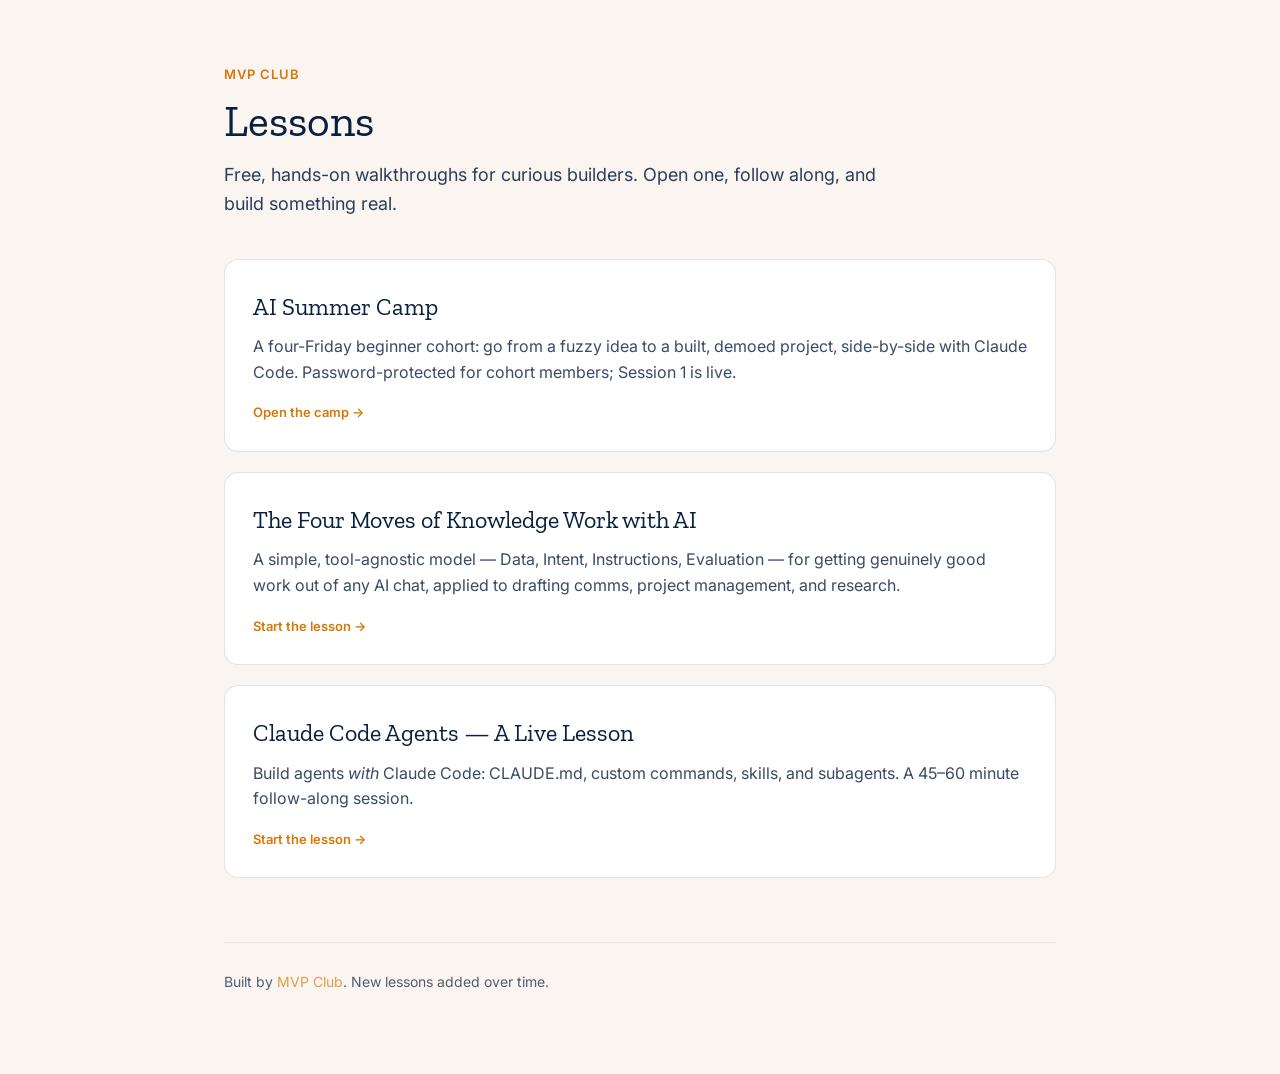
<file: index.html>
<!DOCTYPE html>
<html lang="en">
<head>
  <meta charset="UTF-8">
  <meta name="viewport" content="width=device-width, initial-scale=1.0">
  <title>MVP Club — Lessons</title>
  <meta name="description" content="Free, hands-on lessons from MVP Club on building with AI.">
  <link rel="preconnect" href="https://fonts.googleapis.com">
  <link rel="preconnect" href="https://fonts.gstatic.com" crossorigin>
  <link href="https://fonts.googleapis.com/css2?family=Zilla+Slab:wght@400&family=Inter:wght@400;500;600&display=swap" rel="stylesheet">
  <style>
    :root {
      --warm-stone: #faf5f0;
      --navy: #081f3f;
      --amber: #d97706;
      --golden: #fbbf24;
      --golden-soft: #fef3c7;
      --card-bg: #ffffff;
      --border-subtle: rgba(8, 31, 63, 0.12);
    }
    * { box-sizing: border-box; }
    body {
      margin: 0;
      background: var(--warm-stone);
      color: var(--navy);
      font-family: 'Inter', system-ui, -apple-system, sans-serif;
      font-size: 16px;
      line-height: 1.6;
      -webkit-font-smoothing: antialiased;
    }
    .wrap { max-width: 880px; margin: 0 auto; padding: 64px 24px 80px; }
    header { margin-bottom: 8px; }
    .eyebrow {
      font-size: 13px; font-weight: 600; letter-spacing: 0.08em;
      text-transform: uppercase; color: var(--amber); margin: 0 0 12px;
    }
    h1 {
      font-family: 'Zilla Slab', serif; font-weight: 400;
      font-size: 44px; line-height: 1.1; margin: 0 0 16px;
    }
    .lede { font-size: 18px; max-width: 60ch; margin: 0; opacity: 0.85; }
    .lessons { display: grid; gap: 20px; margin-top: 40px; }
    .lesson-card {
      display: block; text-decoration: none; color: inherit;
      background: var(--card-bg); border: 1px solid var(--border-subtle);
      border-radius: 14px; padding: 28px 28px 26px;
      transition: transform 0.15s, box-shadow 0.15s, border-color 0.15s;
    }
    .lesson-card:hover {
      transform: translateY(-2px);
      box-shadow: 0 12px 28px rgba(8, 31, 63, 0.10);
      border-color: var(--amber);
    }
    .lesson-card h2 {
      font-family: 'Zilla Slab', serif; font-weight: 400;
      font-size: 24px; margin: 0 0 8px;
    }
    .lesson-card p { margin: 0 0 14px; opacity: 0.8; }
    .meta {
      font-size: 13px; font-weight: 600; color: var(--amber);
      display: inline-flex; align-items: center; gap: 6px;
    }
    footer {
      margin-top: 64px; padding-top: 28px;
      border-top: 1px solid var(--border-subtle);
      font-size: 14px; opacity: 0.7;
    }
    footer a { color: var(--amber); text-decoration: none; }
    footer a:hover { text-decoration: underline; }
    @media (max-width: 600px) {
      h1 { font-size: 34px; }
      .wrap { padding: 44px 20px 64px; }
    }
  </style>
</head>
<body>
  <div class="wrap">
    <header>
      <p class="eyebrow">MVP Club</p>
      <h1>Lessons</h1>
      <p class="lede">Free, hands-on walkthroughs for curious builders. Open one, follow along, and build something real.</p>
    </header>

    <main class="lessons">
      <a class="lesson-card" href="summer-camp/">
        <h2>AI Summer Camp</h2>
        <p>A four-Friday beginner cohort: go from a fuzzy idea to a built, demoed project, side-by-side with Claude Code. Password-protected for cohort members; Session 1 is live.</p>
        <span class="meta">Open the camp →</span>
      </a>
      <a class="lesson-card" href="knowledge-work-with-ai/">
        <h2>The Four Moves of Knowledge Work with AI</h2>
        <p>A simple, tool-agnostic model — Data, Intent, Instructions, Evaluation — for getting genuinely good work out of any AI chat, applied to drafting comms, project management, and research.</p>
        <span class="meta">Start the lesson →</span>
      </a>
      <a class="lesson-card" href="claude-code-agents/">
        <h2>Claude Code Agents — A Live Lesson</h2>
        <p>Build agents <em>with</em> Claude Code: CLAUDE.md, custom commands, skills, and subagents. A 45–60 minute follow-along session.</p>
        <span class="meta">Start the lesson →</span>
      </a>
    </main>

    <footer>
      Built by <a href="https://mvpclub.ai?utm_source=lessons&utm_medium=referral&utm_campaign=learning-hub&utm_content=company">MVP Club</a>. New lessons added over time.
    </footer>
  </div>
</body>
</html>
</file>
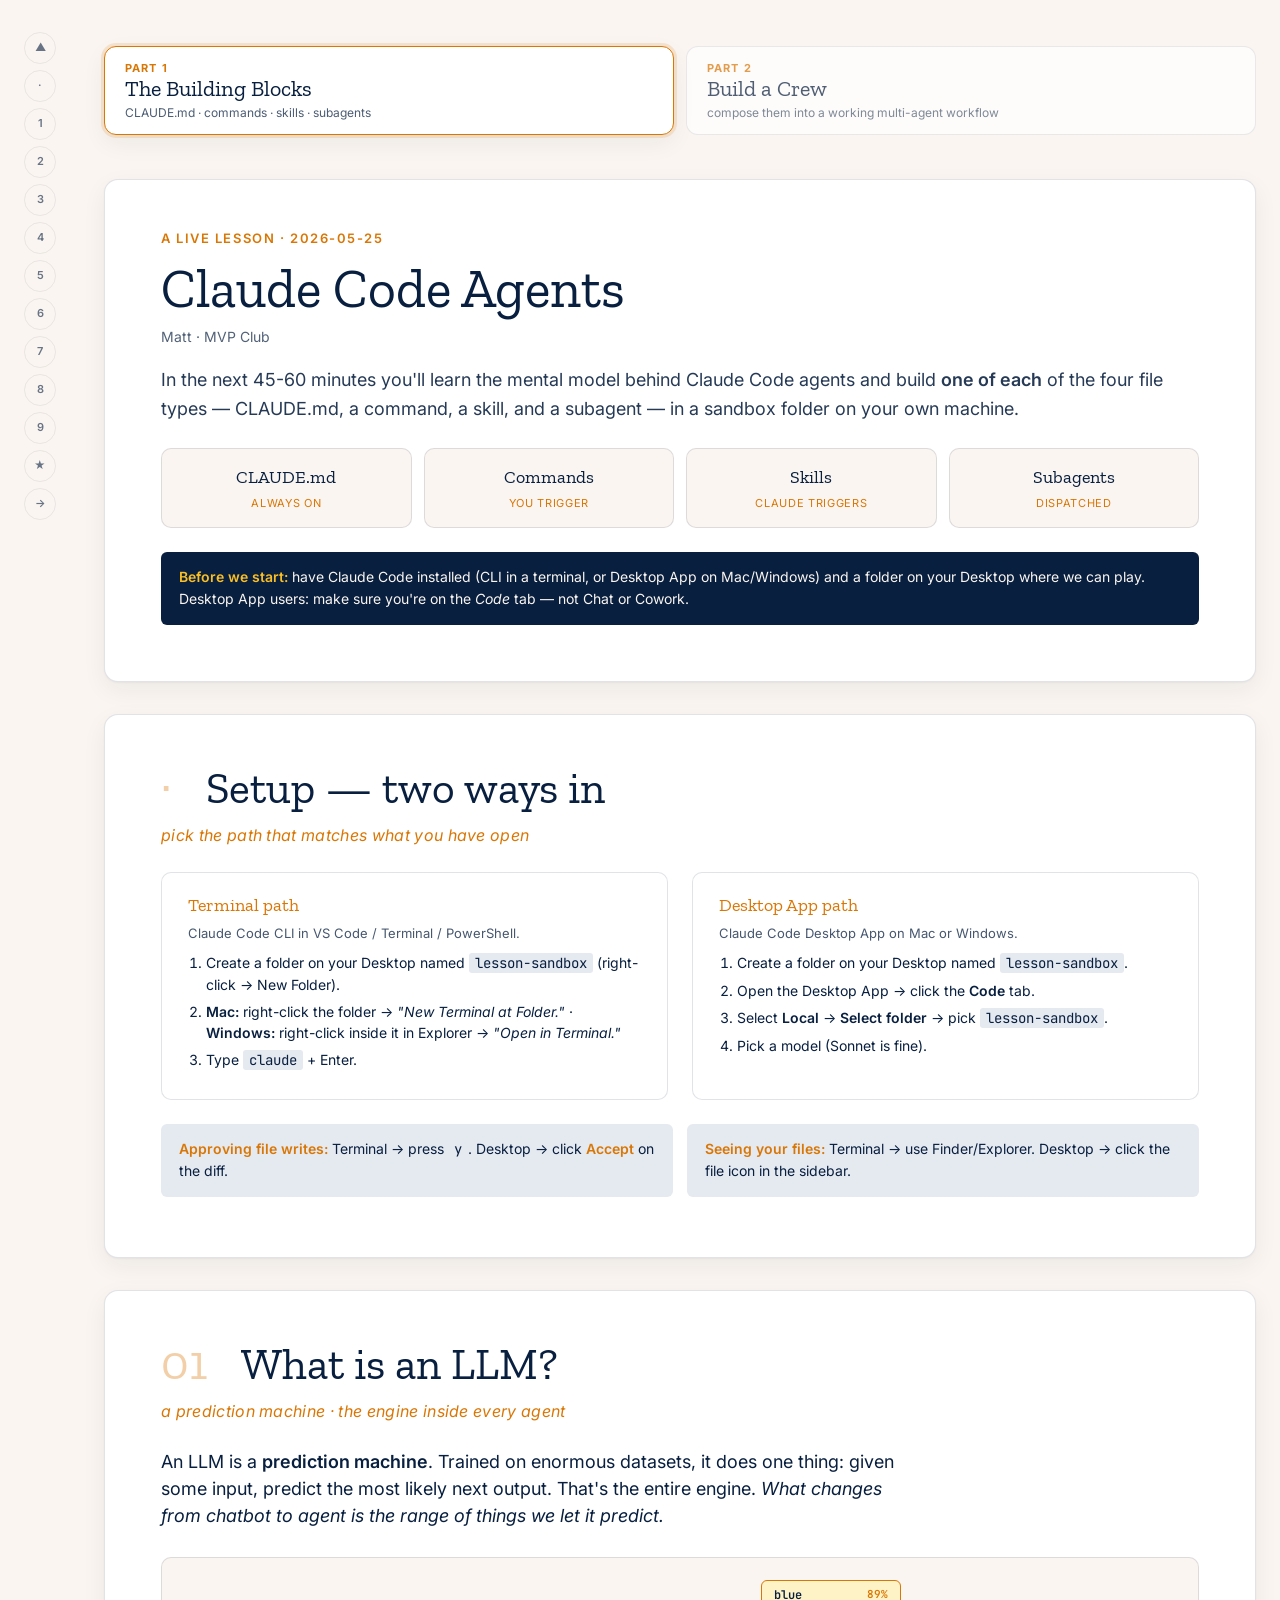
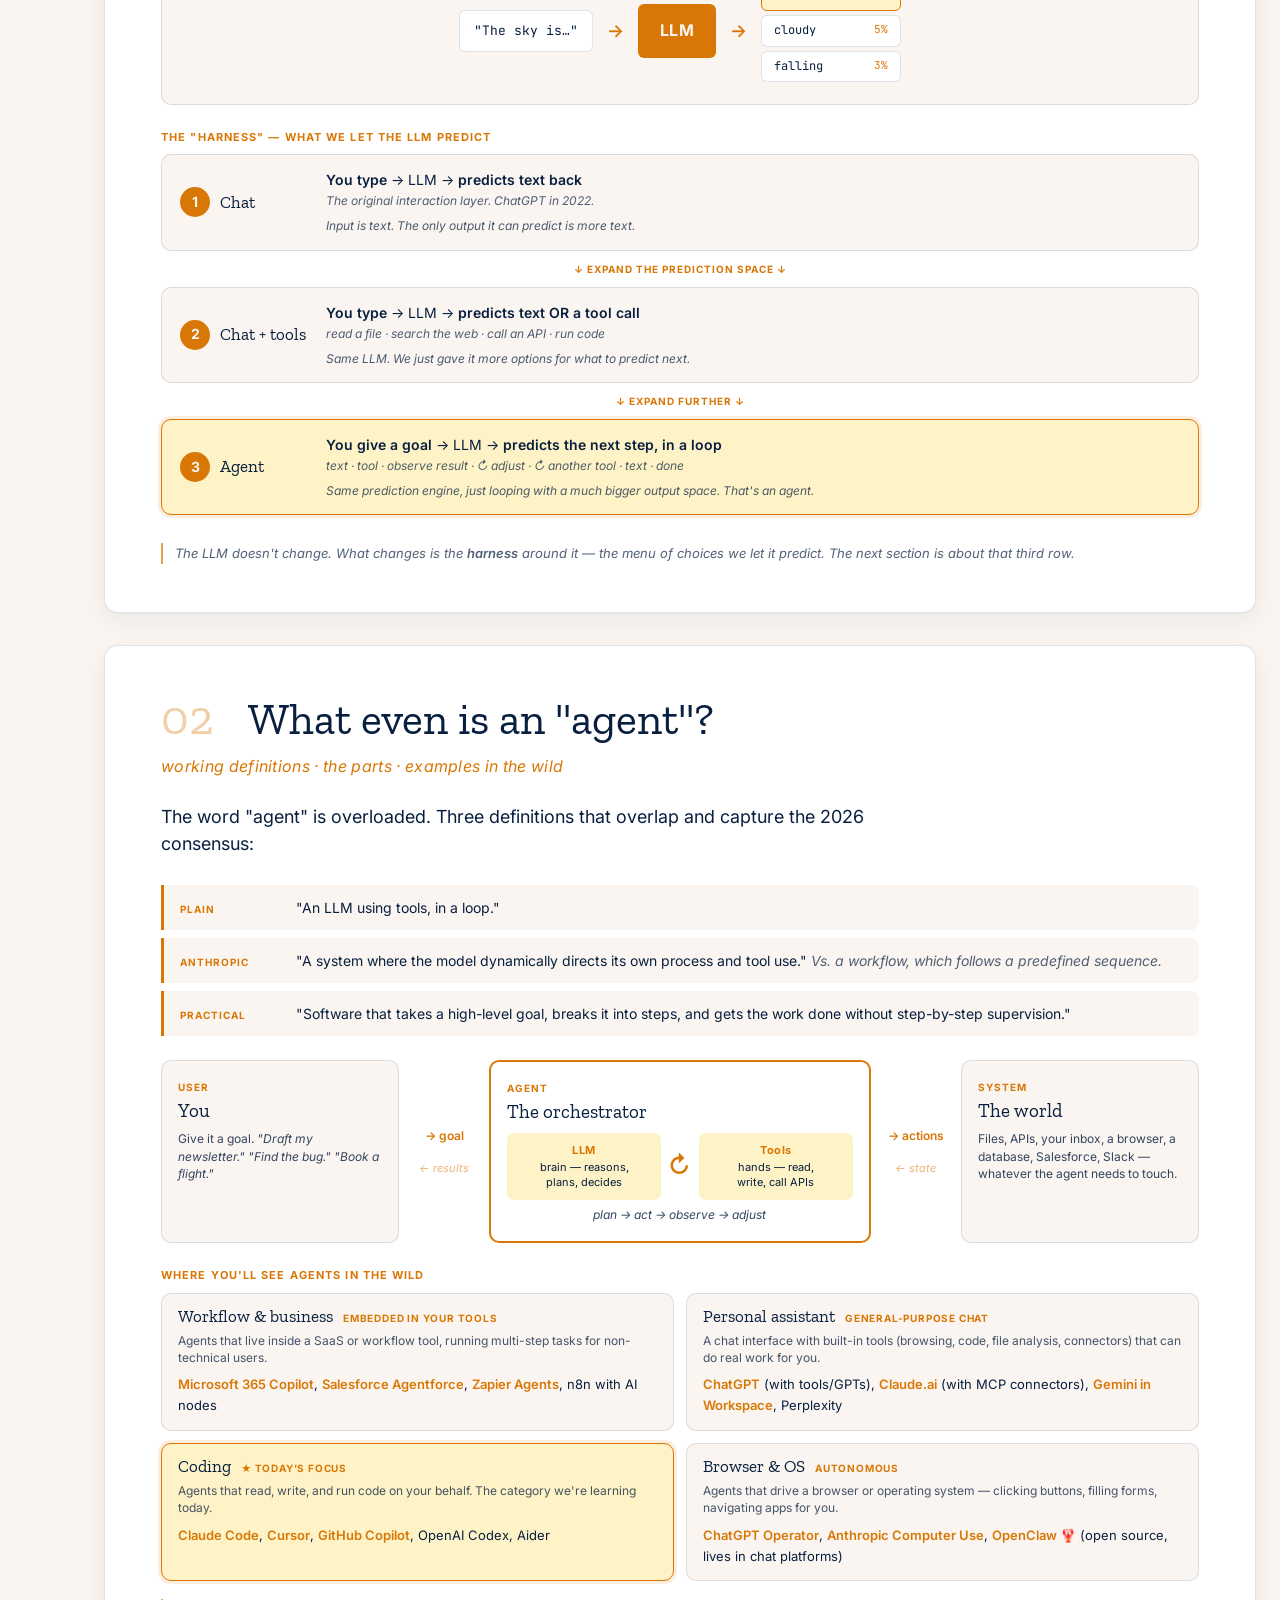
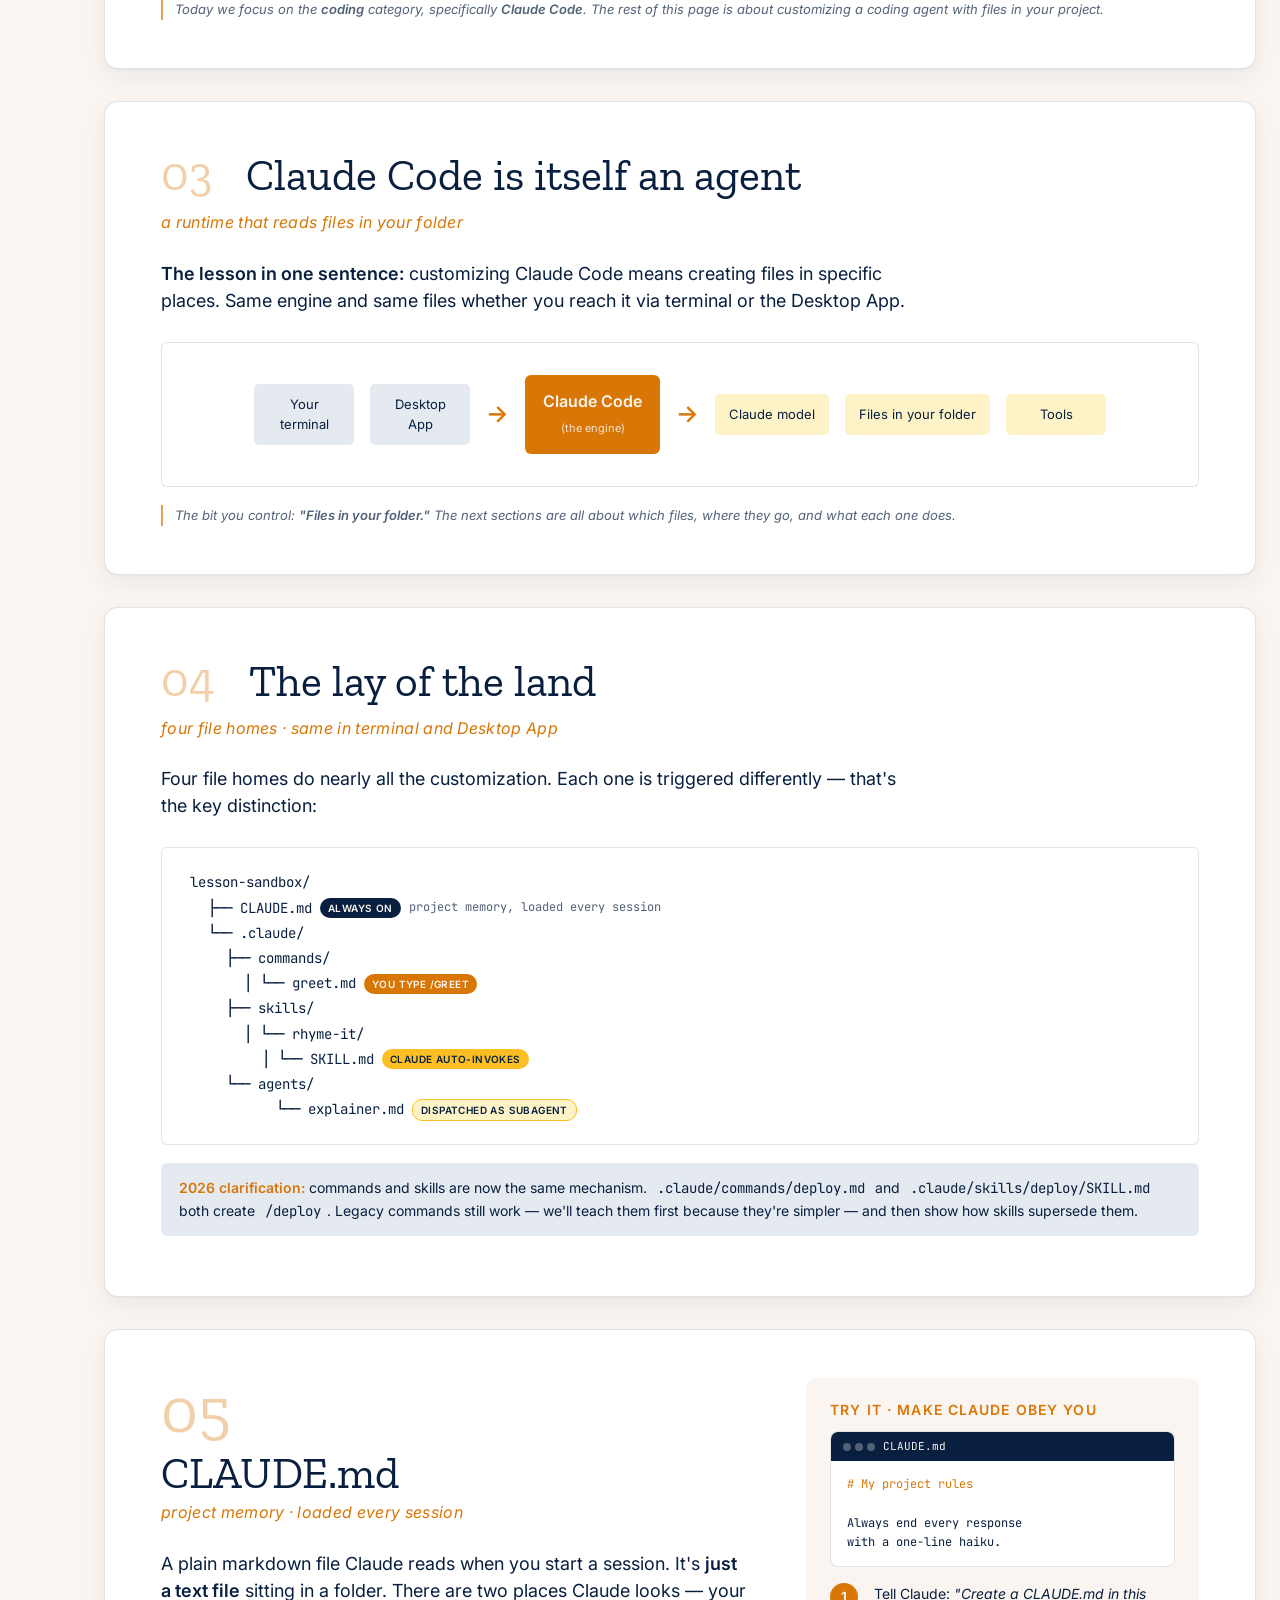
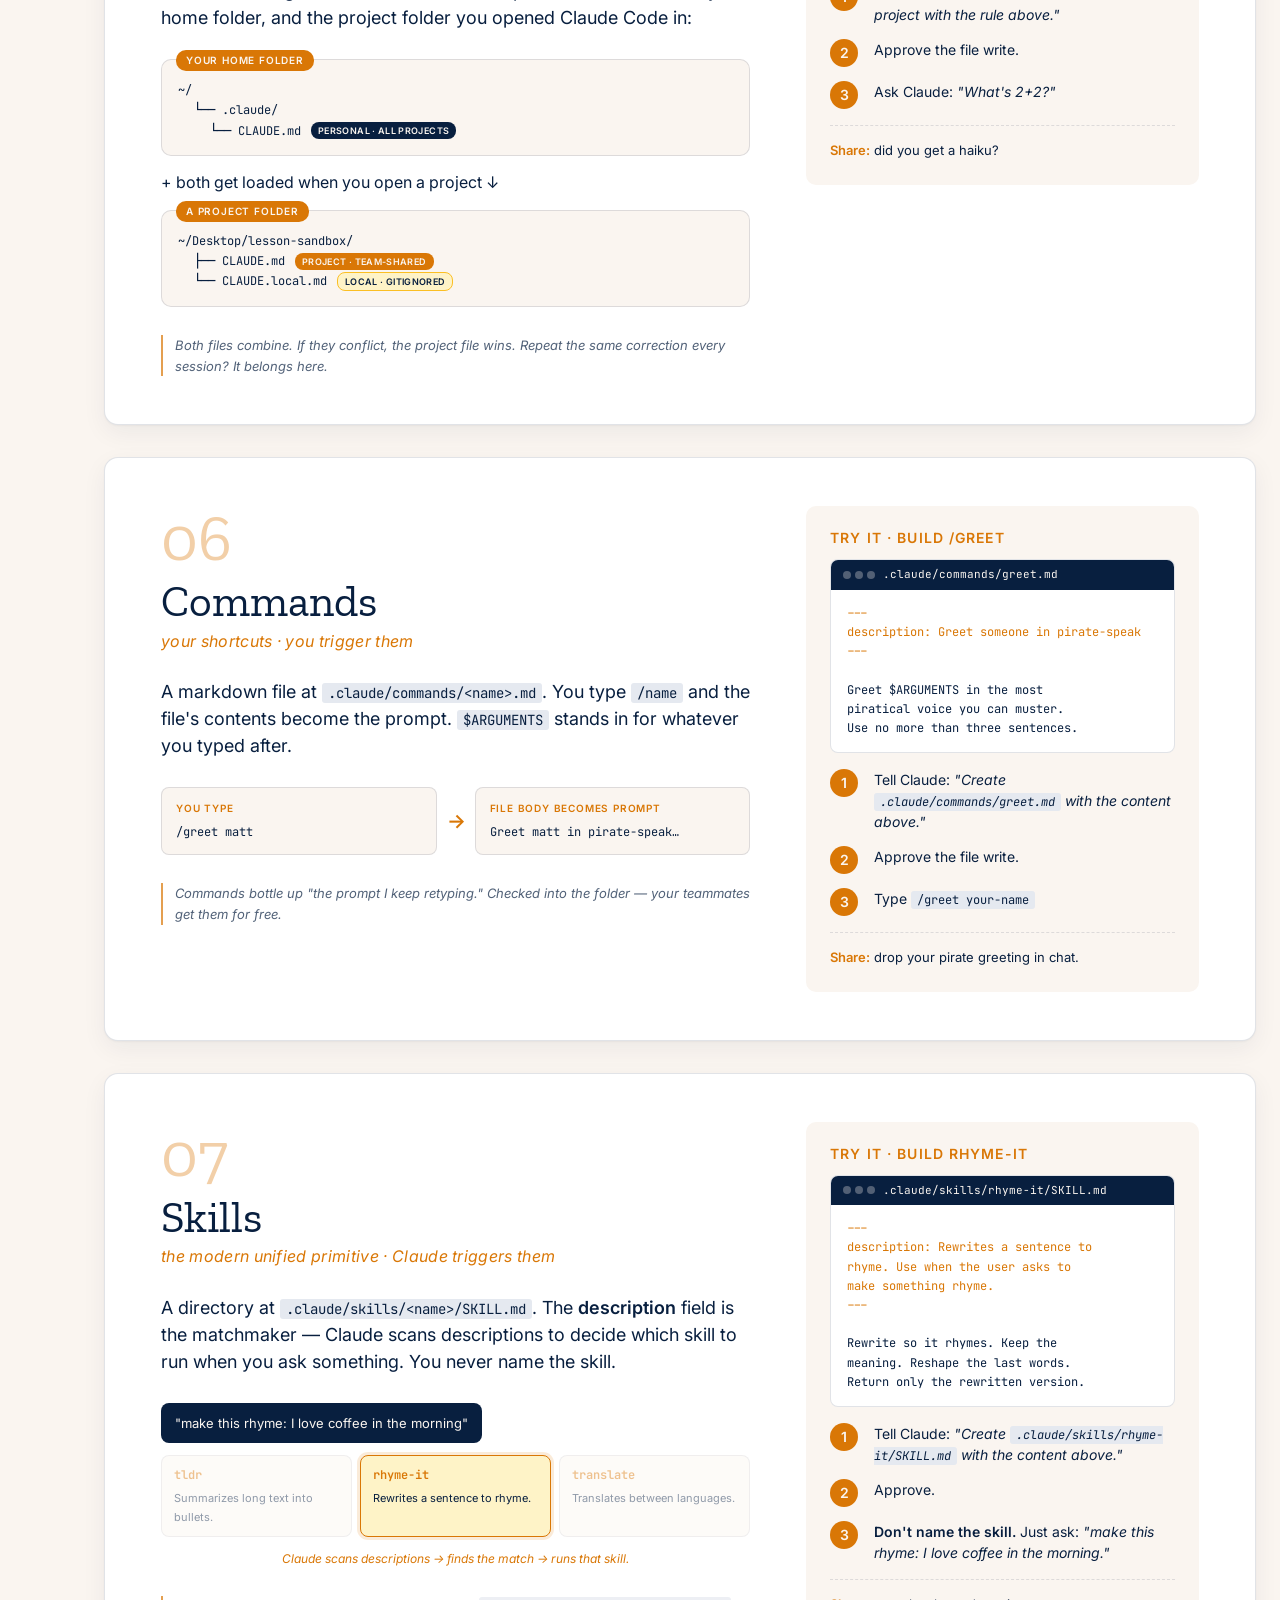
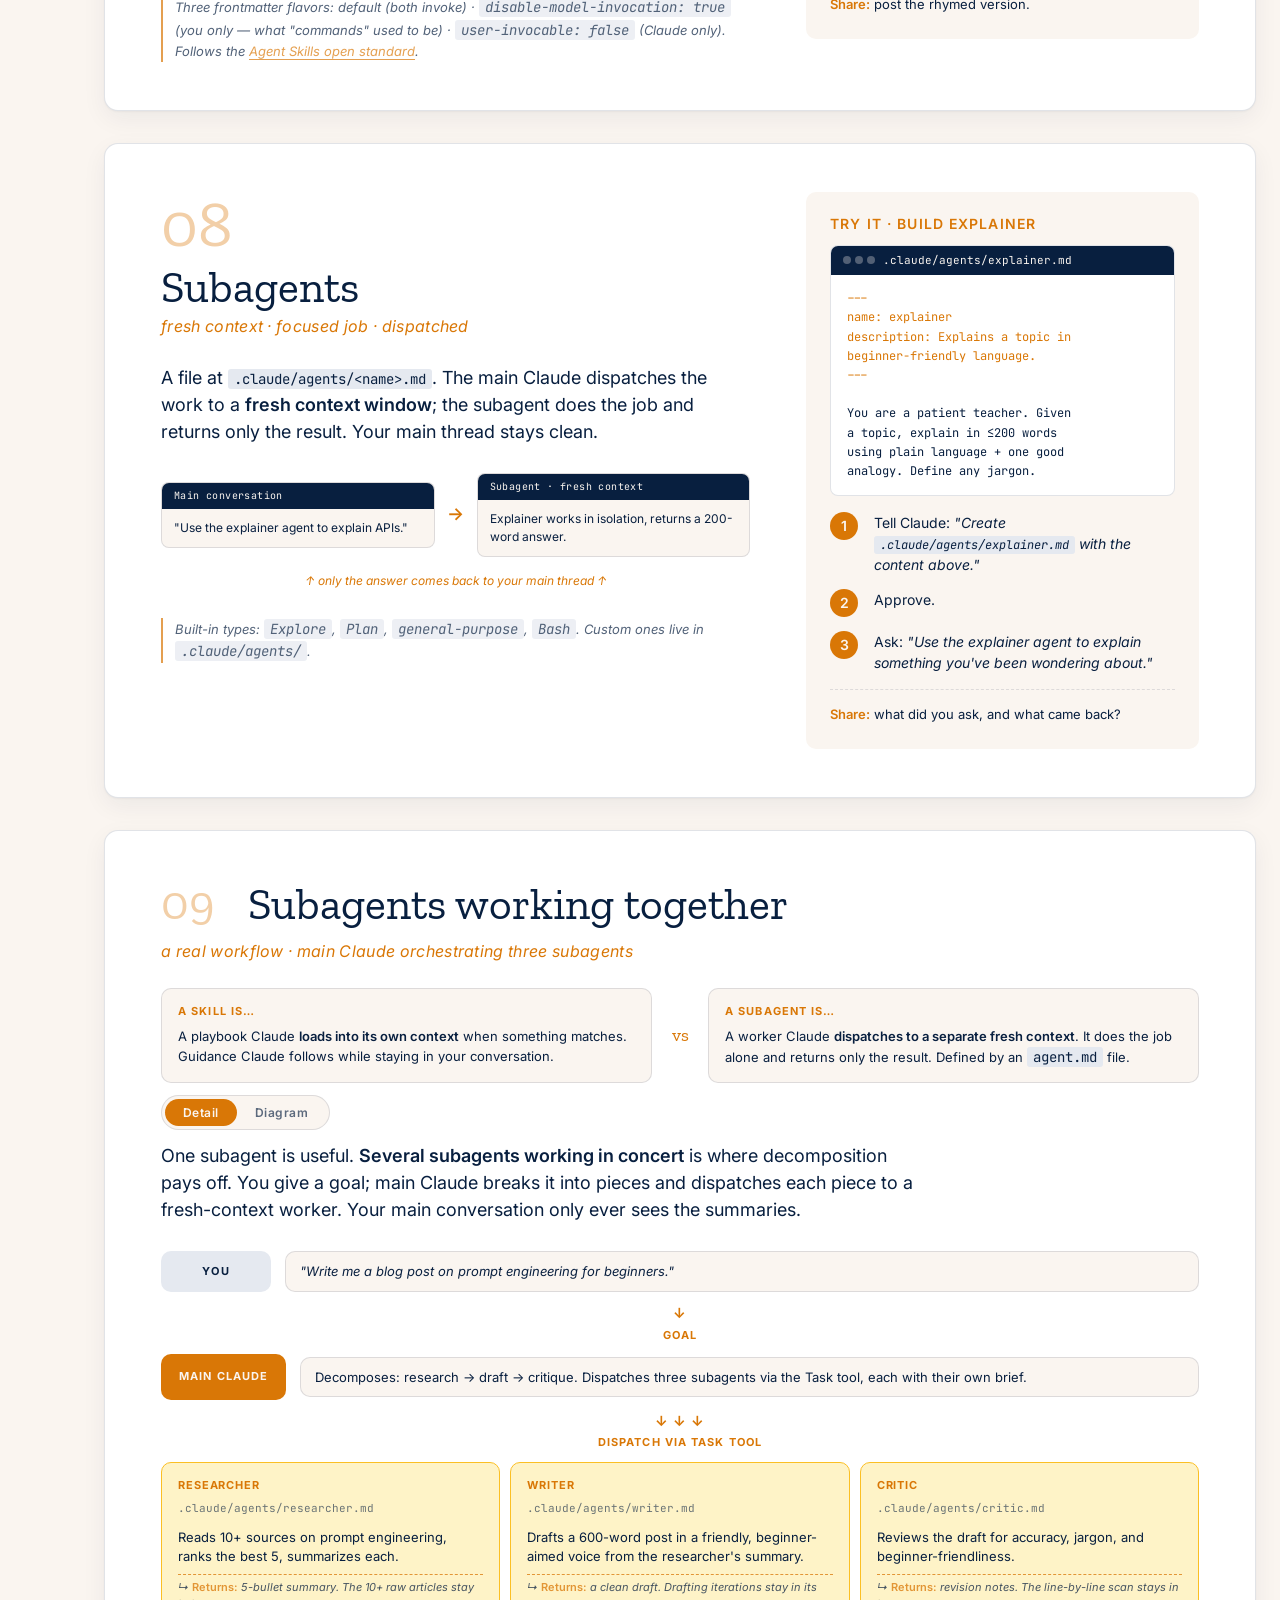
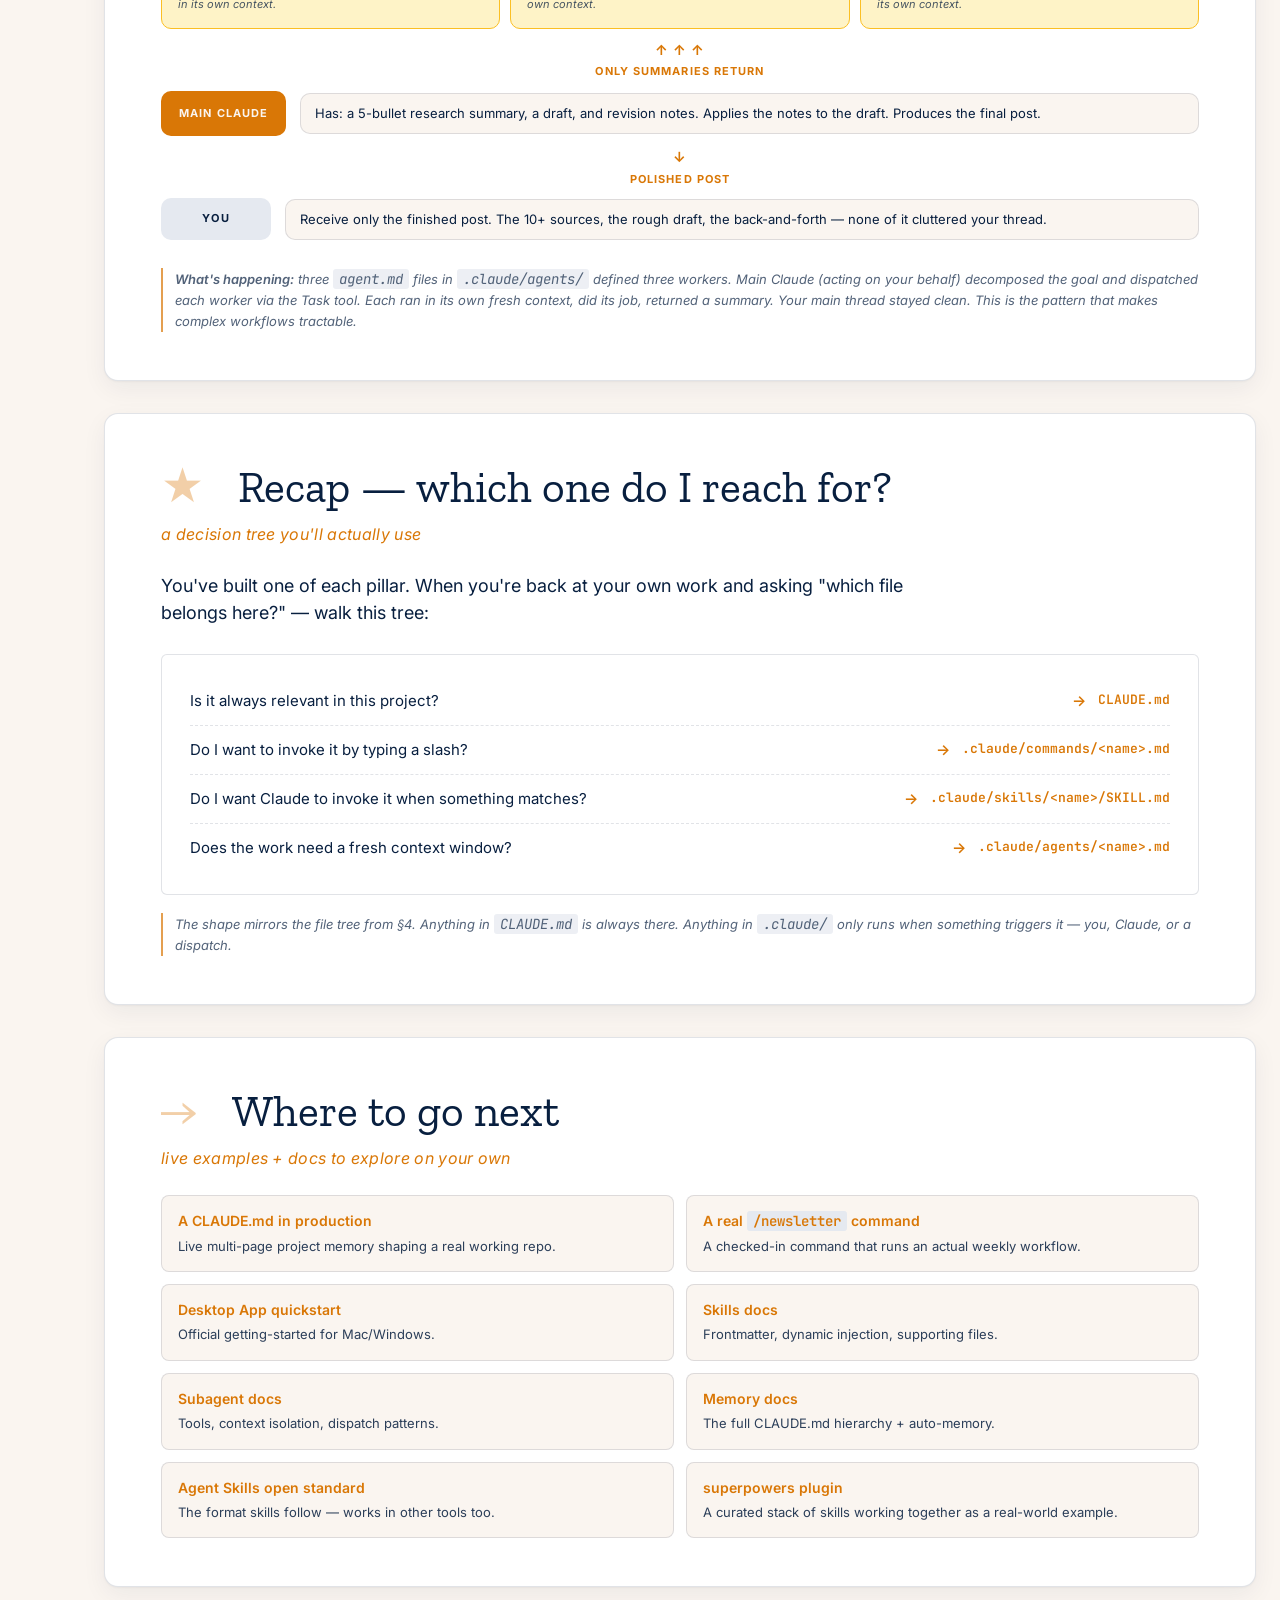
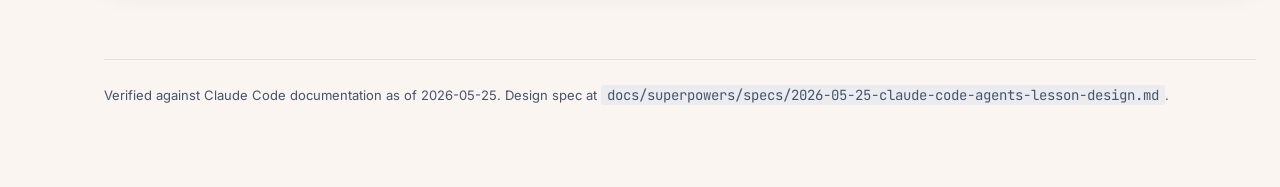
<file: claude-code-agents/index.html>
<!DOCTYPE html>
<html lang="en">
<head>
  <meta charset="UTF-8">
  <meta name="viewport" content="width=device-width, initial-scale=1.0">
  <title>Claude Code Agents — A Live Lesson</title>
  <link rel="preconnect" href="https://fonts.googleapis.com">
  <link rel="preconnect" href="https://fonts.gstatic.com" crossorigin>
  <link href="https://fonts.googleapis.com/css2?family=Zilla+Slab:wght@400&family=Inter:wght@400;500;600&family=JetBrains+Mono:wght@400&display=swap" rel="stylesheet">
  <style>
    :root {
      --warm-stone: #faf5f0;
      --navy: #081f3f;
      --navy-soft: #e5e9f0;
      --amber: #d97706;
      --golden: #fbbf24;
      --golden-soft: #fef3c7;
      --card-bg: #ffffff;
      --border-subtle: rgba(8, 31, 63, 0.12);
    }
    * { box-sizing: border-box; }
    body {
      margin: 0;
      background: var(--warm-stone);
      color: var(--navy);
      font-family: 'Inter', system-ui, -apple-system, sans-serif;
      font-size: 16px;
      line-height: 1.6;
      -webkit-font-smoothing: antialiased;
    }
    html { scroll-snap-type: y proximity; scroll-behavior: smooth; }
    .layout {
      display: grid;
      grid-template-columns: 56px 1fr;
      max-width: 1320px;
      margin: 0 auto;
      gap: 24px;
      padding: 32px 24px 64px;
    }
    .toc {
      position: sticky;
      top: 24px;
      align-self: start;
      font-size: 12px;
    }
    .toc ol { list-style: none; padding: 0; margin: 0; display: flex; flex-direction: column; gap: 6px; }
    .toc li { margin: 0; }
    .toc a {
      display: flex;
      align-items: center;
      justify-content: center;
      width: 32px;
      height: 32px;
      border-radius: 50%;
      color: var(--navy);
      background: transparent;
      border: 1px solid var(--border-subtle);
      text-decoration: none;
      font-family: 'Inter', sans-serif;
      font-weight: 600;
      font-size: 11px;
      opacity: 0.6;
      position: relative;
      transition: opacity 0.15s, background 0.15s, color 0.15s, border-color 0.15s;
    }
    .toc a:hover {
      opacity: 1;
      background: var(--amber);
      color: var(--warm-stone);
      border-color: var(--amber);
    }
    .toc a::after {
      content: attr(data-label);
      position: absolute;
      left: calc(100% + 10px);
      top: 50%;
      transform: translateY(-50%);
      background: var(--navy);
      color: var(--warm-stone);
      padding: 4px 10px;
      border-radius: 4px;
      font-size: 11px;
      font-weight: 500;
      white-space: nowrap;
      opacity: 0;
      pointer-events: none;
      transition: opacity 0.15s;
    }
    .toc a:hover::after { opacity: 1; }
    .content { min-width: 0; }
    .content > section, .content > .hero, .content > .footer { scroll-snap-align: start; }
    h1, h2, h3 {
      font-family: 'Zilla Slab', Georgia, serif;
      font-weight: 400;
      color: var(--navy);
      line-height: 1.2;
    }
    h1 { font-size: 40px; margin: 0 0 8px; }
    h2 {
      font-size: 28px;
      margin: 56px 0 14px;
      padding-bottom: 8px;
      border-bottom: 2px solid var(--amber);
    }
    h3 { font-size: 18px; margin: 24px 0 8px; }
    p { margin: 0 0 16px; }
    strong { font-weight: 600; }
    a { color: var(--amber); text-decoration: underline; text-underline-offset: 3px; }
    code, pre, .mono { font-family: 'JetBrains Mono', 'Consolas', monospace; font-size: 14px; }
    code { background: var(--navy-soft); padding: 1px 6px; border-radius: 3px; }
    pre {
      background: var(--navy);
      color: var(--warm-stone);
      padding: 16px 20px;
      border-radius: 6px;
      overflow-x: auto;
      position: relative;
      margin: 12px 0;
    }
    pre code { background: none; padding: 0; color: inherit; font-size: 13px; }
    .copy-btn {
      position: absolute;
      top: 8px;
      right: 8px;
      background: var(--amber);
      color: var(--warm-stone);
      border: none;
      padding: 4px 10px;
      border-radius: 4px;
      font-size: 11px;
      cursor: pointer;
      font-family: inherit;
      letter-spacing: 0.04em;
      text-transform: uppercase;
    }
    .copy-btn:hover { background: var(--golden); color: var(--navy); }
    .copy-btn.copied { background: var(--golden); color: var(--navy); }
    .try-it {
      background: var(--golden-soft);
      border-left: 4px solid var(--golden);
      padding: 18px 22px;
      margin: 20px 0;
      border-radius: 0 6px 6px 0;
    }
    .try-it h3 { margin-top: 0; color: var(--navy); }
    .try-it ol { padding-left: 22px; margin: 8px 0 0; }
    .try-it ol li { margin: 6px 0; }
    .why-it-matters {
      font-size: 14px;
      color: var(--navy);
      opacity: 0.88;
      border-left: 3px solid var(--amber);
      padding: 10px 18px;
      margin: 16px 0;
    }
    .why-it-matters strong { color: var(--amber); }
    .heads-up {
      background: var(--navy-soft);
      padding: 12px 16px;
      border-radius: 6px;
      font-size: 14px;
      margin: 12px 0;
    }
    .heads-up strong { color: var(--amber); }
    .prereq {
      background: var(--navy);
      color: var(--warm-stone);
      padding: 14px 18px;
      border-radius: 6px;
      font-size: 14px;
      margin: 20px 0 8px;
    }
    .prereq strong { color: var(--golden); }
    .hero { margin-bottom: 32px; }
    .hero .kicker {
      color: var(--amber);
      font-size: 13px;
      margin-bottom: 12px;
      letter-spacing: 0.12em;
      text-transform: uppercase;
      font-weight: 600;
    }
    .hero .outcome { font-size: 18px; color: var(--navy); opacity: 0.88; }
    .hero .byline { font-size: 14px; opacity: 0.7; margin: 8px 0 16px; }
    .footer {
      margin-top: 72px;
      padding-top: 24px;
      border-top: 1px solid var(--border-subtle);
      font-size: 13px;
      opacity: 0.75;
    }
    .setup-paths {
      display: grid;
      grid-template-columns: 1fr 1fr;
      gap: 16px;
      margin: 16px 0;
    }
    .setup-paths .path {
      background: var(--card-bg);
      border: 1px solid var(--border-subtle);
      border-radius: 6px;
      padding: 16px 18px;
    }
    .setup-paths .path h3 { margin-top: 0; color: var(--amber); font-size: 16px; }
    .setup-paths .path ol { padding-left: 18px; margin: 0; font-size: 14px; line-height: 1.5; }
    .setup-paths .path ol li { margin: 6px 0; }
    .landscape {
      display: grid;
      grid-template-columns: repeat(5, 1fr);
      gap: 10px;
      margin: 16px 0;
    }
    .landscape .card {
      background: var(--card-bg);
      border: 1px solid var(--border-subtle);
      border-radius: 6px;
      padding: 12px;
      font-size: 12px;
    }
    .landscape .card .name {
      font-family: 'Zilla Slab', Georgia, serif;
      font-size: 15px;
      color: var(--navy);
      margin-bottom: 4px;
      line-height: 1.1;
    }
    .landscape .card .where {
      color: var(--amber);
      font-size: 11px;
      text-transform: uppercase;
      letter-spacing: 0.06em;
      margin-bottom: 6px;
    }
    .landscape .card .desc { font-size: 12px; line-height: 1.4; opacity: 0.85; }
    .file-tree {
      background: var(--card-bg);
      border: 1px solid var(--border-subtle);
      border-radius: 6px;
      padding: 18px 22px;
      font-family: 'JetBrains Mono', monospace;
      font-size: 13px;
      line-height: 1.8;
      margin: 16px 0;
      overflow-x: auto;
    }
    .file-tree .row { white-space: nowrap; }
    .file-tree .row { display: flex; align-items: center; gap: 8px; }
    .file-tree .badge {
      font-size: 10px;
      padding: 1px 8px;
      border-radius: 10px;
      text-transform: uppercase;
      letter-spacing: 0.04em;
      font-family: 'Inter', sans-serif;
      font-weight: 600;
      white-space: nowrap;
    }
    .badge-always { background: var(--navy); color: var(--warm-stone); }
    .badge-user { background: var(--amber); color: var(--warm-stone); }
    .badge-claude { background: var(--golden); color: var(--navy); }
    .badge-dispatched { background: var(--golden-soft); color: var(--navy); border: 1px solid var(--golden); }
    .runtime-diagram {
      display: flex;
      align-items: center;
      justify-content: center;
      gap: 16px;
      flex-wrap: wrap;
      background: var(--card-bg);
      border: 1px solid var(--border-subtle);
      border-radius: 6px;
      padding: 18px;
      margin: 16px 0;
    }
    .runtime-diagram .surface {
      background: var(--navy-soft);
      padding: 10px 14px;
      border-radius: 5px;
      font-size: 13px;
      text-align: center;
      min-width: 100px;
    }
    .runtime-diagram .engine {
      background: var(--amber);
      color: var(--warm-stone);
      padding: 14px 18px;
      border-radius: 6px;
      font-weight: 600;
      text-align: center;
    }
    .runtime-diagram .target {
      background: var(--golden-soft);
      padding: 10px 14px;
      border-radius: 5px;
      font-size: 13px;
      text-align: center;
      min-width: 100px;
    }
    .runtime-diagram .arrow { color: var(--amber); font-size: 24px; font-weight: 600; }
    .decision-tree {
      background: var(--card-bg);
      border: 1px solid var(--border-subtle);
      border-radius: 6px;
      padding: 18px 22px;
      margin: 16px 0;
    }
    .decision-tree .branch {
      display: flex;
      align-items: center;
      gap: 12px;
      padding: 8px 0;
      border-bottom: 1px dashed var(--border-subtle);
      font-size: 14px;
    }
    .decision-tree .branch:last-child { border-bottom: none; }
    .decision-tree .branch .q { flex: 1; }
    .decision-tree .branch .arrow { color: var(--amber); font-weight: 600; }
    .decision-tree .branch .a { color: var(--amber); font-family: 'JetBrains Mono', monospace; font-size: 13px; font-weight: 600; }
    @media (max-width: 820px) {
      .layout { grid-template-columns: 1fr; }
      .toc { position: static; }
      .setup-paths { grid-template-columns: 1fr; }
      .landscape { grid-template-columns: repeat(2, 1fr); }
    }

    /* ===== NEW: Card-section pattern (prototyped on §4) ===== */
    .section-card {
      background: var(--card-bg);
      border: 1px solid var(--border-subtle);
      border-radius: 14px;
      padding: 48px 56px;
      margin: 32px 0;
      box-shadow: 0 1px 2px rgba(8,31,63,0.04), 0 8px 24px rgba(8,31,63,0.06);
      scroll-margin-top: 24px;
    }
    .section-card .card-grid {
      display: grid;
      grid-template-columns: 3fr 2fr;
      gap: 56px;
      align-items: start;
    }
    .section-card .card-grid > * { min-width: 0; }
    .section-card .section-num {
      font-family: 'Zilla Slab', Georgia, serif;
      font-size: 64px;
      color: var(--amber);
      line-height: 1;
      opacity: 0.35;
      margin-bottom: 8px;
    }
    .section-card .section-title {
      font-family: 'Zilla Slab', Georgia, serif;
      font-size: 44px;
      line-height: 1.05;
      margin: 0 0 4px;
      border: none;
      padding: 0;
    }
    .section-card .section-subtitle {
      font-style: italic;
      color: var(--amber);
      font-size: 16px;
      margin-bottom: 24px;
      letter-spacing: 0.02em;
    }
    .section-card .lede {
      font-size: 18px;
      line-height: 1.5;
      margin: 0 0 28px;
      color: var(--navy);
    }
    .section-card .card-right {
      background: var(--warm-stone);
      border-radius: 10px;
      padding: 24px;
    }
    .section-card .card-right h3 {
      margin: 0 0 12px;
      font-size: 14px;
      color: var(--amber);
      text-transform: uppercase;
      letter-spacing: 0.08em;
      font-family: 'Inter', sans-serif;
      font-weight: 600;
    }
    .section-card .card-right pre {
      margin: 0 0 16px;
      font-size: 12px;
      padding: 12px 14px;
    }
    .section-card .footnote {
      margin-top: 28px;
      font-size: 13px;
      font-style: italic;
      opacity: 0.7;
      border-left: 2px solid var(--amber);
      padding-left: 12px;
    }
    /* Filesystem mental-model visual (used in §4) */
    .fs-view {
      display: grid;
      grid-template-columns: 1fr;
      gap: 14px;
      margin: 0 0 14px;
    }
    .fs-zone {
      background: var(--warm-stone);
      border: 1px solid var(--border-subtle);
      border-radius: 10px;
      padding: 14px 16px;
      font-family: 'JetBrains Mono', monospace;
      font-size: 12px;
      line-height: 1.7;
      position: relative;
    }
    .fs-zone .zone-label {
      position: absolute;
      top: -10px;
      left: 14px;
      background: var(--amber);
      color: var(--warm-stone);
      padding: 2px 10px;
      border-radius: 10px;
      font-family: 'Inter', sans-serif;
      font-size: 10px;
      letter-spacing: 0.08em;
      text-transform: uppercase;
      font-weight: 600;
    }
    .fs-zone .fs-row { display: flex; align-items: center; gap: 10px; }
    .fs-zone .fs-row .badge {
      font-size: 9px;
      padding: 1px 7px;
      border-radius: 8px;
      text-transform: uppercase;
      letter-spacing: 0.04em;
      font-family: 'Inter', sans-serif;
      font-weight: 600;
      white-space: nowrap;
    }
    .fs-zone .fs-row .badge.personal { background: var(--navy); color: var(--warm-stone); }
    .fs-zone .fs-row .badge.project { background: var(--amber); color: var(--warm-stone); }
    .fs-zone .fs-row .badge.local { background: var(--golden-soft); color: var(--navy); border: 1px solid var(--golden); }
    .fs-zone .fs-row.dim { opacity: 0.4; }
    .fs-zone .arrow-merge {
      color: var(--amber);
      font-size: 11px;
      letter-spacing: 0.08em;
      text-transform: uppercase;
      font-family: 'Inter', sans-serif;
      font-weight: 600;
      text-align: center;
      margin: 6px 0;
    }
    /* Mock file panel (looks like a text-file window) */
    .mock-file {
      background: var(--card-bg);
      border: 1px solid var(--border-subtle);
      border-radius: 8px;
      overflow: hidden;
      margin: 0 0 16px;
    }
    .mock-file .file-bar {
      background: var(--navy);
      color: var(--warm-stone);
      padding: 6px 12px;
      font-family: 'JetBrains Mono', monospace;
      font-size: 11px;
      display: flex;
      align-items: center;
      gap: 8px;
    }
    .mock-file .file-bar .dots { display: flex; gap: 4px; }
    .mock-file .file-bar .dots span { width: 8px; height: 8px; border-radius: 50%; background: rgba(250,245,240,0.3); }
    .mock-file .file-body {
      padding: 14px 16px;
      font-family: 'JetBrains Mono', monospace;
      font-size: 12px;
      line-height: 1.6;
      color: var(--navy);
      white-space: pre-wrap;
    }
    .mock-file .file-body .comment { color: var(--amber); }
    /* Numbered step-flow (used in §4 right column) */
    .step-flow { display: flex; flex-direction: column; gap: 14px; }
    .step-flow .step {
      display: grid;
      grid-template-columns: 32px 1fr;
      gap: 12px;
      align-items: start;
    }
    .step-flow .step .num {
      background: var(--amber);
      color: var(--warm-stone);
      width: 28px;
      height: 28px;
      border-radius: 50%;
      display: flex;
      align-items: center;
      justify-content: center;
      font-weight: 600;
      font-size: 14px;
      font-family: 'Inter', sans-serif;
    }
    .step-flow .step .body { font-size: 14px; line-height: 1.5; }
    .step-flow .step .body code { font-size: 12px; }
    .share-prompt {
      margin-top: 16px;
      padding-top: 14px;
      border-top: 1px dashed var(--border-subtle);
      font-size: 13px;
    }
    .share-prompt strong { color: var(--amber); }
    @media (max-width: 980px) {
      .section-card { padding: 32px 28px; }
      .section-card .card-grid { grid-template-columns: 1fr; gap: 32px; }
      .section-card .section-title { font-size: 34px; }
    }

    /* Solo (full-width inside) variant for showcase sections like §1, §2, §3, §8 */
    .section-card.solo .section-num {
      display: inline-block;
      margin-right: 16px;
      vertical-align: baseline;
      font-size: 48px;
    }
    .section-card.solo .section-title-row {
      display: flex;
      align-items: baseline;
      gap: 18px;
      flex-wrap: wrap;
      margin-bottom: 4px;
    }
    .section-card.solo .section-title { margin: 0; }
    .section-card.solo .lede { max-width: 760px; }

    /* Larger versions of existing diagrams for use inside cards */
    .section-card .landscape { grid-template-columns: repeat(5, 1fr); gap: 14px; margin: 24px 0 8px; }
    .section-card .landscape .card { padding: 16px; }
    .section-card .landscape .card .name { font-size: 17px; }
    .section-card .landscape .card .desc { font-size: 13px; }
    .section-card .runtime-diagram { padding: 32px; margin: 24px 0 8px; }
    .section-card .file-tree { padding: 22px 28px; font-size: 14px; }
    .section-card .decision-tree { padding: 22px 28px; }
    .section-card .decision-tree .branch { font-size: 15px; padding: 12px 0; }

    /* Suggestion cards for "Where to go next" (non-interactive) */
    .link-grid {
      display: grid;
      grid-template-columns: repeat(2, 1fr);
      gap: 12px;
      margin: 16px 0 0;
    }
    .link-grid .lk-card {
      background: var(--warm-stone);
      border: 1px solid var(--border-subtle);
      border-radius: 8px;
      padding: 14px 16px;
      color: var(--navy);
      font-size: 14px;
    }
    .link-grid .lk-card .lk-title {
      display: block;
      color: var(--amber);
      font-weight: 600;
      margin-bottom: 2px;
    }
    .link-grid .lk-card .lk-desc {
      font-size: 13px;
      opacity: 0.85;
    }

    /* Setup paths look more substantial inside a card */
    .section-card .setup-paths { margin: 20px 0 12px; gap: 24px; }
    .section-card .setup-paths .path { padding: 22px 26px; border-radius: 10px; }
    .section-card .setup-paths .path h3 { font-size: 18px; margin-bottom: 6px; }
    .section-card .setup-paths .path ol { font-size: 14px; }
    .section-card .heads-up { padding: 14px 18px; }

    /* Skill-matchmaking visual (used in §6) */
    .skill-match {
      display: flex;
      flex-direction: column;
      gap: 12px;
      margin: 16px 0 8px;
    }
    .skill-match .request {
      background: var(--navy);
      color: var(--warm-stone);
      padding: 10px 14px;
      border-radius: 8px;
      font-size: 13px;
      align-self: flex-start;
      max-width: 90%;
    }
    .skill-match .skills-row {
      display: grid;
      grid-template-columns: repeat(3, 1fr);
      gap: 8px;
    }
    .skill-match .skill-tile {
      background: var(--warm-stone);
      border: 1px solid var(--border-subtle);
      border-radius: 8px;
      padding: 10px 12px;
      font-size: 12px;
      opacity: 0.45;
    }
    .skill-match .skill-tile.match {
      opacity: 1;
      border-color: var(--amber);
      background: var(--golden-soft);
      box-shadow: 0 0 0 3px rgba(217, 119, 6, 0.15);
    }
    .skill-match .skill-tile .name {
      font-family: 'JetBrains Mono', monospace;
      font-size: 12px;
      color: var(--amber);
      font-weight: 600;
      display: block;
      margin-bottom: 2px;
    }
    .skill-match .skill-tile .desc { font-size: 11px; line-height: 1.4; }
    .skill-match .match-caption {
      font-size: 12px;
      color: var(--amber);
      font-style: italic;
      align-self: center;
      text-align: center;
    }

    /* Command-flow visual (used in §5) */
    .cmd-flow {
      display: grid;
      grid-template-columns: 1fr 18px 1fr;
      gap: 10px;
      align-items: center;
      margin: 16px 0 8px;
    }
    .cmd-flow .box {
      background: var(--warm-stone);
      border: 1px solid var(--border-subtle);
      border-radius: 8px;
      padding: 12px 14px;
      font-size: 12px;
    }
    .cmd-flow .box .label {
      font-size: 10px;
      letter-spacing: 0.08em;
      text-transform: uppercase;
      color: var(--amber);
      font-weight: 600;
      margin-bottom: 6px;
      display: block;
    }
    .cmd-flow .box code {
      font-family: 'JetBrains Mono', monospace;
      background: transparent;
      padding: 0;
      font-size: 12px;
    }
    .cmd-flow .arrow { color: var(--amber); font-size: 20px; text-align: center; font-weight: 600; }

    /* Prediction box visual (used in §1 LLM) */
    .prediction-box {
      display: grid;
      grid-template-columns: auto auto auto auto auto;
      gap: 14px;
      align-items: center;
      justify-content: center;
      background: var(--warm-stone);
      border: 1px solid var(--border-subtle);
      border-radius: 10px;
      padding: 22px 24px;
      margin: 16px 0 8px;
    }
    .prediction-box .pred-input {
      font-family: 'JetBrains Mono', monospace;
      font-size: 13px;
      padding: 10px 14px;
      background: var(--card-bg);
      border: 1px solid var(--border-subtle);
      border-radius: 6px;
    }
    .prediction-box .pred-arrow {
      color: var(--amber);
      font-size: 18px;
      font-weight: 600;
    }
    .prediction-box .pred-engine {
      background: var(--amber);
      color: var(--warm-stone);
      padding: 14px 22px;
      border-radius: 6px;
      font-weight: 700;
      letter-spacing: 0.04em;
      font-family: 'Inter', sans-serif;
    }
    .prediction-box .pred-output {
      display: flex;
      flex-direction: column;
      gap: 4px;
    }
    .prediction-box .pred-choice {
      background: var(--card-bg);
      border: 1px solid var(--border-subtle);
      border-radius: 6px;
      padding: 5px 12px;
      font-size: 12px;
      display: flex;
      justify-content: space-between;
      gap: 14px;
      min-width: 140px;
      font-family: 'JetBrains Mono', monospace;
    }
    .prediction-box .pred-choice.top {
      border-color: var(--amber);
      background: var(--golden-soft);
      font-weight: 600;
    }
    .prediction-box .pred-choice .pct {
      color: var(--amber);
      font-size: 11px;
    }

    /* Harness progression (used in §1 LLM) */
    .harness-stack {
      display: grid;
      grid-template-columns: 1fr;
      gap: 6px;
      margin: 8px 0 16px;
    }
    .harness-row {
      background: var(--warm-stone);
      border: 1px solid var(--border-subtle);
      border-radius: 10px;
      padding: 14px 18px;
      display: grid;
      grid-template-columns: 130px 1fr;
      gap: 4px 16px;
      align-items: center;
    }
    .harness-row.focus {
      background: var(--golden-soft);
      border-color: var(--amber);
      box-shadow: 0 0 0 3px rgba(217, 119, 6, 0.12);
    }
    .harness-row .harness-label {
      grid-row: 1 / 3;
      display: flex;
      align-items: center;
      gap: 10px;
    }
    .harness-row .harness-label .hnum {
      background: var(--amber);
      color: var(--warm-stone);
      width: 30px;
      height: 30px;
      border-radius: 50%;
      display: flex;
      align-items: center;
      justify-content: center;
      font-weight: 700;
      font-family: 'Inter', sans-serif;
      font-size: 14px;
    }
    .harness-row .harness-label .hname {
      font-family: 'Zilla Slab', Georgia, serif;
      font-size: 17px;
      line-height: 1.1;
    }
    .harness-row .harness-flow {
      grid-column: 2;
      grid-row: 1;
      font-size: 14px;
      line-height: 1.5;
    }
    .harness-row .harness-flow .tools-list {
      display: block;
      font-size: 12px;
      opacity: 0.7;
      font-style: italic;
      margin-top: 2px;
    }
    .harness-row .harness-note {
      grid-column: 2;
      grid-row: 2;
      font-size: 12px;
      opacity: 0.72;
      font-style: italic;
      margin-top: 2px;
    }
    .harness-expand {
      text-align: center;
      font-size: 10px;
      letter-spacing: 0.1em;
      text-transform: uppercase;
      color: var(--amber);
      font-weight: 700;
      margin: 4px 0;
      font-family: 'Inter', sans-serif;
    }

    /* Definitions stack (used in §1) */
    .defs { display: grid; grid-template-columns: 1fr; gap: 8px; margin: 16px 0 24px; }
    .defs .def {
      background: var(--warm-stone);
      border-left: 3px solid var(--amber);
      border-radius: 0 8px 8px 0;
      padding: 12px 16px;
      display: grid;
      grid-template-columns: 100px 1fr;
      gap: 16px;
      align-items: baseline;
    }
    .defs .def .def-label {
      font-size: 10px;
      text-transform: uppercase;
      letter-spacing: 0.1em;
      color: var(--amber);
      font-weight: 700;
      font-family: 'Inter', sans-serif;
    }
    .defs .def .def-text { font-size: 14px; line-height: 1.5; }
    .defs .def .def-text em { color: var(--navy); opacity: 0.7; }

    /* Agent relationship diagram (used in §1) */
    .agent-diagram {
      display: grid;
      grid-template-columns: 1fr 78px 1.6fr 78px 1fr;
      gap: 6px;
      align-items: stretch;
      margin: 8px 0 12px;
    }
    .agent-diagram .actor {
      background: var(--warm-stone);
      border: 1px solid var(--border-subtle);
      border-radius: 10px;
      padding: 18px 16px;
      display: flex;
      flex-direction: column;
    }
    .agent-diagram .actor.center {
      background: var(--card-bg);
      border: 2px solid var(--amber);
    }
    .agent-diagram .actor .role {
      font-family: 'Inter', sans-serif;
      font-size: 10px;
      text-transform: uppercase;
      letter-spacing: 0.1em;
      color: var(--amber);
      font-weight: 700;
      margin-bottom: 6px;
    }
    .agent-diagram .actor .name {
      font-family: 'Zilla Slab', Georgia, serif;
      font-size: 19px;
      line-height: 1.1;
      margin-bottom: 8px;
    }
    .agent-diagram .actor .desc { font-size: 12px; line-height: 1.45; opacity: 0.82; }
    .agent-diagram .agent-internals {
      display: grid;
      grid-template-columns: 1fr 28px 1fr;
      gap: 5px;
      align-items: stretch;
      margin: 2px 0 6px;
    }
    .agent-diagram .agent-internals .part {
      background: var(--golden-soft);
      border-radius: 7px;
      padding: 10px 8px;
      font-size: 11px;
      text-align: center;
      line-height: 1.35;
    }
    .agent-diagram .agent-internals .part .label {
      display: block;
      font-weight: 700;
      color: var(--amber);
      font-family: 'Inter', sans-serif;
      margin-bottom: 2px;
      font-size: 11px;
      letter-spacing: 0.04em;
    }
    .agent-diagram .agent-internals .loop {
      display: flex;
      align-items: center;
      justify-content: center;
      font-size: 24px;
      color: var(--amber);
      font-weight: 600;
    }
    .agent-diagram .arrows {
      display: flex;
      flex-direction: column;
      align-items: center;
      justify-content: center;
      gap: 14px;
      font-size: 12px;
      color: var(--amber);
      font-family: 'Inter', sans-serif;
    }
    .agent-diagram .arrows .out { font-weight: 600; }
    .agent-diagram .arrows .back { opacity: 0.55; font-style: italic; font-size: 11px; }

    /* Examples grouped by category (used in §1) */
    .examples-head {
      font-family: 'Inter', sans-serif;
      font-size: 11px;
      text-transform: uppercase;
      letter-spacing: 0.1em;
      color: var(--amber);
      font-weight: 700;
      margin: 24px 0 8px;
    }
    .agent-examples {
      display: grid;
      grid-template-columns: 1fr 1fr;
      gap: 12px;
      margin: 0 0 8px;
    }
    .agent-examples .category {
      background: var(--warm-stone);
      border: 1px solid var(--border-subtle);
      border-radius: 10px;
      padding: 14px 16px;
    }
    .agent-examples .category.focus {
      border-color: var(--amber);
      background: var(--golden-soft);
      box-shadow: 0 0 0 3px rgba(217, 119, 6, 0.12);
    }
    .agent-examples .cat-head {
      display: flex;
      align-items: baseline;
      gap: 10px;
      margin-bottom: 6px;
      flex-wrap: wrap;
    }
    .agent-examples .cat-name {
      font-family: 'Zilla Slab', Georgia, serif;
      font-size: 17px;
      color: var(--navy);
      line-height: 1;
    }
    .agent-examples .cat-tag {
      font-size: 10px;
      text-transform: uppercase;
      letter-spacing: 0.08em;
      color: var(--amber);
      font-weight: 700;
      font-family: 'Inter', sans-serif;
    }
    .agent-examples .cat-desc {
      font-size: 12px;
      opacity: 0.75;
      margin-bottom: 8px;
      line-height: 1.45;
    }
    .agent-examples .examples-list {
      font-size: 13px;
      line-height: 1.6;
      color: var(--navy);
    }
    .agent-examples .examples-list strong {
      color: var(--amber);
      font-weight: 600;
    }

    /* Subagent workflow visual (used in §9) */
    .workflow-flow {
      display: flex;
      flex-direction: column;
      gap: 10px;
      margin: 18px 0 8px;
      align-items: stretch;
    }
    .flow-row {
      display: flex;
      align-items: center;
      gap: 14px;
      width: 100%;
    }
    .flow-row.center { justify-content: center; }
    .flow-actor {
      font-family: 'Inter', sans-serif;
      font-weight: 700;
      font-size: 11px;
      letter-spacing: 0.1em;
      padding: 12px 16px;
      border-radius: 10px;
      white-space: nowrap;
      text-align: center;
      min-width: 110px;
      flex-shrink: 0;
    }
    .flow-actor.you { background: var(--navy-soft); color: var(--navy); }
    .flow-actor.main { background: var(--amber); color: var(--warm-stone); padding: 14px 18px; }
    .flow-bubble {
      background: var(--warm-stone);
      border: 1px solid var(--border-subtle);
      border-radius: 10px;
      padding: 10px 14px;
      font-size: 13px;
      line-height: 1.45;
      flex: 1;
    }
    .flow-bubble.quote { font-style: italic; }
    .flow-arrow {
      text-align: center;
      font-size: 11px;
      letter-spacing: 0.1em;
      text-transform: uppercase;
      color: var(--amber);
      font-weight: 700;
      margin: 0;
    }
    .flow-arrow .glyph { display: block; font-size: 14px; margin-bottom: 2px; }
    .flow-subagents {
      display: grid;
      grid-template-columns: repeat(3, 1fr);
      gap: 10px;
      margin: 0;
    }
    .subagent-lane {
      background: var(--golden-soft);
      border: 1px solid var(--golden);
      border-radius: 10px;
      padding: 14px 16px;
      display: flex;
      flex-direction: column;
      gap: 6px;
    }
    .subagent-lane .sub-label {
      font-family: 'Inter', sans-serif;
      font-weight: 700;
      font-size: 11px;
      letter-spacing: 0.08em;
      text-transform: uppercase;
      color: var(--amber);
    }
    .subagent-lane .sub-file {
      font-family: 'JetBrains Mono', monospace;
      font-size: 11px;
      color: var(--navy);
      opacity: 0.6;
    }
    .subagent-lane .sub-action {
      font-size: 13px;
      line-height: 1.45;
      margin: 4px 0 2px;
    }
    .subagent-lane .sub-returns {
      font-size: 11px;
      font-style: italic;
      opacity: 0.75;
      padding-top: 4px;
      border-top: 1px dashed var(--amber);
    }
    .subagent-lane .sub-returns strong { color: var(--amber); font-style: normal; }

    /* View toggle (used in §9 to flip between Detail and Diagram views) */
    .view-toggle {
      display: inline-flex;
      background: var(--warm-stone);
      border: 1px solid var(--border-subtle);
      border-radius: 999px;
      padding: 3px;
      margin: 4px 0 12px;
    }
    .view-btn {
      padding: 6px 18px;
      border-radius: 999px;
      border: none;
      background: transparent;
      color: var(--navy);
      font-family: 'Inter', sans-serif;
      font-size: 12px;
      font-weight: 600;
      cursor: pointer;
      letter-spacing: 0.04em;
      transition: background 0.2s, color 0.2s;
      opacity: 0.65;
    }
    .view-btn.active {
      background: var(--amber);
      color: var(--warm-stone);
      opacity: 1;
    }
    .view-btn:hover:not(.active) { opacity: 1; }
    .workflow-view { display: none; }
    .workflow-view.active {
      display: block;
      animation: flipIn 0.45s ease-out;
      transform-origin: top center;
    }
    @keyframes flipIn {
      from { opacity: 0; transform: perspective(1200px) rotateX(-14deg); }
      to { opacity: 1; transform: perspective(1200px) rotateX(0deg); }
    }

    /* Simplified abstract flow (used in §9 Diagram view) */
    .simple-flow {
      display: flex;
      flex-direction: column;
      align-items: center;
      gap: 4px;
      padding: 12px 0;
    }
    .sf-node {
      padding: 10px 20px;
      border-radius: 10px;
      font-family: 'Inter', sans-serif;
      font-size: 13px;
      text-align: center;
      min-width: 220px;
    }
    .sf-node.sf-user {
      background: var(--navy-soft);
      color: var(--navy);
      font-weight: 600;
    }
    .sf-node.sf-claude {
      background: var(--amber);
      color: var(--warm-stone);
      font-weight: 700;
    }
    .sf-node.sf-process {
      background: var(--warm-stone);
      border: 1px dashed var(--border-subtle);
      font-family: 'JetBrains Mono', monospace;
      font-size: 12px;
    }
    .sf-node.sf-agent {
      background: var(--golden-soft);
      border: 1px solid var(--golden);
      font-size: 13px;
      font-weight: 600;
      min-width: 100px;
      padding: 9px 14px;
    }
    .sf-node.sf-skill {
      background: var(--card-bg);
      border: 1px dashed var(--amber);
      font-size: 11px;
      color: var(--amber);
      min-width: 90px;
      padding: 6px 12px;
      font-style: italic;
    }
    .sf-node.sf-skill.none {
      opacity: 0.4;
      color: var(--navy);
      border-color: var(--border-subtle);
    }
    .sf-node.sf-output {
      background: var(--navy-soft);
      font-size: 11px;
      min-width: 90px;
      padding: 6px 12px;
      letter-spacing: 0.04em;
      text-transform: uppercase;
      font-weight: 700;
    }
    .sf-arrow {
      color: var(--amber);
      font-size: 16px;
      font-weight: 600;
      line-height: 1;
      text-align: center;
    }
    .sf-arrow.short { font-size: 13px; }
    .sf-arrow.many {
      display: flex;
      flex-direction: column;
      align-items: center;
      gap: 2px;
      margin: 2px 0;
    }
    .sf-arrow.many .g { font-size: 14px; letter-spacing: 6px; }
    .sf-arrow.many .lbl {
      font-size: 10px;
      letter-spacing: 0.1em;
      text-transform: uppercase;
      font-weight: 700;
      font-family: 'Inter', sans-serif;
    }
    .sf-parallel {
      display: grid;
      grid-template-columns: repeat(3, 1fr);
      gap: 16px;
      width: 100%;
      max-width: 620px;
      margin: 4px 0;
    }
    .sf-lane {
      display: flex;
      flex-direction: column;
      align-items: center;
      gap: 4px;
    }
    /* Staggered reveal animation */
    .simple-flow .anim-step {
      opacity: 0;
      transform: translateY(10px);
      transition: opacity 0.4s ease-out, transform 0.4s ease-out;
    }
    .simple-flow .anim-step.in {
      opacity: 1;
      transform: translateY(0);
    }
    /* Two-column layout: directory tree on the left, flow on the right */
    .simple-flow-layout {
      display: grid;
      grid-template-columns: 230px 1fr;
      gap: 24px;
      align-items: start;
      margin: 8px 0;
    }
    .sf-tree {
      background: var(--warm-stone);
      border: 1px solid var(--border-subtle);
      border-radius: 10px;
      padding: 14px 16px;
      font-family: 'JetBrains Mono', monospace;
      font-size: 12px;
      line-height: 1.85;
      position: relative;
    }
    .sf-tree .tree-header {
      font-family: 'Inter', sans-serif;
      font-size: 10px;
      letter-spacing: 0.1em;
      text-transform: uppercase;
      color: var(--amber);
      font-weight: 700;
      margin-bottom: 8px;
      letter-spacing: 0.08em;
    }
    .sf-tree .tree-row {
      display: block;
      border-radius: 4px;
      padding: 1px 6px;
      margin-left: -6px;
      transition: background 0.25s, color 0.25s, transform 0.25s;
    }
    .sf-tree .tree-row.callable { color: var(--navy); }
    .sf-tree .tree-row.consumed {
      background: var(--golden-soft);
      color: var(--amber);
    }
    .sf-tree .tree-row.pulsing {
      background: var(--golden-soft);
      transform: translateX(2px);
    }

    /* Flying ghost element — temporary clone that animates from tree to diagram slot */
    .fly-ghost {
      position: fixed;
      font-family: 'JetBrains Mono', monospace;
      font-size: 12px;
      background: var(--golden-soft);
      border: 1px solid var(--golden);
      color: var(--amber);
      padding: 4px 10px;
      border-radius: 6px;
      z-index: 1000;
      pointer-events: none;
      white-space: nowrap;
      box-shadow: 0 4px 12px rgba(217, 119, 6, 0.25);
      will-change: transform, opacity;
    }
    .fly-ghost.flying { transition: transform 0.85s cubic-bezier(0.3, 0.7, 0.4, 1), opacity 0.3s ease-out; }

    /* Replay button shown after animation completes */
    .replay-anim {
      display: inline-flex;
      align-items: center;
      gap: 6px;
      background: transparent;
      border: 1px solid var(--border-subtle);
      color: var(--navy);
      border-radius: 999px;
      padding: 4px 12px;
      font-family: 'Inter', sans-serif;
      font-size: 11px;
      font-weight: 600;
      cursor: pointer;
      opacity: 0.6;
      transition: opacity 0.2s, border-color 0.2s, color 0.2s;
      margin: 8px 0 0;
    }
    .replay-anim:hover { opacity: 1; border-color: var(--amber); color: var(--amber); }

    /* Skills vs subagents contrast (used in §9) */
    .contrast-panel {
      display: grid;
      grid-template-columns: 1fr 32px 1fr;
      gap: 12px;
      align-items: stretch;
      margin: 16px 0 8px;
    }
    .contrast-panel .col {
      background: var(--warm-stone);
      border: 1px solid var(--border-subtle);
      border-radius: 10px;
      padding: 14px 16px;
    }
    .contrast-panel .col .ctitle {
      font-family: 'Inter', sans-serif;
      font-size: 11px;
      letter-spacing: 0.1em;
      text-transform: uppercase;
      color: var(--amber);
      font-weight: 700;
      margin-bottom: 6px;
    }
    .contrast-panel .col .cdesc { font-size: 13px; line-height: 1.5; }
    .contrast-panel .vs {
      align-self: center;
      text-align: center;
      font-family: 'Zilla Slab', Georgia, serif;
      font-size: 18px;
      color: var(--amber);
    }

    /* Subagent-dispatch visual (used in §7) */
    .dispatch {
      display: grid;
      grid-template-columns: 1fr 22px 1fr;
      gap: 10px;
      align-items: center;
      margin: 16px 0 8px;
    }
    .dispatch .window {
      background: var(--warm-stone);
      border: 1px solid var(--border-subtle);
      border-radius: 8px;
      overflow: hidden;
    }
    .dispatch .window .titlebar {
      background: var(--navy);
      color: var(--warm-stone);
      padding: 5px 12px;
      font-family: 'JetBrains Mono', monospace;
      font-size: 10px;
      letter-spacing: 0.04em;
    }
    .dispatch .window .body { padding: 10px 12px; font-size: 12px; line-height: 1.5; }
    .dispatch .arrow { color: var(--amber); font-size: 18px; text-align: center; font-weight: 600; }
    .dispatch .return-caption {
      grid-column: 1 / -1;
      text-align: center;
      font-size: 12px;
      color: var(--amber);
      font-style: italic;
      margin-top: 4px;
    }

    /* ===== Part tabs (Part 1 / Part 2 switcher) ===== */
    .part-tabs {
      display: flex;
      gap: 12px;
      margin: 0 0 12px;
      position: sticky;
      top: 0;
      z-index: 30;
      background: var(--warm-stone);
      padding: 14px 0 12px;
    }
    .part-tab {
      flex: 1;
      display: flex;
      flex-direction: column;
      gap: 2px;
      background: var(--card-bg);
      border: 1px solid var(--border-subtle);
      border-radius: 12px;
      padding: 14px 20px;
      cursor: pointer;
      text-align: left;
      font-family: 'Inter', sans-serif;
      color: var(--navy);
      transition: border-color 0.15s, box-shadow 0.15s, opacity 0.15s;
      opacity: 0.7;
    }
    .part-tab:hover { border-color: var(--amber); opacity: 1; }
    .part-tab.active {
      border-color: var(--amber);
      opacity: 1;
      box-shadow: 0 0 0 3px rgba(217,119,6,0.15), 0 8px 24px rgba(8,31,63,0.06);
    }
    .part-tab .pt-eyebrow {
      font-size: 11px;
      letter-spacing: 0.1em;
      text-transform: uppercase;
      color: var(--amber);
      font-weight: 700;
    }
    .part-tab .pt-title {
      font-family: 'Zilla Slab', Georgia, serif;
      font-size: 22px;
      line-height: 1.1;
    }
    .part-tab .pt-desc { font-size: 12px; opacity: 0.72; margin-top: 2px; }
    .part-panel[hidden], .toc-list[hidden] { display: none; }
    @media (max-width: 820px) {
      .part-tabs { flex-direction: column; position: static; }
    }

    /* ===== File-handoff pipeline diagram (Part 2) ===== */
    .pipeline {
      display: flex;
      flex-direction: column;
      gap: 2px;
      margin: 20px 0 8px;
    }
    .pipe-head, .pipe-tail {
      align-self: center;
      padding: 11px 22px;
      border-radius: 10px;
      font-family: 'Inter', sans-serif;
      font-size: 13px;
      font-weight: 600;
      text-align: center;
    }
    .pipe-head { background: var(--navy); color: var(--warm-stone); font-family: 'JetBrains Mono', monospace; }
    .pipe-tail { background: var(--golden-soft); border: 1px solid var(--golden); color: var(--navy); }
    .pipe-row {
      display: grid;
      grid-template-columns: 1fr 60px 1fr;
      align-items: center;
      gap: 10px;
      margin: 2px 0;
    }
    .pipe-node {
      border-radius: 10px;
      padding: 13px 16px;
    }
    .pipe-node.agent {
      background: var(--golden-soft);
      border: 1px solid var(--golden);
    }
    .pipe-node.agent .pn-step {
      font-family: 'Inter', sans-serif;
      font-size: 10px;
      letter-spacing: 0.08em;
      text-transform: uppercase;
      color: var(--amber);
      font-weight: 700;
    }
    .pipe-node.agent .pn-name {
      font-family: 'JetBrains Mono', monospace;
      font-size: 14px;
      font-weight: 600;
      color: var(--navy);
      margin: 2px 0 4px;
    }
    .pipe-node.agent .pn-job { font-size: 12px; line-height: 1.4; opacity: 0.82; }
    .pipe-node.file {
      background: var(--card-bg);
      border: 1px solid var(--border-subtle);
      font-family: 'JetBrains Mono', monospace;
      font-size: 13px;
      color: var(--navy);
      text-align: center;
    }
    .pipe-node.file .pf-label {
      display: block;
      font-family: 'Inter', sans-serif;
      font-size: 10px;
      letter-spacing: 0.08em;
      text-transform: uppercase;
      color: var(--amber);
      font-weight: 700;
      margin-bottom: 4px;
    }
    .pipe-arrow {
      text-align: center;
      color: var(--amber);
      font-size: 20px;
      font-weight: 600;
    }
    .pipe-arrow .lbl {
      display: block;
      font-family: 'Inter', sans-serif;
      font-size: 9px;
      letter-spacing: 0.06em;
      text-transform: uppercase;
      font-weight: 700;
    }
    .pipe-reads {
      grid-column: 1 / -1;
      text-align: center;
      font-family: 'Inter', sans-serif;
      font-size: 11px;
      font-style: italic;
      color: var(--amber);
      opacity: 0.9;
      margin: -2px 0 2px;
    }
    .pipe-down {
      align-self: center;
      color: var(--amber);
      font-size: 18px;
      line-height: 1;
      margin: 2px 0;
    }

    /* Workflow → tasks → agents mapping (Part 2 §1) */
    .map-cols {
      display: grid;
      grid-template-columns: 1fr 26px 1fr 26px 1fr;
      gap: 8px;
      align-items: stretch;
      margin: 18px 0 8px;
    }
    .map-col {
      background: var(--warm-stone);
      border: 1px solid var(--border-subtle);
      border-radius: 10px;
      padding: 14px 16px;
    }
    .map-col.focus { border-color: var(--amber); background: var(--golden-soft); }
    .map-col .mc-head {
      font-family: 'Inter', sans-serif;
      font-size: 10px;
      letter-spacing: 0.08em;
      text-transform: uppercase;
      color: var(--amber);
      font-weight: 700;
      margin-bottom: 8px;
    }
    .map-col ul { margin: 0; padding-left: 16px; font-size: 13px; line-height: 1.7; }
    .map-col.code-ish li { font-family: 'JetBrains Mono', monospace; font-size: 12px; }
    .map-arrow {
      align-self: center;
      text-align: center;
      color: var(--amber);
      font-size: 18px;
      font-weight: 600;
    }
    @media (max-width: 980px) {
      .map-cols { grid-template-columns: 1fr; }
      .map-arrow { transform: rotate(90deg); }
      .pipe-row { grid-template-columns: 1fr 40px 1fr; }
    }

    /* Agentic-loop interlude (Part 2) */
    .agent-loop {
      display: grid;
      grid-template-columns: 1fr 36px 1fr 36px 1fr;
      align-items: stretch;
      gap: 8px;
      margin: 20px 0 4px;
    }
    .loop-stage {
      background: var(--warm-stone);
      border: 1px solid var(--border-subtle);
      border-radius: 10px;
      padding: 14px 16px;
    }
    .loop-stage .ls-step {
      font-family: 'Inter', sans-serif;
      font-size: 10px;
      letter-spacing: 0.08em;
      text-transform: uppercase;
      color: var(--amber);
      font-weight: 700;
      margin-bottom: 4px;
    }
    .loop-stage .ls-name {
      font-family: 'Zilla Slab', Georgia, serif;
      font-size: 18px;
      line-height: 1.1;
      margin-bottom: 5px;
    }
    .loop-stage .ls-desc { font-size: 12px; line-height: 1.45; opacity: 0.82; }
    .loop-arrow { align-self: center; text-align: center; color: var(--amber); font-size: 20px; font-weight: 600; }
    .loop-repeat {
      text-align: center;
      font-family: 'Inter', sans-serif;
      font-size: 11px;
      letter-spacing: 0.06em;
      text-transform: uppercase;
      color: var(--amber);
      font-weight: 700;
      margin: 10px 0 0;
    }
    .loop-repeat .glyph { font-size: 15px; margin-right: 6px; }
    @media (max-width: 980px) {
      .agent-loop { grid-template-columns: 1fr; }
      .loop-arrow { transform: rotate(90deg); }
    }

    /* Three-forces legend + annotated run-trace (Part 2 interlude) */
    .forces {
      display: grid;
      grid-template-columns: repeat(3, 1fr);
      gap: 10px;
      margin: 16px 0 20px;
    }
    .force {
      border-radius: 10px;
      padding: 12px 14px;
      border: 1px solid var(--border-subtle);
    }
    .force .f-tag {
      display: inline-block;
      font-family: 'Inter', sans-serif;
      font-size: 10px;
      letter-spacing: 0.07em;
      text-transform: uppercase;
      font-weight: 700;
      padding: 2px 9px;
      border-radius: 10px;
      margin-bottom: 7px;
    }
    .force .f-desc { font-size: 12px; line-height: 1.45; opacity: 0.85; }
    /* category colors, shared by legend + trace */
    .cat-conv { background: var(--golden-soft); color: var(--amber); border: 1px solid var(--golden); }
    .cat-mech { background: var(--navy); color: var(--warm-stone); }
    .cat-judge { background: var(--amber); color: var(--warm-stone); }
    .force.is-conv { background: rgba(251,191,36,0.10); }
    .force.is-mech { background: var(--navy-soft); }
    .force.is-judge { background: rgba(217,119,6,0.08); }

    .trace {
      border: 1px solid var(--border-subtle);
      border-radius: 10px;
      overflow: hidden;
      margin: 8px 0;
      background: var(--card-bg);
    }
    .trace-bar {
      background: var(--navy);
      color: var(--warm-stone);
      padding: 8px 14px;
      font-family: 'JetBrains Mono', monospace;
      font-size: 11px;
      display: flex;
      align-items: center;
      gap: 8px;
    }
    .trace-bar .dots { display: flex; gap: 4px; }
    .trace-bar .dots span { width: 8px; height: 8px; border-radius: 50%; background: rgba(250,245,240,0.3); }
    .trace-body { padding: 8px 18px 14px; }
    .trace-step {
      display: grid;
      grid-template-columns: 130px 1fr auto;
      gap: 6px 16px;
      align-items: baseline;
      padding: 13px 0 13px 16px;
      border-left: 3px solid var(--border-subtle);
      position: relative;
    }
    .trace-step.s-conv { border-left-color: var(--golden); }
    .trace-step.s-mech { border-left-color: var(--navy); }
    .trace-step.s-judge { border-left-color: var(--amber); }
    .trace-step.s-you { border-left-color: var(--border-subtle); }
    .trace-step + .trace-step { border-top: 1px dashed var(--border-subtle); }
    .ts-actor {
      font-family: 'Inter', sans-serif;
      font-size: 12px;
      font-weight: 700;
      color: var(--navy);
      line-height: 1.3;
    }
    .ts-actor .who-sub {
      display: block;
      font-weight: 500;
      font-size: 10px;
      letter-spacing: 0.04em;
      text-transform: uppercase;
      opacity: 0.55;
      margin-top: 1px;
    }
    .ts-body { font-size: 13px; line-height: 1.5; }
    .ts-body code { font-size: 12px; }
    .ts-cat {
      font-family: 'Inter', sans-serif;
      font-size: 9px;
      letter-spacing: 0.06em;
      text-transform: uppercase;
      font-weight: 700;
      padding: 2px 8px;
      border-radius: 9px;
      white-space: nowrap;
      align-self: center;
    }
    .ts-cat.s-you { background: var(--navy-soft); color: var(--navy); }
    .trace-loop {
      text-align: center;
      font-family: 'Inter', sans-serif;
      font-size: 11px;
      letter-spacing: 0.05em;
      text-transform: uppercase;
      color: var(--amber);
      font-weight: 700;
      padding: 12px 0 2px;
    }
    .trace-loop .glyph { font-size: 14px; margin-right: 5px; }
    @media (max-width: 980px) {
      .forces { grid-template-columns: 1fr; }
      .trace-step { grid-template-columns: 1fr auto; }
      .ts-actor { grid-column: 1 / -1; }
    }

    /* Animated run-player (Part 2 interlude beat 3) */
    .runplayer {
      border: 1px solid var(--border-subtle);
      border-radius: 12px;
      overflow: hidden;
      margin: 10px 0 8px;
      background: var(--card-bg);
    }
    .rp-bar {
      background: var(--navy);
      color: var(--warm-stone);
      padding: 8px 14px;
      font-family: 'JetBrains Mono', monospace;
      font-size: 11px;
      display: flex;
      align-items: center;
      gap: 8px;
    }
    .rp-bar .dots { display: flex; gap: 4px; }
    .rp-bar .dots span { width: 8px; height: 8px; border-radius: 50%; background: rgba(250,245,240,0.3); }
    .rp-bar .rp-title { flex: 1; }
    .rp-btn {
      background: var(--amber);
      color: var(--warm-stone);
      border: none;
      border-radius: 999px;
      padding: 4px 14px;
      font-family: 'Inter', sans-serif;
      font-size: 11px;
      font-weight: 700;
      letter-spacing: 0.04em;
      cursor: pointer;
      display: inline-flex;
      align-items: center;
      gap: 5px;
    }
    .rp-btn:hover { background: var(--golden); color: var(--navy); }
    .rp-stage {
      display: grid;
      grid-template-columns: 248px 1fr;
      align-items: stretch;
    }
    .rp-tree {
      background: var(--warm-stone);
      border-right: 1px solid var(--border-subtle);
      padding: 16px 16px 18px;
      font-family: 'JetBrains Mono', monospace;
      font-size: 12px;
      line-height: 1.85;
    }
    .rp-tree .rp-tree-head {
      font-family: 'Inter', sans-serif;
      font-size: 10px;
      letter-spacing: 0.08em;
      text-transform: uppercase;
      color: var(--amber);
      font-weight: 700;
      margin-bottom: 8px;
    }
    .ot-row {
      display: block;
      border-radius: 5px;
      padding: 1px 7px;
      margin-left: -7px;
      white-space: nowrap;
      transition: background 0.3s, color 0.3s, transform 0.3s, box-shadow 0.3s;
    }
    .ot-row.ghost { opacity: 0.4; font-style: italic; }
    .ot-row.read {
      background: var(--navy-soft);
      color: var(--navy);
      transform: translateX(3px);
    }
    .ot-row.pulse {
      background: var(--golden-soft);
      color: var(--amber);
      transform: translateX(4px);
      box-shadow: 0 0 0 2px rgba(217,119,6,0.18);
    }
    .ot-row.written {
      background: var(--golden-soft);
      color: var(--amber);
      opacity: 1;
      font-style: normal;
    }
    .rp-steps {
      padding: 10px 18px 16px;
      display: flex;
      flex-direction: column;
      gap: 2px;
      min-width: 0;
    }
    .rp-step {
      display: grid;
      grid-template-columns: 122px 1fr auto;
      gap: 4px 14px;
      align-items: baseline;
      padding: 9px 0 9px 14px;
      border-left: 3px solid transparent;
    }
    .rp-step + .rp-step { border-top: 1px dashed var(--border-subtle); }
    .rp-step.s-you { border-left-color: var(--border-subtle); }
    .rp-step.s-conv { border-left-color: var(--golden); }
    .rp-step.s-mech { border-left-color: var(--navy); }
    .rp-step.s-judge { border-left-color: var(--amber); }
    .rp-actor {
      font-family: 'Inter', sans-serif;
      font-size: 12px;
      font-weight: 700;
      color: var(--navy);
      line-height: 1.3;
    }
    .rp-actor .who-sub {
      display: block;
      font-weight: 500;
      font-size: 9px;
      letter-spacing: 0.04em;
      text-transform: uppercase;
      opacity: 0.55;
      margin-top: 1px;
    }
    .rp-text { font-size: 13px; line-height: 1.5; }
    .rp-text code { font-size: 12px; }
    .rp-cat {
      font-family: 'Inter', sans-serif;
      font-size: 9px;
      letter-spacing: 0.06em;
      text-transform: uppercase;
      font-weight: 700;
      padding: 2px 8px;
      border-radius: 9px;
      white-space: nowrap;
      align-self: center;
    }
    .rp-cat.s-you { background: var(--navy-soft); color: var(--navy); }
    /* animation states (added by JS) */
    .runplayer.anim-ready .rp-step {
      opacity: 0.18;
      transform: translateY(6px);
      transition: opacity 0.45s ease-out, transform 0.45s ease-out, box-shadow 0.25s;
    }
    .runplayer.anim-ready .rp-step.in { opacity: 1; transform: none; }
    .runplayer.anim-ready .rp-step.current {
      box-shadow: -3px 0 0 0 currentColor;
    }
    .runplayer.anim-ready .rp-step.s-conv.current { color: var(--golden); }
    .runplayer.anim-ready .rp-step.s-mech.current { color: var(--navy); }
    .runplayer.anim-ready .rp-step.s-judge.current { color: var(--amber); }
    @media (max-width: 980px) {
      .rp-stage { grid-template-columns: 1fr; }
      .rp-tree { border-right: none; border-bottom: 1px solid var(--border-subtle); overflow-x: auto; }
      .rp-step { grid-template-columns: 1fr auto; }
      .rp-actor { grid-column: 1 / -1; }
    }

    /* ===== Containers-of-action stage (Part 2 interlude beat 3) ===== */
    .scene {
      position: relative;
      border: 2px solid var(--navy);
      border-radius: 14px;
      background: var(--navy-soft);
      padding: 34px 18px 18px;
      margin: 12px 0 8px;
    }
    .scene-label {
      position: absolute;
      top: -13px;
      left: 18px;
      background: var(--navy);
      color: var(--warm-stone);
      font-family: 'Inter', sans-serif;
      font-size: 11px;
      font-weight: 700;
      letter-spacing: 0.08em;
      text-transform: uppercase;
      padding: 4px 12px;
      border-radius: 8px;
    }
    .scene-label .sub { opacity: 0.7; font-weight: 500; text-transform: none; letter-spacing: 0; margin-left: 6px; }
    .scene-grid {
      display: grid;
      grid-template-columns: 232px 1fr;
      gap: 16px;
      align-items: stretch;
    }
    /* Directory panel */
    .scene-dir {
      background: var(--card-bg);
      border: 1px solid var(--border-subtle);
      border-radius: 10px;
      padding: 14px 14px 16px;
      font-family: 'JetBrains Mono', monospace;
      font-size: 12px;
      line-height: 1.9;
    }
    .scene-dir .dir-head {
      font-family: 'Inter', sans-serif;
      font-size: 10px;
      letter-spacing: 0.08em;
      text-transform: uppercase;
      color: var(--amber);
      font-weight: 700;
      margin-bottom: 8px;
    }
    .scene-dir .d-row {
      display: block;
      border-radius: 5px;
      padding: 1px 7px;
      margin-left: -7px;
      white-space: nowrap;
      transition: background 0.3s, color 0.3s, transform 0.3s, box-shadow 0.3s, opacity 0.3s;
    }
    .scene-dir .d-row.dim { opacity: 0.4; font-style: italic; }
    .scene-dir .d-row.reading {
      background: var(--navy-soft); color: var(--navy);
      transform: translateX(3px); box-shadow: 0 0 0 2px rgba(8,31,63,0.18);
    }
    .scene-dir .d-row.read { background: var(--navy-soft); color: var(--navy); }
    .scene-dir .d-row.writing {
      background: var(--golden-soft); color: var(--amber);
      transform: translateX(4px); box-shadow: 0 0 0 2px rgba(217,119,6,0.22);
    }
    .scene-dir .d-row.written { background: var(--golden-soft); color: var(--amber); opacity: 1; font-style: normal; }
    /* Stage (right) — context windows live here */
    .scene-stage { display: flex; flex-direction: column; gap: 12px; min-width: 0; }
    .cw {
      border-radius: 10px;
      padding: 12px 14px;
      border: 1.5px solid var(--border-subtle);
      background: var(--card-bg);
      transition: border-color 0.3s, box-shadow 0.3s, opacity 0.35s, transform 0.35s;
      position: relative;
    }
    .cw .cw-head {
      display: flex; align-items: baseline; gap: 8px;
      font-family: 'Inter', sans-serif; font-weight: 700; font-size: 13px; color: var(--navy);
      margin-bottom: 8px;
    }
    .cw .cw-head .cw-role {
      font-weight: 500; font-size: 10px; letter-spacing: 0.05em; text-transform: uppercase; opacity: 0.55;
    }
    .cw .cw-head .cw-badge {
      margin-left: auto; font-size: 9px; letter-spacing: 0.05em; text-transform: uppercase;
      font-weight: 700; padding: 2px 8px; border-radius: 9px; background: var(--navy-soft); color: var(--navy);
      opacity: 0; transition: opacity 0.3s;
    }
    .cw.active .cw-badge { opacity: 1; }
    .cw .cw-body { font-size: 12px; line-height: 1.5; min-height: 20px; color: var(--navy); opacity: 0.85; }
    .cw .cw-files { display: flex; flex-wrap: wrap; gap: 6px; margin-top: 8px; min-height: 4px; }
    .cw .ctx-file {
      font-family: 'JetBrains Mono', monospace; font-size: 11px;
      background: var(--navy-soft); color: var(--navy);
      border-radius: 6px; padding: 2px 8px;
      animation: ctxPop 0.3s ease-out;
    }
    @keyframes ctxPop { from { opacity: 0; transform: scale(0.8); } to { opacity: 1; transform: scale(1); } }
    /* Main Claude window */
    .cw-main.active { border-color: var(--amber); box-shadow: 0 0 0 3px rgba(217,119,6,0.14); }
    .cw-main.active .cw-badge { background: var(--amber); color: var(--warm-stone); }
    /* Subagent window — spawns and despawns */
    .cw-sub {
      border-style: dashed; border-color: var(--golden);
      background: rgba(251,191,36,0.06);
    }
    .cw-sub.empty {
      display: flex; align-items: center; justify-content: center;
      min-height: 64px; border-color: var(--border-subtle); background: var(--card-bg);
    }
    .cw-sub.empty .cw-head, .cw-sub.empty .cw-files, .cw-sub.empty .cw-fresh { display: none; }
    .cw-empty-label {
      display: none; color: var(--navy); opacity: 0.4; font-style: italic; font-size: 12px;
      font-family: 'Inter', sans-serif;
    }
    .cw-sub.empty .cw-empty-label { display: block; }
    .cw-sub.spawning { animation: cwSpawn 0.4s ease-out; }
    .cw-sub.active { border-color: var(--golden); box-shadow: 0 0 0 3px rgba(251,191,36,0.18); background: var(--golden-soft); }
    .cw-sub.active .cw-badge { background: var(--golden); color: var(--navy); }
    .cw-sub.closing { animation: cwClose 0.45s ease-in forwards; }
    @keyframes cwSpawn { from { opacity: 0; transform: translateY(10px) scale(0.96); } to { opacity: 1; transform: none; } }
    @keyframes cwClose { to { opacity: 0; transform: translateY(8px) scale(0.96); } }
    .cw-sub .cw-fresh {
      position: absolute; top: 10px; right: 12px;
      font-family: 'Inter', sans-serif; font-size: 9px; letter-spacing: 0.05em; text-transform: uppercase;
      font-weight: 700; color: var(--amber); opacity: 0.7;
    }
    /* the connective arrow / pill lane between main and sub */
    .cw-link {
      text-align: center; font-family: 'Inter', sans-serif; font-size: 10px;
      letter-spacing: 0.06em; text-transform: uppercase; font-weight: 700; color: var(--amber);
      opacity: 0; transition: opacity 0.3s; min-height: 14px;
    }
    .cw-link.show { opacity: 1; }
    /* narration bar */
    .scene-narrate {
      display: grid; grid-template-columns: 150px 1fr auto; gap: 14px; align-items: center;
      background: var(--card-bg); border: 1px solid var(--border-subtle); border-radius: 10px;
      padding: 12px 16px; margin-top: 14px; border-left: 4px solid var(--border-subtle);
      transition: border-left-color 0.3s;
    }
    .scene-narrate.s-you { border-left-color: var(--navy); }
    .scene-narrate.s-mech { border-left-color: var(--navy); }
    .scene-narrate.s-judge { border-left-color: var(--amber); }
    .scene-narrate.s-conv { border-left-color: var(--golden); }
    .scene-narrate .sn-actor { font-family: 'Inter', sans-serif; font-weight: 700; font-size: 13px; color: var(--navy); }
    .scene-narrate .sn-actor .sn-sub { display: block; font-weight: 500; font-size: 9px; letter-spacing: 0.04em; text-transform: uppercase; opacity: 0.55; margin-top: 1px; }
    .scene-narrate .sn-text { font-size: 13px; line-height: 1.45; }
    .scene-narrate .sn-text code { font-size: 12px; }
    .scene-narrate .sn-cat {
      font-family: 'Inter', sans-serif; font-size: 9px; letter-spacing: 0.06em; text-transform: uppercase;
      font-weight: 700; padding: 2px 9px; border-radius: 9px; white-space: nowrap;
    }
    .sn-cat.s-you { background: var(--navy-soft); color: var(--navy); }
    /* controls */
    .scene-controls { display: flex; align-items: center; gap: 12px; margin-top: 12px; }
    .scene-controls .sc-btn {
      background: var(--amber); color: var(--warm-stone); border: none; border-radius: 999px;
      padding: 7px 18px; font-family: 'Inter', sans-serif; font-size: 12px; font-weight: 700;
      letter-spacing: 0.04em; cursor: pointer; display: inline-flex; align-items: center; gap: 6px;
    }
    .scene-controls .sc-btn:hover { background: var(--golden); color: var(--navy); }
    .scene-controls .sc-progress { display: flex; gap: 5px; }
    .scene-controls .sc-dot {
      width: 8px; height: 8px; border-radius: 50%; background: var(--border-subtle);
      transition: background 0.3s, transform 0.3s;
    }
    .scene-controls .sc-dot.on { background: var(--amber); transform: scale(1.25); }
    /* flying file/pill ghost */
    .fly-file {
      position: fixed; z-index: 1200; pointer-events: none; white-space: nowrap;
      font-family: 'JetBrains Mono', monospace; font-size: 11px;
      padding: 3px 9px; border-radius: 6px;
      box-shadow: 0 4px 14px rgba(8,31,63,0.22); will-change: transform, opacity;
    }
    .fly-file.read { background: var(--navy); color: var(--warm-stone); }
    .fly-file.write { background: var(--golden); color: var(--navy); }
    .fly-file.pill { background: var(--amber); color: var(--warm-stone); font-family: 'Inter', sans-serif; font-weight: 700; letter-spacing: 0.04em; }
    .fly-file.moving { transition: transform 0.7s cubic-bezier(0.34,0.7,0.3,1), opacity 0.25s ease-out; }
    @media (max-width: 980px) {
      .scene-grid { grid-template-columns: 1fr; }
      .scene-dir { overflow-x: auto; }
      .scene-narrate { grid-template-columns: 1fr auto; }
      .scene-narrate .sn-actor { grid-column: 1 / -1; }
    }
  </style>
</head>
<body>
  <div class="layout">
    <nav class="toc" aria-label="Table of contents">
      <ol class="toc-list" data-part="1">
        <li><a href="#hero" data-label="Top">▲</a></li>
        <li><a href="#setup" data-label="Setup">·</a></li>
        <li><a href="#s1" data-label="What is an LLM?">1</a></li>
        <li><a href="#s2" data-label="What is an agent?">2</a></li>
        <li><a href="#s3" data-label="Claude Code as runtime">3</a></li>
        <li><a href="#s4" data-label="Lay of the land">4</a></li>
        <li><a href="#s5" data-label="CLAUDE.md">5</a></li>
        <li><a href="#s6" data-label="Commands">6</a></li>
        <li><a href="#s7" data-label="Skills">7</a></li>
        <li><a href="#s8" data-label="Subagents">8</a></li>
        <li><a href="#s9" data-label="Subagents working together">9</a></li>
        <li><a href="#s10" data-label="Recap">★</a></li>
        <li><a href="#s11" data-label="Where to next">→</a></li>
      </ol>
      <ol class="toc-list" data-part="2" hidden>
        <li><a href="#p-hero" data-label="Top">▲</a></li>
        <li><a href="#p0" data-label="Where we're going">0</a></li>
        <li><a href="#p1" data-label="Decompose the workflow">1</a></li>
        <li><a href="#p2" data-label="The handoff contract">2</a></li>
        <li><a href="#p-loop" data-label="How one agent runs a crew">⚙</a></li>
        <li><a href="#p3" data-label="Build the researcher">3</a></li>
        <li><a href="#p4" data-label="Build the writer">4</a></li>
        <li><a href="#p5" data-label="Build the editor">5</a></li>
        <li><a href="#p6" data-label="Wire the crew">6</a></li>
        <li><a href="#p7" data-label="Break it on purpose">7</a></li>
        <li><a href="#p8" data-label="Make it yours">→</a></li>
      </ol>
    </nav>
    <main class="content">
      <div class="part-tabs" role="tablist" aria-label="Lesson parts">
        <button type="button" class="part-tab active" data-part="1" role="tab" aria-selected="true">
          <span class="pt-eyebrow">Part 1</span>
          <span class="pt-title">The Building Blocks</span>
          <span class="pt-desc">CLAUDE.md · commands · skills · subagents</span>
        </button>
        <button type="button" class="part-tab" data-part="2" role="tab" aria-selected="false">
          <span class="pt-eyebrow">Part 2</span>
          <span class="pt-title">Build a Crew</span>
          <span class="pt-desc">compose them into a working multi-agent workflow</span>
        </button>
      </div>

      <div class="part-panel" data-part="1">
      <section class="section-card solo hero" id="hero">
        <div class="kicker">A live lesson · 2026-05-25</div>
        <h1 style="font-size:54px;margin:8px 0 4px;line-height:1.05;">Claude Code Agents</h1>
        <div class="byline">Matt · MVP Club</div>
        <p class="outcome" style="margin-top:18px;">In the next 45-60 minutes you'll learn the mental model behind Claude Code agents and build <strong>one of each</strong> of the four file types — CLAUDE.md, a command, a skill, and a subagent — in a sandbox folder on your own machine.</p>
        <div style="display:grid;grid-template-columns:repeat(4,1fr);gap:12px;margin:24px 0 8px;">
          <div style="background:var(--warm-stone);border:1px solid var(--border-subtle);border-radius:10px;padding:14px;text-align:center;"><div style="font-family:'Zilla Slab',serif;font-size:18px;">CLAUDE.md</div><div style="font-size:11px;color:var(--amber);text-transform:uppercase;letter-spacing:0.06em;margin-top:4px;">always on</div></div>
          <div style="background:var(--warm-stone);border:1px solid var(--border-subtle);border-radius:10px;padding:14px;text-align:center;"><div style="font-family:'Zilla Slab',serif;font-size:18px;">Commands</div><div style="font-size:11px;color:var(--amber);text-transform:uppercase;letter-spacing:0.06em;margin-top:4px;">you trigger</div></div>
          <div style="background:var(--warm-stone);border:1px solid var(--border-subtle);border-radius:10px;padding:14px;text-align:center;"><div style="font-family:'Zilla Slab',serif;font-size:18px;">Skills</div><div style="font-size:11px;color:var(--amber);text-transform:uppercase;letter-spacing:0.06em;margin-top:4px;">Claude triggers</div></div>
          <div style="background:var(--warm-stone);border:1px solid var(--border-subtle);border-radius:10px;padding:14px;text-align:center;"><div style="font-family:'Zilla Slab',serif;font-size:18px;">Subagents</div><div style="font-size:11px;color:var(--amber);text-transform:uppercase;letter-spacing:0.06em;margin-top:4px;">dispatched</div></div>
        </div>
        <div class="prereq" style="margin-top:24px;">
          <strong>Before we start:</strong> have Claude Code installed (CLI in a terminal, or Desktop App on Mac/Windows) and a folder on your Desktop where we can play. Desktop App users: make sure you're on the <em>Code</em> tab — not Chat or Cowork.
        </div>
      </section>

      <section class="section-card solo" id="setup">
        <div class="section-title-row">
          <div class="section-num">·</div>
          <h2 class="section-title">Setup — two ways in</h2>
        </div>
        <div class="section-subtitle">pick the path that matches what you have open</div>

        <div class="setup-paths">
          <div class="path">
            <h3>Terminal path</h3>
            <p style="font-size:13px;opacity:0.75;margin:0 0 8px;">Claude Code CLI in VS Code / Terminal / PowerShell.</p>
            <ol>
              <li>Create a folder on your Desktop named <code>lesson-sandbox</code> (right-click → New Folder).</li>
              <li><strong>Mac:</strong> right-click the folder → <em>"New Terminal at Folder."</em> · <strong>Windows:</strong> right-click inside it in Explorer → <em>"Open in Terminal."</em></li>
              <li>Type <code>claude</code> + Enter.</li>
            </ol>
          </div>
          <div class="path">
            <h3>Desktop App path</h3>
            <p style="font-size:13px;opacity:0.75;margin:0 0 8px;">Claude Code Desktop App on Mac or Windows.</p>
            <ol>
              <li>Create a folder on your Desktop named <code>lesson-sandbox</code>.</li>
              <li>Open the Desktop App → click the <strong>Code</strong> tab.</li>
              <li>Select <strong>Local</strong> → <strong>Select folder</strong> → pick <code>lesson-sandbox</code>.</li>
              <li>Pick a model (Sonnet is fine).</li>
            </ol>
          </div>
        </div>

        <div style="display:grid;grid-template-columns:1fr 1fr;gap:14px;margin-top:6px;">
          <div class="heads-up"><strong>Approving file writes:</strong> Terminal → press <code>y</code>. Desktop → click <strong>Accept</strong> on the diff.</div>
          <div class="heads-up"><strong>Seeing your files:</strong> Terminal → use Finder/Explorer. Desktop → click the file icon in the sidebar.</div>
        </div>
      </section>

      <section class="section-card solo" id="s1">
        <div class="section-title-row">
          <div class="section-num">01</div>
          <h2 class="section-title">What is an LLM?</h2>
        </div>
        <div class="section-subtitle">a prediction machine · the engine inside every agent</div>

        <p class="lede">An LLM is a <strong>prediction machine</strong>. Trained on enormous datasets, it does one thing: given some input, predict the most likely next output. That's the entire engine. <em>What changes from chatbot to agent is the range of things we let it predict.</em></p>

        <div class="prediction-box" aria-label="An LLM predicting the next word">
          <div class="pred-input">"The sky is…"</div>
          <div class="pred-arrow">→</div>
          <div class="pred-engine">LLM</div>
          <div class="pred-arrow">→</div>
          <div class="pred-output">
            <div class="pred-choice top"><span>blue</span><span class="pct">89%</span></div>
            <div class="pred-choice"><span>cloudy</span><span class="pct">5%</span></div>
            <div class="pred-choice"><span>falling</span><span class="pct">3%</span></div>
          </div>
        </div>

        <div class="examples-head">The "harness" — what we let the LLM predict</div>

        <div class="harness-stack">
          <div class="harness-row">
            <div class="harness-label">
              <span class="hnum">1</span>
              <span class="hname">Chat</span>
            </div>
            <div class="harness-flow"><strong>You type</strong> → LLM → <strong>predicts text back</strong><span class="tools-list">The original interaction layer. ChatGPT in 2022.</span></div>
            <div class="harness-note">Input is text. The only output it can predict is more text.</div>
          </div>

          <div class="harness-expand">↓ expand the prediction space ↓</div>

          <div class="harness-row">
            <div class="harness-label">
              <span class="hnum">2</span>
              <span class="hname">Chat + tools</span>
            </div>
            <div class="harness-flow"><strong>You type</strong> → LLM → <strong>predicts text OR a tool call</strong><span class="tools-list">read a file · search the web · call an API · run code</span></div>
            <div class="harness-note">Same LLM. We just gave it more options for what to predict next.</div>
          </div>

          <div class="harness-expand">↓ expand further ↓</div>

          <div class="harness-row focus">
            <div class="harness-label">
              <span class="hnum">3</span>
              <span class="hname">Agent</span>
            </div>
            <div class="harness-flow"><strong>You give a goal</strong> → LLM → <strong>predicts the next step, in a loop</strong><span class="tools-list">text · tool · observe result · ↻ adjust · ↻ another tool · text · done</span></div>
            <div class="harness-note">Same prediction engine, just looping with a much bigger output space. That's an agent.</div>
          </div>
        </div>

        <div class="footnote">The LLM doesn't change. What changes is the <strong>harness</strong> around it — the menu of choices we let it predict. The next section is about that third row.</div>
      </section>

      <section class="section-card solo" id="s2">
        <div class="section-title-row">
          <div class="section-num">02</div>
          <h2 class="section-title">What even is an "agent"?</h2>
        </div>
        <div class="section-subtitle">working definitions · the parts · examples in the wild</div>
        <p class="lede">The word "agent" is overloaded. Three definitions that overlap and capture the 2026 consensus:</p>

        <div class="defs">
          <div class="def">
            <div class="def-label">Plain</div>
            <div class="def-text">"An LLM using tools, in a loop."</div>
          </div>
          <div class="def">
            <div class="def-label">Anthropic</div>
            <div class="def-text">"A system where the model dynamically directs its own process and tool use." <em>Vs. a workflow, which follows a predefined sequence.</em></div>
          </div>
          <div class="def">
            <div class="def-label">Practical</div>
            <div class="def-text">"Software that takes a high-level goal, breaks it into steps, and gets the work done without step-by-step supervision."</div>
          </div>
        </div>

        <div class="agent-diagram" aria-label="An agent's relationship to user, LLM, tools, and the world">
          <div class="actor">
            <div class="role">User</div>
            <div class="name">You</div>
            <div class="desc">Give it a goal. <em>"Draft my newsletter." "Find the bug." "Book a flight."</em></div>
          </div>
          <div class="arrows">
            <div class="out">→ goal</div>
            <div class="back">← results</div>
          </div>
          <div class="actor center">
            <div class="role">Agent</div>
            <div class="name">The orchestrator</div>
            <div class="agent-internals">
              <div class="part"><span class="label">LLM</span>brain — reasons,<br>plans, decides</div>
              <div class="loop">↻</div>
              <div class="part"><span class="label">Tools</span>hands — read,<br>write, call APIs</div>
            </div>
            <div class="desc" style="text-align:center;font-style:italic;">plan → act → observe → adjust</div>
          </div>
          <div class="arrows">
            <div class="out">→ actions</div>
            <div class="back">← state</div>
          </div>
          <div class="actor">
            <div class="role">System</div>
            <div class="name">The world</div>
            <div class="desc">Files, APIs, your inbox, a browser, a database, Salesforce, Slack — whatever the agent needs to touch.</div>
          </div>
        </div>

        <div class="examples-head">Where you'll see agents in the wild</div>
        <div class="agent-examples" role="list">
          <div class="category" role="listitem">
            <div class="cat-head">
              <span class="cat-name">Workflow &amp; business</span>
              <span class="cat-tag">embedded in your tools</span>
            </div>
            <div class="cat-desc">Agents that live inside a SaaS or workflow tool, running multi-step tasks for non-technical users.</div>
            <div class="examples-list"><strong>Microsoft 365 Copilot</strong>, <strong>Salesforce Agentforce</strong>, <strong>Zapier Agents</strong>, n8n with AI nodes</div>
          </div>
          <div class="category" role="listitem">
            <div class="cat-head">
              <span class="cat-name">Personal assistant</span>
              <span class="cat-tag">general-purpose chat</span>
            </div>
            <div class="cat-desc">A chat interface with built-in tools (browsing, code, file analysis, connectors) that can do real work for you.</div>
            <div class="examples-list"><strong>ChatGPT</strong> (with tools/GPTs), <strong>Claude.ai</strong> (with MCP connectors), <strong>Gemini in Workspace</strong>, Perplexity</div>
          </div>
          <div class="category focus" role="listitem">
            <div class="cat-head">
              <span class="cat-name">Coding</span>
              <span class="cat-tag">★ today's focus</span>
            </div>
            <div class="cat-desc">Agents that read, write, and run code on your behalf. The category we're learning today.</div>
            <div class="examples-list"><strong>Claude Code</strong>, <strong>Cursor</strong>, <strong>GitHub Copilot</strong>, OpenAI Codex, Aider</div>
          </div>
          <div class="category" role="listitem">
            <div class="cat-head">
              <span class="cat-name">Browser &amp; OS</span>
              <span class="cat-tag">autonomous</span>
            </div>
            <div class="cat-desc">Agents that drive a browser or operating system — clicking buttons, filling forms, navigating apps for you.</div>
            <div class="examples-list"><strong>ChatGPT Operator</strong>, <strong>Anthropic Computer Use</strong>, <strong>OpenClaw 🦞</strong> (open source, lives in chat platforms)</div>
          </div>
        </div>

        <div class="footnote" style="margin-top:18px;">Today we focus on the <strong>coding</strong> category, specifically <strong>Claude Code</strong>. The rest of this page is about <em>customizing</em> a coding agent with files in your project.</div>
      </section>

      <section class="section-card solo" id="s3">
        <div class="section-title-row">
          <div class="section-num">03</div>
          <h2 class="section-title">Claude Code is itself an agent</h2>
        </div>
        <div class="section-subtitle">a runtime that reads files in your folder</div>
        <p class="lede"><strong>The lesson in one sentence:</strong> customizing Claude Code means creating files in specific places. Same engine and same files whether you reach it via terminal or the Desktop App.</p>

        <div class="runtime-diagram" aria-label="Claude Code runtime diagram">
          <div class="surface">Your<br>terminal</div>
          <div class="surface">Desktop<br>App</div>
          <div class="arrow" aria-hidden="true">→</div>
          <div class="engine">Claude Code<br><span style="font-size:11px;font-weight:400;opacity:0.85;">(the engine)</span></div>
          <div class="arrow" aria-hidden="true">→</div>
          <div class="target">Claude model</div>
          <div class="target">Files in your folder</div>
          <div class="target">Tools</div>
        </div>

        <div class="footnote" style="margin-top:18px;">The bit you control: <strong>"Files in your folder."</strong> The next sections are all about <em>which</em> files, <em>where</em> they go, and what each one does.</div>
      </section>

      <section class="section-card solo" id="s4">
        <div class="section-title-row">
          <div class="section-num">04</div>
          <h2 class="section-title">The lay of the land</h2>
        </div>
        <div class="section-subtitle">four file homes · same in terminal and Desktop App</div>
        <p class="lede">Four file homes do nearly all the customization. Each one is triggered differently — that's the key distinction:</p>

        <div class="file-tree" aria-label="The four file homes of Claude Code customization">
          <div class="row"><span>lesson-sandbox/</span></div>
          <div class="row" style="padding-left:18px;"><span>├── CLAUDE.md</span><span class="badge badge-always">always on</span><span style="opacity:0.7;font-size:12px;">project memory, loaded every session</span></div>
          <div class="row" style="padding-left:18px;"><span>└── .claude/</span></div>
          <div class="row" style="padding-left:36px;"><span>├── commands/</span></div>
          <div class="row" style="padding-left:54px;"><span>│   └── greet.md</span><span class="badge badge-user">you type /greet</span></div>
          <div class="row" style="padding-left:36px;"><span>├── skills/</span></div>
          <div class="row" style="padding-left:54px;"><span>│   └── rhyme-it/</span></div>
          <div class="row" style="padding-left:72px;"><span>│       └── SKILL.md</span><span class="badge badge-claude">Claude auto-invokes</span></div>
          <div class="row" style="padding-left:36px;"><span>└── agents/</span></div>
          <div class="row" style="padding-left:54px;"><span>&nbsp;&nbsp;&nbsp;&nbsp;└── explainer.md</span><span class="badge badge-dispatched">dispatched as subagent</span></div>
        </div>

        <div class="heads-up" style="margin-top:18px;">
          <strong>2026 clarification:</strong> commands and skills are now the same mechanism. <code>.claude/commands/deploy.md</code> and <code>.claude/skills/deploy/SKILL.md</code> both create <code>/deploy</code>. Legacy commands still work — we'll teach them first because they're simpler — and then show how skills supersede them.
        </div>
      </section>

      <section class="section-card" id="s5">
        <div class="card-grid">
          <div class="card-left">
            <div class="section-num">05</div>
            <h2 class="section-title">CLAUDE.md</h2>
            <div class="section-subtitle">project memory · loaded every session</div>
            <p class="lede">A plain markdown file Claude reads when you start a session. It's <strong>just a text file</strong> sitting in a folder. There are two places Claude looks — your home folder, and the project folder you opened Claude Code in:</p>

            <div class="fs-view" aria-label="Where Claude reads CLAUDE.md from">
              <div class="fs-zone">
                <div class="zone-label">Your home folder</div>
                <div class="fs-row" style="margin-top:6px;">~/</div>
                <div class="fs-row" style="padding-left:16px;">└── .claude/</div>
                <div class="fs-row" style="padding-left:32px;">└── CLAUDE.md<span class="badge personal">personal · all projects</span></div>
              </div>
              <div class="arrow-merge">+ both get loaded when you open a project ↓</div>
              <div class="fs-zone">
                <div class="zone-label">A project folder</div>
                <div class="fs-row" style="margin-top:6px;">~/Desktop/lesson-sandbox/</div>
                <div class="fs-row" style="padding-left:16px;">├── CLAUDE.md<span class="badge project">project · team-shared</span></div>
                <div class="fs-row" style="padding-left:16px;">└── CLAUDE.local.md<span class="badge local">local · gitignored</span></div>
              </div>
            </div>

            <div class="footnote">Both files combine. If they conflict, the project file wins. Repeat the same correction every session? It belongs here.</div>
          </div>

          <div class="card-right">
            <h3>Try it · make Claude obey you</h3>
            <div class="mock-file" aria-label="Example CLAUDE.md contents">
              <div class="file-bar"><span class="dots"><span></span><span></span><span></span></span><span>CLAUDE.md</span></div>
              <div class="file-body"><span class="comment"># My project rules</span>

Always end every response
with a one-line haiku.</div>
            </div>

            <div class="step-flow">
              <div class="step">
                <div class="num">1</div>
                <div class="body">Tell Claude: <em>"Create a CLAUDE.md in this project with the rule above."</em></div>
              </div>
              <div class="step">
                <div class="num">2</div>
                <div class="body">Approve the file write.</div>
              </div>
              <div class="step">
                <div class="num">3</div>
                <div class="body">Ask Claude: <em>"What's 2+2?"</em></div>
              </div>
            </div>

            <div class="share-prompt"><strong>Share:</strong> did you get a haiku?</div>
          </div>
        </div>
      </section>

      <section class="section-card" id="s6">
        <div class="card-grid">
          <div class="card-left">
            <div class="section-num">06</div>
            <h2 class="section-title">Commands</h2>
            <div class="section-subtitle">your shortcuts · you trigger them</div>
            <p class="lede">A markdown file at <code>.claude/commands/&lt;name&gt;.md</code>. You type <code>/name</code> and the file's contents become the prompt. <code>$ARGUMENTS</code> stands in for whatever you typed after.</p>

            <div class="cmd-flow" aria-label="How a slash command runs">
              <div class="box"><span class="label">You type</span><code>/greet matt</code></div>
              <div class="arrow">→</div>
              <div class="box"><span class="label">File body becomes prompt</span><code>Greet matt in pirate-speak…</code></div>
            </div>

            <div class="footnote">Commands bottle up "the prompt I keep retyping." Checked into the folder — your teammates get them for free.</div>
          </div>

          <div class="card-right">
            <h3>Try it · build /greet</h3>
            <div class="mock-file" aria-label="Example greet command file">
              <div class="file-bar"><span class="dots"><span></span><span></span><span></span></span><span>.claude/commands/greet.md</span></div>
              <div class="file-body"><span class="comment">---
description: Greet someone in pirate-speak
---</span>

Greet $ARGUMENTS in the most
piratical voice you can muster.
Use no more than three sentences.</div>
            </div>

            <div class="step-flow">
              <div class="step">
                <div class="num">1</div>
                <div class="body">Tell Claude: <em>"Create <code>.claude/commands/greet.md</code> with the content above."</em></div>
              </div>
              <div class="step">
                <div class="num">2</div>
                <div class="body">Approve the file write.</div>
              </div>
              <div class="step">
                <div class="num">3</div>
                <div class="body">Type <code>/greet your-name</code></div>
              </div>
            </div>

            <div class="share-prompt"><strong>Share:</strong> drop your pirate greeting in chat.</div>
          </div>
        </div>
      </section>

      <section class="section-card" id="s7">
        <div class="card-grid">
          <div class="card-left">
            <div class="section-num">07</div>
            <h2 class="section-title">Skills</h2>
            <div class="section-subtitle">the modern unified primitive · Claude triggers them</div>
            <p class="lede">A directory at <code>.claude/skills/&lt;name&gt;/SKILL.md</code>. The <strong>description</strong> field is the matchmaker — Claude scans descriptions to decide which skill to run when you ask something. You never name the skill.</p>

            <div class="skill-match" aria-label="How Claude finds a matching skill">
              <div class="request">"make this rhyme: I love coffee in the morning"</div>
              <div class="skills-row">
                <div class="skill-tile"><span class="name">tldr</span><span class="desc">Summarizes long text into bullets.</span></div>
                <div class="skill-tile match"><span class="name">rhyme-it</span><span class="desc">Rewrites a sentence to rhyme.</span></div>
                <div class="skill-tile"><span class="name">translate</span><span class="desc">Translates between languages.</span></div>
              </div>
              <div class="match-caption">Claude scans descriptions → finds the match → runs that skill.</div>
            </div>

            <div class="footnote">Three frontmatter flavors: default (both invoke) · <code>disable-model-invocation: true</code> (you only — what "commands" used to be) · <code>user-invocable: false</code> (Claude only). Follows the <a href="https://agentskills.io">Agent Skills open standard</a>.</div>
          </div>

          <div class="card-right">
            <h3>Try it · build rhyme-it</h3>
            <div class="mock-file" aria-label="Example rhyme-it skill file">
              <div class="file-bar"><span class="dots"><span></span><span></span><span></span></span><span>.claude/skills/rhyme-it/SKILL.md</span></div>
              <div class="file-body"><span class="comment">---
description: Rewrites a sentence to
rhyme. Use when the user asks to
make something rhyme.
---</span>

Rewrite so it rhymes. Keep the
meaning. Reshape the last words.
Return only the rewritten version.</div>
            </div>

            <div class="step-flow">
              <div class="step">
                <div class="num">1</div>
                <div class="body">Tell Claude: <em>"Create <code>.claude/skills/rhyme-it/SKILL.md</code> with the content above."</em></div>
              </div>
              <div class="step">
                <div class="num">2</div>
                <div class="body">Approve.</div>
              </div>
              <div class="step">
                <div class="num">3</div>
                <div class="body"><strong>Don't name the skill.</strong> Just ask: <em>"make this rhyme: I love coffee in the morning."</em></div>
              </div>
            </div>

            <div class="share-prompt"><strong>Share:</strong> post the rhymed version.</div>
          </div>
        </div>
      </section>

      <section class="section-card" id="s8">
        <div class="card-grid">
          <div class="card-left">
            <div class="section-num">08</div>
            <h2 class="section-title">Subagents</h2>
            <div class="section-subtitle">fresh context · focused job · dispatched</div>
            <p class="lede">A file at <code>.claude/agents/&lt;name&gt;.md</code>. The main Claude dispatches the work to a <strong>fresh context window</strong>; the subagent does the job and returns only the result. Your main thread stays clean.</p>

            <div class="dispatch" aria-label="How a subagent gets dispatched">
              <div class="window">
                <div class="titlebar">Main conversation</div>
                <div class="body">"Use the explainer agent to explain APIs."</div>
              </div>
              <div class="arrow">→</div>
              <div class="window">
                <div class="titlebar">Subagent · fresh context</div>
                <div class="body">Explainer works in isolation, returns a 200-word answer.</div>
              </div>
              <div class="return-caption">↑ only the answer comes back to your main thread ↑</div>
            </div>

            <div class="footnote">Built-in types: <code>Explore</code>, <code>Plan</code>, <code>general-purpose</code>, <code>Bash</code>. Custom ones live in <code>.claude/agents/</code>.</div>
          </div>

          <div class="card-right">
            <h3>Try it · build explainer</h3>
            <div class="mock-file" aria-label="Example explainer agent file">
              <div class="file-bar"><span class="dots"><span></span><span></span><span></span></span><span>.claude/agents/explainer.md</span></div>
              <div class="file-body"><span class="comment">---
name: explainer
description: Explains a topic in
beginner-friendly language.
---</span>

You are a patient teacher. Given
a topic, explain in ≤200 words
using plain language + one good
analogy. Define any jargon.</div>
            </div>

            <div class="step-flow">
              <div class="step">
                <div class="num">1</div>
                <div class="body">Tell Claude: <em>"Create <code>.claude/agents/explainer.md</code> with the content above."</em></div>
              </div>
              <div class="step">
                <div class="num">2</div>
                <div class="body">Approve.</div>
              </div>
              <div class="step">
                <div class="num">3</div>
                <div class="body">Ask: <em>"Use the explainer agent to explain something you've been wondering about."</em></div>
              </div>
            </div>

            <div class="share-prompt"><strong>Share:</strong> what did you ask, and what came back?</div>
          </div>
        </div>
      </section>

      <section class="section-card solo" id="s9">
        <div class="section-title-row">
          <div class="section-num">09</div>
          <h2 class="section-title">Subagents working together</h2>
        </div>
        <div class="section-subtitle">a real workflow · main Claude orchestrating three subagents</div>

        <div class="contrast-panel">
          <div class="col">
            <div class="ctitle">A skill is…</div>
            <div class="cdesc">A playbook Claude <strong>loads into its own context</strong> when something matches. Guidance Claude follows while staying in your conversation.</div>
          </div>
          <div class="vs">vs</div>
          <div class="col">
            <div class="ctitle">A subagent is…</div>
            <div class="cdesc">A worker Claude <strong>dispatches to a separate fresh context</strong>. It does the job alone and returns only the result. Defined by an <code>agent.md</code> file.</div>
          </div>
        </div>

        <div class="view-toggle" role="tablist" aria-label="Toggle workflow view">
          <button type="button" class="view-btn active" data-view="detail" role="tab" aria-selected="true">Detail</button>
          <button type="button" class="view-btn" data-view="simple" role="tab" aria-selected="false">Diagram</button>
        </div>

        <div class="workflow-view workflow-detail-view active" role="tabpanel">
        <p class="lede">One subagent is useful. <strong>Several subagents working in concert</strong> is where decomposition pays off. You give a goal; main Claude breaks it into pieces and dispatches each piece to a fresh-context worker. Your main conversation only ever sees the summaries.</p>

        <div class="workflow-flow" aria-label="A multi-subagent workflow example">
          <div class="flow-row">
            <div class="flow-actor you">YOU</div>
            <div class="flow-bubble quote">"Write me a blog post on prompt engineering for beginners."</div>
          </div>
          <div class="flow-arrow"><span class="glyph">↓</span>goal</div>

          <div class="flow-row">
            <div class="flow-actor main">MAIN CLAUDE</div>
            <div class="flow-bubble">Decomposes: research → draft → critique. Dispatches three subagents via the Task tool, each with their own brief.</div>
          </div>
          <div class="flow-arrow"><span class="glyph">↓ ↓ ↓</span>dispatch via Task tool</div>

          <div class="flow-subagents">
            <div class="subagent-lane">
              <div class="sub-label">Researcher</div>
              <div class="sub-file">.claude/agents/researcher.md</div>
              <div class="sub-action">Reads 10+ sources on prompt engineering, ranks the best 5, summarizes each.</div>
              <div class="sub-returns">↳ <strong>Returns:</strong> 5-bullet summary. The 10+ raw articles stay in its own context.</div>
            </div>
            <div class="subagent-lane">
              <div class="sub-label">Writer</div>
              <div class="sub-file">.claude/agents/writer.md</div>
              <div class="sub-action">Drafts a 600-word post in a friendly, beginner-aimed voice from the researcher's summary.</div>
              <div class="sub-returns">↳ <strong>Returns:</strong> a clean draft. Drafting iterations stay in its own context.</div>
            </div>
            <div class="subagent-lane">
              <div class="sub-label">Critic</div>
              <div class="sub-file">.claude/agents/critic.md</div>
              <div class="sub-action">Reviews the draft for accuracy, jargon, and beginner-friendliness.</div>
              <div class="sub-returns">↳ <strong>Returns:</strong> revision notes. The line-by-line scan stays in its own context.</div>
            </div>
          </div>

          <div class="flow-arrow"><span class="glyph">↑ ↑ ↑</span>only summaries return</div>

          <div class="flow-row">
            <div class="flow-actor main">MAIN CLAUDE</div>
            <div class="flow-bubble">Has: a 5-bullet research summary, a draft, and revision notes. Applies the notes to the draft. Produces the final post.</div>
          </div>
          <div class="flow-arrow"><span class="glyph">↓</span>polished post</div>

          <div class="flow-row">
            <div class="flow-actor you">YOU</div>
            <div class="flow-bubble">Receive only the finished post. The 10+ sources, the rough draft, the back-and-forth — none of it cluttered your thread.</div>
          </div>
        </div>

        <div class="footnote"><strong>What's happening:</strong> three <code>agent.md</code> files in <code>.claude/agents/</code> defined three workers. Main Claude (acting on your behalf) decomposed the goal and dispatched each worker via the Task tool. Each ran in its own fresh context, did its job, returned a summary. Your main thread stayed clean. This is the pattern that makes complex workflows tractable.</div>
        </div>

        <div class="workflow-view workflow-simple-view" role="tabpanel">
          <p class="lede">The same workflow at altitude — <strong>the abstract shape any subagent workflow follows</strong>. The labels change; the shape doesn't.</p>

          <div class="simple-flow-layout">
            <aside class="sf-tree" aria-label="Project files used by the workflow">
              <div class="tree-header">.claude/ directory</div>
              <div class="tree-row">.claude/</div>
              <div class="tree-row" style="padding-left:18px;">├── agents/</div>
              <div class="tree-row callable" data-tree-id="agent-a" style="padding-left:32px;">│   ├── agent-a.md</div>
              <div class="tree-row callable" data-tree-id="agent-b" style="padding-left:32px;">│   ├── agent-b.md</div>
              <div class="tree-row callable" data-tree-id="agent-c" style="padding-left:32px;">│   └── agent-c.md</div>
              <div class="tree-row" style="padding-left:18px;">└── skills/</div>
              <div class="tree-row callable" data-tree-id="skill-a" style="padding-left:32px;">&nbsp;&nbsp;&nbsp;&nbsp;├── skill-a/SKILL.md</div>
              <div class="tree-row callable" data-tree-id="skill-b" style="padding-left:32px;">&nbsp;&nbsp;&nbsp;&nbsp;└── skill-b/SKILL.md</div>
            </aside>
            <div class="simple-flow" aria-label="Abstract subagent workflow">
              <div class="sf-node sf-user">USER · sends a request</div>
              <div class="sf-arrow">↓</div>

              <div class="sf-node sf-claude">MAIN CLAUDE · interprets</div>
              <div class="sf-arrow">↓</div>

              <div class="sf-node sf-process">reads <code>.claude/agents/*.md</code></div>
              <div class="sf-arrow many"><span class="g">↓ ↓ ↓</span><span class="lbl">spawns subagents in parallel</span></div>

              <div class="sf-parallel">
                <div class="sf-lane">
                  <div class="sf-node sf-agent" data-source="agent-a">Agent A</div>
                  <div class="sf-arrow short">↓</div>
                  <div class="sf-node sf-skill" data-source="skill-a">+ skill</div>
                  <div class="sf-arrow short">↓</div>
                  <div class="sf-node sf-output">output</div>
                </div>
                <div class="sf-lane">
                  <div class="sf-node sf-agent" data-source="agent-b">Agent B</div>
                  <div class="sf-arrow short">↓</div>
                  <div class="sf-node sf-skill" data-source="skill-b">+ skill</div>
                  <div class="sf-arrow short">↓</div>
                  <div class="sf-node sf-output">output</div>
                </div>
                <div class="sf-lane">
                  <div class="sf-node sf-agent" data-source="agent-c">Agent C</div>
                  <div class="sf-arrow short">↓</div>
                  <div class="sf-node sf-skill none">(no skill)</div>
                  <div class="sf-arrow short">↓</div>
                  <div class="sf-node sf-output">output</div>
                </div>
              </div>

              <div class="sf-arrow many"><span class="g">↑ ↑ ↑</span><span class="lbl">outputs return to orchestrator</span></div>

              <div class="sf-node sf-claude">MAIN CLAUDE · evaluates &amp; assembles</div>
              <div class="sf-arrow">↓</div>

              <div class="sf-node sf-user">USER · receives the report</div>
            </div>
          </div>

          <div style="text-align:center;">
            <button type="button" class="replay-anim" data-replay="simple-flow">↻ Replay</button>
          </div>

          <div class="footnote">Seven stages. The shape stays the same whether you're writing a blog post, running a newsletter pipeline, or auditing a codebase. The agents call skills as needed; the orchestrator only ever sees the outputs.</div>
        </div>
      </section>

      <section class="section-card solo" id="s10">
        <div class="section-title-row">
          <div class="section-num">★</div>
          <h2 class="section-title">Recap — which one do I reach for?</h2>
        </div>
        <div class="section-subtitle">a decision tree you'll actually use</div>
        <p class="lede">You've built one of each pillar. When you're back at your own work and asking "which file belongs here?" — walk this tree:</p>

        <div class="decision-tree" aria-label="Decision tree for picking the right Claude Code file type">
          <div class="branch">
            <div class="q">Is it always relevant in this project?</div>
            <div class="arrow" aria-hidden="true">→</div>
            <div class="a">CLAUDE.md</div>
          </div>
          <div class="branch">
            <div class="q">Do I want to invoke it by typing a slash?</div>
            <div class="arrow" aria-hidden="true">→</div>
            <div class="a">.claude/commands/&lt;name&gt;.md</div>
          </div>
          <div class="branch">
            <div class="q">Do I want Claude to invoke it when something matches?</div>
            <div class="arrow" aria-hidden="true">→</div>
            <div class="a">.claude/skills/&lt;name&gt;/SKILL.md</div>
          </div>
          <div class="branch">
            <div class="q">Does the work need a fresh context window?</div>
            <div class="arrow" aria-hidden="true">→</div>
            <div class="a">.claude/agents/&lt;name&gt;.md</div>
          </div>
        </div>

        <div class="footnote" style="margin-top:18px;">The shape mirrors the file tree from §4. Anything in <code>CLAUDE.md</code> is always there. Anything in <code>.claude/</code> only runs when something triggers it — you, Claude, or a dispatch.</div>
      </section>

      <section class="section-card solo" id="s11">
        <div class="section-title-row">
          <div class="section-num">→</div>
          <h2 class="section-title">Where to go next</h2>
        </div>
        <div class="section-subtitle">live examples + docs to explore on your own</div>

        <div class="link-grid">
          <div class="lk-card"><span class="lk-title">A CLAUDE.md in production</span><span class="lk-desc">Live multi-page project memory shaping a real working repo.</span></div>
          <div class="lk-card"><span class="lk-title">A real <code>/newsletter</code> command</span><span class="lk-desc">A checked-in command that runs an actual weekly workflow.</span></div>
          <div class="lk-card"><span class="lk-title">Desktop App quickstart</span><span class="lk-desc">Official getting-started for Mac/Windows.</span></div>
          <div class="lk-card"><span class="lk-title">Skills docs</span><span class="lk-desc">Frontmatter, dynamic injection, supporting files.</span></div>
          <div class="lk-card"><span class="lk-title">Subagent docs</span><span class="lk-desc">Tools, context isolation, dispatch patterns.</span></div>
          <div class="lk-card"><span class="lk-title">Memory docs</span><span class="lk-desc">The full CLAUDE.md hierarchy + auto-memory.</span></div>
          <div class="lk-card"><span class="lk-title">Agent Skills open standard</span><span class="lk-desc">The format skills follow — works in other tools too.</span></div>
          <div class="lk-card"><span class="lk-title">superpowers plugin</span><span class="lk-desc">A curated stack of skills working together as a real-world example.</span></div>
        </div>
      </section>

      <div class="footer">
        <p>Verified against Claude Code documentation as of 2026-05-25. Design spec at <code>docs/superpowers/specs/2026-05-25-claude-code-agents-lesson-design.md</code>.</p>
      </div>
      </div><!-- /part-panel data-part=1 -->

      <div class="part-panel" data-part="2" hidden>
        <section class="section-card solo hero" id="p-hero">
          <div class="kicker">A live build · Part 2</div>
          <h1 style="font-size:54px;margin:8px 0 4px;line-height:1.05;">Build a Crew</h1>
          <div class="byline">Matt · MVP Club</div>
          <p class="outcome" style="margin-top:18px;">In Part 1 you built one of each of the four pillars. Today we <strong>compose them into a working multi-agent system</strong>: a content pipeline where one command kicks off three specialist subagents — a <strong>researcher</strong>, a <strong>writer</strong>, and an <strong>editor</strong> — that hand work down a line and produce a finished LinkedIn post.</p>
          <div style="display:grid;grid-template-columns:repeat(4,1fr);gap:12px;margin:24px 0 8px;align-items:center;">
            <div style="background:var(--warm-stone);border:1px solid var(--border-subtle);border-radius:10px;padding:14px;text-align:center;"><div style="font-family:'Zilla Slab',serif;font-size:16px;">/draft-post</div><div style="font-size:11px;color:var(--amber);text-transform:uppercase;letter-spacing:0.06em;margin-top:4px;">you run</div></div>
            <div style="background:var(--warm-stone);border:1px solid var(--border-subtle);border-radius:10px;padding:14px;text-align:center;"><div style="font-family:'Zilla Slab',serif;font-size:16px;">researcher</div><div style="font-size:11px;color:var(--amber);text-transform:uppercase;letter-spacing:0.06em;margin-top:4px;">→ brief</div></div>
            <div style="background:var(--warm-stone);border:1px solid var(--border-subtle);border-radius:10px;padding:14px;text-align:center;"><div style="font-family:'Zilla Slab',serif;font-size:16px;">writer</div><div style="font-size:11px;color:var(--amber);text-transform:uppercase;letter-spacing:0.06em;margin-top:4px;">→ draft</div></div>
            <div style="background:var(--warm-stone);border:1px solid var(--border-subtle);border-radius:10px;padding:14px;text-align:center;"><div style="font-family:'Zilla Slab',serif;font-size:16px;">editor</div><div style="font-size:11px;color:var(--amber);text-transform:uppercase;letter-spacing:0.06em;margin-top:4px;">→ final post</div></div>
          </div>
          <div class="prereq" style="margin-top:24px;">
            <strong>Before we start:</strong> have Claude Code open in a sandbox folder (same as Part 1). New here? You only need to know the four file types from Part 1 — flip to that tab for a 5-minute refresher. We build <em>everything</em> live; follow along on your own machine.
          </div>
        </section>

        <section class="section-card solo" id="p0">
          <div class="section-title-row">
            <div class="section-num">00</div>
            <h2 class="section-title">Where we're going</h2>
          </div>
          <div class="section-subtitle">one command, three agents, a finished post</div>
          <p class="lede">By the end of this session you'll type one command and watch a crew of agents do the work. Here's the destination — we'll build every piece to get here:</p>

          <pre><code>/draft-post "AI agents in the workplace — real vs. hype" "non-technical business pros"</code></pre>

          <div class="file-tree" aria-label="What the pipeline produces" style="margin-top:14px;">
            <div class="row"><span>lesson-sandbox/</span></div>
            <div class="row" style="padding-left:18px;"><span>├── .claude/</span></div>
            <div class="row" style="padding-left:36px;"><span>│   ├── agents/</span></div>
            <div class="row" style="padding-left:54px;"><span>│   │   ├── post-researcher.md</span><span class="badge badge-dispatched">subagent</span></div>
            <div class="row" style="padding-left:54px;"><span>│   │   ├── post-writer.md</span><span class="badge badge-dispatched">subagent</span></div>
            <div class="row" style="padding-left:54px;"><span>│   │   └── post-editor.md</span><span class="badge badge-dispatched">subagent</span></div>
            <div class="row" style="padding-left:36px;"><span>│   └── skills/</span></div>
            <div class="row" style="padding-left:54px;"><span>│       └── draft-post/SKILL.md</span><span class="badge badge-user">you type /draft-post</span></div>
            <div class="row" style="padding-left:18px;"><span>└── pipeline/</span></div>
            <div class="row" style="padding-left:36px;"><span>├── research_brief.md</span><span class="badge badge-claude">researcher wrote it</span></div>
            <div class="row" style="padding-left:36px;"><span>├── draft.md</span><span class="badge badge-claude">writer wrote it</span></div>
            <div class="row" style="padding-left:36px;"><span>└── final_post.md</span><span class="badge badge-claude">editor wrote it</span></div>
          </div>

          <div class="footnote" style="margin-top:18px;">Four files you'll author (three agents + one skill) produce three files the agents author. Everything runs locally. We build the workers first, then the command that runs them.</div>
        </section>

        <section class="section-card solo" id="p1">
          <div class="section-title-row">
            <div class="section-num">01</div>
            <h2 class="section-title">Decompose the workflow</h2>
          </div>
          <div class="section-subtitle">a workflow → a list of tasks → a team of agents</div>
          <p class="lede">Before any building, the real skill: <strong>breaking a workflow into agents.</strong> Start with the job as a human would describe it, split it into tasks where the work genuinely changes, then map each task to one agent.</p>

          <div class="map-cols" aria-label="Mapping a workflow to tasks to agents">
            <div class="map-col">
              <div class="mc-head">The workflow</div>
              <p style="font-size:13px;margin:0;line-height:1.5;">Take a <strong>topic</strong> + <strong>audience</strong> and produce a polished, ready-to-post LinkedIn post.</p>
            </div>
            <div class="map-arrow" aria-hidden="true">→</div>
            <div class="map-col">
              <div class="mc-head">The tasks</div>
              <ul>
                <li>Research the topic</li>
                <li>Write a draft</li>
                <li>Edit &amp; refine</li>
              </ul>
            </div>
            <div class="map-arrow" aria-hidden="true">→</div>
            <div class="map-col focus code-ish">
              <div class="mc-head">The agents</div>
              <ul>
                <li>post-researcher</li>
                <li>post-writer</li>
                <li>post-editor</li>
              </ul>
            </div>
          </div>

          <div class="why-it-matters" style="margin-top:18px;"><strong>The boundary rule:</strong> split into a new agent where <em>both</em> the job changes <em>and</em> the context it needs changes. Research needs the open web; writing needs a voice; editing needs quality criteria. Three different jobs, three different heads → three agents. Don't over-split (one agent per sentence) or under-split (one agent doing everything).</div>

          <div class="footnote">This is exactly what Anthropic means by "each consideration handled by a separate call." One job per agent keeps each one focused — and keeps your main thread clean.</div>
        </section>

        <section class="section-card solo" id="p2">
          <div class="section-title-row">
            <div class="section-num">02</div>
            <h2 class="section-title">The handoff contract</h2>
          </div>
          <div class="section-subtitle">the most important design decision in the whole system</div>
          <p class="lede">Agents don't share a brain. Each runs in its <strong>own fresh context</strong> and only sees what it's handed. So how does the writer know what the researcher found? <strong>A file.</strong> Each agent writes a file the next one reads. The output format of one agent <em>is</em> the input spec for the next — that's the contract.</p>

          <div class="pipeline" aria-label="File-based handoffs between the three agents">
            <div class="pipe-head">/draft-post "topic" "audience"</div>
            <div class="pipe-down" aria-hidden="true">↓ dispatches in order</div>

            <div class="pipe-row">
              <div class="pipe-node agent"><div class="pn-step">Step 1</div><div class="pn-name">post-researcher</div><div class="pn-job">researches the topic for the audience</div></div>
              <div class="pipe-arrow" aria-hidden="true">→<span class="lbl">writes</span></div>
              <div class="pipe-node file"><span class="pf-label">the contract</span>research_brief.md</div>
            </div>
            <div class="pipe-reads">↓ post-writer reads research_brief.md ↓</div>

            <div class="pipe-row">
              <div class="pipe-node agent"><div class="pn-step">Step 2</div><div class="pn-name">post-writer</div><div class="pn-job">turns the brief into a draft post</div></div>
              <div class="pipe-arrow" aria-hidden="true">→<span class="lbl">writes</span></div>
              <div class="pipe-node file"><span class="pf-label">the contract</span>draft.md</div>
            </div>
            <div class="pipe-reads">↓ post-editor reads draft.md ↓</div>

            <div class="pipe-row">
              <div class="pipe-node agent"><div class="pn-step">Step 3</div><div class="pn-name">post-editor</div><div class="pn-job">polishes against quality criteria</div></div>
              <div class="pipe-arrow" aria-hidden="true">→<span class="lbl">writes</span></div>
              <div class="pipe-node file"><span class="pf-label">the result</span>final_post.md</div>
            </div>
            <div class="pipe-down" aria-hidden="true">↓</div>
            <div class="pipe-tail">a finished LinkedIn post you can actually post</div>
          </div>

          <div class="footnote" style="margin-top:18px;">Why files and not just "passing it along"? Because you can <strong>open every handoff and see it.</strong> If the post is bad, you open the three files and find <em>exactly</em> which agent dropped the ball. We'll prove that in §7 by breaking one on purpose.</div>
        </section>

        <section class="section-card solo" id="p-loop">
          <div class="section-title-row">
            <div class="section-num">⚙</div>
            <h2 class="section-title">How one agent runs a crew</h2>
          </div>
          <div class="section-subtitle">the mechanism · before we build, a look under the hood</div>
          <p class="lede">We keep saying "the command dispatches three agents." Mechanically, what <em>is</em> that? No magic — it's the same loop you met in Part 1, and dispatching an agent is <strong>just a tool call.</strong></p>

          <p style="margin:0 0 6px;font-weight:600;">1 · The agent loop (Part 1, recap)</p>
          <p style="margin:0 0 4px;">Claude Code runs what the docs call <strong>the agentic loop</strong>. The model predicts the next step — text <em>or</em> a tool call — the tool runs, its result feeds back into the model's context, and the loop repeats until the job is done.</p>

          <div class="agent-loop" aria-label="The agentic loop">
            <div class="loop-stage"><div class="ls-step">Predict</div><div class="ls-name">Decide next step</div><div class="ls-desc">The model predicts text or a tool call.</div></div>
            <div class="loop-arrow" aria-hidden="true">→</div>
            <div class="loop-stage"><div class="ls-step">Act</div><div class="ls-name">Run the tool</div><div class="ls-desc">Read a file, search, run a command — or dispatch an agent.</div></div>
            <div class="loop-arrow" aria-hidden="true">→</div>
            <div class="loop-stage"><div class="ls-step">Observe</div><div class="ls-name">Feed result back</div><div class="ls-desc">The tool's result re-enters the model's context.</div></div>
          </div>
          <div class="loop-repeat"><span class="glyph" aria-hidden="true">↻</span> repeat until the task is done</div>

          <p style="margin:24px 0 6px;font-weight:600;">2 · Three forces are doing the work</p>
          <p style="margin:0 0 4px;">Here's the part worth slowing down for. When you run <code>/draft-post</code>, three different kinds of thing combine — and only one of them is actual machinery. Keep these colors in mind:</p>

          <div class="forces" aria-label="The three forces in a Claude Code workflow">
            <div class="force is-conv">
              <span class="f-tag cat-conv">Convention</span>
              <div class="f-desc">Names and folders <em>you</em> made up. <code>post-researcher</code>, the <code>pipeline/</code> folder, the section headings in the brief. Claude Code attaches no special meaning to these — they're your choices, written in plain English.</div>
            </div>
            <div class="force is-mech">
              <span class="f-tag cat-mech">Mechanism</span>
              <div class="f-desc">The few things the <em>program</em> does automatically: load files from <code>.claude/</code>, turn <code>/draft-post</code> into a prompt, and give each subagent a <strong>fresh context</strong> when the <code>Agent</code> tool is called.</div>
            </div>
            <div class="force is-judge">
              <span class="f-tag cat-judge">Claude decides</span>
              <div class="f-desc">The <em>model</em> reading your instructions and choosing what to do — including <strong>when to call the <code>Agent</code> tool</strong> and what to put in each handoff file. This is judgment, not a rule.</div>
            </div>
          </div>

          <p style="margin:0 0 8px;font-weight:600;">3 · Watch the containers of action</p>
          <p style="margin:0 0 4px;">Here's what's really happening when you see "<em>post-researcher</em>" pop up in your chat. Everything lives <strong>inside Claude Code, the program</strong> (the big frame). It hands files to a <strong>context window</strong> — a bounded space where one mind works. Watch files fly out of your directory into whichever window is live, and new files get written back. When a subagent is dispatched, a <strong>fresh context window opens</strong>, does its job, and <strong>closes — its memory gone</strong>.</p>

          <div class="scene" id="scene" aria-label="Animated containers-of-action model of one pipeline run">
            <div class="scene-label">Claude Code <span class="sub">the program — the environment everything runs in</span></div>

            <div class="scene-grid">
              <aside class="scene-dir" aria-hidden="true">
                <div class="dir-head">your directory</div>
                <div class="d-row">lesson-sandbox/</div>
                <div class="d-row" style="padding-left:12px;">.claude/</div>
                <div class="d-row" data-id="skill" style="padding-left:24px;">skills/draft-post/</div>
                <div class="d-row" data-id="a-researcher" style="padding-left:24px;">agents/post-researcher.md</div>
                <div class="d-row" data-id="a-writer" style="padding-left:24px;">agents/post-writer.md</div>
                <div class="d-row" data-id="a-editor" style="padding-left:24px;">agents/post-editor.md</div>
                <div class="d-row" style="padding-left:12px;">pipeline/</div>
                <div class="d-row dim" data-id="f-brief" style="padding-left:24px;">research_brief.md</div>
                <div class="d-row dim" data-id="f-draft" style="padding-left:24px;">draft.md</div>
                <div class="d-row dim" data-id="f-final" style="padding-left:24px;">final_post.md</div>
              </aside>

              <div class="scene-stage">
                <div class="cw cw-main" id="cw-main">
                  <div class="cw-head"><span>Main Claude</span><span class="cw-role">the model · your session</span><span class="cw-badge">working</span></div>
                  <div class="cw-body" id="cw-main-body">Idle — waiting for your command.</div>
                  <div class="cw-files" id="cw-main-files" aria-hidden="true"></div>
                </div>

                <div class="cw-link" id="cw-link"></div>

                <div class="cw cw-sub empty" id="cw-sub">
                  <span class="cw-fresh">fresh context</span>
                  <div class="cw-head"><span id="cw-sub-name">subagent</span><span class="cw-role">a separate mind</span><span class="cw-badge">working</span></div>
                  <div class="cw-body" id="cw-sub-body"></div>
                  <div class="cw-files" id="cw-sub-files" aria-hidden="true"></div>
                  <span class="cw-empty-label">no subagent running</span>
                </div>
              </div>
            </div>

            <div class="scene-narrate s-you" id="scene-narrate">
              <div class="sn-actor" id="sn-actor">You</div>
              <div class="sn-text" id="sn-text">Press play to run <code>/draft-post "AI at work" "skeptical execs"</code>.</div>
              <div class="sn-cat s-you" id="sn-cat">you</div>
            </div>

            <div class="scene-controls">
              <button type="button" class="sc-btn" id="scene-play"><span aria-hidden="true">▶</span> Play the run</button>
              <div class="sc-progress" id="scene-progress" aria-hidden="true"></div>
            </div>
          </div>

          <div class="why-it-matters" style="margin-top:18px;"><strong>So when a subagent appears in your chat,</strong> this is the moment: Claude Code opened a brand-new context window, loaded <em>only</em> that agent's file plus the task Main Claude wrote, and let it work in isolation. Whatever it does inside never touches your main chat — only its final result comes back.</div>

          <div class="why-it-matters"><strong>Does Main Claude check the subagent's work?</strong> Only if you told it to. Our skill just says "run the next one," so Main Claude passes the baton without grading the handoff. Want a quality gate? Add it to the skill — "if the draft is weak, send it back" — and Main Claude will. <strong>Evaluation is a convention you write, not something the machinery does for you.</strong></div>

          <div class="why-it-matters"><strong>The payoff:</strong> almost none of this is special "orchestration machinery." Claude Code only does two mechanical things — load your files and give each subagent a fresh context window. <strong>Everything else is your plain-English convention plus Claude's judgment in reading it.</strong> That's why you can build a whole crew with nothing but markdown files.</div>

          <div class="why-it-matters"><strong>One hard rule (this part <em>is</em> mechanical):</strong> a subagent can't dispatch its own subagents — the <code>Agent</code> tool isn't available inside one. So the orchestrator must be the <strong>top-level session</strong> (our skill), with the three workers one level below. That's exactly the shape we're about to build.</div>

          <div class="footnote">Mechanically verified against Claude Code docs (2026-05-31). One caveat for the curious: the <code>Agent</code> tool was called <code>Task</code> before v2.1.63 — if you see "Task" in an older project, it's the same thing.</div>
        </section>

        <section class="section-card" id="p3">
          <div class="card-grid">
            <div class="card-left">
              <div class="section-num">03</div>
              <h2 class="section-title">Build the researcher</h2>
              <div class="section-subtitle">first in the chain · clearest job</div>
              <p class="lede">A subagent is a file at <code>.claude/agents/&lt;name&gt;.md</code>. The <strong>description</strong> says when it runs; the <strong>body</strong> is its job; <strong>tools</strong> limits what it can touch. Note the output section headings — <em>that structure is the contract</em> the writer will rely on.</p>
              <div class="why-it-matters"><strong>Why <code>tools:</code>?</strong> The researcher needs the web (<code>WebSearch</code>, <code>WebFetch</code>) and the ability to <code>Write</code> its brief. Scoping tools keeps each agent honest about its job.</div>
              <div class="footnote">Build order is workers-first: get each agent solid on its own before the command that calls them.</div>
            </div>
            <div class="card-right">
              <h3>Do it live · post-researcher</h3>
              <pre><code>---
name: post-researcher
description: Researches a topic for a target audience and writes a brief. Step 1 of the LinkedIn post pipeline.
tools: WebSearch, WebFetch, Write
---

You are a B2B content researcher. Given a topic
and an audience, research it and WRITE A FILE to
pipeline/research_brief.md with these sections:

## Key Points        (5-7 specific, non-obvious)
## Audience Insight  (their top pain or motivation)
## Hook Angle        (one strong opening angle)

Be concise. Create only that file.</code></pre>
              <div class="step-flow">
                <div class="step"><div class="num">1</div><div class="body">Tell Claude: <em>"Create <code>.claude/agents/post-researcher.md</code> with the content above."</em></div></div>
                <div class="step"><div class="num">2</div><div class="body">Approve the write.</div></div>
                <div class="step"><div class="num">3</div><div class="body">Test it alone: <em>"Use the post-researcher subagent on 'AI agents at work — real vs. hype' for non-technical business pros."</em></div></div>
              </div>
              <div class="share-prompt"><strong>You should see:</strong> a new <code>pipeline/research_brief.md</code>. Open it — that's the contract.</div>
            </div>
          </div>
        </section>

        <section class="section-card" id="p4">
          <div class="card-grid">
            <div class="card-left">
              <div class="section-num">04</div>
              <h2 class="section-title">Build the writer</h2>
              <div class="section-subtitle">reads the brief · produces a draft</div>
              <p class="lede">The writer never touches the web. Its whole world is the file the researcher left behind. It <code>Read</code>s <code>research_brief.md</code> and <code>Write</code>s <code>draft.md</code> — the second link in the chain.</p>
              <div class="why-it-matters"><strong>The handoff in action:</strong> the writer trusts the brief's structure. Clear <code>## Key Points</code> in → a specific draft out. Vague brief in → generic draft out. The contract is doing the work.</div>
              <div class="footnote">Notice how little this agent needs to know. One job, one input file, one output file.</div>
            </div>
            <div class="card-right">
              <h3>Do it live · post-writer</h3>
              <pre><code>---
name: post-writer
description: Writes a LinkedIn post draft from the research brief. Step 2 of the pipeline.
tools: Read, Write
---

Read pipeline/research_brief.md. Then WRITE
pipeline/draft.md — a LinkedIn post that:
- opens with a scroll-stopping hook line
- is 150-300 words
- makes ONE clear point of view
- closes with a question or call to action

Sound like a real person, not a robot.
Create only that file.</code></pre>
              <div class="step-flow">
                <div class="step"><div class="num">1</div><div class="body">Tell Claude: <em>"Create <code>.claude/agents/post-writer.md</code> with the content above."</em></div></div>
                <div class="step"><div class="num">2</div><div class="body">Approve.</div></div>
                <div class="step"><div class="num">3</div><div class="body">Test it alone: <em>"Use the post-writer subagent."</em> (It already knows to read the brief.)</div></div>
              </div>
              <div class="share-prompt"><strong>You should see:</strong> a new <code>pipeline/draft.md</code> built from your brief.</div>
            </div>
          </div>
        </section>

        <section class="section-card" id="p5">
          <div class="card-grid">
            <div class="card-left">
              <div class="section-num">05</div>
              <h2 class="section-title">Build the editor</h2>
              <div class="section-subtitle">the quality gate · judgment, not just text</div>
              <p class="lede">The editor is the last line of defense. It reads the draft, measures it against explicit criteria, fixes what's weak, and writes the final post. <strong>Spell out "good"</strong> — if the editor's bar is vague, bad posts sail through.</p>
              <div class="why-it-matters"><strong>Make criteria explicit:</strong> length, hook, one takeaway, no fluff, no generic AI phrasing, an engaging close. The clearer the bar, the better the gate.</div>
              <div class="footnote">Three workers done. Each one independently tested. Now we wire them together.</div>
            </div>
            <div class="card-right">
              <h3>Do it live · post-editor</h3>
              <pre><code>---
name: post-editor
description: Edits the draft against quality criteria and writes the final post. Step 3 of the pipeline.
tools: Read, Write
---

Read pipeline/draft.md. Check it against:
- length 150-300 words
- a strong hook
- one clear takeaway
- no fluff, no jargon, no generic AI phrasing
- an engaging close

Fix what's weak, then WRITE the polished result
to pipeline/final_post.md. Create only that file.</code></pre>
              <div class="step-flow">
                <div class="step"><div class="num">1</div><div class="body">Tell Claude: <em>"Create <code>.claude/agents/post-editor.md</code> with the content above."</em></div></div>
                <div class="step"><div class="num">2</div><div class="body">Approve.</div></div>
                <div class="step"><div class="num">3</div><div class="body">Test it alone: <em>"Use the post-editor subagent."</em></div></div>
              </div>
              <div class="share-prompt"><strong>You should see:</strong> <code>pipeline/final_post.md</code> — your first finished post.</div>
            </div>
          </div>
        </section>

        <section class="section-card" id="p6">
          <div class="card-grid">
            <div class="card-left">
              <div class="section-num">06</div>
              <h2 class="section-title">Wire the crew</h2>
              <div class="section-subtitle">one skill that runs the whole line</div>
              <p class="lede">Now the conductor. We make a <strong>skill</strong> — <code>.claude/skills/draft-post/SKILL.md</code> — whose whole job is to run the three agents in order. Typing <code>/draft-post</code> fires the pipeline end to end.</p>
              <div class="why-it-matters"><strong>The skill is the prompt; Claude is the orchestrator.</strong> The skill doesn't "call" agents itself — its instructions tell Claude to dispatch each subagent in sequence, and Claude does the dispatching. <code>disable-model-invocation</code> means it only fires when <em>you</em> type the command — predictable for a live run.</div>
              <div class="heads-up"><strong>Heads up:</strong> new <code>.claude/agents/*.md</code> files load at <em>session start</em>. If <code>/draft-post</code> can't find an agent, restart Claude Code so it picks them up. (Skills hot-reload; agents don't.)</div>
            </div>
            <div class="card-right">
              <h3>Do it live · draft-post skill</h3>
              <pre><code>---
name: draft-post
description: Run the full content pipeline — research, write, edit — into a finished LinkedIn post.
disable-model-invocation: true
argument-hint: "[topic] [audience]"
---

# LinkedIn post pipeline

You are the ORCHESTRATOR. Do not research, write,
or edit yourself — dispatch each subagent in order:

1. Use the post-researcher subagent with the topic
   and audience. It writes pipeline/research_brief.md.
2. Use the post-writer subagent. It reads the brief
   and writes pipeline/draft.md.
3. Use the post-editor subagent. It reads the draft
   and writes pipeline/final_post.md.

Then show me pipeline/final_post.md and list where
each file landed.</code></pre>
              <div class="step-flow">
                <div class="step"><div class="num">1</div><div class="body">Tell Claude: <em>"Create <code>.claude/skills/draft-post/SKILL.md</code> with the content above."</em></div></div>
                <div class="step"><div class="num">2</div><div class="body">Approve, then (if needed) restart Claude Code.</div></div>
                <div class="step"><div class="num">3</div><div class="body">Run it on a fresh topic: <code>/draft-post "your topic" "your audience"</code></div></div>
              </div>
              <div class="share-prompt"><strong>You should see:</strong> three agents fire in order, and a finished post print in your main thread.</div>
            </div>
          </div>
        </section>

        <section class="section-card solo" id="p7">
          <div class="section-title-row">
            <div class="section-num">07</div>
            <h2 class="section-title">Break it on purpose</h2>
          </div>
          <div class="section-subtitle">where the lesson actually lands</div>
          <p class="lede">A working pipeline is satisfying. <strong>A broken one is where you learn.</strong> Let's sabotage the contract and watch the chain stumble — so you can feel why the handoff format matters.</p>

          <div class="try-it">
            <h3>Try it · snap the contract</h3>
            <ol>
              <li>Open <code>.claude/agents/post-researcher.md</code> and <strong>delete the output section headings</strong> (the <code>## Key Points</code> / <code>## Audience Insight</code> / <code>## Hook Angle</code> block). Leave it as just "research the topic."</li>
              <li>Re-run <code>/draft-post</code> on the same topic.</li>
              <li>Open <code>pipeline/research_brief.md</code>, then <code>pipeline/draft.md</code>. Watch how a shapeless brief produces a mushier draft.</li>
            </ol>
          </div>

          <div class="why-it-matters"><strong>What you just proved:</strong> the agents are only as good as the contracts between them. The researcher's <em>output format</em> is the writer's <em>input spec</em>. Vague handoff → the whole chain degrades. Tighten the brief's structure and the draft sharpens right back up.</div>

          <div class="footnote">This is the one idea to carry out the door: when a multi-agent system misbehaves, <strong>check the handoffs first.</strong> Open the files between the agents — the break is almost always there.</div>
        </section>

        <section class="section-card solo" id="p8">
          <div class="section-title-row">
            <div class="section-num">→</div>
            <h2 class="section-title">Make it yours</h2>
          </div>
          <div class="section-subtitle">the pattern transfers to almost any workflow</div>
          <p class="lede">The marketing post was just the vehicle. The real skill is the pattern: <strong>decompose → define the contracts → build the workers → wire them with a skill → debug the handoffs.</strong> It fits a huge range of everyday work.</p>

          <div class="link-grid">
            <div class="lk-card"><span class="lk-title">Research → summarize → draft email</span><span class="lk-desc">Inbox triage, outreach, follow-ups.</span></div>
            <div class="lk-card"><span class="lk-title">Analyze data → find insights → write report</span><span class="lk-desc">Weekly metrics, board updates.</span></div>
            <div class="lk-card"><span class="lk-title">Read doc → flag issues → suggest edits</span><span class="lk-desc">Contracts, proposals, policies.</span></div>
            <div class="lk-card"><span class="lk-title">Intake → categorize → route</span><span class="lk-desc">Support tickets, leads, applications.</span></div>
          </div>

          <p style="margin-top:24px;font-family:'Zilla Slab',serif;font-size:20px;line-height:1.3;">What workflow in <em>your</em> work is really a research&nbsp;→&nbsp;write&nbsp;→&nbsp;edit in disguise?</p>

          <div class="examples-head" style="margin-top:24px;">Go deeper on your own</div>
          <div class="link-grid">
            <div class="lk-card"><a class="lk-title" href="https://www.anthropic.com/engineering/building-effective-agents">Building effective agents</a><span class="lk-desc">Anthropic's patterns: prompt chaining, orchestrator-workers, and when to use each.</span></div>
            <div class="lk-card"><a class="lk-title" href="https://docs.claude.com/en/docs/claude-code/sub-agents">Subagent docs</a><span class="lk-desc">Full frontmatter: tools, model, context isolation.</span></div>
            <div class="lk-card"><a class="lk-title" href="https://code.claude.com/docs/en/skills">Skills docs</a><span class="lk-desc">Skills as the modern command, plus supporting files.</span></div>
            <div class="lk-card"><a class="lk-title" href="#" data-goto-part="1">← Part 1: The Building Blocks</a><span class="lk-desc">Need a refresher on the four file types? Start there.</span></div>
          </div>
        </section>

        <div class="footer">
          <p>Verified against Claude Code documentation as of 2026-05-31. Design notes at <code>learning/mvpclubsummercampcurriculum/part2-streamlined-build-plan.md</code>.</p>
        </div>
      </div><!-- /part-panel data-part=2 -->
    </main>
  </div>
  <script>
    document.querySelectorAll('pre').forEach((pre) => {
      if (!pre.querySelector('code')) return;
      const btn = document.createElement('button');
      btn.type = 'button';
      btn.className = 'copy-btn';
      btn.textContent = 'Copy';
      btn.setAttribute('aria-label', 'Copy code to clipboard');
      btn.addEventListener('click', async () => {
        const code = pre.querySelector('code').innerText;
        try {
          await navigator.clipboard.writeText(code);
          btn.textContent = 'Copied!';
          btn.classList.add('copied');
          setTimeout(() => {
            btn.textContent = 'Copy';
            btn.classList.remove('copied');
          }, 1500);
        } catch (e) {
          btn.textContent = 'Press Ctrl+C';
          setTimeout(() => { btn.textContent = 'Copy'; }, 2000);
        }
      });
      pre.appendChild(btn);
    });

    // Staggered reveal for the abstract subagent flow.
    // Direct children of .simple-flow are revealed in sequence;
    // .sf-parallel is expanded so the 3 lanes reveal their items in lockstep.
    function buildSimpleFlowSequence(flow) {
      const sequence = [];
      Array.from(flow.children).forEach((el) => {
        if (el.classList.contains('sf-parallel')) {
          const lanes = el.querySelectorAll('.sf-lane');
          if (lanes.length === 0) return;
          const numItems = lanes[0].children.length;
          for (let i = 0; i < numItems; i++) {
            sequence.push(Array.from(lanes).map(l => l.children[i]));
          }
        } else {
          sequence.push([el]);
        }
      });
      return sequence;
    }

    function prepareSimpleFlow(flow) {
      const sequence = buildSimpleFlowSequence(flow);
      sequence.flat().forEach(el => el.classList.add('anim-step'));
      return sequence;
    }

    function resetTreeState(layout) {
      if (!layout) return;
      layout.querySelectorAll('.tree-row.consumed, .tree-row.pulsing').forEach(r => {
        r.classList.remove('consumed', 'pulsing');
      });
    }

    function flyFromTree(target) {
      const sourceId = target.dataset.source;
      if (!sourceId) return false;
      const layout = target.closest('.simple-flow-layout');
      if (!layout) return false;
      const treeRow = layout.querySelector('.tree-row[data-tree-id="' + sourceId + '"]');
      if (!treeRow) return false;

      const srcRect = treeRow.getBoundingClientRect();
      const tgtRect = target.getBoundingClientRect();

      // Create the flying ghost
      const ghost = document.createElement('div');
      ghost.className = 'fly-ghost';
      ghost.textContent = treeRow.textContent.trim().replace(/^[│├└─\s]+/, '');
      ghost.style.left = srcRect.left + 'px';
      ghost.style.top = srcRect.top + 'px';
      document.body.appendChild(ghost);

      // Pulse the source row
      treeRow.classList.add('pulsing');

      // Compute translation from source position to target center
      const ghostRect = ghost.getBoundingClientRect();
      const dx = (tgtRect.left + tgtRect.width / 2) - (ghostRect.left + ghostRect.width / 2);
      const dy = (tgtRect.top + tgtRect.height / 2) - (ghostRect.top + ghostRect.height / 2);

      // Next frame: enable transition + translate
      requestAnimationFrame(() => {
        ghost.classList.add('flying');
        ghost.style.transform = 'translate(' + dx + 'px, ' + dy + 'px)';
      });

      // When the ghost arrives, reveal the target and mark source as consumed.
      setTimeout(() => {
        target.classList.add('in');
        treeRow.classList.remove('pulsing');
        treeRow.classList.add('consumed');
        ghost.style.opacity = '0';
      }, 820);

      // Clean up
      setTimeout(() => ghost.remove(), 1150);
      return true;
    }

    function animateSimpleFlow(flow) {
      const sequence = buildSimpleFlowSequence(flow);
      const allItems = sequence.flat();
      const layout = flow.closest('.simple-flow-layout');
      // Clear any in-flight ghosts and reset tree highlights
      document.querySelectorAll('.fly-ghost').forEach(g => g.remove());
      resetTreeState(layout);
      // Snap back to hidden without transition so replay feels instant.
      allItems.forEach(el => { el.style.transition = 'none'; el.classList.remove('in'); });
      void flow.offsetWidth;
      // Re-enable transitions next frame, then stagger the reveal.
      requestAnimationFrame(() => {
        requestAnimationFrame(() => {
          allItems.forEach(el => { el.style.transition = ''; });
          sequence.forEach((group, i) => {
            setTimeout(() => {
              group.forEach(el => {
                // Elements with a data-source attribute fly from their source file in the tree.
                // Everything else just fades in.
                if (!flyFromTree(el)) {
                  el.classList.add('in');
                }
              });
            }, i * 160);
          });
        });
      });
    }

    // Prime hidden states on page load so the initial click doesn't flash content.
    document.querySelectorAll('.simple-flow').forEach(prepareSimpleFlow);

    // Toggle between Detail and Diagram views inside a section card.
    document.querySelectorAll('.view-toggle').forEach((toggle) => {
      const buttons = toggle.querySelectorAll('.view-btn');
      const card = toggle.closest('.section-card');
      if (!card) return;
      buttons.forEach((btn) => {
        btn.addEventListener('click', () => {
          const target = btn.dataset.view;
          buttons.forEach((b) => {
            const active = b.dataset.view === target;
            b.classList.toggle('active', active);
            b.setAttribute('aria-selected', String(active));
          });
          card.querySelectorAll('.workflow-view').forEach((view) => {
            const isActive = view.classList.contains('workflow-' + target + '-view');
            view.classList.remove('active');
            if (isActive) {
              void view.offsetWidth;
              view.classList.add('active');
              // Auto-play the staggered reveal when the diagram becomes visible.
              const flow = view.querySelector('.simple-flow');
              if (flow) animateSimpleFlow(flow);
            }
          });
        });
      });
    });

    // Replay buttons inside any animatable diagram.
    document.querySelectorAll('.replay-anim').forEach((btn) => {
      btn.addEventListener('click', () => {
        const flow = btn.closest('.workflow-view, .section-card')?.querySelector('.simple-flow');
        if (flow) animateSimpleFlow(flow);
      });
    });

    // ===== Containers-of-action scene (Part 2 interlude beat 3) =====
    (function setupScene() {
      const scene = document.getElementById('scene');
      if (!scene) return;
      const dir = scene.querySelector('.scene-dir');
      const rowById = (id) => dir.querySelector('.d-row[data-id="' + id + '"]');
      const cwMain = document.getElementById('cw-main');
      const cwMainBody = document.getElementById('cw-main-body');
      const cwMainFiles = document.getElementById('cw-main-files');
      const cwSub = document.getElementById('cw-sub');
      const cwSubName = document.getElementById('cw-sub-name');
      const cwSubBody = document.getElementById('cw-sub-body');
      const cwSubFiles = document.getElementById('cw-sub-files');
      const cwLink = document.getElementById('cw-link');
      const narrate = document.getElementById('scene-narrate');
      const snActor = document.getElementById('sn-actor');
      const snText = document.getElementById('sn-text');
      const snCat = document.getElementById('sn-cat');
      const playBtn = document.getElementById('scene-play');
      const progress = document.getElementById('scene-progress');

      const fileLabel = { skill: 'SKILL.md', 'a-researcher': 'post-researcher.md', 'a-writer': 'post-writer.md',
        'a-editor': 'post-editor.md', 'f-brief': 'research_brief.md', 'f-draft': 'draft.md', 'f-final': 'final_post.md' };

      let timers = [];
      let playing = false;
      const at = (ms, fn) => timers.push(setTimeout(fn, ms));
      const clearTimers = () => { timers.forEach(clearTimeout); timers = []; };

      // Fly a file ghost between a directory row and a context window (or back).
      // dir2win = read (navy); win2dir = write (golden).
      function fly(rowId, winEl, dir2win, kind) {
        const row = rowById(rowId);
        if (!row || !winEl) return;
        const rRect = row.getBoundingClientRect();
        const wRect = winEl.getBoundingClientRect();
        const ghost = document.createElement('div');
        ghost.className = 'fly-file ' + (kind || (dir2win ? 'read' : 'write'));
        ghost.textContent = fileLabel[rowId] || rowId;
        const from = dir2win ? rRect : wRect;
        const to = dir2win ? wRect : rRect;
        ghost.style.left = from.left + 'px';
        ghost.style.top = (from.top + from.height / 2 - 11) + 'px';
        document.body.appendChild(ghost);
        const gRect = ghost.getBoundingClientRect();
        const dx = (to.left + to.width / 2) - (gRect.left + gRect.width / 2);
        const dy = (to.top + Math.min(to.height / 2, 40)) - (gRect.top + gRect.height / 2);
        requestAnimationFrame(() => {
          ghost.classList.add('moving');
          ghost.style.transform = 'translate(' + dx + 'px,' + dy + 'px)';
        });
        at(620, () => { ghost.style.opacity = '0'; });
        at(820, () => ghost.remove());
      }

      // Fly a small pill (task / result) between the two windows.
      function flyPill(fromEl, toEl, label) {
        if (!fromEl || !toEl) return;
        const fRect = fromEl.getBoundingClientRect();
        const tRect = toEl.getBoundingClientRect();
        const ghost = document.createElement('div');
        ghost.className = 'fly-file pill';
        ghost.textContent = label;
        ghost.style.left = (fRect.left + fRect.width / 2 - 40) + 'px';
        ghost.style.top = (fRect.bottom - 18) + 'px';
        document.body.appendChild(ghost);
        const gRect = ghost.getBoundingClientRect();
        const dx = (tRect.left + tRect.width / 2) - (gRect.left + gRect.width / 2);
        const dy = (tRect.top + 18) - (gRect.top + gRect.height / 2);
        requestAnimationFrame(() => {
          ghost.classList.add('moving');
          ghost.style.transform = 'translate(' + dx + 'px,' + dy + 'px)';
        });
        at(620, () => { ghost.style.opacity = '0'; });
        at(820, () => ghost.remove());
      }

      function ctxChip(container, rowId, kind) {
        const chip = document.createElement('span');
        chip.className = 'ctx-file';
        if (kind === 'write') { chip.style.background = 'var(--golden-soft)'; chip.style.color = 'var(--amber)'; }
        chip.textContent = fileLabel[rowId] || rowId;
        container.appendChild(chip);
      }

      function setNarrate(actor, sub, text, cat, catLabel) {
        narrate.className = 'scene-narrate ' + cat;
        snActor.innerHTML = actor + (sub ? '<span class="sn-sub">' + sub + '</span>' : '');
        snText.innerHTML = text;
        snCat.className = 'sn-cat ' + cat;
        snCat.textContent = catLabel;
      }

      function activate(winEl) {
        [cwMain, cwSub].forEach((w) => w.classList.remove('active'));
        if (winEl) winEl.classList.add('active');
      }

      function emptySub() {
        cwSub.className = 'cw cw-sub empty';
        cwSubFiles.innerHTML = '';
        cwSubBody.textContent = '';
        cwLink.classList.remove('show');
        cwLink.textContent = '';
      }

      function reset() {
        clearTimers();
        dir.querySelectorAll('.d-row').forEach((r) => {
          r.classList.remove('reading', 'read', 'writing', 'written');
          if (['f-brief', 'f-draft', 'f-final'].includes(r.dataset.id)) r.classList.add('dim');
        });
        cwMain.classList.remove('active');
        cwMainFiles.innerHTML = '';
        cwMainBody.textContent = 'Idle — waiting for your command.';
        emptySub();
        setNarrate('You', '', 'Press play to run <code>/draft-post "AI at work" "skeptical execs"</code>.', 's-you', 'you');
        if (progress) progress.querySelectorAll('.sc-dot').forEach((d) => d.classList.remove('on'));
      }

      // Mark a directory row as being read (navy pulse → settle).
      function readRow(id) {
        const row = rowById(id);
        if (!row) return;
        row.classList.remove('dim');
        row.classList.add('reading');
        at(700, () => { row.classList.remove('reading'); row.classList.add('read'); });
      }
      function writeRow(id) {
        const row = rowById(id);
        if (!row) return;
        row.classList.remove('dim', 'read');
        row.classList.add('writing');
        at(700, () => { row.classList.remove('writing'); row.classList.add('written'); });
      }

      // One subagent's life: spawn → read input → write output → close.
      // Returns the duration consumed so the conductor can schedule the next.
      function runSubagent(base, name, readId, writeId, body) {
        at(base, () => {
          cwSub.className = 'cw cw-sub spawning';
          cwSubName.textContent = name;
          cwSubBody.textContent = 'Fresh context — only its own file + the task.';
          cwSubFiles.innerHTML = '';
          cwLink.classList.add('show');
          cwLink.textContent = '↓ Agent tool: task in';
          flyPill(cwMain, cwSub, 'task →');
          readRow('a-' + name.split('-')[1]); // light the agent .md
          fly('a-' + name.split('-')[1], cwSub, true, 'read');
        });
        at(base + 420, () => { cwSub.classList.remove('spawning'); cwSub.classList.add('active'); activate(cwSub); });
        // read its input handoff file (if any)
        if (readId) {
          at(base + 700, () => {
            cwSubBody.textContent = body.reading;
            readRow(readId);
            fly(readId, cwSub, true, 'read');
            ctxChip(cwSubFiles, readId, 'read');
          });
        }
        // write its output
        at(base + 1500, () => {
          cwSubBody.textContent = body.writing;
          fly(writeId, cwSub, false, 'write');
          writeRow(writeId);
          ctxChip(cwSubFiles, writeId, 'write');
        });
        // return + close
        at(base + 2350, () => {
          cwLink.textContent = '↑ returns one result';
          flyPill(cwSub, cwMain, '✓ done');
          cwSub.classList.remove('active');
          cwSub.classList.add('closing');
          activate(cwMain);
        });
        at(base + 2800, () => { emptySub(); });
        return 2900;
      }

      function play() {
        if (playing) { clearTimers(); }
        reset();
        playing = true;
        playBtn.innerHTML = '<span aria-hidden="true">●</span> Running…';
        const dots = progress ? progress.querySelectorAll('.sc-dot') : [];
        const tick = (i) => { if (dots[i]) dots[i].classList.add('on'); };

        // Scene 1 — you type the command
        at(200, () => {
          tick(0);
          activate(cwMain);
          cwMainBody.textContent = 'Received your command.';
          setNarrate('You', 'in the chat', 'You type <code>/draft-post …</code>. It goes to <strong>Claude Code, the program</strong>.', 's-you', 'you');
        });

        // Scene 2 — Claude Code reads the skill, loads it into Main Claude
        at(1300, () => {
          tick(1);
          setNarrate('Claude Code', 'the program', 'Finds the skill, <strong>reads <code>SKILL.md</code></strong>, and loads its text into Main Claude’s context window.', 's-mech', 'mechanism');
          readRow('skill');
          fly('skill', cwMain, true, 'read');
          ctxChip(cwMainFiles, 'skill', 'read');
          cwMainBody.textContent = 'Context now holds the skill’s instructions.';
        });

        // Scene 3 — Main Claude reads the plan and decides
        at(2600, () => {
          tick(2);
          setNarrate('Main Claude', 'the model', '<strong>Reads the plan</strong> and decides: dispatch <code>post-researcher</code>. Calls the <code>Agent</code> tool.', 's-judge', 'decides');
          cwMainBody.textContent = 'Plan: researcher → writer → editor. Dispatching #1…';
        });

        // Scene 4-6 — the three subagents, each spawning/closing
        let cursor = 3900;
        at(cursor, () => { tick(3);
          setNarrate('post-researcher', 'a subagent', 'A <strong>fresh context window opens</strong>. It searches, then <strong>writes <code>research_brief.md</code></strong>, and closes.', 's-conv', 'convention'); });
        cursor += runSubagent(cursor, 'post-researcher', null, 'f-brief',
          { reading: 'Researching the topic…', writing: 'Writing research_brief.md…' });

        at(cursor, () => { tick(4);
          setNarrate('Main Claude', 'the model', 'Result back: "done." Same loop — dispatches <code>post-writer</code>.', 's-judge', 'decides');
          cwMainBody.textContent = 'Step 1 done. Dispatching #2…'; });
        cursor += 700;
        at(cursor, () => {
          setNarrate('post-writer', 'a subagent', 'New fresh window. <strong>Reads <code>research_brief.md</code></strong>, <strong>writes <code>draft.md</code></strong>. The handoff is a file.', 's-conv', 'convention'); });
        cursor += runSubagent(cursor, 'post-writer', 'f-brief', 'f-draft',
          { reading: 'Reading research_brief.md…', writing: 'Writing draft.md…' });

        at(cursor, () => { tick(5);
          setNarrate('Main Claude', 'the model', 'Result back. Dispatches the last one — <code>post-editor</code>.', 's-judge', 'decides');
          cwMainBody.textContent = 'Step 2 done. Dispatching #3…'; });
        cursor += 700;
        at(cursor, () => {
          setNarrate('post-editor', 'a subagent', 'Fresh window. <strong>Reads <code>draft.md</code></strong>, polishes, <strong>writes <code>final_post.md</code></strong>.', 's-conv', 'convention'); });
        cursor += runSubagent(cursor, 'post-editor', 'f-draft', 'f-final',
          { reading: 'Reading draft.md…', writing: 'Writing final_post.md…' });

        // Final scene — Main Claude shows the result
        at(cursor, () => { tick(6);
          activate(cwMain);
          setNarrate('Main Claude', 'the model', 'All three done. Shows you <code>final_post.md</code> and where each file landed.', 's-judge', 'decides');
          cwMainBody.textContent = 'Pipeline complete → final_post.md ready.';
          fly('f-final', cwMain, true, 'read');
          ctxChip(cwMainFiles, 'f-final', 'read');
        });
        at(cursor + 1200, () => {
          playing = false;
          playBtn.innerHTML = '<span aria-hidden="true">↻</span> Replay the run';
        });
      }

      // build progress dots (7 scenes)
      if (progress) {
        for (let i = 0; i < 7; i++) {
          const d = document.createElement('span'); d.className = 'sc-dot'; progress.appendChild(d);
        }
      }
      reset();
      playBtn.addEventListener('click', play);

      let hasAutoPlayed = false;
      if ('IntersectionObserver' in window) {
        const io = new IntersectionObserver((entries) => {
          entries.forEach((e) => {
            if (e.isIntersecting && !hasAutoPlayed && !playing) { hasAutoPlayed = true; play(); }
          });
        }, { threshold: 0.3 });
        io.observe(scene);
      }
    })();

    // ===== Part tabs (Part 1 / Part 2) =====
    const partTabs = document.querySelectorAll('.part-tab');
    const partPanels = document.querySelectorAll('.part-panel');
    const tocLists = document.querySelectorAll('.toc-list');

    function setActivePart(part, scrollTop) {
      const p = String(part);
      partTabs.forEach((t) => {
        const active = t.dataset.part === p;
        t.classList.toggle('active', active);
        t.setAttribute('aria-selected', String(active));
      });
      partPanels.forEach((panel) => { panel.hidden = panel.dataset.part !== p; });
      tocLists.forEach((list) => { list.hidden = list.dataset.part !== p; });
      if (scrollTop) window.scrollTo({ top: 0, behavior: 'smooth' });
    }

    partTabs.forEach((tab) => {
      tab.addEventListener('click', () => setActivePart(tab.dataset.part, true));
    });

    // In-page links that jump to the other part (e.g. "← Part 1").
    document.querySelectorAll('[data-goto-part]').forEach((link) => {
      link.addEventListener('click', (e) => {
        e.preventDefault();
        setActivePart(link.dataset.gotoPart, true);
      });
    });

    // Deep-link support: if the URL hash points to a section inside Part 2,
    // open that tab on load (and re-scroll to the anchor).
    function activatePartFromHash() {
      const id = location.hash.slice(1);
      if (!id) return;
      const el = document.getElementById(id);
      if (!el) return;
      const panel = el.closest('.part-panel');
      if (!panel) return;
      setActivePart(panel.dataset.part, false);
      // Re-trigger the anchor scroll now that the panel is visible.
      requestAnimationFrame(() => el.scrollIntoView());
    }
    window.addEventListener('hashchange', activatePartFromHash);
    activatePartFromHash();
  </script>
</body>
</html>
</file>
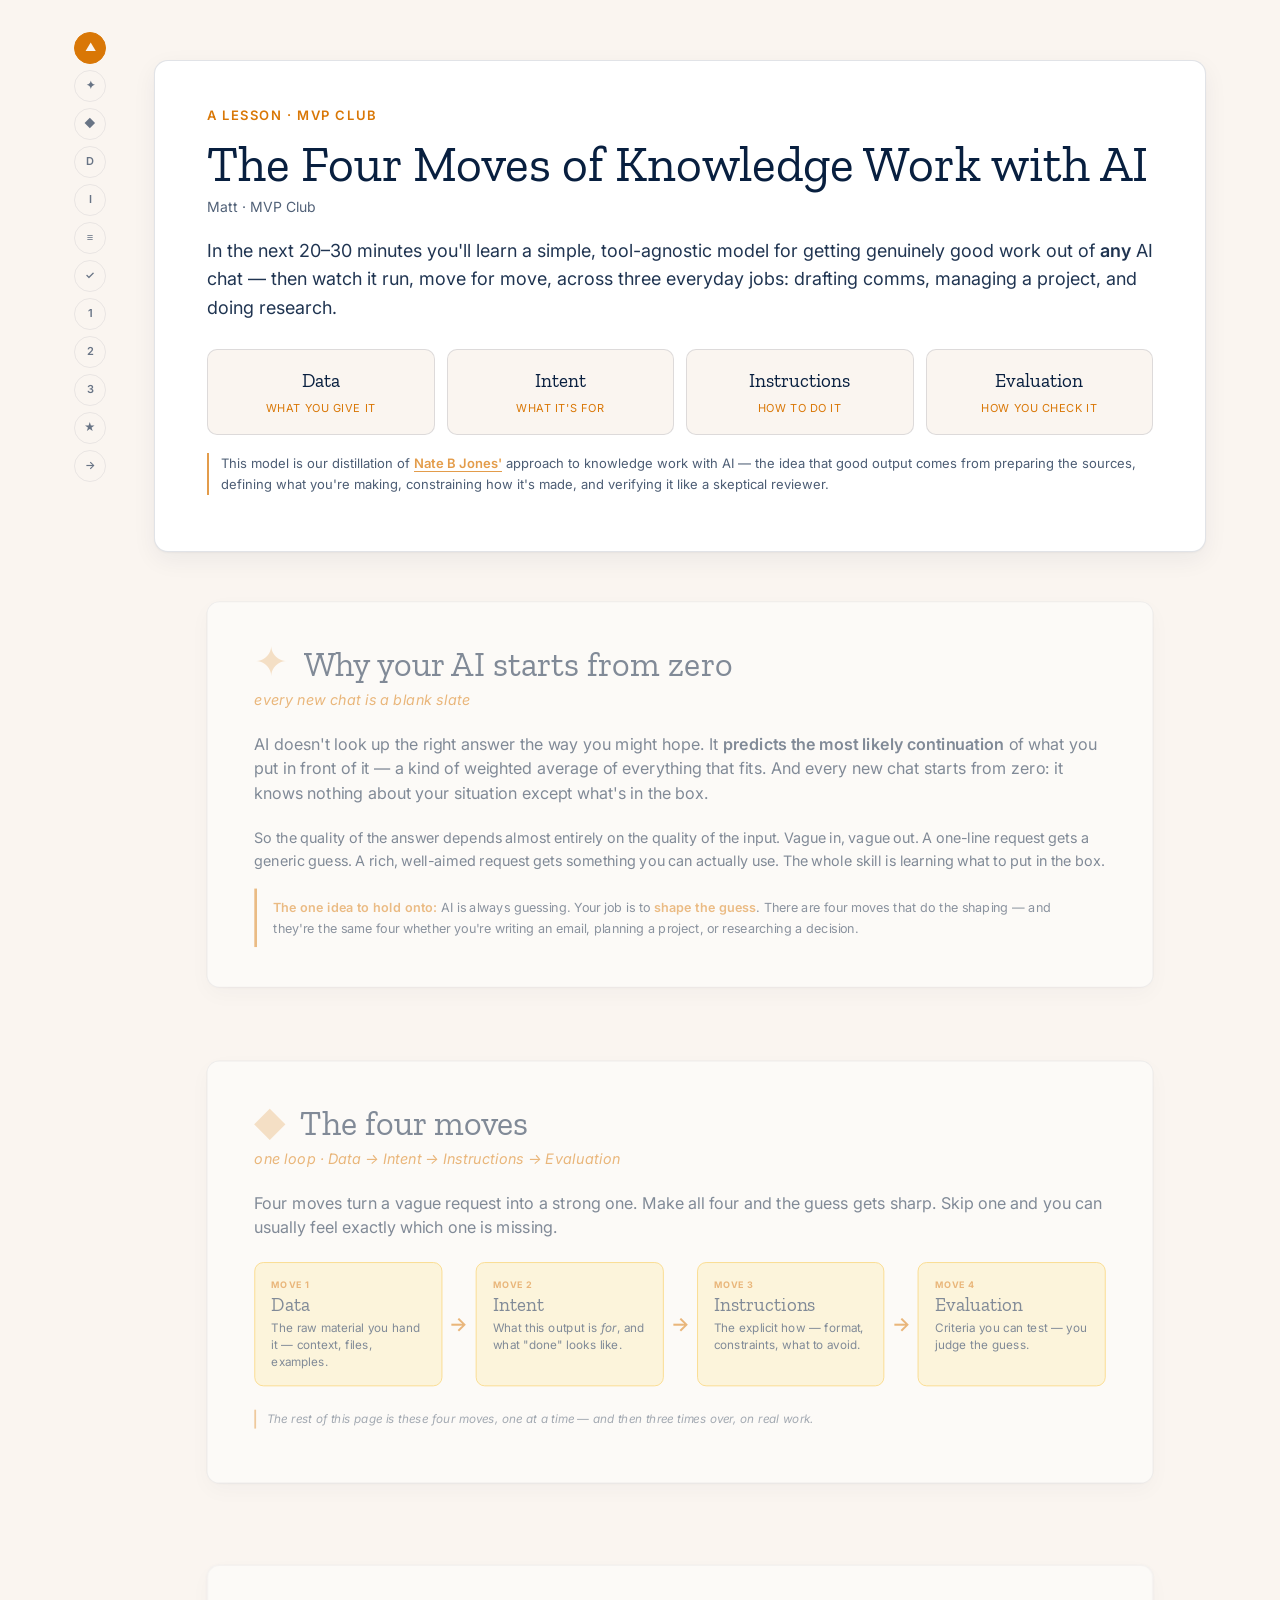
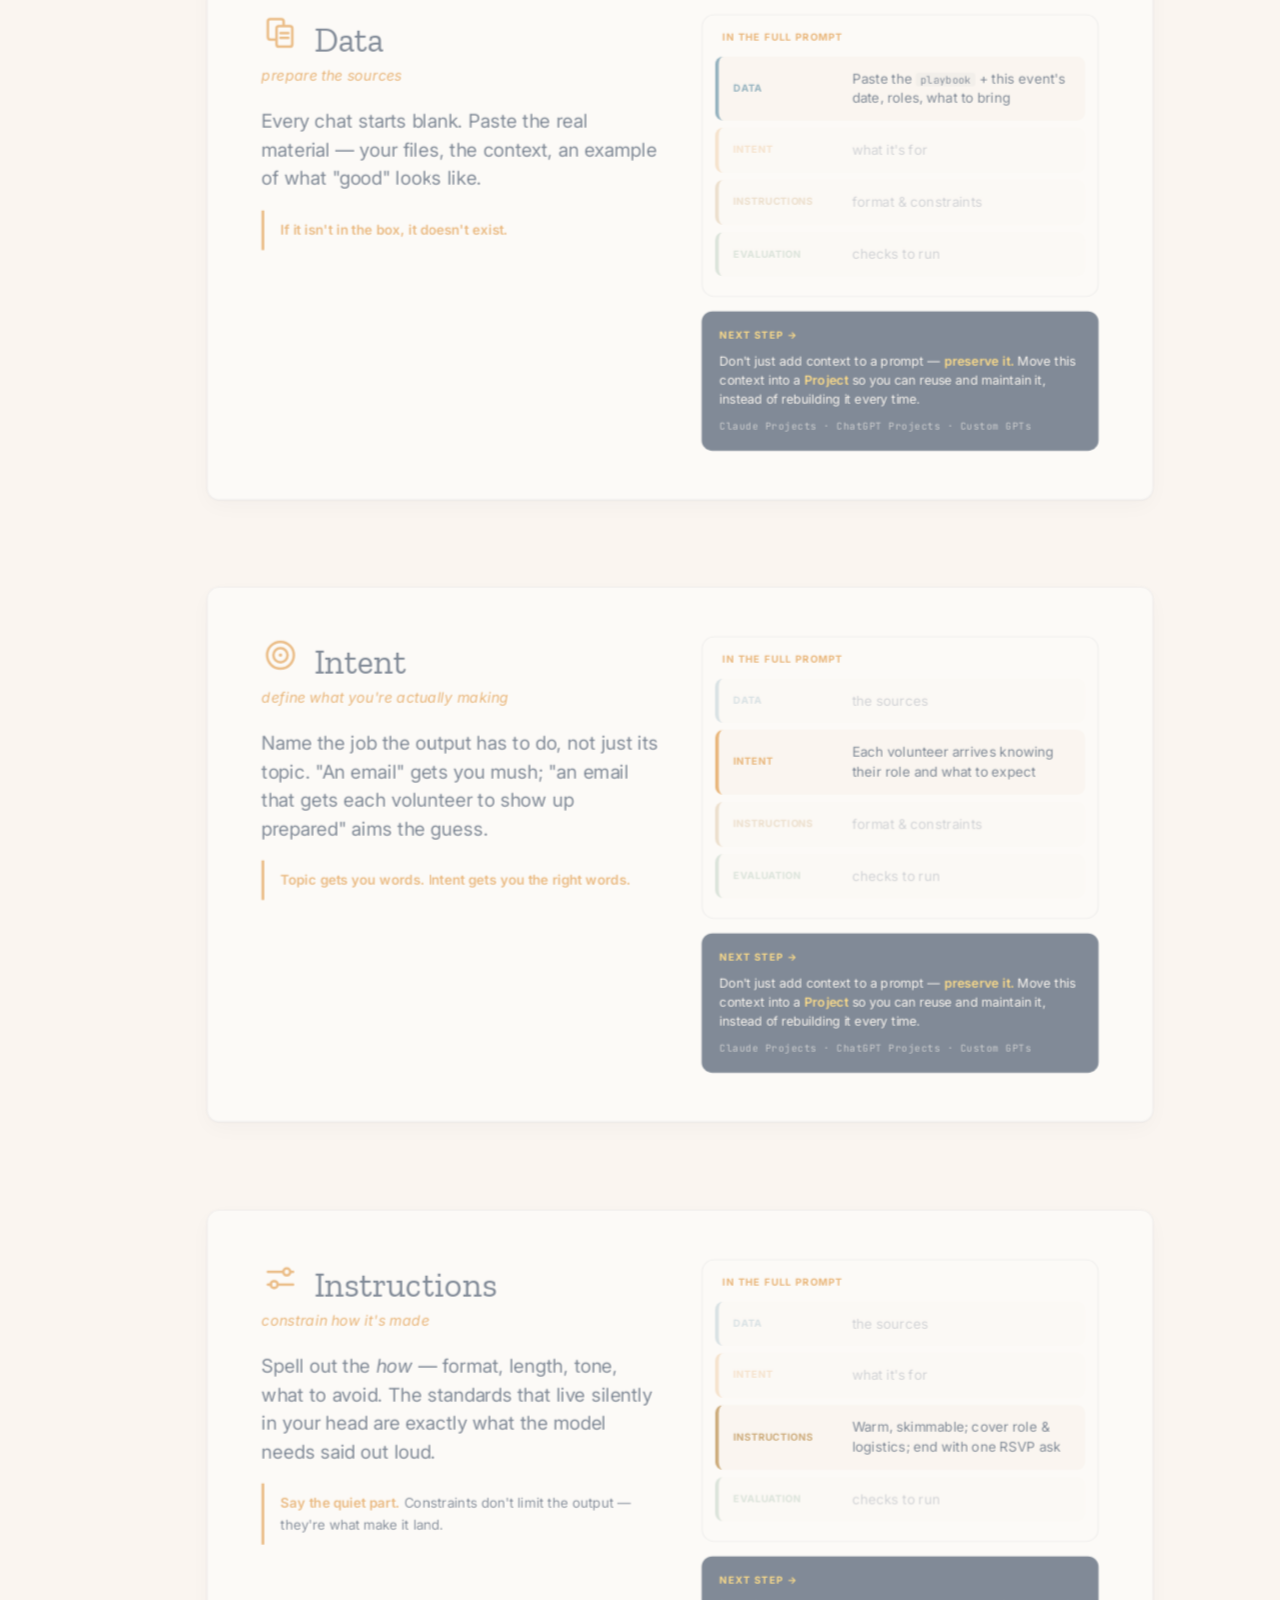
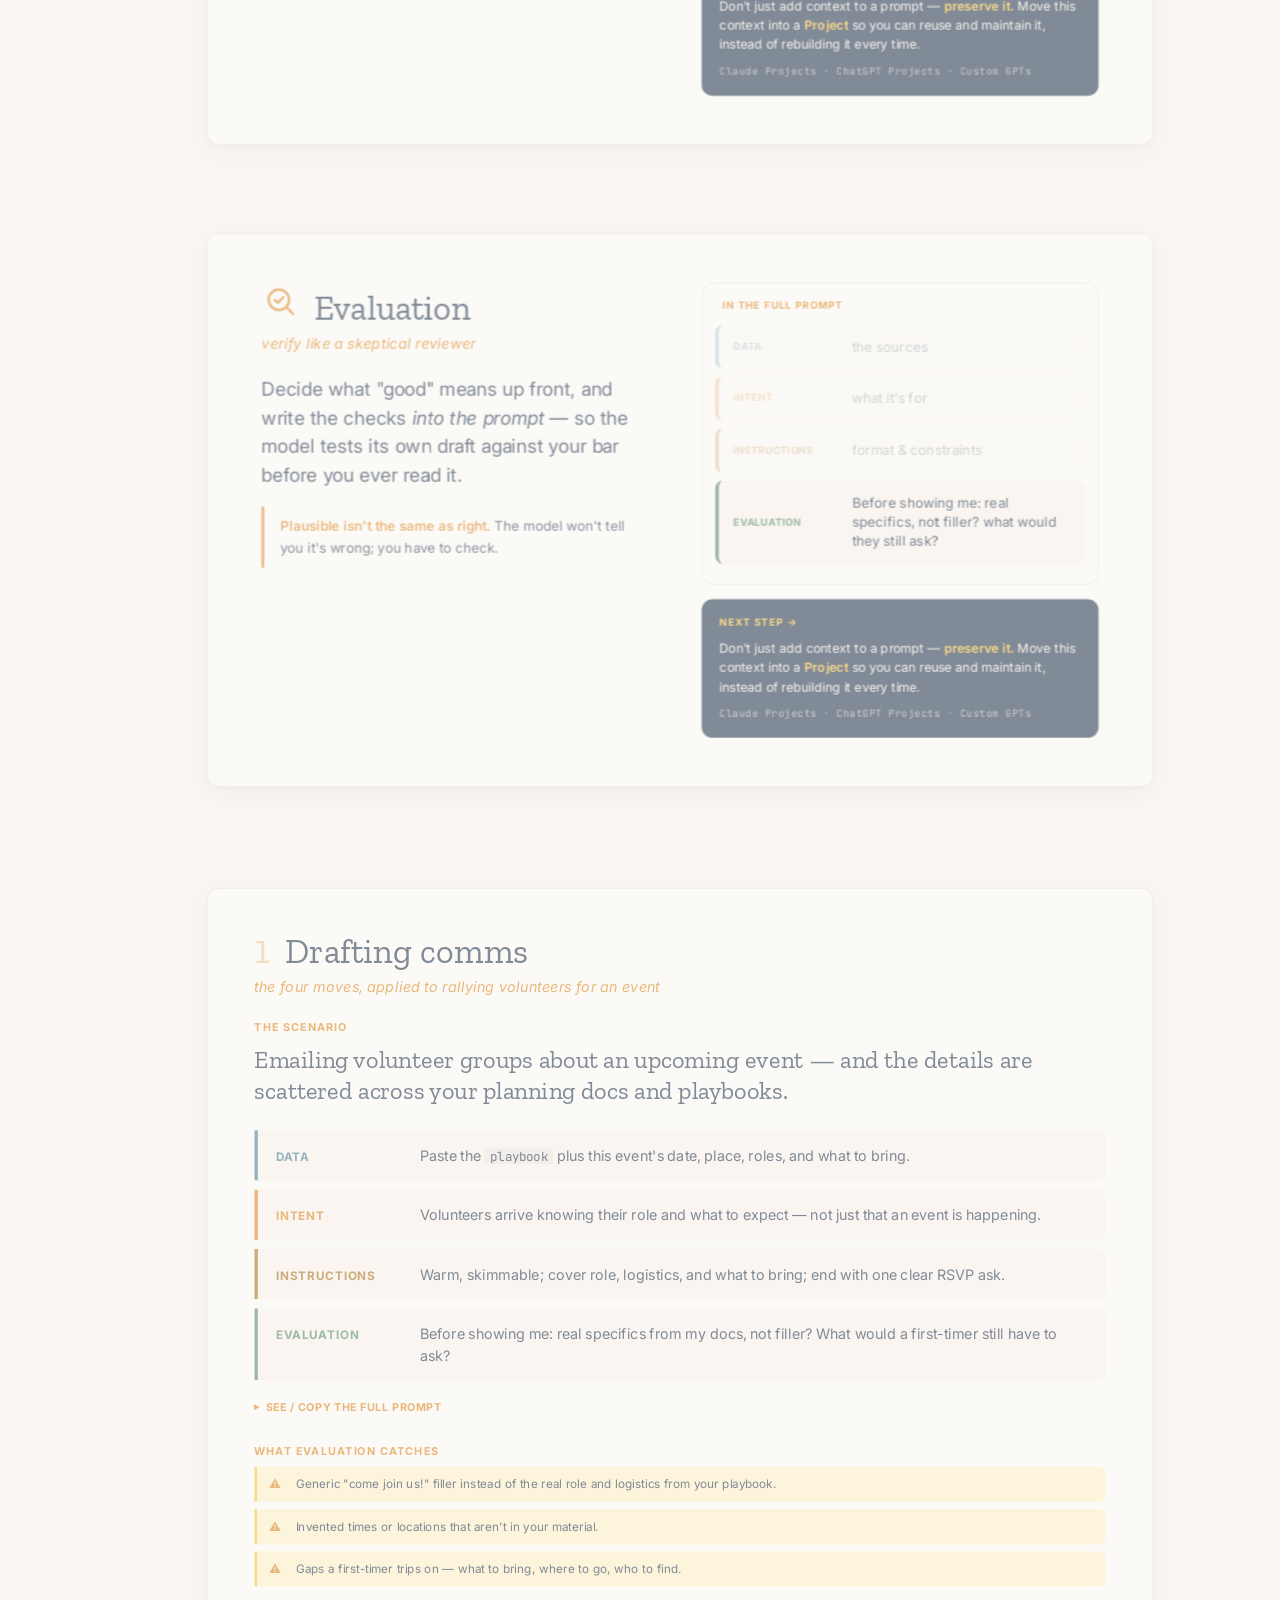
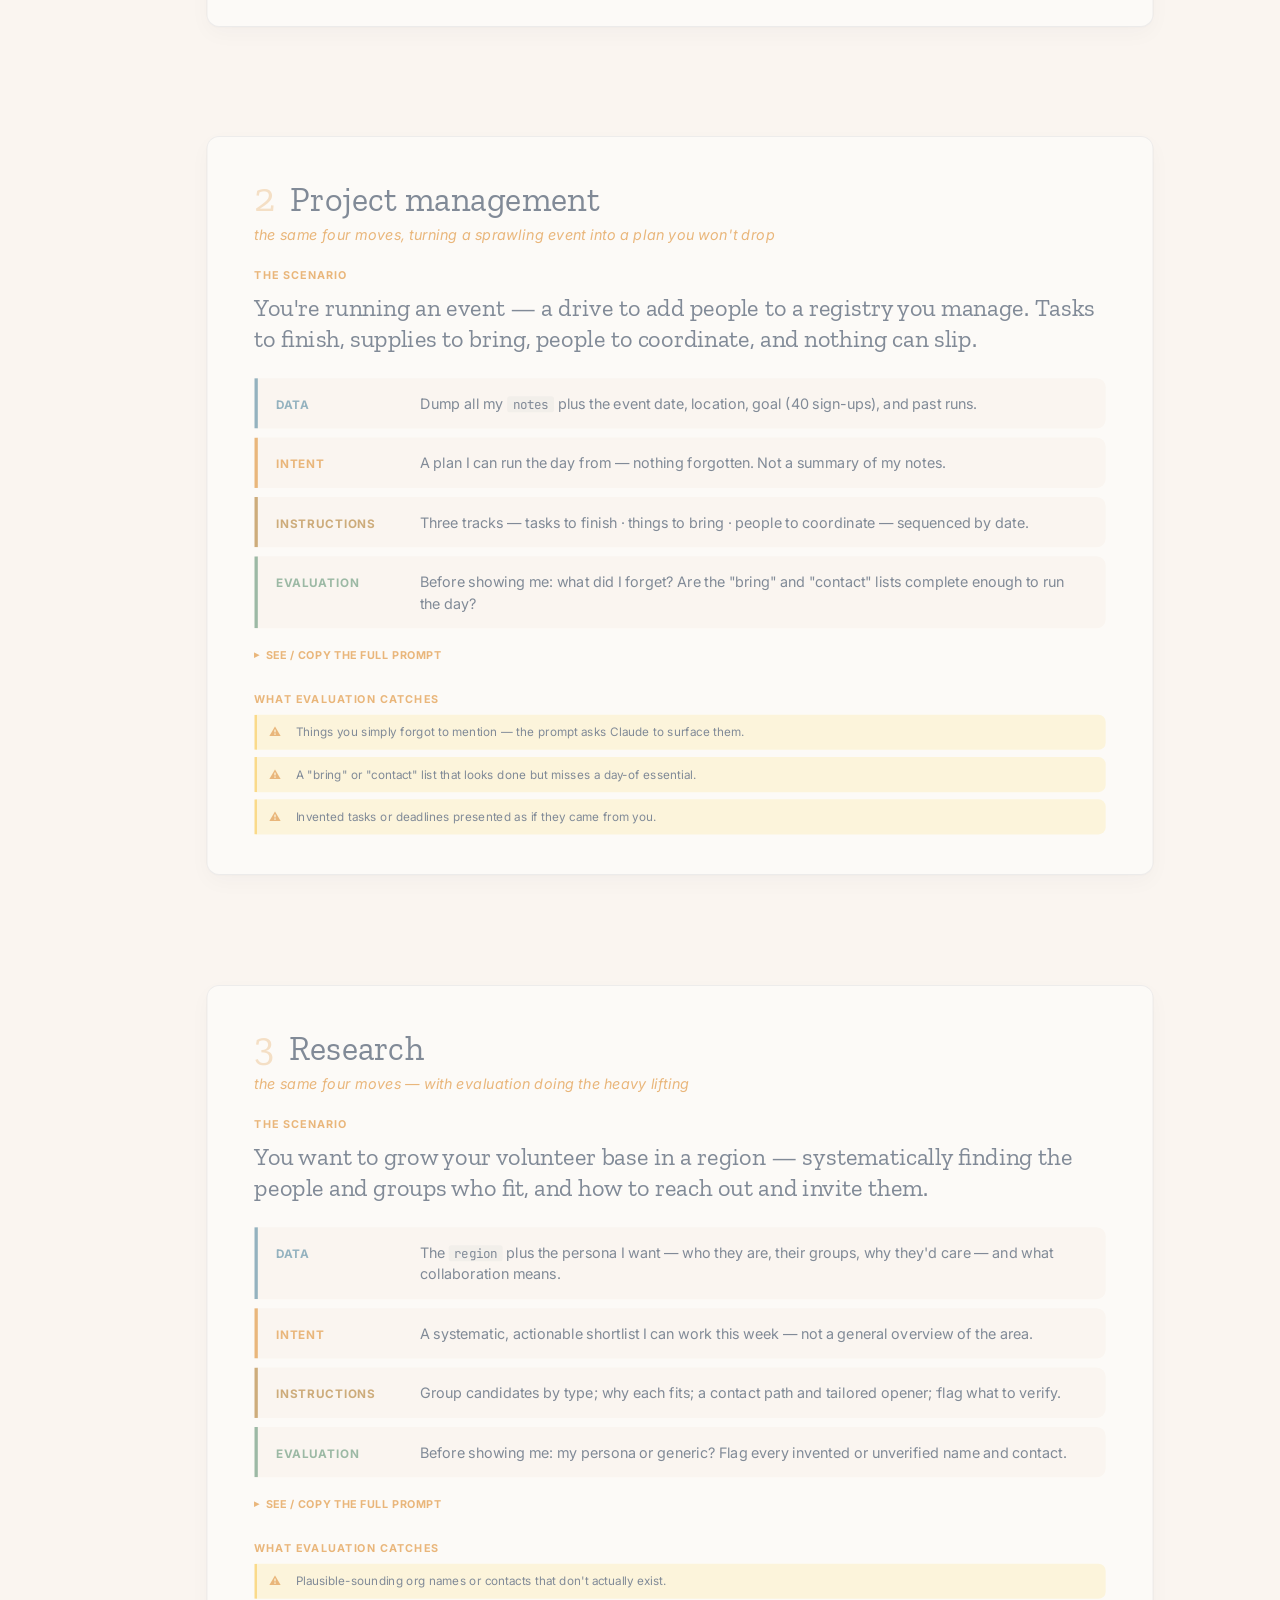
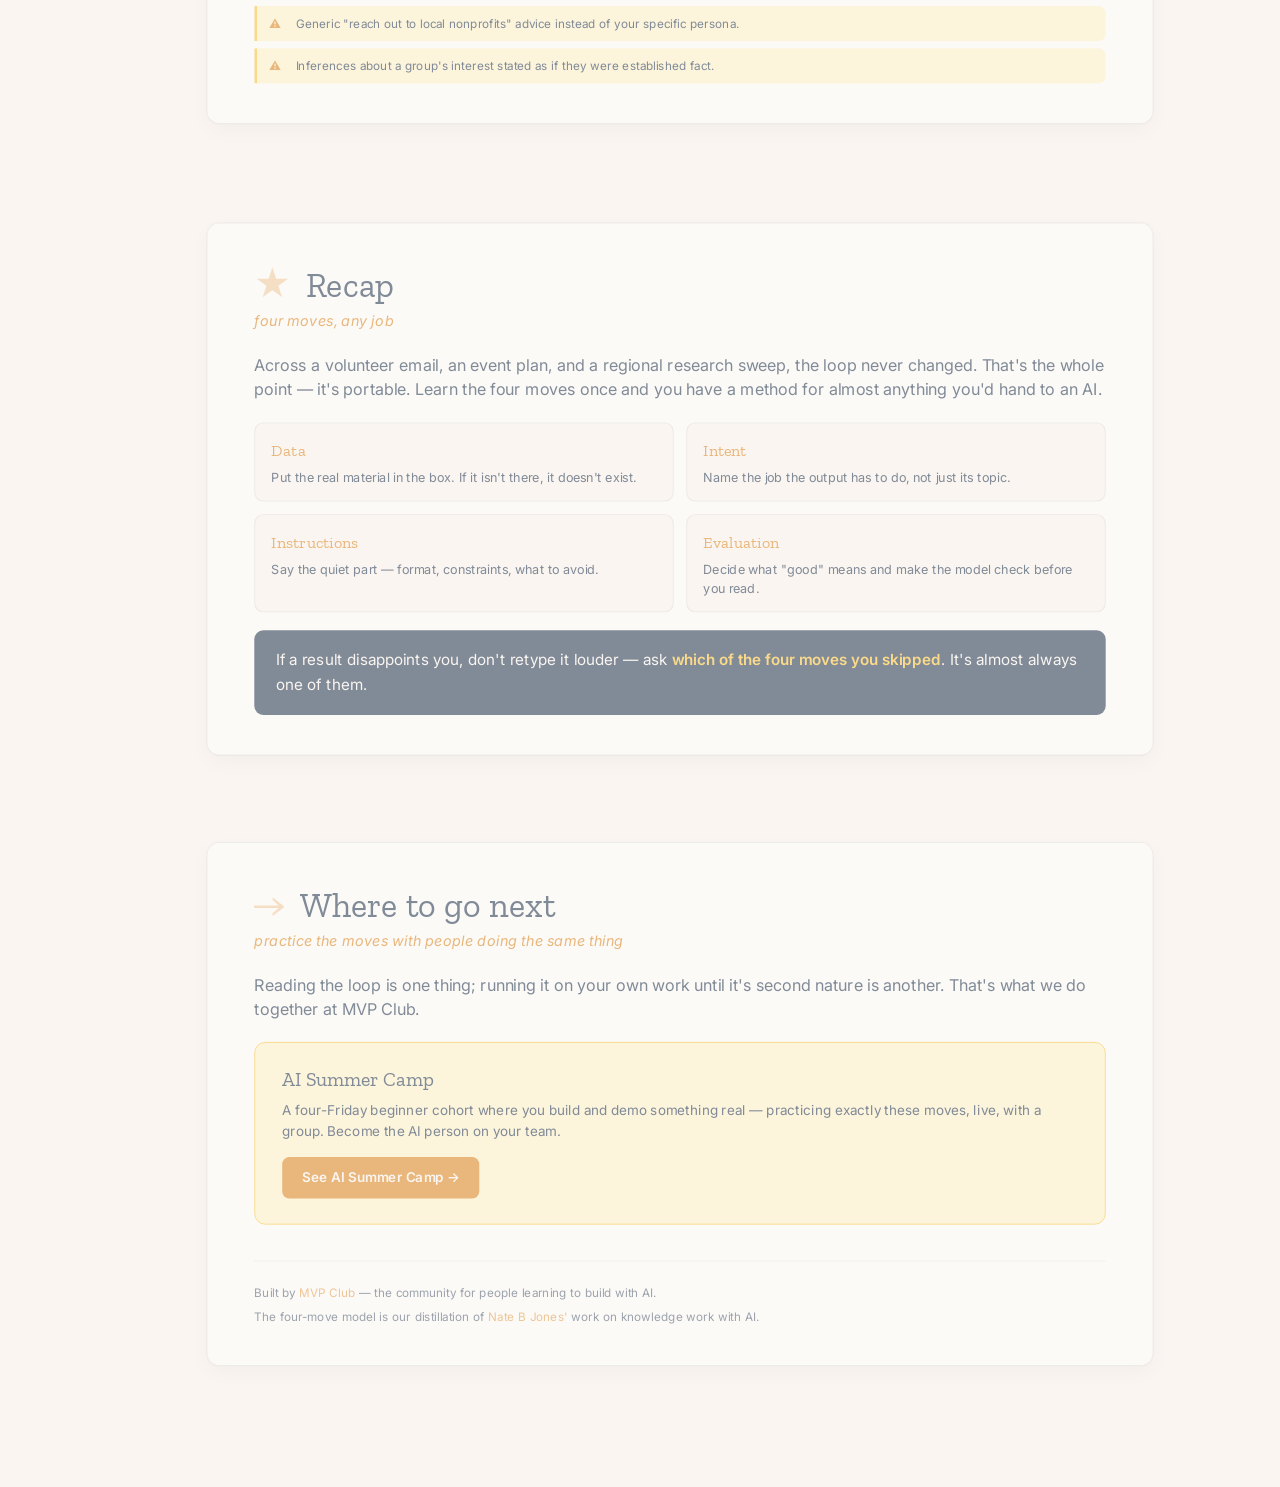
<file: knowledge-work-with-ai/index.html>
<!DOCTYPE html>
<html lang="en">
<head>
  <meta charset="UTF-8">
  <meta name="viewport" content="width=device-width, initial-scale=1.0">
  <title>The Four Moves of Knowledge Work with AI — MVP Club</title>
  <meta name="description" content="A simple, tool-agnostic model for getting genuinely good work out of any AI chat — Data, Intent, Instructions, Evaluation — applied to drafting comms, project management, and research.">
  <link rel="preconnect" href="https://fonts.googleapis.com">
  <link rel="preconnect" href="https://fonts.gstatic.com" crossorigin>
  <link href="https://fonts.googleapis.com/css2?family=Zilla+Slab:wght@400&family=Inter:wght@400;500;600&family=JetBrains+Mono:wght@400&display=swap" rel="stylesheet">
  <style>
    :root {
      --warm-stone: #faf5f0;
      --navy: #081f3f;
      --navy-soft: #e5e9f0;
      --amber: #d97706;
      --golden: #fbbf24;
      --golden-soft: #fef3c7;
      --card-bg: #ffffff;
      --border-subtle: rgba(8, 31, 63, 0.12);
      /* four-move accent colors (used to color-code the chat mockups) */
      --m-data: #2f6f8f;
      --m-intent: #d97706;
      --m-instr: #a16207;
      --m-eval: #3f7d5a;
    }
    * { box-sizing: border-box; }
    body {
      margin: 0;
      background: var(--warm-stone);
      color: var(--navy);
      font-family: 'Inter', system-ui, -apple-system, sans-serif;
      font-size: 16px;
      line-height: 1.6;
      -webkit-font-smoothing: antialiased;
    }
    html { scroll-behavior: smooth; }
    .layout {
      display: grid;
      grid-template-columns: 56px 1fr;
      max-width: 1180px;
      margin: 0 auto;
      gap: 24px;
      padding: 32px 24px 64px;
    }
    .toc { position: sticky; top: 24px; align-self: start; font-size: 12px; }
    .toc ol { list-style: none; padding: 0; margin: 0; display: flex; flex-direction: column; gap: 6px; }
    .toc li { margin: 0; }
    .toc a {
      display: flex; align-items: center; justify-content: center;
      width: 32px; height: 32px; border-radius: 50%;
      color: var(--navy); background: transparent;
      border: 1px solid var(--border-subtle); text-decoration: none;
      font-family: 'Inter', sans-serif; font-weight: 600; font-size: 11px;
      opacity: 0.6; position: relative;
      transition: opacity 0.15s, background 0.15s, color 0.15s, border-color 0.15s;
    }
    .toc a:hover, .toc a.active {
      opacity: 1; background: var(--amber); color: var(--warm-stone); border-color: var(--amber);
    }
    .toc a::after {
      content: attr(data-label);
      position: absolute; left: calc(100% + 10px); top: 50%;
      transform: translateY(-50%);
      background: var(--navy); color: var(--warm-stone);
      padding: 4px 10px; border-radius: 4px;
      font-size: 11px; font-weight: 500; white-space: nowrap;
      opacity: 0; pointer-events: none; transition: opacity 0.15s;
    }
    .toc a:hover::after { opacity: 1; }
    .content { min-width: 0; }

    h1, h2, h3 { font-family: 'Zilla Slab', Georgia, serif; font-weight: 400; color: var(--navy); line-height: 1.2; }
    p { margin: 0 0 16px; }
    strong { font-weight: 600; }
    a { color: var(--amber); text-decoration: underline; text-underline-offset: 3px; }
    em { color: var(--navy); }
    code, pre, .mono { font-family: 'JetBrains Mono', 'Consolas', monospace; }
    code { background: var(--navy-soft); padding: 1px 6px; border-radius: 3px; font-size: 13px; }
    pre {
      background: var(--navy); color: var(--warm-stone);
      padding: 18px 20px; border-radius: 8px; overflow-x: auto;
      position: relative; margin: 14px 0; font-size: 13px; line-height: 1.65;
    }
    pre code { background: none; padding: 0; color: inherit; font-size: 13px; white-space: pre; }
    .copy-btn {
      position: absolute; top: 8px; right: 8px;
      background: var(--amber); color: var(--warm-stone); border: none;
      padding: 4px 10px; border-radius: 4px; font-size: 11px; cursor: pointer;
      font-family: 'Inter', sans-serif; letter-spacing: 0.04em; text-transform: uppercase;
    }
    .copy-btn:hover, .copy-btn.copied { background: var(--golden); color: var(--navy); }

    /* ===== Section cards ===== */
    .section-card {
      background: var(--card-bg); border: 1px solid var(--border-subtle);
      border-radius: 14px; padding: 44px 52px; margin: 28px 0;
      box-shadow: 0 1px 2px rgba(8,31,63,0.04), 0 8px 24px rgba(8,31,63,0.06);
      scroll-margin-top: 24px;
    }
    .section-card.hero { padding-bottom: 40px; }
    .section-title-row { display: flex; align-items: baseline; gap: 16px; flex-wrap: wrap; margin-bottom: 4px; }
    .section-num { font-family: 'Zilla Slab', Georgia, serif; font-size: 46px; color: var(--amber); line-height: 1; opacity: 0.4; }
    .section-num.move-glyph { opacity: 0.9; display: inline-flex; align-items: center; line-height: 1; }
    .section-num.move-glyph svg { width: 42px; height: 42px; display: block; }
    .section-title { font-family: 'Zilla Slab', Georgia, serif; font-size: 38px; line-height: 1.05; margin: 0; }
    .section-subtitle { font-style: italic; color: var(--amber); font-size: 16px; margin: 6px 0 22px; letter-spacing: 0.02em; }
    .lede { font-size: 18px; line-height: 1.55; margin: 0 0 22px; color: var(--navy); }
    .footnote { margin-top: 26px; font-size: 13px; font-style: italic; opacity: 0.72; border-left: 2px solid var(--amber); padding-left: 12px; }

    /* Two-column pillar layout */
    .card-grid { display: grid; grid-template-columns: 1fr 1fr; gap: 48px; align-items: start; }
    .card-grid > * { min-width: 0; }
    .example-panel { background: var(--warm-stone); border-radius: 10px; padding: 22px 24px; }
    .example-panel .ex-label { font-size: 11px; text-transform: uppercase; letter-spacing: 0.1em; color: var(--amber); font-weight: 700; margin-bottom: 10px; }
    .example-panel .ex-text { font-size: 14px; line-height: 1.55; }
    .example-panel .ex-text em { font-style: italic; opacity: 0.95; }

    /* Hero ===== */
    .hero .kicker { color: var(--amber); font-size: 13px; margin-bottom: 12px; letter-spacing: 0.12em; text-transform: uppercase; font-weight: 600; }
    .hero .byline { font-size: 14px; opacity: 0.7; margin: 6px 0 0; }
    .hero .outcome { font-size: 18px; color: var(--navy); opacity: 0.9; margin-top: 18px; }
    .hero .credit { font-size: 13px; opacity: 0.72; margin-top: 18px; border-left: 2px solid var(--amber); padding-left: 12px; }
    .hero .credit a { font-weight: 600; }
    .chip-grid { display: grid; grid-template-columns: repeat(4, 1fr); gap: 12px; margin: 26px 0 4px; }
    .chip-grid .c { background: var(--warm-stone); border: 1px solid var(--border-subtle); border-radius: 10px; padding: 16px 14px; text-align: center; }
    .chip-grid .c .t { font-family: 'Zilla Slab', serif; font-size: 19px; }
    .chip-grid .c .s { font-size: 11px; color: var(--amber); text-transform: uppercase; letter-spacing: 0.05em; margin-top: 4px; }

    /* ===== DIIE bar ===== */
    .diie-bar { display: flex; align-items: stretch; gap: 0; margin: 24px 0 10px; flex-wrap: wrap; }
    .diie-bar .chip {
      flex: 1; min-width: 150px; background: var(--golden-soft); border: 1px solid var(--golden);
      border-radius: 10px; padding: 16px 18px;
    }
    .diie-bar .chip .step { font-size: 10px; text-transform: uppercase; letter-spacing: 0.1em; color: var(--amber); font-weight: 700; }
    .diie-bar .chip .name { font-family: 'Zilla Slab', serif; font-size: 21px; line-height: 1.1; margin: 2px 0 6px; }
    .diie-bar .chip .one { font-size: 13px; line-height: 1.45; }
    .diie-bar .arrow { display: flex; align-items: center; color: var(--amber); font-size: 22px; font-weight: 600; padding: 0 8px; }

    /* Small inline loop marker for vignettes */
    .loop-marker { display: inline-flex; gap: 6px; align-items: center; margin: 0 0 18px; flex-wrap: wrap; }
    .loop-marker .m { font-size: 11px; font-weight: 700; letter-spacing: 0.04em; color: var(--amber);
      background: var(--golden-soft); border: 1px solid var(--golden); border-radius: 20px; padding: 3px 11px; font-family: 'Inter', sans-serif; }
    .loop-marker .sep { color: var(--amber); opacity: 0.6; font-size: 12px; }

    /* ===== Four-move stack (vignettes) ===== */
    .moves { display: grid; grid-template-columns: 1fr; gap: 8px; margin: 4px 0 22px; }
    .moves .move {
      background: var(--warm-stone); border-left: 3px solid var(--amber);
      border-radius: 0 8px 8px 0; padding: 12px 16px;
      display: grid; grid-template-columns: 130px 1fr; gap: 16px; align-items: baseline;
    }
    .moves .move .mlabel { font-size: 11px; text-transform: uppercase; letter-spacing: 0.08em; color: var(--amber); font-weight: 700; font-family: 'Inter', sans-serif; }
    .moves .move .mtext { font-size: 14px; line-height: 1.5; }

    .scenario { background: var(--navy); color: var(--warm-stone); padding: 14px 18px; border-radius: 8px; font-size: 15px; margin: 0 0 20px; }
    .scenario strong { color: var(--golden); }

    .block-label { font-size: 12px; text-transform: uppercase; letter-spacing: 0.1em; color: var(--amber); font-weight: 700; margin: 24px 0 4px; font-family: 'Inter', sans-serif; }

    /* Weak vs strong */
    .vs { display: grid; grid-template-columns: 1fr 1fr; gap: 14px; margin: 14px 0 4px; }
    .vs .col { border-radius: 10px; padding: 16px 18px; font-size: 14px; }
    .vs .weak { background: var(--navy-soft); }
    .vs .strong { background: var(--golden-soft); border: 1px solid var(--golden); }
    .vs .col .vs-tag { font-size: 11px; text-transform: uppercase; letter-spacing: 0.08em; font-weight: 700; margin-bottom: 8px; font-family: 'Inter', sans-serif; }
    .vs .weak .vs-tag { color: var(--navy); opacity: 0.6; }
    .vs .strong .vs-tag { color: var(--amber); }
    .vs .col .vs-prompt { font-family: 'JetBrains Mono', monospace; font-size: 12.5px; line-height: 1.5; }

    .why-it-matters { font-size: 14px; color: var(--navy); opacity: 0.92; border-left: 3px solid var(--amber); padding: 10px 18px; margin: 18px 0 0; }
    .why-it-matters strong { color: var(--amber); }
    .catches { background: var(--golden-soft); border-left: 4px solid var(--golden); padding: 16px 20px; margin: 22px 0 0; border-radius: 0 8px 8px 0; }
    .catches h3 { margin: 0 0 8px; font-size: 15px; color: var(--navy); }
    .catches ul { margin: 0; padding-left: 20px; font-size: 14px; }
    .catches ul li { margin: 5px 0; }

    /* ===== Chat-UI mockup (the vignette graphic) ===== */
    .chat-ui {
      background: var(--card-bg); border: 1px solid var(--border-subtle);
      border-radius: 16px; overflow: hidden;
      box-shadow: 0 14px 36px rgba(8,31,63,0.13); margin: 10px 0 4px;
    }
    .chat-ui .bar {
      background: var(--navy); color: var(--warm-stone);
      padding: 11px 16px; display: flex; align-items: center; gap: 12px;
      font-family: 'JetBrains Mono', monospace; font-size: 12px;
    }
    .chat-ui .bar .dots { display: flex; gap: 6px; }
    .chat-ui .bar .dots span { width: 10px; height: 10px; border-radius: 50%; background: rgba(250,245,240,0.28); }
    .chat-ui .bar .title { opacity: 0.85; }
    .chat-ui .thread { background: var(--warm-stone); padding: 20px; display: flex; flex-direction: column; gap: 14px; }
    .bubble { max-width: 88%; padding: 12px 15px; border-radius: 16px; font-size: 13.5px; line-height: 1.5; }
    .bubble .who { font-size: 10px; text-transform: uppercase; letter-spacing: 0.08em; font-weight: 700; font-family: 'Inter', sans-serif; opacity: 0.6; margin-bottom: 5px; display: block; }
    .bubble.user { align-self: flex-end; background: var(--navy); color: var(--warm-stone); border-bottom-right-radius: 5px; }
    .bubble.ai { align-self: flex-start; background: var(--card-bg); border: 1px solid var(--border-subtle); border-bottom-left-radius: 5px; }
    .bubble.dim { opacity: 0.6; }
    .bubble .verdict { display: inline-block; margin-top: 8px; font-size: 11px; font-weight: 700; font-family: 'Inter', sans-serif; padding: 2px 9px; border-radius: 20px; }
    .bubble .verdict.bad { background: rgba(8,31,63,0.10); color: var(--navy); }
    .rethink {
      align-self: center; text-align: center; font-size: 11px; letter-spacing: 0.03em;
      color: var(--amber); font-weight: 700; font-family: 'Inter', sans-serif;
      background: var(--golden-soft); border: 1px solid var(--golden); padding: 5px 14px; border-radius: 20px;
    }
    /* Composer built from the four moves */
    .composer {
      align-self: flex-end; width: 100%; max-width: 92%;
      background: var(--card-bg); border: 1px solid var(--border-subtle);
      border-radius: 14px; padding: 10px; box-shadow: 0 2px 10px rgba(8,31,63,0.06);
    }
    .composer .comp-label { font-size: 10px; text-transform: uppercase; letter-spacing: 0.1em; color: var(--amber); font-weight: 700; font-family: 'Inter', sans-serif; padding: 2px 6px 9px; }
    .pm-row {
      display: grid; grid-template-columns: 108px 1fr; gap: 12px; align-items: center;
      padding: 9px 12px; border-radius: 9px; margin-bottom: 6px;
      background: var(--warm-stone); border-left: 3px solid var(--border-subtle);
    }
    .pm-row .tag { font-size: 10px; font-weight: 700; letter-spacing: 0.06em; text-transform: uppercase; font-family: 'Inter', sans-serif; }
    .pm-row .val { font-size: 12.5px; line-height: 1.4; }
    .pm-row .val .ph { font-family: 'JetBrains Mono', monospace; font-size: 11.5px; background: rgba(8,31,63,0.06); padding: 0 5px; border-radius: 3px; }
    .pm-row.data { border-color: var(--m-data); } .pm-row.data .tag { color: var(--m-data); }
    .pm-row.intent { border-color: var(--m-intent); } .pm-row.intent .tag { color: var(--m-intent); }
    .pm-row.instr { border-color: var(--m-instr); } .pm-row.instr .tag { color: var(--m-instr); }
    .pm-row.eval { border-color: var(--m-eval); } .pm-row.eval .tag { color: var(--m-eval); }
    .composer .send-row { display: flex; align-items: center; justify-content: space-between; padding: 6px 6px 2px; }
    .composer .send-row .hint { font-size: 11px; opacity: 0.5; font-family: 'JetBrains Mono', monospace; }
    .composer .send { background: var(--amber); color: var(--warm-stone); border-radius: 9px; padding: 7px 16px; font-size: 12px; font-weight: 700; font-family: 'Inter', sans-serif; }
    /* AI result preview inside the bubble */
    .result-card { border: 1px solid var(--border-subtle); border-radius: 10px; overflow: hidden; margin-top: 2px; }
    .result-card .rc-head { background: var(--warm-stone); padding: 8px 12px; font-size: 11px; font-family: 'JetBrains Mono', monospace; border-bottom: 1px solid var(--border-subtle); }
    .result-card .rc-body { padding: 11px 13px; font-size: 12.5px; line-height: 1.55; }
    .result-card .rc-body .hl { background: var(--golden-soft); padding: 0 3px; border-radius: 3px; }
    .eval-checks { display: flex; flex-wrap: wrap; gap: 7px; margin-top: 10px; }
    .eval-checks .chk { font-size: 11px; font-weight: 600; font-family: 'Inter', sans-serif; color: var(--m-eval); background: rgba(63,125,90,0.10); border: 1px solid rgba(63,125,90,0.30); padding: 3px 10px; border-radius: 20px; }
    /* Legend mapping move colors -> chat */
    .move-legend { display: flex; flex-wrap: wrap; gap: 14px; margin: 16px 0 0; }
    .move-legend .lg { display: inline-flex; align-items: center; gap: 7px; font-size: 12px; font-weight: 600; font-family: 'Inter', sans-serif; }
    .move-legend .lg .sw { width: 12px; height: 12px; border-radius: 3px; }
    .move-legend .lg.data .sw { background: var(--m-data); }
    .move-legend .lg.intent .sw { background: var(--m-intent); }
    .move-legend .lg.instr .sw { background: var(--m-instr); }
    .move-legend .lg.eval .sw { background: var(--m-eval); }
    /* "Catches" as compact chips */
    .catch-chips { display: grid; grid-template-columns: 1fr; gap: 8px; margin-top: 8px; }
    .catch-chips .cc { display: grid; grid-template-columns: 20px 1fr; gap: 10px; align-items: start; font-size: 13px; background: var(--golden-soft); border-left: 3px solid var(--golden); border-radius: 0 8px 8px 0; padding: 9px 13px; }
    .catch-chips .cc .ic { color: var(--amber); font-weight: 700; }
    /* Collapsible full prompt */
    details.full-prompt { margin-top: 14px; }
    details.full-prompt summary { cursor: pointer; font-size: 12px; font-weight: 700; letter-spacing: 0.04em; text-transform: uppercase; color: var(--amber); font-family: 'Inter', sans-serif; list-style: none; display: inline-flex; align-items: center; gap: 6px; padding: 6px 0; }
    details.full-prompt summary::-webkit-details-marker { display: none; }
    details.full-prompt summary::before { content: '\25B8'; font-size: 11px; }
    details.full-prompt[open] summary::before { content: '\25BE'; }

    /* ===== Naive vs Robust toggle ===== */
    .vig-toggle { display: inline-flex; background: var(--warm-stone); border: 1px solid var(--border-subtle); border-radius: 999px; padding: 4px; gap: 4px; margin: 6px 0 2px; }
    .vig-btn { padding: 8px 18px; border-radius: 999px; border: none; background: transparent; color: var(--navy); font-family: 'Inter', sans-serif; font-size: 13px; font-weight: 600; cursor: pointer; display: inline-flex; align-items: center; gap: 8px; opacity: 0.65; transition: background .2s, color .2s, opacity .2s; }
    .vig-btn .dot { width: 8px; height: 8px; border-radius: 50%; }
    .vig-btn.naive .dot { background: #9aa6b2; }
    .vig-btn.robust .dot { background: var(--amber); }
    .vig-btn:hover { opacity: 1; }
    .vig-btn.active { opacity: 1; }
    .vig-btn.naive.active { background: #e6eaf0; }
    .vig-btn.robust.active { background: var(--golden-soft); box-shadow: inset 0 0 0 1px var(--golden); }
    .vig-views { margin-top: 12px; }
    .vig-view { display: none; }
    .vig-view.active { display: block; animation: viewIn .42s cubic-bezier(.2,.7,.2,1); transform-origin: top center; }
    @keyframes viewIn { from { opacity: 0; transform: perspective(1200px) translateY(10px) scale(0.975); } to { opacity: 1; transform: none; } }
    @media (prefers-reduced-motion: reduce) { .vig-view.active { animation: none; } }
    .result-card.weak .rc-body { opacity: 0.92; }
    .eval-misses { display: flex; flex-wrap: wrap; gap: 7px; margin-top: 10px; }
    .eval-misses .miss { font-size: 11px; font-weight: 600; font-family: 'Inter', sans-serif; color: #9c4221; background: rgba(156,66,33,0.08); border: 1px solid rgba(156,66,33,0.28); padding: 3px 10px; border-radius: 20px; }
    /* Pillar spotlight: mini composer with one move lit, the rest faded */
    .composer.spotlight { box-shadow: none; max-width: 100%; align-self: stretch; }
    .composer.spotlight .comp-label { color: var(--amber); }
    .pm-row.faded { opacity: 0.34; }
    /* Structured list output (PM run-sheet, research shortlist) */
    .out-list { display: flex; flex-direction: column; gap: 9px; }
    .out-row { display: grid; grid-template-columns: 92px 1fr; gap: 10px; align-items: start; }
    .out-row .ol-label { font-size: 10px; font-weight: 700; text-transform: uppercase; letter-spacing: 0.05em; color: var(--amber); font-family: 'Inter', sans-serif; padding-top: 2px; }
    .out-row .ol-val { font-size: 12.5px; line-height: 1.5; }
    .out-note { margin-top: 10px; font-size: 11.5px; font-style: italic; color: var(--m-eval); border-top: 1px dashed var(--border-subtle); padding-top: 8px; }
    .result-card .vf { font-size: 9px; font-family: 'Inter', sans-serif; font-weight: 700; letter-spacing: 0.04em; text-transform: uppercase; color: #9c4221; background: rgba(156,66,33,0.10); border: 1px solid rgba(156,66,33,0.28); padding: 0 6px; border-radius: 10px; margin-left: 4px; vertical-align: middle; }

    /* ===== Framing (pillar) cards: larger & crisper ===== */
    .section-card:has(.card-grid) { padding: 54px 60px; }
    .card-grid .lede { font-size: 21px; line-height: 1.5; margin-bottom: 20px; }
    .card-grid .why-it-matters { font-size: 15px; margin: 0; }
    .composer.spotlight { padding: 14px; }
    .composer.spotlight .comp-label { font-size: 11px; padding: 2px 8px 12px; }
    .composer.spotlight .pm-row { grid-template-columns: 120px 1fr; padding: 14px 16px; margin-bottom: 8px; border-left-width: 4px; }
    .composer.spotlight .pm-row .tag { font-size: 11px; }
    .composer.spotlight .pm-row .val { font-size: 15px; line-height: 1.45; }
    /* "Next step" callout under each pillar's stacked moves */
    .next-step { margin-top: 16px; background: var(--navy); color: var(--warm-stone); border-radius: 12px; padding: 18px 20px; }
    .next-step .ns-label { font-size: 11px; text-transform: uppercase; letter-spacing: 0.1em; color: var(--golden); font-weight: 700; font-family: 'Inter', sans-serif; margin-bottom: 8px; }
    .next-step .ns-text { font-size: 14px; line-height: 1.55; }
    .next-step .ns-text strong { color: var(--golden); font-weight: 600; }
    .next-step .ns-tools { margin-top: 10px; font-size: 11px; opacity: 0.65; font-family: 'JetBrains Mono', monospace; letter-spacing: 0.02em; }

    /* ===== Scenario header (vignettes) ===== */
    .scenario-head { margin: 10px 0 26px; }
    .scenario-head .eyebrow { font-size: 12px; text-transform: uppercase; letter-spacing: 0.1em; color: var(--amber); font-weight: 700; font-family: 'Inter', sans-serif; margin-bottom: 10px; }
    .scenario-head .stext { font-family: 'Zilla Slab', Georgia, serif; font-size: 27px; line-height: 1.28; color: var(--navy); }

    /* ===== Four-move approach list (vignettes) ===== */
    .approach { display: flex; flex-direction: column; gap: 10px; margin: 10px 0 6px; }
    .approach .ar { display: grid; grid-template-columns: 140px 1fr; gap: 20px; align-items: baseline; background: var(--warm-stone); border-left: 4px solid var(--border-subtle); border-radius: 0 10px 10px 0; padding: 16px 20px; }
    .approach .ar .atag { font-size: 13px; font-weight: 700; letter-spacing: 0.05em; text-transform: uppercase; font-family: 'Inter', sans-serif; }
    .approach .ar .aval { font-size: 16px; line-height: 1.5; }
    .approach .ar .aval .ph { font-family: 'JetBrains Mono', monospace; font-size: 14px; background: rgba(8,31,63,0.06); padding: 0 6px; border-radius: 3px; }
    .approach .ar.data { border-color: var(--m-data); } .approach .ar.data .atag { color: var(--m-data); }
    .approach .ar.intent { border-color: var(--m-intent); } .approach .ar.intent .atag { color: var(--m-intent); }
    .approach .ar.instr { border-color: var(--m-instr); } .approach .ar.instr .atag { color: var(--m-instr); }
    .approach .ar.eval { border-color: var(--m-eval); } .approach .ar.eval .atag { color: var(--m-eval); }

    /* ===== Scroll-driven "card in focus" effect ===== */
    /* Cards settle into the frame, and the centered card scales up to full size
       while neighbors shrink + dim. Pure CSS scroll timeline — no JS, no scroll-jacking.
       Desktop + motion-OK only; everything else just renders normal static cards. */
    @media (min-width: 821px) {
      html { scroll-snap-type: y proximity; }
      .content > section { scroll-snap-align: center; }
    }
    @supports (animation-timeline: view()) {
      @media (min-width: 821px) and (prefers-reduced-motion: no-preference) {
        @keyframes cardFocus {
          0%       { transform: scale(0.9); opacity: 0.5; }
          35%, 65% { transform: scale(1);   opacity: 1; }
          100%     { transform: scale(0.9); opacity: 0.5; }
        }
        .content > section:not(#top) {
          animation: cardFocus linear both;
          animation-timeline: view();
          animation-range: entry exit;
        }
      }
    }

    /* Recap */
    .recap-grid { display: grid; grid-template-columns: repeat(2, 1fr); gap: 14px; margin: 18px 0 8px; }
    .recap-grid .r { background: var(--warm-stone); border: 1px solid var(--border-subtle); border-radius: 10px; padding: 16px 18px; }
    .recap-grid .r .rn { font-family: 'Zilla Slab', serif; font-size: 18px; color: var(--amber); }
    .recap-grid .r .rd { font-size: 14px; line-height: 1.5; margin-top: 4px; }
    .one-rule { background: var(--navy); color: var(--warm-stone); border-radius: 10px; padding: 20px 24px; margin-top: 20px; font-size: 17px; }
    .one-rule strong { color: var(--golden); }

    /* CTA */
    .cta { background: var(--golden-soft); border: 1px solid var(--golden); border-radius: 12px; padding: 28px 30px; margin-top: 8px; }
    .cta h3 { margin: 0 0 8px; font-size: 22px; }
    .cta p { margin: 0 0 16px; font-size: 15px; }
    .cta .btn { display: inline-block; background: var(--amber); color: var(--warm-stone); text-decoration: none; font-weight: 600; padding: 11px 22px; border-radius: 8px; font-size: 15px; }
    .cta .btn:hover { background: var(--navy); }

    .footer { margin-top: 40px; padding-top: 24px; border-top: 1px solid var(--border-subtle); font-size: 13px; opacity: 0.78; }
    .footer a { color: var(--amber); text-decoration: none; }
    .footer a:hover { text-decoration: underline; }

    @media (max-width: 820px) {
      .layout { grid-template-columns: 1fr; }
      .toc { position: static; margin-bottom: 8px; }
      .toc ol { flex-direction: row; flex-wrap: wrap; }
      .section-card { padding: 30px 24px; }
      .card-grid { grid-template-columns: 1fr; gap: 26px; }
      .chip-grid { grid-template-columns: repeat(2, 1fr); }
      .diie-bar .arrow { display: none; }
      .diie-bar .chip { min-width: 45%; }
      .vs { grid-template-columns: 1fr; }
      .recap-grid { grid-template-columns: 1fr; }
      .moves .move { grid-template-columns: 1fr; gap: 4px; }
      .section-title { font-size: 30px; }
      .bubble { max-width: 95%; }
      .composer { max-width: 100%; }
      .pm-row { grid-template-columns: 1fr; gap: 3px; }
      .pm-row .tag { font-size: 9px; }
      .section-card:has(.card-grid) { padding: 30px 24px; }
      .composer.spotlight .pm-row { grid-template-columns: 1fr; gap: 3px; }
      .approach .ar { grid-template-columns: 1fr; gap: 4px; padding: 14px 16px; }
      .scenario-head .stext { font-size: 22px; }
    }
  </style>
</head>
<body>
  <div class="layout">
    <nav class="toc" aria-label="Table of contents">
      <ol>
        <li><a href="#top" data-label="Top">&#9650;</a></li>
        <li><a href="#hook" data-label="Why AI starts from zero">&#10022;</a></li>
        <li><a href="#moves" data-label="The four moves">&#9670;</a></li>
        <li><a href="#data" data-label="Data">D</a></li>
        <li><a href="#intent" data-label="Intent">I</a></li>
        <li><a href="#instructions" data-label="Instructions">&#8801;</a></li>
        <li><a href="#evaluation" data-label="Evaluation">&#10003;</a></li>
        <li><a href="#comms" data-label="Drafting comms">1</a></li>
        <li><a href="#pm" data-label="Project management">2</a></li>
        <li><a href="#research" data-label="Research">3</a></li>
        <li><a href="#recap" data-label="Recap">&#9733;</a></li>
        <li><a href="#next" data-label="Where to go next">&#8594;</a></li>
      </ol>
    </nav>

    <main class="content">

      <!-- ===== Hero ===== -->
      <section class="section-card hero" id="top">
        <div class="kicker">A lesson &middot; MVP Club</div>
        <h1 style="font-size:50px;margin:8px 0 4px;line-height:1.05;">The Four Moves of Knowledge Work with AI</h1>
        <div class="byline">Matt &middot; MVP Club</div>
        <p class="outcome">In the next 20&ndash;30 minutes you'll learn a simple, tool-agnostic model for getting genuinely good work out of <strong>any</strong> AI chat &mdash; then watch it run, move for move, across three everyday jobs: drafting comms, managing a project, and doing research.</p>

        <div class="chip-grid">
          <div class="c"><div class="t">Data</div><div class="s">what you give it</div></div>
          <div class="c"><div class="t">Intent</div><div class="s">what it's for</div></div>
          <div class="c"><div class="t">Instructions</div><div class="s">how to do it</div></div>
          <div class="c"><div class="t">Evaluation</div><div class="s">how you check it</div></div>
        </div>

        <p class="credit">This model is our distillation of <a href="https://www.natebjones.com/" target="_blank" rel="noopener">Nate B Jones'</a> approach to knowledge work with AI &mdash; the idea that good output comes from preparing the sources, defining what you're making, constraining how it's made, and verifying it like a skeptical reviewer.</p>
      </section>

      <!-- ===== Hook ===== -->
      <section class="section-card" id="hook">
        <div class="section-title-row">
          <div class="section-num">&#10022;</div>
          <h2 class="section-title">Why your AI starts from zero</h2>
        </div>
        <div class="section-subtitle">every new chat is a blank slate</div>

        <p class="lede">AI doesn't look up the right answer the way you might hope. It <strong>predicts the most likely continuation</strong> of what you put in front of it &mdash; a kind of weighted average of everything that fits. And every new chat starts from zero: it knows nothing about your situation except what's in the box.</p>

        <p>So the quality of the answer depends almost entirely on the quality of the input. Vague in, vague out. A one-line request gets a generic guess. A rich, well-aimed request gets something you can actually use. The whole skill is learning what to put in the box.</p>

        <div class="why-it-matters">
          <p style="margin:0;"><strong>The one idea to hold onto:</strong> AI is always guessing. Your job is to <strong>shape the guess</strong>. There are four moves that do the shaping &mdash; and they're the same four whether you're writing an email, planning a project, or researching a decision.</p>
        </div>
      </section>

      <!-- ===== The four moves ===== -->
      <section class="section-card" id="moves">
        <div class="section-title-row">
          <div class="section-num">&#9670;</div>
          <h2 class="section-title">The four moves</h2>
        </div>
        <div class="section-subtitle">one loop &middot; Data &rarr; Intent &rarr; Instructions &rarr; Evaluation</div>

        <p class="lede">Four moves turn a vague request into a strong one. Make all four and the guess gets sharp. Skip one and you can usually feel exactly which one is missing.</p>

        <div class="diie-bar" aria-label="The four moves: Data, Intent, Instructions, Evaluation">
          <div class="chip"><div class="step">Move 1</div><div class="name">Data</div><div class="one">The raw material you hand it &mdash; context, files, examples.</div></div>
          <div class="arrow" aria-hidden="true">&rarr;</div>
          <div class="chip"><div class="step">Move 2</div><div class="name">Intent</div><div class="one">What this output is <em>for</em>, and what "done" looks like.</div></div>
          <div class="arrow" aria-hidden="true">&rarr;</div>
          <div class="chip"><div class="step">Move 3</div><div class="name">Instructions</div><div class="one">The explicit how &mdash; format, constraints, what to avoid.</div></div>
          <div class="arrow" aria-hidden="true">&rarr;</div>
          <div class="chip"><div class="step">Move 4</div><div class="name">Evaluation</div><div class="one">Criteria you can test &mdash; you judge the guess.</div></div>
        </div>

        <p class="footnote">The rest of this page is these four moves, one at a time &mdash; and then three times over, on real work.</p>
      </section>

      <!-- ===== Data ===== -->
      <section class="section-card" id="data">
        <div class="card-grid">
          <div>
            <div class="section-title-row">
              <div class="section-num move-glyph" aria-hidden="true">
                <svg viewBox="0 0 24 24" fill="none" stroke="currentColor" stroke-width="1.6" stroke-linecap="round" stroke-linejoin="round">
                  <rect x="4" y="3" width="10" height="13" rx="1.5"/>
                  <rect x="9.5" y="7.5" width="10" height="13" rx="1.5" fill="var(--card-bg)"/>
                  <path d="M12 12h5M12 15h5"/>
                </svg>
              </div>
              <h2 class="section-title">Data</h2>
            </div>
            <div class="section-subtitle">prepare the sources</div>
            <p class="lede">Every chat starts blank. Paste the real material &mdash; your files, the context, an example of what "good" looks like.</p>
            <div class="why-it-matters"><p style="margin:0;"><strong>If it isn't in the box, it doesn't exist.</strong></p></div>
          </div>
          <div class="card-right-col">
            <div class="composer spotlight" aria-label="Where Data sits in the full prompt">
              <div class="comp-label">In the full prompt</div>
              <div class="pm-row data"><span class="tag">Data</span><span class="val">Paste the <span class="ph">playbook</span> + this event's date, roles, what to bring</span></div>
              <div class="pm-row intent faded"><span class="tag">Intent</span><span class="val">what it's for</span></div>
              <div class="pm-row instr faded"><span class="tag">Instructions</span><span class="val">format &amp; constraints</span></div>
              <div class="pm-row eval faded"><span class="tag">Evaluation</span><span class="val">checks to run</span></div>
            </div>
            <div class="next-step">
              <div class="ns-label">Next step &rarr;</div>
              <div class="ns-text">Don't just add context to a prompt &mdash; <strong>preserve it.</strong> Move this context into a <strong>Project</strong> so you can reuse and maintain it, instead of rebuilding it every time.</div>
              <div class="ns-tools">Claude Projects &middot; ChatGPT Projects &middot; Custom GPTs</div>
            </div>
          </div>
        </div>
      </section>

      <!-- ===== Intent ===== -->
      <section class="section-card" id="intent">
        <div class="card-grid">
          <div>
            <div class="section-title-row">
              <div class="section-num move-glyph" aria-hidden="true">
                <svg viewBox="0 0 24 24" fill="none" stroke="currentColor" stroke-width="1.6" stroke-linecap="round" stroke-linejoin="round">
                  <circle cx="12" cy="12" r="8.5"/>
                  <circle cx="12" cy="12" r="4.5"/>
                  <circle cx="12" cy="12" r="1.1" fill="currentColor" stroke="none"/>
                </svg>
              </div>
              <h2 class="section-title">Intent</h2>
            </div>
            <div class="section-subtitle">define what you're actually making</div>
            <p class="lede">Name the job the output has to do, not just its topic. "An email" gets you mush; "an email that gets each volunteer to show up prepared" aims the guess.</p>
            <div class="why-it-matters"><p style="margin:0;"><strong>Topic gets you words. Intent gets you the right words.</strong></p></div>
          </div>
          <div class="card-right-col">
            <div class="composer spotlight" aria-label="Where Intent sits in the full prompt">
              <div class="comp-label">In the full prompt</div>
              <div class="pm-row data faded"><span class="tag">Data</span><span class="val">the sources</span></div>
              <div class="pm-row intent"><span class="tag">Intent</span><span class="val">Each volunteer arrives knowing their role and what to expect</span></div>
              <div class="pm-row instr faded"><span class="tag">Instructions</span><span class="val">format &amp; constraints</span></div>
              <div class="pm-row eval faded"><span class="tag">Evaluation</span><span class="val">checks to run</span></div>
            </div>
            <div class="next-step">
              <div class="ns-label">Next step &rarr;</div>
              <div class="ns-text">Don't just add context to a prompt &mdash; <strong>preserve it.</strong> Move this context into a <strong>Project</strong> so you can reuse and maintain it, instead of rebuilding it every time.</div>
              <div class="ns-tools">Claude Projects &middot; ChatGPT Projects &middot; Custom GPTs</div>
            </div>
          </div>
        </div>
      </section>

      <!-- ===== Instructions ===== -->
      <section class="section-card" id="instructions">
        <div class="card-grid">
          <div>
            <div class="section-title-row">
              <div class="section-num move-glyph" aria-hidden="true">
                <svg viewBox="0 0 24 24" fill="none" stroke="currentColor" stroke-width="1.6" stroke-linecap="round" stroke-linejoin="round">
                  <path d="M4 8h9M19 8h1"/>
                  <circle cx="16" cy="8" r="2.2"/>
                  <path d="M4 16h2M11 16h9"/>
                  <circle cx="8" cy="16" r="2.2"/>
                </svg>
              </div>
              <h2 class="section-title">Instructions</h2>
            </div>
            <div class="section-subtitle">constrain how it's made</div>
            <p class="lede">Spell out the <em>how</em> &mdash; format, length, tone, what to avoid. The standards that live silently in your head are exactly what the model needs said out loud.</p>
            <div class="why-it-matters"><p style="margin:0;"><strong>Say the quiet part.</strong> Constraints don't limit the output &mdash; they're what make it land.</p></div>
          </div>
          <div class="card-right-col">
            <div class="composer spotlight" aria-label="Where Instructions sit in the full prompt">
              <div class="comp-label">In the full prompt</div>
              <div class="pm-row data faded"><span class="tag">Data</span><span class="val">the sources</span></div>
              <div class="pm-row intent faded"><span class="tag">Intent</span><span class="val">what it's for</span></div>
              <div class="pm-row instr"><span class="tag">Instructions</span><span class="val">Warm, skimmable; cover role &amp; logistics; end with one RSVP ask</span></div>
              <div class="pm-row eval faded"><span class="tag">Evaluation</span><span class="val">checks to run</span></div>
            </div>
            <div class="next-step">
              <div class="ns-label">Next step &rarr;</div>
              <div class="ns-text">Don't just add context to a prompt &mdash; <strong>preserve it.</strong> Move this context into a <strong>Project</strong> so you can reuse and maintain it, instead of rebuilding it every time.</div>
              <div class="ns-tools">Claude Projects &middot; ChatGPT Projects &middot; Custom GPTs</div>
            </div>
          </div>
        </div>
      </section>

      <!-- ===== Evaluation ===== -->
      <section class="section-card" id="evaluation">
        <div class="card-grid">
          <div>
            <div class="section-title-row">
              <div class="section-num move-glyph" aria-hidden="true">
                <svg viewBox="0 0 24 24" fill="none" stroke="currentColor" stroke-width="1.6" stroke-linecap="round" stroke-linejoin="round">
                  <circle cx="11" cy="11" r="6.5"/>
                  <path d="M16 16l4 4"/>
                  <path d="M8.4 11l2 2 3.4-3.6"/>
                </svg>
              </div>
              <h2 class="section-title">Evaluation</h2>
            </div>
            <div class="section-subtitle">verify like a skeptical reviewer</div>
            <p class="lede">Decide what "good" means up front, and write the checks <em>into the prompt</em> &mdash; so the model tests its own draft against your bar before you ever read it.</p>
            <div class="why-it-matters"><p style="margin:0;"><strong>Plausible isn't the same as right.</strong> The model won't tell you it's wrong; you have to check.</p></div>
          </div>
          <div class="card-right-col">
            <div class="composer spotlight" aria-label="Where Evaluation sits in the full prompt">
              <div class="comp-label">In the full prompt</div>
              <div class="pm-row data faded"><span class="tag">Data</span><span class="val">the sources</span></div>
              <div class="pm-row intent faded"><span class="tag">Intent</span><span class="val">what it's for</span></div>
              <div class="pm-row instr faded"><span class="tag">Instructions</span><span class="val">format &amp; constraints</span></div>
              <div class="pm-row eval"><span class="tag">Evaluation</span><span class="val">Before showing me: real specifics, not filler? what would they still ask?</span></div>
            </div>
            <div class="next-step">
              <div class="ns-label">Next step &rarr;</div>
              <div class="ns-text">Don't just add context to a prompt &mdash; <strong>preserve it.</strong> Move this context into a <strong>Project</strong> so you can reuse and maintain it, instead of rebuilding it every time.</div>
              <div class="ns-tools">Claude Projects &middot; ChatGPT Projects &middot; Custom GPTs</div>
            </div>
          </div>
        </div>
      </section>

      <!-- ===== Vignette 1 · Drafting comms ===== -->
      <section class="section-card" id="comms">
        <div class="section-title-row">
          <div class="section-num">1</div>
          <h2 class="section-title">Drafting comms</h2>
        </div>
        <div class="section-subtitle">the four moves, applied to rallying volunteers for an event</div>

        <div class="scenario-head">
          <div class="eyebrow">The scenario</div>
          <div class="stext">Emailing volunteer groups about an upcoming event &mdash; and the details are scattered across your planning docs and playbooks.</div>
        </div>

        <div class="approach">
          <div class="ar data"><span class="atag">Data</span><span class="aval">Paste the <span class="ph">playbook</span> plus this event's date, place, roles, and what to bring.</span></div>
          <div class="ar intent"><span class="atag">Intent</span><span class="aval">Volunteers arrive knowing their role and what to expect &mdash; not just that an event is happening.</span></div>
          <div class="ar instr"><span class="atag">Instructions</span><span class="aval">Warm, skimmable; cover role, logistics, and what to bring; end with one clear RSVP ask.</span></div>
          <div class="ar eval"><span class="atag">Evaluation</span><span class="aval">Before showing me: real specifics from my docs, not filler? What would a first-timer still have to ask?</span></div>
        </div>

        <details class="full-prompt">
          <summary>See / copy the full prompt</summary>
          <pre><code>You're helping me write an email inviting a volunteer group to an
upcoming event.

DATA:
[paste the relevant planning-doc / playbook sections + this event's details]
- Event: [what it is, date, time, location].
- What volunteers will actually do: [roles / tasks].
- Audience: [which group], who [already know us / are brand new].

INTENT:
After reading, each volunteer should know exactly what they'll be doing and
what to expect on the day &mdash; so they show up prepared and I get fewer
follow-up questions. Pull the specifics for THIS event and THIS group out of
the material above; don't speak in generalities.

INSTRUCTIONS:
- Warm, concrete, skimmable. Short paragraphs or a few bullets.
- Cover: their role, logistics (when / where), what to bring, who to find on arrival.
- End with one clear ask: confirm by [date] / RSVP here.
- Don't invent details that aren't in my material &mdash; if something's missing,
  leave a [BRACKET] for me to fill.

EVALUATION &mdash; before showing me:
- Would a first-time volunteer know what to do and what to expect?
- Did you use the real specifics from my docs, or generic filler?
- List anything they'd still have to email me to ask.</code></pre>
        </details>

        <div class="block-label">What evaluation catches</div>
        <div class="catch-chips">
          <div class="cc"><span class="ic">&#9888;</span><span>Generic "come join us!" filler instead of the real role and logistics from your playbook.</span></div>
          <div class="cc"><span class="ic">&#9888;</span><span>Invented times or locations that aren't in your material.</span></div>
          <div class="cc"><span class="ic">&#9888;</span><span>Gaps a first-timer trips on &mdash; what to bring, where to go, who to find.</span></div>
        </div>
      </section>

      <!-- ===== Vignette 2 · Project management ===== -->
      <section class="section-card" id="pm">
        <div class="section-title-row">
          <div class="section-num">2</div>
          <h2 class="section-title">Project management</h2>
        </div>
        <div class="section-subtitle">the same four moves, turning a sprawling event into a plan you won't drop</div>

        <div class="scenario-head">
          <div class="eyebrow">The scenario</div>
          <div class="stext">You're running an event &mdash; a drive to add people to a registry you manage. Tasks to finish, supplies to bring, people to coordinate, and nothing can slip.</div>
        </div>

        <div class="approach">
          <div class="ar data"><span class="atag">Data</span><span class="aval">Dump all my <span class="ph">notes</span> plus the event date, location, goal (40 sign-ups), and past runs.</span></div>
          <div class="ar intent"><span class="atag">Intent</span><span class="aval">A plan I can run the day from &mdash; nothing forgotten. Not a summary of my notes.</span></div>
          <div class="ar instr"><span class="atag">Instructions</span><span class="aval">Three tracks &mdash; tasks to finish &middot; things to bring &middot; people to coordinate &mdash; sequenced by date.</span></div>
          <div class="ar eval"><span class="atag">Evaluation</span><span class="aval">Before showing me: what did I forget? Are the "bring" and "contact" lists complete enough to run the day?</span></div>
        </div>

        <details class="full-prompt">
          <summary>See / copy the full prompt</summary>
          <pre><code>Turn everything I'm juggling for this event into one plan I won't drop
anything from.

DATA:
[dump all your notes, to-dos, and reminders here &mdash; unstructured is fine]
- Event: a drive to add people to a registry I manage.
- Date / location: [...]. My goal: [e.g. 40 sign-ups].
- Past runs / playbook notes: [paste if you have them].

INTENT:
I need a plan I can actually run the event from &mdash; everything I have to do
before, everything I have to bring, and everyone I have to coordinate with &mdash;
organized so nothing slips. Not a summary of my notes.

INSTRUCTIONS:
- Organize into three tracks: (1) Tasks to finish before, (2) Things to bring on
  the day, (3) People to contact / coordinate.
- Within each, sequence by when it has to happen ("2 weeks out", "day before",
  "morning of").
- Mark anything I didn't specify as "UNKNOWN &mdash; needs confirming". Don't invent it.

EVALUATION &mdash; before showing me:
- What's commonly needed for an event like this that I forgot to mention? List it
  separately under "you may be missing...".
- Are the "bring" and "coordinate" lists complete enough to run the day?
- What is the single next thing I should do today?</code></pre>
        </details>

        <div class="block-label">What evaluation catches</div>
        <div class="catch-chips">
          <div class="cc"><span class="ic">&#9888;</span><span>Things you simply forgot to mention &mdash; the prompt asks Claude to surface them.</span></div>
          <div class="cc"><span class="ic">&#9888;</span><span>A "bring" or "contact" list that looks done but misses a day-of essential.</span></div>
          <div class="cc"><span class="ic">&#9888;</span><span>Invented tasks or deadlines presented as if they came from you.</span></div>
        </div>
      </section>

      <!-- ===== Vignette 3 · Research ===== -->
      <section class="section-card" id="research">
        <div class="section-title-row">
          <div class="section-num">3</div>
          <h2 class="section-title">Research</h2>
        </div>
        <div class="section-subtitle">the same four moves &mdash; with evaluation doing the heavy lifting</div>

        <div class="scenario-head">
          <div class="eyebrow">The scenario</div>
          <div class="stext">You want to grow your volunteer base in a region &mdash; systematically finding the people and groups who fit, and how to reach out and invite them.</div>
        </div>

        <div class="approach">
          <div class="ar data"><span class="atag">Data</span><span class="aval">The <span class="ph">region</span> plus the persona I want &mdash; who they are, their groups, why they'd care &mdash; and what collaboration means.</span></div>
          <div class="ar intent"><span class="atag">Intent</span><span class="aval">A systematic, actionable shortlist I can work this week &mdash; not a general overview of the area.</span></div>
          <div class="ar instr"><span class="atag">Instructions</span><span class="aval">Group candidates by type; why each fits; a contact path and tailored opener; flag what to verify.</span></div>
          <div class="ar eval"><span class="atag">Evaluation</span><span class="aval">Before showing me: my persona or generic? Flag every invented or unverified name and contact.</span></div>
        </div>

        <details class="full-prompt">
          <summary>See / copy the full prompt</summary>
          <pre><code>Help me systematically find volunteers in a region &mdash; and how to reach them.

DATA:
- Region: [city / area].
- The persona I'm looking for: [who they are, groups they belong to, what would
  make them care].
- What collaborating with me looks like: [volunteering at registry drives, etc.].
- Constraints: [time commitment, travel, anything disqualifying].

INTENT:
Give me a systematic shortlist of groups and people in this region who fit the
persona, plus how to approach each one &mdash; something I can act on this week,
not a general overview of the area.

INSTRUCTIONS:
- Group candidates by type (community orgs, faith groups, campus clubs,
  workplaces, etc.). For each: why they fit, a contact path, and a one-line
  opener tailored to them.
- Separate what you actually know from what you're inferring.
- Flag every name, contact, or claim I should verify myself before reaching out.

EVALUATION &mdash; before showing me:
- Did you use my persona and region, or fall back on generic suggestions?
- Is anything &mdash; org names, contacts, facts &mdash; invented or unverified?
  Mark each one clearly so I don't email a dead end.</code></pre>
        </details>

        <div class="block-label">What evaluation catches</div>
        <div class="catch-chips">
          <div class="cc"><span class="ic">&#9888;</span><span>Plausible-sounding org names or contacts that don't actually exist.</span></div>
          <div class="cc"><span class="ic">&#9888;</span><span>Generic "reach out to local nonprofits" advice instead of your specific persona.</span></div>
          <div class="cc"><span class="ic">&#9888;</span><span>Inferences about a group's interest stated as if they were established fact.</span></div>
        </div>
      </section>

      <!-- ===== Recap ===== -->
      <section class="section-card" id="recap">
        <div class="section-title-row">
          <div class="section-num">&#9733;</div>
          <h2 class="section-title">Recap</h2>
        </div>
        <div class="section-subtitle">four moves, any job</div>

        <p class="lede">Across a volunteer email, an event plan, and a regional research sweep, the loop never changed. That's the whole point &mdash; it's portable. Learn the four moves once and you have a method for almost anything you'd hand to an AI.</p>

        <div class="recap-grid">
          <div class="r"><div class="rn">Data</div><div class="rd">Put the real material in the box. If it isn't there, it doesn't exist.</div></div>
          <div class="r"><div class="rn">Intent</div><div class="rd">Name the job the output has to do, not just its topic.</div></div>
          <div class="r"><div class="rn">Instructions</div><div class="rd">Say the quiet part &mdash; format, constraints, what to avoid.</div></div>
          <div class="r"><div class="rn">Evaluation</div><div class="rd">Decide what "good" means and make the model check before you read.</div></div>
        </div>

        <div class="one-rule">If a result disappoints you, don't retype it louder &mdash; ask <strong>which of the four moves you skipped</strong>. It's almost always one of them.</div>
      </section>

      <!-- ===== Where to go next ===== -->
      <section class="section-card" id="next">
        <div class="section-title-row">
          <div class="section-num">&#8594;</div>
          <h2 class="section-title">Where to go next</h2>
        </div>
        <div class="section-subtitle">practice the moves with people doing the same thing</div>

        <p class="lede">Reading the loop is one thing; running it on your own work until it's second nature is another. That's what we do together at MVP Club.</p>

        <div class="cta">
          <h3>AI Summer Camp</h3>
          <p>A four-Friday beginner cohort where you build and demo something real &mdash; practicing exactly these moves, live, with a group. Become the AI person on your team.</p>
          <a class="btn" href="https://mvpclub.ai/summer-camp?utm_source=lessons&amp;utm_medium=referral&amp;utm_campaign=knowledge-work-with-ai&amp;utm_content=company" target="_blank" rel="noopener">See AI Summer Camp &rarr;</a>
        </div>

        <div class="footer">
          <p style="margin:0 0 6px;">Built by <a href="https://mvpclub.ai?utm_source=lessons&amp;utm_medium=referral&amp;utm_campaign=knowledge-work-with-ai&amp;utm_content=company">MVP Club</a> &mdash; the community for people learning to build with AI.</p>
          <p style="margin:0;">The four-move model is our distillation of <a href="https://www.natebjones.com/" target="_blank" rel="noopener">Nate B Jones'</a> work on knowledge work with AI.</p>
        </div>
      </section>

    </main>
  </div>

  <script>
    // Copy buttons on any code blocks.
    document.querySelectorAll('pre').forEach((pre) => {
      if (!pre.querySelector('code')) return;
      const btn = document.createElement('button');
      btn.type = 'button';
      btn.className = 'copy-btn';
      btn.textContent = 'Copy';
      btn.setAttribute('aria-label', 'Copy prompt to clipboard');
      btn.addEventListener('click', async () => {
        const code = pre.querySelector('code').innerText;
        try {
          await navigator.clipboard.writeText(code);
          btn.textContent = 'Copied!';
          btn.classList.add('copied');
          setTimeout(() => { btn.textContent = 'Copy'; btn.classList.remove('copied'); }, 1500);
        } catch (e) {
          btn.textContent = 'Press Ctrl+C';
          setTimeout(() => { btn.textContent = 'Copy'; }, 2000);
        }
      });
      pre.appendChild(btn);
    });

    // Active-state sync for the sticky TOC as sections scroll into view.
    const tocLinks = Array.from(document.querySelectorAll('.toc a'));
    const byId = id => tocLinks.find(a => a.getAttribute('href') === '#' + id);
    const observer = new IntersectionObserver((entries) => {
      entries.forEach((entry) => {
        if (entry.isIntersecting) {
          tocLinks.forEach(a => a.classList.remove('active'));
          const link = byId(entry.target.id);
          if (link) link.classList.add('active');
        }
      });
    }, { rootMargin: '-40% 0px -55% 0px' });
    document.querySelectorAll('main.content > section[id]').forEach(s => observer.observe(s));

    // Naive vs Robust toggle inside each vignette.
    document.querySelectorAll('.vig').forEach((vig) => {
      const btns = vig.querySelectorAll('.vig-btn');
      const views = vig.querySelectorAll('.vig-view');
      btns.forEach((btn) => {
        btn.addEventListener('click', () => {
          const v = btn.dataset.view;
          btns.forEach(b => b.classList.toggle('active', b.dataset.view === v));
          views.forEach(view => view.classList.toggle('active', view.dataset.view === v));
        });
      });
    });
  </script>
</body>
</html>
</file>
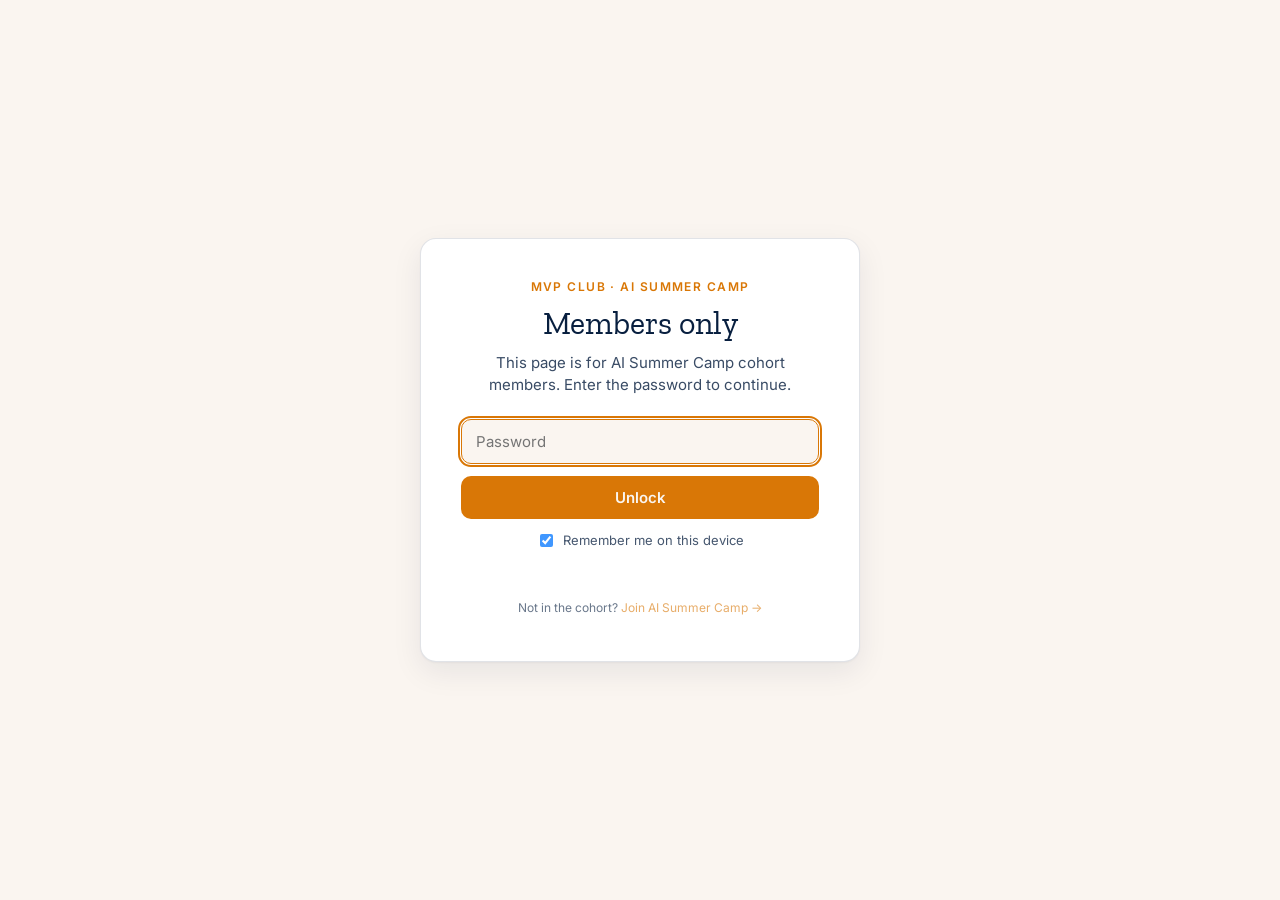
<file: summer-camp/index.html>
<!DOCTYPE html>
<html lang="en">
<head>
  <meta charset="UTF-8">
  <meta name="viewport" content="width=device-width, initial-scale=1.0">
  <meta name="robots" content="noindex">
  <title>AI Summer Camp — members only</title>
  <link rel="preconnect" href="https://fonts.googleapis.com">
  <link rel="preconnect" href="https://fonts.gstatic.com" crossorigin>
  <link href="https://fonts.googleapis.com/css2?family=Zilla+Slab:wght@400&family=Inter:wght@400;500;600&display=swap" rel="stylesheet">
  <style>
    :root{--warm-stone:#faf5f0;--navy:#081f3f;--amber:#d97706;--golden:#fbbf24;--golden-soft:#fef3c7;--card-bg:#fff;--border:rgba(8,31,63,.12)}
    *{box-sizing:border-box}
    body{margin:0;min-height:100vh;display:flex;align-items:center;justify-content:center;padding:32px;
      background:var(--warm-stone);color:var(--navy);font-family:'Inter',system-ui,sans-serif;-webkit-font-smoothing:antialiased}
    .lock{background:var(--card-bg);border:1px solid var(--border);border-radius:16px;
      box-shadow:0 1px 2px rgba(8,31,63,.04),0 10px 30px rgba(8,31,63,.08);
      padding:40px 40px 34px;max-width:440px;width:100%;text-align:center}
    .kicker{font-size:12px;font-weight:600;letter-spacing:.12em;text-transform:uppercase;color:var(--amber);margin:0 0 12px}
    h1{font-family:'Zilla Slab',Georgia,serif;font-weight:400;font-size:32px;line-height:1.1;margin:0 0 10px}
    p.sub{font-size:15px;opacity:.8;margin:0 0 22px;line-height:1.5}
    form{display:flex;flex-direction:column;gap:12px}
    input[type=password]{font-family:inherit;font-size:15px;padding:12px 14px;border:1px solid var(--border);
      border-radius:10px;background:var(--warm-stone);color:var(--navy);width:100%}
    input[type=password]:focus{outline:2px solid var(--amber);outline-offset:1px;border-color:var(--amber)}
    button{font-family:inherit;font-size:15px;font-weight:600;padding:12px 14px;border:none;border-radius:10px;
      background:var(--amber);color:var(--warm-stone);cursor:pointer}
    button:hover{background:var(--navy)}
    .row{display:flex;align-items:center;justify-content:center;gap:7px;font-size:13px;opacity:.75}
    .err{color:#9c4221;font-size:13px;min-height:18px;margin:2px 0 0;font-weight:600}
    .foot{margin-top:18px;font-size:12px;opacity:.6}
    .foot a{color:var(--amber);text-decoration:none}
  </style>
</head>
<body>
  <main class="lock">
    <p class="kicker">MVP Club · AI Summer Camp</p>
    <h1>Members only</h1>
    <p class="sub">This page is for AI Summer Camp cohort members. Enter the password to continue.</p>
    <form id="lockform" autocomplete="off">
      <input id="lockpw" type="password" placeholder="Password" autocomplete="current-password" autofocus>
      <button type="submit">Unlock</button>
      <label class="row"><input id="lockremember" type="checkbox" checked> Remember me on this device</label>
      <p id="lockerr" class="err" role="alert"></p>
    </form>
    <p class="foot">Not in the cohort? <a href="https://mvpclub.ai/summer-camp?utm_source=lessons&amp;utm_medium=referral&amp;utm_campaign=ai-summer-camp&amp;utm_content=company">Join AI Summer Camp →</a></p>
  </main>
  <script>var ENC={salt:"7OUf5lpb9039TYk5brS62w==",iv:"UJrUxb6NlDTg/1m1",ct:"BKIKu6TB2P4kcwM2fX85+FwXAu30NbH1RlkwV6DfeBUJWaa6GrXRxtKjPKPtdNWe08ZT5v88bo5dqMTtrjtYYw/r9hlJuzoJk7eaJclJ0M2QalTBn4mre+4bPO2IHfpn3HTYR3IhMCZZ5XTWHB0fXN74faXKn9gh4UyHNAR9PeTR2muves9/XyF1yFa5pIb7OI7NT65DjFxCuIbEEteE/H1WUpD8efJjBvr4jH6VtiA3XV6p+gmBamvD6nq4kHwtlKa8b896wjYIVC8zKGfOM/sZ2doMuxJttqlhGqcIzquu6H+8l1EQwyvv2TxCbStEc+t2p3cEKffpWnsN4nax/GVcUgo7TdjxxFqaN6uKaCIlblcslDV7gl8piZTXQHToJwmdJ/Y1ix54tRs6DTG0wZCYnTyDw0iDYU08qLRz3I2e8Sf/zZ4DjTfFP6QWHm4t6PWUA39eOq7T+GpYFQ2VI85bOnmaxP3Sn5Z7syByc0HUXuEvwUeF2hSsTxpTTNWul7sB07p3bCQMbZRjAV0Ow236/vtrTWf3aFycA19pc8kvT8GTzseQZA4JioHvGEsrtIlCGeOo1DGEw/lyorUxExANso3dao6fEJ9KzdoGwFnLNy/SMRr1/mfh+0/r8geA1OGDPi8jlSxgKXESIIGikiW760TrDpdfDMgKm6D0+SQEc6IMxvP+V85dy6uj4wNTEkE0JN8aIP3XoJTK9qJLd7D687jmAdb/Fjgkik/9rXql4LccKqJaJgcf6F8Ai46YoanWlcFKlmC81qGWv1n/kM8DKdziJx+KKUWLHIP9DU91esa9QyhhHys7vEdkX2/S17RUMWDvmIRPhSrhiDZu8ZbuugomHsj6MIhdQVGf6dcZoCTy+1Sit58bAZ3s1Pz8+EHqLhMI1OMJWn3DUdV1VZd/SxrmCyFhX69Z0AhtCblGk4tesJBqiyUGEL6ewblPTuA+UYPv/8JLzf40tRciEyWUF0UDKfnu5Lf281zO/6vd+lLueKaueyF5E3HKizuAYdlLqT/0pdujQ+f+d65L5qac9ipi5RFxFzcbE9qGbPfJaetoydRTJ6s9B7zqBDMdjSojIEJhnlhxVdH5h9PmLllI3cR552uNumJagqua2mJIt/IWulGpQD8SafQJX7djG8OcebopCNq8WE44A61Su9WpSYr7I7oBeXvEEw/GoeCMOK8Mdk1Mdacfv9P1TOQwqAKcd2tLbz+90j7ou27K3M4rMIAQfMU2daW5bo3wTqGfbTAWY3urKaVO6wFp7g+hx6JxtfkE5ONuPI2/qSW7eb71T7RWZewaLRY/V9LfQoqtyQXQcR0I02031iK7KH7a+6+IWgJ3252t1hjf80BPQZEbTKRy0i6V08pt2mfSGR1aV9hedYz63Qq2nJZwyGsmFmiinb7b0ja6LUoa8IGq+KWTG+EuyU3y2SPhtWkB0kXEJOL/DHHShSXIy7U6p5KFU3u0vK1TMUbP4Eqvfv9oD94G5zs1Hnout0ziOP3j1WC4tre3OzqLYpVJKg+QjL61KlVygpvMTPUoTXRINL8SbAQeFryZiDq6gOXWDEjVzM+Vf5z/B30vcWzA5PlR5lc0OFfKLAOwq2N5APOBrToij/RMsEeg9PABJ2p/qCacv6iZWVADJDrbH2mei40VAKtfXWk4F+cPxJ6Y7J8UkcVdqWlSrpW0bRvsG3+AYH3HMioRa29ApSa0ZxKb6sCUUxCvQbwht6UlJ/eWZFE32cCvvxy2X7xGRuLj6H3vB0IrfkR9tGJH5hC1oUWWHlfF2oyWcZO2ATICISXDwr6u7UkBqFi8Nj2hYhxI6MeIqPBulf7diGEGZzIhV7j/9sd9IqBuDL7lvDFK6xV2xT5oe7NaLejXxYaqmMNpPes9TBGy0SHBYhFzuP/KzleRp6TLjTnOk/7uW0DTIfIuEIAWznAO21rdGvRXDAq8lYr5x2wQkbM/[base64]/irorO4gSVaXfkmAvpXi+qOnOB9biWfH+5p8xc17mY+u1TPQmVTBD2AwZtAAgPXNLwcpAg7bfnCgmWr+LU+HbeTyOAnjL7vnuG3DwaxaB7Ugf9TmCGv8NNHJ5qbrjlaGX6m6dEnmMIcY/40acC5aOUVOYf4nNr2F+pet6vHWoyg/6p7lnkzkpyImTcVtDg6MDL0uUxauUJPaiJB/[base64]/81i1KNS2YfYlsD//iwBBL5RC/BvnnMBBkP2+9D5W5jN8tkjVk807T7HdA54DYpS6X5tZO/6wbCPTqthGNt10OowEk4y6TYelI6RM0RiJZSLuLnfkQjuK1iluQWprAB164J2qYmkuIYC8k1CrgZESCtOtdCtD3RIEe/1H2o+R1jubl8oHdEaDpSTujZFutViLr/5ECpbQUwdNMl6x3dLiIwCVEKGurNFN4PdtYhbxc8IM0WTeN9Q3LYoeH4dvTVEN5xkAEYNXw8g6LPWBZQI+aomRRPopye7kFCIxMrfdlDWPFeFAgQ9si/bNIvvwPeZ1hDTk2+TfQNW3Ffq26lkfKKMPfF/9C37eeyeaNRZv8sL8bB4hAVUm8UaIMloKznT4kNA4jE1Y4Qmm7uXRycNXciflnhnYSAFhMzqvTHHx/cfp8ln0y+wFdtDaGDMq7Z1/MZoLsECFncJIdFbx2NvuqYr2LmkTp/ckywO1JURqePQ+DXIaJ38RFwN0XAS8AzwzSqNUmyhbiCoLo02usrGAYmKCPq4p13qo1s5//DdE8/naXahrRl589w2EAKhB6tk6+vpQvC+SIqkluXpASDvFbBT+A7k/hROgz2Ucsza2JsTj+t4Dm/ys4PjObDFfOa0J9kvlA6ApdUU20SIZXPDlK/XXd5Mlu38vjNzlt9RGqCfrcBUMbVj2CapxmEq9CCI/IP8Ur/jIONNltevbqnkZ16xSg5K6HM4qeJnwWLluA26IvZo8dVbUhJ34YyyJ39cf6+CRtbsrbkEh+B7gY+qYnRW0dCcAHrbyAxHeiCYIpTv9oZR/XD3EvPN4lbmgOoZsu9sH+CMRMlVhCGsJ5HVn1i2FFu4CaI6JnuDq8l6OwaFTDYTCxq7Mtrzb8Jl48apDYoetE0UNqn0ZOx/0f2adxgTq21nMT3u+adOXBKG7+oNhR851IDl9/w/iF7I9uTUL8PTdkCjvRxxoC2OjmPY652sOdTOcevPHjNPxTL0QBNR9HFPmBWwMaxm+fT/SbOSsnTCdXjb7jckciKPdqUY0gvBgRtDQiFAI+SvJXVRIITpiyk/OMYD0ARKNZFrYFJ5By1AR5CV6H9ilTB3k1rL4e/Aw4VcQ2gzIjkZwWvNqbb8vR8v1PPAZ/+bfemckaNJHAcwmfw5aUpuIt+3Q4lGWoUqjpULZTWq9KdZuqJdi8aZhQLd92o+mywoxK7p/HXQFULXpa/yUwtU2Ygu6YSFX+TPQTovtQhxyP1uxakEgBA1kQYAT68OgStNGI1nNx6HPIV0hfZmmnR3YffL1/3mlWa4g8PFtIxM68daOOZOUdExFxZXhDT2nKAeI/Jp8M4kHh+SPIYIAAEkpog+cnoBVNoNWW1egYiKeuejeYJMm9Egeb9Aqd+yKggP9Mgn9nyle2OmFf5EEg+3DN++Neqt0Ou+eQENYmTD/ZuSVpCNjO0SalSLOje+5DDx4JIMvOzV8jovcWlh6pHZyqBvd+FqjV6Qc7Q3kQ2VAesf8Q4kBjWJr0sX/ZBf4b3m85a/ErC9YT3g5Oim6oWZK+6mTbpjxwTBhH1tJKl+x3oV08vz/W4VgjafOhbzEl+b/H7MnqOe+0DrHNHKa12yHoq0hIecM3beRjumjGIlVArUWqrgf/NGdDm8yMyj2w0+QNHinYwY26ek5fgTkEdTQwDsGw2W/Fcn4uS72Q1cLNzGQLr1w9y+XnWKaFysoaXuXdIOY/sgRFEKou3YOILmTZtXp/W3NOpsHq3pJF28bFp0UKZ1iyH7tQhdvFWBpn2I6UIg442HxKjs5bQvCqx7DW6gGqeDy6jSSz17Y95ebZuHTrjVm8lHGc0u5OADzwfgRGuMDTIBPvnlgLFjQgfJEwnu1QF0x6cVm4U4LsLh5TH3ih/[base64]/HGlohcIDJVj9AUy4rLDl5d/3t0dV9QsaXECcmuahpFSVNh/735NlWuo/[base64]/hHgKEGYonhZDZlgC2hqeN/Vf9mNQ97G/gxcTiNtHAHxKuuheMoKsSd/W5SDx22XCGmY07oUdRKbsPEAYA9FcIJ27CdYhz/7rqXWWyX3NxU5Msb25VMWb7RRqgy6DlEBNDfmVWm+mY1uVpvEZDlVWC/CYTOpO/MuIldU3TGthtdRCyyCjj1Gj1vIIMJUj02FvI8pLNqxCfWfpgWRJi8jzkXkk+3wS3bhaKFefLzK1h7k6fjv+c/8N18IzSXHYVfj/O0gkH0rN5mlK1RcHdvxhz2TgyUmwQuNznZuUZ6d4rMoAf08b5JBrhYc07IefMDG6P09WQ9GQHwggwbjjNf8y9CvjZtfYlpjpELJY06ZMg1DGhpkP7hJN5XB/hccIqedUCTRC1bbMpTGPwwYzA49JQhW2/lXpr9RVDOeAFK8iHHztrjBhTMzVUMsf2w/cg4CnjMqGuud4jjVSIYGWE6mgsytaF3i2TD9ZcEMcHt9Vy+SZxfuc0+AgvVpfgSTbIeHERKg/MKUNeQRlcFY1/SWZgr00kb5dNJGbimCxPRpgCUxk3XLSfbanjJJJXF+yph7KnSMso/KLtOnC2y9KkvwaB9NEesHAzIh5nSn6GIp6VGO6eaH8fe1SLGILHwzw/FGShYDUD9X+tvsEvWWy1RbPbFz9rJW3pVjuQuG9lmffBA9ZcwTeehG7eMjQRb0VOf8xYs9PwieBNvQdm34KBdB6+YF2ju/8USz5fD3cLzJstrGkEojWMrJpX5z/JQMv1oTuwj97uNAf/6Z2PCoQgcYfBTscPwAXmSmqFNSHzwTOm1JyXo7wbJPBUIWrW78JJzZ6RtBfljLinwRHYLbg4u/6RmvnYq+CbNxGXPiZTYadDWwT+lVuzjV1KVVeWsGXCY9lXIQIxehincf9rDPHBYRoQAd5H9O7hiG9CiLIFVxuIsrPdBj5ssNHKrYKZ/gWranojFouJ/INVwEGZ34FVQ0OxaNJCJQrEtUrSwr+6oxN1G2C0mSvTchZS06Pv3AqihM9yYSvIZUoy0vjdANN4QuUGhviOdyMg8nutTvNH14gc506RwzxDmYuCqjxkDZXJnGqlTbvQ/iCyj3yMsHXQAR56DHqHNSmZyORLDgNzJCfKuZuUZonAWJLwQE3WZjFZU2t3GDtvUqnIgi2TCTHBHTPlUnw6PxjobQrxOtv0roHuc0Be5RPq5Oyvn58ZVNOtw3MXha9XSMcykDD1bbsjpVW9Z/[base64]/[base64]/3KNpPGJ7SCK3PCURkKZyIkHkEliI7kBoOrMxCNHuYmarpZmYc/yRFmGm7jCETxM4x1Hxq2/pfo8nrKvBwKOl0UpPJevw0G/lcnrJVQg+uebtiBQc62N1RT0rMqHJbEEDBwT99RI/YFavu8mJpohCZs/W50Hvvq5I7lYyxqHzpfuV4E5PDEFllEf8HQ+EUyU3oj3y9yBiC0XR6R6xhz1016EBHcSP6C5hQVz2O1ykcZvW4/h4o82sNRQ7rTIJFAUUqhCTDl1TDOwD1j2vKWdbc7Fc784uLO1gg8dX3ZR4qJRb/5MF/K9pufqNOVaIANukYyGM6RYFDN+fYhBbQv5PMNJurND6SCD7tY6bw/mfFgbGKmHvQj3Mn7+v6X9fkijPvgPXCEmzzw5P7TAjMB8q0DtAISh/yImYDSJ9Om25IoQ2jEFSBdcenwwEC4nywfoMvcYNTDFIL/5hwrKliq6mwzVz2lfKuCSO+uSkrOcIuV1R0jSeNNEImHCT2FEpk7TcFrxLp1koVDKjJjWf0kGCNbfO4mI6Jbi/Lj/kLTbaSxmWJ5NWIy07SrpSwJVAXWbWN6AVBvUq0V31vlYcBaaETjbMWF+8+qqEwAFhfUAczecJTqUWlpQKTOUcrkeBFGJWv0VBfcqPkWFf7YaB8ngBaQyKlk021bt4srcxNmEMfC87n4gtaSLAS80y6iobnFX1bAWgMAF2wGLjdpBjF0E5pyQ/[base64]/gO4ax7kRSfy4dWZMrTNdB9920M+AxSAMQme+S0DyIuxYnMThaE3Yd1qQxXzKT5Ujb23CSCC7yyyW7OTiGmTPqZ947U+QunkSOrfqCeBX7BUQnWTy+zDkIZnuljnWTryKXOqKR9IxE0wiTyZZtuAl588y9wuTWkFxqho+r/vuhoz7p0THOaOPKjkn0AT/l/k4o0o2LH8bfyr4QYoUloCR8pys7WHZUI7tfD3E7AcXcF+OYOAeMZnlEkhvYQ77UeUFxiO4mxUIBT7Bkc5YdUZrRozEI9GqP1xzFXkRyvIMRkFtF4YMn0OVF5r9aPQMIeO0VWeZF8LdJoDj2Ata+Y7YxCGr2T/0aDS/A0FO7QZEi6KrUo1P2g9LiAD6Vqwq5ec4RFiCDqAz9dEjAUB4lWqrhZFg1BYimrbhN7hfuR4XGndaukRDsin6ldheYj/FepmRX4ufHuwWAOIDICbFCnVgdtLcvgxchW2WDPJqBD8NBFP1vpoueuw4XK87BI/PnfqrKYFJ+xoda8P8AaU8z+esWSYIBfDtzrPnZHEFqXg9Cb8nil+a7gsCVycomA489yrIGKuadHgox6QPeEeQuwND9qU8V68HGKLdY10HTAcUT47igGXWdxf6NUeh6wBUuTh5G5DfP+r/[base64]/QtG2xGsRP/0JW+dO8tcin/A9C0biDlBjqM2LxZite8RPdLdqF8yN0yMIk7JsC7sbhND6KWmBH4zyTKbxwsx0vOMarQg0yXaEFvjTm3KNW/1y0CnBEqsxwaD1bWuGsqFMYfC2f2GrtPV82iScB1YHnJAqp3oQl9vK3Lfah/FwtCgyh6l33CrOodc52ax8KNmrUm99WfdGW5yqzbanNgFZKNlZXobBOFXgNRIR5cwrV829bxJzUx/q70BtxP9+eLehtqa9kDqDI1QRN8seVRF6jebNlKOuOf6HPUC1K0OqnR5AMovrwoJDd+avQOfXuXs0s8LGnnJoN3okoe06KUilaeWMADYod1ZNttpVQ5hmGx3LhmkMOvyqIM07Jgyjv7QiGpraYypdqcgxkD1F5RyWEvQ3XzMyUAW/tgzHvcXm/Q5KJ1lrdhx8lHCcu146ks174i8yTL0fYeeB8AW603uTklTvlD+aK/8Nbr2fFonvBg1AaLM1lCVSjYEIQEXybXqvK1kCNY/[base64]/BRJE447oCOnblmQ4KUz9sqphbhBnwPQpLCaRdGrBmilNO1c/wATTrU/lSq4qIgHCivzI497Cz48nlKfdbNh+UtHhacyvdlMqpYZPzO3oEffTrS6O/pKW7q8hytMTjHnHUqN7jWKHTbMc3eUtfuUIYAwm9JnfsjT00Fc6o0JBWQvDt82MDjAUnXyj385LffVlaQVlCdQwyog+rj3+NBVlZqY/iBFBupFNwaarvDkK+Wy+vTTXnGoSd9/I9FnIbDKuAj+KYlxRx/KvzMQS4I/rdbA0mUBWssHKZQIK+xT1T5rGKGwkIb4lTFT0ePdIB+z/o2/FBUnIzreA5FK5enBDnp3bjOdVkmHeUq+h2CfdrOPZkbXvv1HucEQwYp50e1e27VJVgZmMPU2Uib51YKpcXfhZppTN1QY2KwtG1KsKTKO6VznmMQaWBmrBFaX+4x6k63gCeyxuYp1W5p05aJjoI8AAjY2LAimZyjkpF/tF817nFzWWO8AfRChz07u3iH9x7nHjjxgwVMwJOs/VkdIQuhriOkoYM0vwe7hTnxuu90iq8QBNQwVeU/AmNXWlLs9g20LLf31apqKVvDSLgP76f+7FP22vJzGIKN53+vYll052+0dG952X20JIdvIuelq47UQsWTxF/6WF61bIyCPiQhcY9cj3Ab6DS0YuqolB8kHdzNaGtqme5TulzSWIlLRs2T5ZlOHQi4WcX8MKQkibo1jmRAO3QZVfFDpOTrm/BcY6kVoPW1+ci/TZez9EJIm/I4iRPNoYwdGLjHJ11YDmgNkgan0qWqSNi9+BFWHnv0WSzpKu50gq1N7CQY3vd/FXqhhQZgJTPSmHAgYSqIe1aiJ0zFZMb/yvcliB6plzOEmo1gt1U79wDTDdfVuRmq4HiYeympSU08Fwz4aBxaE4sVMBLuna4/yXLigAzfnVhkeLI0Xili776Rl7YYXLqEThpBSC8T1Ej7Au4RiwZjneTM0rUgS+NyHttlYnoWBD+UDH3CLBum/80gldyEDorbH9yHHMmUkhUPbTcAUFa7mmhV0nZ+NcGD0qasETqv6C35gtSgc8qLc1rl0A0KN4QszBoIgIGbBtyA6LcRkudBpfQvyzrPo4q/pnuW3KMtFetFaY4ZZvT+3EzujjBklTe0J1wRjeJtZVgNje7uUQrIc4gEVulxck7koQS37h+sGHSmE3/v6rlrTlsvDhkOnAPcLJBy/zvnIpKw8cSX0I0RZbn9V9UM452ovTRMoct3R9px2cafhkRH6VjS8GmKaAST57FAB6y7yHePYJfLEjRaK68yKRG6o6zcLaAbGTcOMxa4w2Ev3aqSqQg42NhI5CKgPlK6QTZSVhBjYuxflvM0UOgJszodm+MTnXdrVmb57xQkSwE2Y2kvExIAAXNSewO8/55L7phgl496eNWvVLkgGDyzyGBVwqldYM8jc9g/wedzEOz+bCfujlGgFrhwk13mYuJWHflJfzoO7wi04GrxOYamum6n1tuGsno8EP2vSzMZFpeoXHkHQ8K2w726BQRzqFweHtAGaAfUEnBzCJrhHWLvfSJihvQtcYxhMQGEbwdmTMCQskCbBg/[base64]/XVd3ClEWGyi/EayAYrdbuU2xdDDiXh/YHcA89RTVACPjmd7CHPDWUtDe10pH1HucQZgyRyPCpR7AvRYOlak9Fn+L6wv8QhwNWRxrnStgXxGwosin+Vpd1plFCPKXqOSoczHgtGmvulShJeX7rXeyPWHxnFYlvDMnmAlQApvFH/DHO5RO48gPF5Tx5+wzyEzADmcXUm2n/jVX5Silk1OAG6bE3c0xmk60uxhpbTB/ueBE8lrM8M2cv8qpY5Qy26r/QnZhZQYUZhJiB5uCH+O4mlGtzx/6cFUvV+FVbUwNMU5pSGXOIpqUoNDo7o2G4GCG8MugcjhRIGJaWU5xeaLHS3D6L2RkSnWvUZdSOlwOTlyzwh8mYsA7yz5YS+qOGaOoWUfBM6vwHw2LpOBIBn4JGKsIBwAcDfdG+9gyaS3nj5/YVh5A12CueDa5aTBZ+K9GLRbtKxcgHW6Ytbianm38D27iqkjHPNEDDB/Nl4oUnY3sK1e5YD5U4N6JXeDiDlGtnV5pNygQ48YXREge7dhlu7YxeoQiqo8YZbocNeYCDbwM7/YDh7kFEm1aBy/6T6sowQFKYT6o2fB4WWQ7SF8xHdVZ4ocfNKqgMgVelyyHvkRhz8juDUISW4QEiv5juWEqJIO4fCRirgX8SiJySwS7UOqZ/Umc7uVH6R+nSZlNhhQ/hWVHHl49ARN/RLX0RrsWFzgM8Znx0sJkUrTIWWQMGFKkLiUrSpUOlAy3TY0tD5W2gYLddZug9R9csrhAE8sT8dGv8kstdBZ/l/ACOqSrzBd8lNTzM4qcnENQZGs9mHSaaVLkgYbVDmKjF48KLCruAFnSOaJymfyCXcq5mCnl8lKrIyx09yurZ3UPCaqEDdWraHkW6Tac6R8/+KY5L/QLah9W59VRRAjPjV7aBt0ufWL7s6180Xige34SRYmRdkbb/bxzZm5qIYOCYGNZN5L7QAxhESr6XXN52MBT9iuAeZBc25cjBBuHGHynGVXXqxzBR3kC63lpv/u9iLL7ahFaoV7xzm/8mhDYljgwVBTqPxU2xzbfiY4a7m8Ge6/CF0jWyHz8PUWa4iFZBOn2V8DSZ+s8ljD0kzzFgvAt3lzwVAcVNvNq3LvjfKiSAfvVR+4ZQd085F9eHWVDWbiWv6xG2/1hNOoORwaegTNYuX1CHn95bEHdMSlZ7FD8b8E3B1sD0XUcPhGiF1li12Wthz0AfAAOYYpU2GsmAHpzat0Tl3R6NKaaVKD2F0gO97K0Eud40MoENNuujXfFsY/XtCKh6ZJsjJJCmFax+PPLnBMtgwBUV6Zf/VrfNPyYvfIO9KXruD9fmapMpcQ9jRfgz9yzZLNmdZnd2wl0MyxQddsHb+9A5rb4vPXxNpi70xLTFLSEZgUuXQxLWaiaUGKQ7qy+3AY4WFJlXj0a/r8G06QrfCvKHmYH2svVXnWDditYdgewXcMCiQLgFxxAs2Ufg86+oOMT3+bs76Fk+SpLGlFq29/ef0C6lO8AG6Y7+r/0ESkHfxZeh3B3x+TXr77KuD5Vo5nku2lJ34IdRlXCRl3KSyvJlGJVg2DQYN3N+8+6TxOeH28FdkE27AbM1qwtPaMQLMHrPJpdtEhKkF+ZAgiX7eyhAgbKqLMbKzABQvghVPrbOg7fTUjfFmMjli12L3DxruXfXoUr+6mpmrdD4LjHOvH1fDIVqRx1b3fijwJAxJd1V//dX9kDF02qjtjaDBa4kwKN8eAcEN/y/UJe0UUtCdJI0vxIg7VWPITaRvI5YkqvmPzn9ZZNK8OpLnSSVq+td5wCd1mIAQ2AUeE+mkvA1unwL0x4Gwkhlp6EzzxnITvVP3b07shiRC+4c0W0GmhawMPuI4eFCJ63K2Oo/kCQ79bIitQbGEWc8fUTnqcd1l/njQfKhq7NvqyOID/hUCz4uGO3D7Rx7GzJU9Lhdv6lJMsiXpTclnLykCvaJc5xWehhOouJOiWJvMLIP1gkdC2063jOwe01jSia0iu0UKzTJaEzVa/j3jwBLCZstk3rEQnsTbmUqw1DXx8kCIWODFZejNUu1tG/U9lf3YX0w3HYa+C3qUFuISj7DjClC7+X5KCoYsx8gGoHSAVzVeaxrzrD5kXoUqBe+53k7bblVsPaRnC3lTSBWoRW61XRO3O266FiBbIw68z/I8rorPcd+fr8ktouqrN7re+rAzv118F+f2SoUQ27iziqAF+1LiNYYoBf9opWuplLLT4BnYdqXJVjy/rHY654FTC3NxJEt+oQswkOonTLeAdMsSReMcjK/wQU+uQCT2bHtO5BrblJLokRtXuOFEldlx9uqP4T9SeVk9OPyddj/CEDWVBDIJvSdHUlW1V6/ZfShDTBgHsZcn4BJ6Ar2aVNmxdwo/iKlZQTelaNGkYs5zi1XKFt2EAJsdtJQH6b2bCqoIa6NNIhJx9M6AdgqBwpAKf/drdV4KTAwc87GyIjn0etKm5aYovJDYYCmGalY85gcWSNBH72nzRlg31do0leADsk4otWC3gAMER1zDJ0H1kfFKf+2/aFHmCqdNRQkAVg1cQcbQgkQM5gs7GBFV3PKUgO+aVCaAP3dJNNek2QbVhYlVtOXJf9OHIqaKcWBpRyRoDyIEcSJSREKtdoR79dNrzWiV1CWNUpF4mZ1651iJ9mRF9FZQAKY8kkr8Dg5OUfJx/+hp41h/EMBRwtgSDOUDFGzYoXNzZL8KqxOO8h+5SmnWYlNPAkKRz1i7DDXflhFqo9BoxQWXcM5pZjnb8IJUIuXLwdhH1+WseK29f5hleGqV+p5te8eSpW47hgBHlWWX4Bt1Y2thyMH1ShaD/e93oHEkeVcwyqTBS3/uQu2Z51COKtlOscP1tXIVsZYBFTDx/vm7WV3aQaT/Xspq3s7lbgoDYHyzJLaoRAmGGOv36k7b1ytbmt1MNM+2I1ZSIKAMQqNksfgqO/[base64]/m/IHw3WXdVAUfcohqYGbXz39mlvGl5F3rdsHSablB9WKHI6sMZQOaj1N7kPul/CErCrF6N/0JalxODC6dSPr5UtxyWk09SW3bXJF49eRwpdmUALmB1kyfMwaay3aefEouiuptl3eptVWFN+94vZGaLRnIGP1G8EgUQ/eXWcqdLPXGIYidd8rsAu5H9tJTeMyvgANLRyG7galW5+XL0pOT/N96out2C06ou9cg9hX8VGYekJ2GgaQ+bV0IJhDwkC1Dkh03OHycytFM3LXokoOInQJUR6E+6c79rmJpfh1H8pOhgsVGpEKUO83TMPnYgv8iAUoGfwCO5ZTgMEihpfX58NGHJTaoIlUgF++47Ty+I0ZK1/T1rbztc4Y04y2SsXVx0B/YVwoHQ+aRZDSkZYBwgonn0e7vTOwCEoSYQbjljwbaPocPTC9Ma8wNslI0wficeGEDW8zvvBB6TDPRuCnOYOxAY9Qjuy7fVUirXu8+NecMuamhGV8mxtWPmppynmNZWn7N16JRdlDCn30ob/2/JTRnwCZ0XCb+7vn/B8ajQR0enLlcqfZ0d3SBAUT1dC+/+U5oXH/7ohIG2zeZQTL6G7kFm4dkExYVSr0HgMkz5HbPoXjc2AXoDoeRAuVNQ/AMR8lNKY8Ygr5R1xqY1dImSztdZ7pyU/V/RLoiB8bgYHuBoD4pXJLQxKSEpThnnMCZKG8b6qALiGZlXFVj001vPjIOI32WdQJvVaGvNbpOMgGJfWdsoTyyU349l9joaXFd+Qeq9IdwQ9iLBKpc0QwVpb73ksfo/zmdQepoGe7UrW1sr20xlt8O2qIagB9Ehs63Nbs/3NjDPy01sgYyQG13g69Fbnof7A+77szrJszxCzZAiiSIrDk/drFWXS4C4ZcWZFqHomccxVmkYrOlriMBQxIwLwW6FUj238rF5rQFjZsTMC+zfQx7c/RhWot3lZZMCq4Citxyzm9NLzQqJuuBpaJ0edBQrPjwppXMelh7D7yYXvlOBc7BlntnEFk4XHZMei05Lu267tlosiyd7q18e60owT8/[base64]/Yq4/TymKalXM5bNIL9Gv947FB+rTThe+ZDJohHkkCCuu5RMzpOcHNTqpNhBj1lAUbEpBAnGlyKIY4sjKxtManuVjjBcjCkqXa0T2AiFSeN2MZGYDVG/yI4xeQ4tBDRRCUeB2jPQ7if0YhR31wKSkpL6euyv2lET7flqEe8b5wQYSeX2Or7G8JlJeiFW3qLyj85/wgpaZuFQJ2OQTGsEnmlANrp+ydzsacFk+v2irHo62/0Xenku3kRfJMKCEwx4JxFYqvS9FYfY9646J/qnneAjKQXKeQwZu8rP+1DIp1UXiURR016wBgo28E1pwjkZaobo8qcSg9ZHblgMEvtOTO3+udfQlqN/j3v5l1tyH69xEsSJk2FMxMZhr+mJAjKXeJyYqZQcGXqWaNYDx141i/LJEcu68ooRLAhUdgU/CWy+Cex14zw6+1sjvCB4BrBpBywsVMHrwwoCf2OD8uYxmw++o7c2g4WFfvnKq59bIM9WC8TskrezhKbmqsi5+/mDf2yH9VAKGD+M8NwF/QCsloRMn4eu4DbQGoVV+Nw5AXoVzr5laLWbf6wzboFWKgnpDP1jhQ6NCxwTwCvg0nD5tZLXmkdttH7WTZf0t8aJdfUuWZat1Q2cQTb02nI3fH202/OzhMo2pUoyM5mWQIpgnzHM4UZklQWUvqZWK2soYUrgu8HTAVWjjTWt7ieEQdtktgAj+LpY9NR8clcZNNta+CVzuEvunoAOGT7LE3GiFecapKzDxFGQYOHrlivOYVclZv5SW3Zmxfwcmvy40Sa3nXEQq+ATdgyidCJXmZy/R8seZTN48zjO1qOd95h1k6Iw1TGknOOYv7NZMzg1iNWvPBPlD0djl8by1WhYBIO+gUzYfvm4n44hI2UHnARAHOQ7/MbS52t+NuiKdMtxAXIeVe2AenipfV1z/Fnh3TktQIL7RWE0D7PFvs+sA0fNTCV9BV8/KVjo6Pw3a4GW8G7naZ0vW+v2dwVRpm4Ge0PeHsOGC8AA40OWlZHdfWPbvF9y/hk3R59pFaOD7/VXZHiKmydX0VSSKs3KFc5HeCY1UeujF6aY04YoZfp/KqfFBTPR2IgdtWRGwNKRBtScCPsvgPX0tdojQFVsLUpFEJwnCepqg0HQvB7+g4DNZzEqkYgFNMnj9XnTIz81b4lea+W4Yw5uzNuVw3CQrquHKa6Xv0cAPEPhQ3y90kI4W1+FxCscsaplp281pEjbvrd0qFf4pPW1Gp1d2zL5WzBWmmM3U+IfAHO88NhT1/IeCRvG/PYbjeoUtjuhC/5Gte6V4XJmDud347nIEsDZ1YHKcy8klMUg4ojsOjlNXtg7vXqR0SsVXjehpTSKoth85esVLhZfiWYYl2Ua8vC7DnYDvYsFKjLRc/PXax3Ma+TfJJhflcBG2EzEW811XsXlwneJAMnU3vFnI7isx6r7laNOHd9oJ9rEJt/2oEAbey0FlnlKoFtT2W9GbKKHDclKjYWKN5EzIRmkkFU5jIfEJ/GDFuKXO6IlF3CE0g8N/iEGMnnOMGrZg9c6ow7pnCVpbkua4Q2M4BflzJ1Pn0245DnpI/QHKh0g8WTyqq3imQQrGr5jhZw+gFxhOFaJXjabelkv3HjWjGD2uy7l8z5OX27xOeXBdGCIblcqSrTssyGrgrMN4Uh7KbTxO9kOkGvFKZrJ25/pUkDiYq7UvAr1maIg/omG0kZ+AtpZi8wRaL5f6APDPKRlOSWuiKi/pQ70Pdf5cxH/yqX45/2TPbwOM8wZFbuauG9BDgRw36C+nCGCAsi/Kn7jAEHnz4StOwCjgDh3ovv8johgz7cFkVlY3cveJct5ZKyvOOS/I+ot9X0/qt5Sf7gDi4NMLnrq1Hsu2Isy2lUHQX8uNKntWY7A0MEcBrrPQ2iNrscLqGgplB5Autp+eu0aIJq0HX7yuxl+UqvpZaqkvVSfKh81TW70uSaOtWW1e+u9ElAFlDhHvOdCykjSyqBFMZxr7j5cJR1pnODViwboub6jNwfe+qmw+E=",iter:200000};</script>
  <script>
(function(){
  var STORE="mvpcamp_key_v1";
  var dec=new TextDecoder(), enc=new TextEncoder();
  function b64b(s){return Uint8Array.from(atob(s),function(c){return c.charCodeAt(0)});}
  function bb64(buf){return btoa(String.fromCharCode.apply(null,new Uint8Array(buf)));}
  function deriveKey(pw){
    return crypto.subtle.importKey("raw",enc.encode(pw),"PBKDF2",false,["deriveKey"]).then(function(base){
      return crypto.subtle.deriveKey({name:"PBKDF2",salt:b64b(ENC.salt),iterations:ENC.iter,hash:"SHA-256"},
        base,{name:"AES-GCM",length:256},true,["decrypt"]);
    });
  }
  function decryptWith(key){
    return crypto.subtle.decrypt({name:"AES-GCM",iv:b64b(ENC.iv)},key,b64b(ENC.ct)).then(function(buf){return dec.decode(buf);});
  }
  function reveal(html){document.open();document.write(html);document.close();}
  function unlock(pw,remember){
    return deriveKey(pw).then(function(key){
      return decryptWith(key).then(function(html){
        if(remember){crypto.subtle.exportKey("raw",key).then(function(raw){try{localStorage.setItem(STORE,bb64(raw));}catch(e){}});}
        reveal(html);return true;
      });
    }).catch(function(){return false;});
  }
  function tryStored(){
    var raw=null;try{raw=localStorage.getItem(STORE);}catch(e){}
    if(!raw)return Promise.resolve(false);
    return crypto.subtle.importKey("raw",b64b(raw),{name:"AES-GCM"},false,["decrypt"]).then(function(key){
      return decryptWith(key).then(function(html){reveal(html);return true;});
    }).catch(function(){try{localStorage.removeItem(STORE);}catch(e){}return false;});
  }
  document.addEventListener("DOMContentLoaded",function(){
    if(!window.crypto||!crypto.subtle){document.getElementById("lockerr").textContent="This browser can't unlock the page (needs a secure context).";return;}
    tryStored();
    var f=document.getElementById("lockform"), err=document.getElementById("lockerr");
    f.addEventListener("submit",function(e){
      e.preventDefault();err.textContent="";
      var pw=document.getElementById("lockpw").value;
      var remember=document.getElementById("lockremember").checked;
      unlock(pw,remember).then(function(ok){if(!ok){err.textContent="Incorrect password.";document.getElementById("lockpw").select();}});
    });
  });
})();
</script>
</body>
</html>
</file>
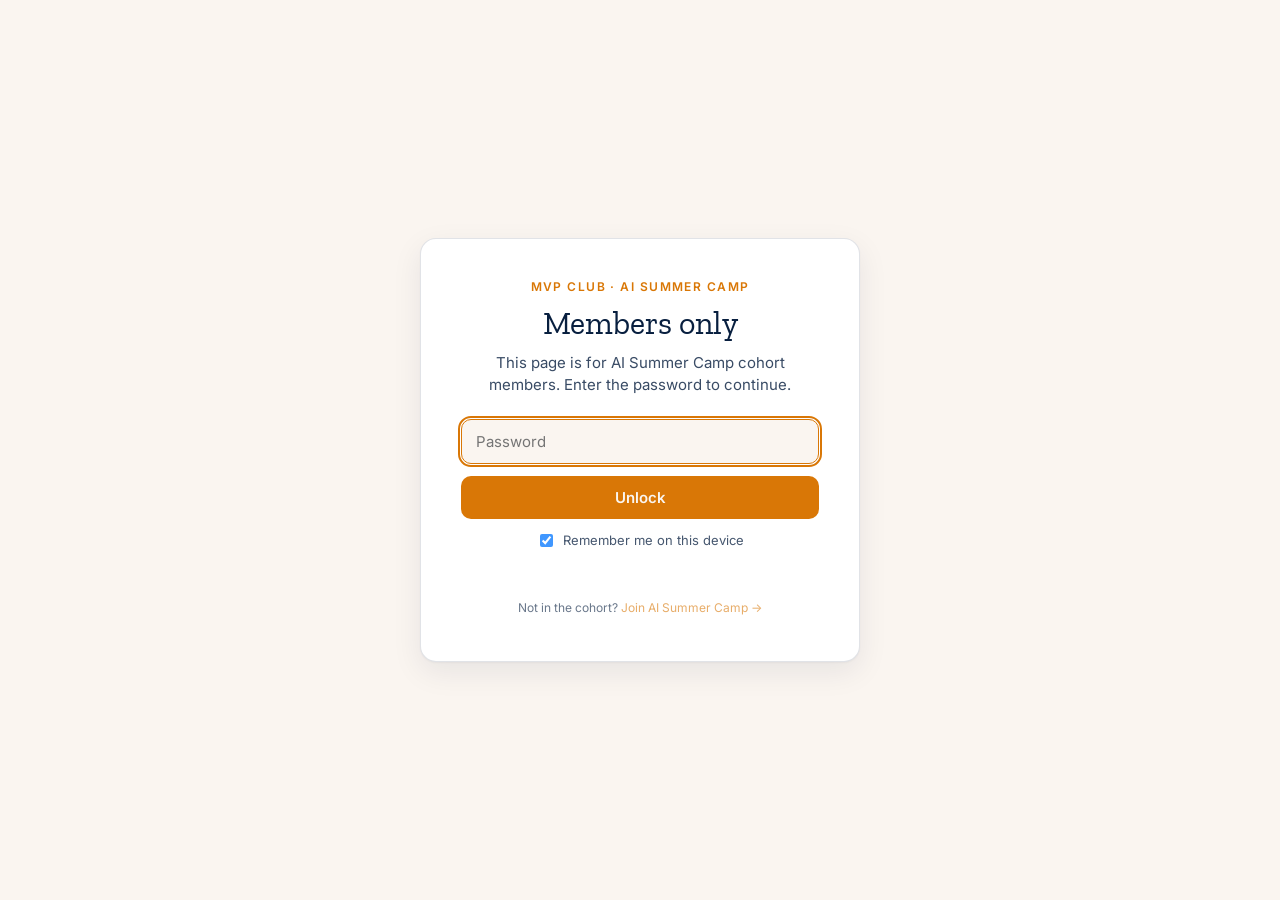
<file: summer-camp/1-get-clear/index.html>
<!DOCTYPE html>
<html lang="en">
<head>
  <meta charset="UTF-8">
  <meta name="viewport" content="width=device-width, initial-scale=1.0">
  <meta name="robots" content="noindex">
  <title>AI Summer Camp — members only</title>
  <link rel="preconnect" href="https://fonts.googleapis.com">
  <link rel="preconnect" href="https://fonts.gstatic.com" crossorigin>
  <link href="https://fonts.googleapis.com/css2?family=Zilla+Slab:wght@400&family=Inter:wght@400;500;600&display=swap" rel="stylesheet">
  <style>
    :root{--warm-stone:#faf5f0;--navy:#081f3f;--amber:#d97706;--golden:#fbbf24;--golden-soft:#fef3c7;--card-bg:#fff;--border:rgba(8,31,63,.12)}
    *{box-sizing:border-box}
    body{margin:0;min-height:100vh;display:flex;align-items:center;justify-content:center;padding:32px;
      background:var(--warm-stone);color:var(--navy);font-family:'Inter',system-ui,sans-serif;-webkit-font-smoothing:antialiased}
    .lock{background:var(--card-bg);border:1px solid var(--border);border-radius:16px;
      box-shadow:0 1px 2px rgba(8,31,63,.04),0 10px 30px rgba(8,31,63,.08);
      padding:40px 40px 34px;max-width:440px;width:100%;text-align:center}
    .kicker{font-size:12px;font-weight:600;letter-spacing:.12em;text-transform:uppercase;color:var(--amber);margin:0 0 12px}
    h1{font-family:'Zilla Slab',Georgia,serif;font-weight:400;font-size:32px;line-height:1.1;margin:0 0 10px}
    p.sub{font-size:15px;opacity:.8;margin:0 0 22px;line-height:1.5}
    form{display:flex;flex-direction:column;gap:12px}
    input[type=password]{font-family:inherit;font-size:15px;padding:12px 14px;border:1px solid var(--border);
      border-radius:10px;background:var(--warm-stone);color:var(--navy);width:100%}
    input[type=password]:focus{outline:2px solid var(--amber);outline-offset:1px;border-color:var(--amber)}
    button{font-family:inherit;font-size:15px;font-weight:600;padding:12px 14px;border:none;border-radius:10px;
      background:var(--amber);color:var(--warm-stone);cursor:pointer}
    button:hover{background:var(--navy)}
    .row{display:flex;align-items:center;justify-content:center;gap:7px;font-size:13px;opacity:.75}
    .err{color:#9c4221;font-size:13px;min-height:18px;margin:2px 0 0;font-weight:600}
    .foot{margin-top:18px;font-size:12px;opacity:.6}
    .foot a{color:var(--amber);text-decoration:none}
  </style>
</head>
<body>
  <main class="lock">
    <p class="kicker">MVP Club · AI Summer Camp</p>
    <h1>Members only</h1>
    <p class="sub">This page is for AI Summer Camp cohort members. Enter the password to continue.</p>
    <form id="lockform" autocomplete="off">
      <input id="lockpw" type="password" placeholder="Password" autocomplete="current-password" autofocus>
      <button type="submit">Unlock</button>
      <label class="row"><input id="lockremember" type="checkbox" checked> Remember me on this device</label>
      <p id="lockerr" class="err" role="alert"></p>
    </form>
    <p class="foot">Not in the cohort? <a href="https://mvpclub.ai/summer-camp?utm_source=lessons&amp;utm_medium=referral&amp;utm_campaign=ai-summer-camp&amp;utm_content=company">Join AI Summer Camp →</a></p>
  </main>
  <script>var ENC={salt:"7OUf5lpb9039TYk5brS62w==",iv:"vwnyjs9gkINkBMjv",ct:"Qp5bdUp05FyvLix6YVqs+b8MH8lLwnpGiTCQD3UxV+jPNL7bn0ObMNNQ8MbRuxE4PPJo0pLQPSg7yDoJUO3JbKEXTvl842HyVD9zz5wOKdN+jafAQRW+UVUWhcerbCe1b/gyCw4OttGMn/MMkO+F7le0h/K/Q1vRfTEQInUxBblFlWZ0deZw5EclmQRXBM3e/RzPbWUy+ZR/BVSrFs6Zd7YcZX30RON00eOck0WPrWJiQBAY1t+N/xCvks1V2FAYOOALB6mPlyMZVLS8qq4wxgjcQG4Qqb0z33SQEi8ksJ9NqwV+R8JlLvbzsbi0HwUvpDFLkB250/6BWP8dpvNxw6c6svLSW3bjvr1wzUtQ3ar24Ckl97IFlc1tpS3QMV7Kbv++aHfggiu6GBbEnxRR4Jk/7obQRO7NwZ/7f2GWqJwMLrIdPQPhVqWD/Qc45vxyXkrHv04P0c0nzMwCQsFkQjwC60IvXcrq1c1aMXVCOZPE2E2KJNq0r9Hu0BFC7/gnXqkbXsK9VYstE7Bc1oi8YUzQPoSFlfoPn5rbtFsuuMs1cNuOSefeUfmRPj3i/WL4RN1vePSgHxYX4+WGBHgWNcRXHazOJH1aR7VcdtdgxFZor+pkBxbJkMxA4oFYWcpAUuzmxCDO8A92lfoe2WkUdTrEKeLFmdNuuKEWIP4YX3BqILz/FYpOq9vk+MGpFZNwzg5U7IwGij3/tC3JtiFMwKkpmuvWZuKSgnksZRTvSUpmS7Fmj0MSI2M3AmbpiP8q2gshGX0HbwT7s7PVebF/A1wehtKcafaK10tn/nCVWuH6ZJFepKxS7m8CkyFc+n4/CYedI0Ba1USDb5QB6psea/oo4wI+THqk2mb9vB81wYxyaSHXcz0xNBY2ZkemXnYLszrtMXcqPInWpnH9JvfeZN0yRT8M0NItIFM++p95sF0yh7cnsf1PX2gh2d5j9Uyca4bLOoRLGVhKnULagaQ7TRlLO6wwrrpJmXFj4i9YWrLcVech+3C5MDtmHrw0up91/GFLssBfK3j+tQy7/6pxAjK3gc0HfhjLoql6QYTUUKgY3O7QZMXi78dTkiyNNkwruUXLwHIo1q51Ntxig8PxRgGlJTrR5dlZRoZfSTF/K/r1h/SqNuuLd2godeOoAKLnr4oqe70jdjOtDHJBZ3NF0MKSmWrIsqWIs+V49MTxNfjy/seVKlcxYoT7+rDGPYUySRKEavtOIj3TXJcXU/ghp3UAc+gJ0x/NedOt2Lj7Ae21Cit+H+7fUu3ZgjH2TsZW+2MznjgMWHzLgiG0jlvCuK5T9Ds7WNUm6cAWJOGAc0DFwBJNpffwjn+tmZAjgipvPx6h4oGzoXf34OlO0L8Lz/dyCbJ2+FHFiKD0N/1waHfe4HDDH5s+SsEsbntggVE9XPQvGCRcZ3GPtUN1M2PCxBhwtpmPhIhDzpuI8DnTpQFmlUtRIdeJQ5w3YMyZktpzRYFyhuhb9nc+yQY3Yj7Oc0Nhq0ACr5Ql2MX4RJrEIVw3JS6kT1PbWBFWXXkh1VKpdGaDvOPJJdEHRra+pxxWnFbl4Rbvqoy18C/n9F8RdSb9ZWv9Cv+1+nRAZ7F4a6lVAIgJ2cAbFD6FWtxFSHzwYH2Cu9Vo6qnqWswNjtRcVWwMtltF1nDsZcdjykp5AzFUG8coBHTX2Wm+SIvtKtz4wI2ueo1TjzwCyacR+9JT7bHh5nWrZT81JDvr72Rg4pMDyJhwaeRuQ4T6/yqdHA3L66+TVIZuVhkZ/ezKvkuNNoywbe8NcjSAuMee8DezpXK/WJcHs1spABqWamroIXkqUHRPj5Q0Io8/3rrJ7L63SiyqyMx+8duqQmZkcEEzyJFFs/6/X5sckr6pmqTSXC/FV8OMLgi03GnnAP77rXp/S+d95VXVyFfd/gWtEWQYXC2v84KPG/H5i6/dyHScZgfYuwOyQgQ2aiscXSkMjFAewaF7vQZWbXhLmNbPGmwlb9Sg4RoL8HB4ARQCHpNGH0Yvmq52tljMZk6DjqF8LNGjoM+fQ8t21qed5cCZ6AQqwJcZRP4bTwNUgDmgVuBK7RhAqYU/OMkVsIzSmS8hGbw1Wu3gfcx/QuiZKVIOZv8/hziWYNt65Hs5TH0WYF6GslwtvR38LPTBoGqP4vdMNYEjADxdfST9wlnLucHB2uWIu8PcriChpWsRfSqmsQl4OUkn6yIcx7WNkZfHd+Rr4pXB/kM1nA0mQWPo6Sg/xhbqr1S1Lp8ZMTJXxKqhXB2FazzmUtAO1ZfHUWxo3XmhRVCLvnGznMmU1CLFDMpREd6CAvu3QAgCdl6+QlzpCh1tjoClH+AAGxvifigikmeDM/CWxTGQgpLocTOnaEmEX+37HwBVLNqpWwJDV+FwSjvdJblLGNuK+xQW4fpuQnMpWgkDorSaB4MeztKI8rx7ozvPNu/aJwakFK03NuOYQPJ8gdCkhVRYo6pY2lQqDukewYEUaSNADB5op67fbwP7FF2ohUHjbcBQbVkotF1zfR81wVyGR1Jmc8GEsUoyUWSRUGzeuQ9T3qKLyqVeSRP218vo/8VLq4ALVw+q+XX453k7hZocxbAzLKb2V8r8KJNLUT8Kjqc90nT80IlUCtVLZznJ8b0cMjxE73tHrQhB5Wp1yBMY4/eENtzCe6E37URZUZVa/RdrBglwlZr4VlGjEJS6lePOCuBWIH2NGb4axTHfX6O/MzqvMX9QrBtJ+GX2YxZnKMaRlbEODI/zMVtlp9ZJvUg0XEJwyCSR8+TvdRyvm1GNPlpN5sJOOfUKMM32fkqRSQ2eb5sF0/pz3L45uHWF67zb1t63D2UO2D9/xrvcxj6jpnmcLUPHiwvQBRIn4lYOKTp/n80OikAvpyaJz2s5dw6WlbfkZIowVcvdl6pEpfGo1E1v0e2oJ6CAhgUo4iP40n1ZCt2jXYJNbxkl04zosfSwmEeHzu1cId+DDE+zh9/7uCPZXu2YWnqDdyqD4OsQNnu9V0Fym+G0Ess7/74x4nmlQpH9d2IkvQTbUCAQoiTp4l2Glq4qXxMoMBDdIrvWZuyuZjEO7qM6PGQtjuYSfTi4LxQpd+ipKA77N4HB7za/1AxsuK+QA21xrdB8wmSNTydTlXNpWZoqYZXPSBiRfmlTddLI8bPwqbYUMRxIeGsCJXXmnHXoiDbylcd/hCHTXNTG58JCna9vtAP7LPzSRD/8HlDK2rQMmP4g6VhBwqqnm3xGTwMuAyr7FyKHJ4iDEnMMfiSSF+T8b5SsUQKkLfTEaMbmc0p8x5qsxlEHe4ausWiamTHQydgL0/7hISOq4GRHsYvG83R8ipWQm/RHcNAAbi7yv/N/sXibngFN00HV0xE+ZQBl0P947p4MXzsam0ealD/6sclhrBRG4nKi8tUaCbiPp6IkLixqlZ0ROdW8Ji0+0b0l3FvxfZ2RiAVNtEgw3CeLGztmYzCzZGQgNY4PK6OM09jfgJFMtZqJw1FfEzD9RH+/hSbZhFs3NJiqk6W88cx4Nz+PklFyXghlWZmNxtw5RJL/x3FaLYkHVm2ihw2QH97abJARkFOqHrqIOJJjK0r1hp8K0FO3Cl3bM3ZDpgpr3Bt7RB+MLP7ccVwx3GlSrFb59EHd7WQLb84nFsiMGA7OQNYJzizHqTINEBh32vk+cMVG48oM8Oxlt7b4CLwzG8kTZMe51GPZaXdainIfMN0PRmUhd02kGdv0WMf3JbWYg/U4Wc3Kbivvu6weEC0cVU+pZbLbXPRmT7lhyrfxkQi9/ZFMMzKvV7Jjg0ha7UsePGkT+nc8RIw39SC3jFUamaMp4UIg5pFKe2VHJiWEm7xHFLGh1ZRow1UEPJyf8moLuayOIhvukkfDjEqgRN/VL0+ao9KNpqZ7f5OWChgNyxr3yhZrP6rlYtI1RoE4vO/uKa3Eqt3ccFobFC/PzEXbzupeqiVaxv9vM+esOsYZYKNY2CLW7LL1gbyceUKGP16FT4gKwAfest4XmaaQcHMdIMW6D9ugSA7Xs3r823alUZ/PckQcuJINs/[base64]/J/y3K6JuvGnjPDZRWvJkZUQFdakxc4y0hwplvn6NoiNKYFwfOL5sS2JkgIdmgj5pAXLtKXdI0EtEiIZxvr3vRed1uGKntjeVT39L0vISgvqD0khJsEYMdIpIRbDhTppIbepY8v1gnEMUuSoIDIog+U+/jLBfewXEB8h6U9JIiN4uNuPOB0bHJHgg0OKpP5hjoqpg82tQaIXKHcVDgXpFBBRFF4nmzD1eAZwIgD7/xXWitbOawX+3dADkJqoMCrzFEBqi60XNtYYS5eQ0VUwni0YMRIVPGS6L5ShtCq/rCke1cjcYjV15CecwH3tWM2osBoUdGZFpQBsakxZz2cJCrGwelHVE4S/L7SPH+06LpjBVwcXrX7VpIuIWC2Kx379YrNGi8fG4A4amytIvAC8+XAW96ENyMiXD4X0ViAvCVx98+G/ZN6uvU79eTqj7h488l+mPeb5/n94e6DAgUWUTBxpUg2CVqS2QmvahdqbK6wGNZEVdU417/JKtzYYmFjLUl1pDjck1B7Y4pLZa9EGkC1JgeYrFkd2SyCH7WwXQnETeEL8DIBIWboj9zfzzeA4OeWg5wehAZzxwBV9UG/F5B2i8ZBdp/EqBzDydAEASfbsF4Dp/CEnEkcx8KY6Lrdan06H5i4EvgYIbSAW5YW+sYneF12QDNBoe7MTH2Cg7x2W6AbIokIsKn+tHIlQKBPgyF5b7N/6yCI4wmqcxLs1M6DtsCUwHMi5tH8tHjKsjBQQo0gAbVzZPwjoTF2UQaxHEKFCPIdMys7e8erRtL0zRLx+VOT0RTU9cJKNPVQPILWampr2jZHimt3+zws4Kw9WMYgx8VFVzfFwviLdB00ui4Bel3GqA1ZjL3ESan+MRJkikAQoC2eMl6Oej/guS4UHyQN7gONpaWWKvk43/gDOMuIo314C+R+GAZ6wmZv68PTjrtN7RC2+PgBa9zVYi/ecKJd3yGiqlE9LMl93YzT17FudxO7GU/ZFhOH2MRFUclPZMpGMQRS8u9WnzKRFtBvXhYJ2Rn/u1faw2YM8vGRgJt8xkEQgOWLm4cWCF1DIF4MMNENY6Dai0Ta9Gy+Iq1T2+RM/IUJ6NshDZwfiPFyWcJmqv6b3O24QtZ7QgspJoOXr1BLscbGEx88xF1gp4T9RyeUJpsYFxipjqeMmxL6u1EnniugxfDKHV4s9Br3Fyle2Uf8tr7bs89Yio1hsB6jA8yXvA41WXDFYdBoKLHiB/kl5IM7MBLYk7bLSFlnNcWXf73kIwfA/f5w0bleRZim0NHmScJXenc1m5kwwlLQBA1lxVUNcKxqNt6lsIxwG0PMivl+eOCHm7RLuhF5LGJxcvV0gzyowgTG1A5Vyu8tPYWd3AEGihzQABlgRb3nqNU8EBb85UDmS09fwgPmUTNiZLwLrbXLuazn9MrtSwYqQCJ58D5JMmTQvwMwpyvM0xq7hWKVGB/MecyGEF11yAZMLava6YeG6xvagz1nY9NUexLVKbY22gLZ9IwzTyRDm5KzxUXzSQonGUNi/pxoTI4wFSwCS6bnQBIILOt/6E8DRbdjga7AioU4C9E6kwHqvczvOhSOQxLO/t6Is1hnRe2/ABDJ5uPTaxFubimwrdMCqAc+UJ12wXRMdX1t+v7KAPUe+Mzxvk/IxwQEguNzhbOzU34Ro5ohHdhSad/1atH2S02D3MEG6SNPvARTAP2Yck0WJ7QsBSeSy2mOdjjq1WNav7arhgWe/and0pawL5Q35KiCw2I41SPdTUiJ3oO5B4FHBrRJ3VLZDTomgwhNM4uM0RIV2ObgVm7jcmKOPsAbBp6FdkDBpE6jCCq9vzg27uigJ4+rgex/GbBtMDaXZ80+lQZkwAbUVN0L18Bhv4Ka5ND7BD4fxRd8xwoc4Mntk2lWPElDKxkWMyfgNXxncX8Ds+lOKWyRzmEt9//19VOLY0KE3PBc3owsM+kDQKvGOgmb/NxeFLQ5vWMisXOVou4n1BuRa18zqbY1/v0yUt08yfewj3L6aAofkti51wWbvrNa1qcCiQJVxAoT1Qrt/3x0VaquY1SKtRcfRVSP4DcufwHNvPvCLdInbmDzxYvzXY54I/PgLfjomZFTqTndWGWx/b538upqyJJf5E0Yh+CltV7XdocGucRzcrvoJ713eB5W3cXjE8BteN14ki7e5gqQcuGI5C5hqle8SUoD+XI8QURNAps+A/ocy0mB40Oz852d06paUnGJ5aE3C0JPsC3++UUZwjTanzvhwT5jyK9oQ3TM76wJCXCyTJ4Rragcm1uIk8XAHlZRlRZBRrERyfHKriUd8dTmlEQqBFNCyciY+ieHcs5kjzVzBnXIfYMEqT11ae+DBUP0hOB51U0pLDX6liyoFhwxqkRku780/bn5DMoyZR/3cbpxRxH0AzrTV4aVbmEy3JLJIplfjLs5+8be0tuHi4RCPqH0CNZLjn7yF6ymcR4R8Mk5XsaUGwnYMD15Sn+1GmJnmOrjGzHr2+mFsfUmRqisFh5IwkXq2+i0xDZqslmC33YUbWHJe7qcG0cZcpfJruqeepLKYGD2CtAExT0LOJdrxB30LEUAq/zdto6gh9uwn6nQRrqo/ZJ5Q1UvGLsTN9BvrAaKurKSueFjgMkJ5VEGJaJCvGWqIRR8W/XPQsum2NGHJ6uSyW2Cc4vW5+YLBh2vQPiLxTf57E6/t6Xw/eqzqhJiPeXnKcHwxnggboxg+p6kL3AAaAbtQ3t2b7vwbd4WW7ApFMdlt+zAq6pTKkk5m5hFzCQUmfI2L5tSWNGANr+5MDzjUjhrWYhxuCvWJ2UYVzotpatAf95MJylu+kx0200Qu1P5/Mfobdh5cmJ2UvP9KtWUZuWMe8HTYabooCanqOPEpAJcBarMqbMH31gFZgnue/CudzoM+GkFDm0MhfmZbW8m80AqKbm5/XMyxKjZybEiyBPv58t25/jLOs/fGSxSWKUtgEIgzxxCgXmq2gx09nH3HvUaTe2ZyjRoTwyw6g1EkgyJlTev1i1gz0ZuPYORPn2AKlC5MJQdE2McVDFvidgGLG+DCT2L1WNl+KwceDmj4xHQjJbdK/Dakb6KlIrz4odQg9e/qy+OPcafqd+39PIR3Bm5MyEHW6SmkBgos16fEEl4iZme/i+KfeD85tQkOpnXxoYo7Q/xVug93G+qmgQ0EWukGQaFESWKuB/TR0cVg4/3r90Xc1qADNYxfRMqGSswKI52G5sIhhedU63+ak1DYY7hCONM3kamcIt/ULb+M3fhO504yj6+nFZM4OQP6V+PXDqf0NXI/CYesR1fSexH9iNA7qzzYAl6uoD3crxCkrweqSDmPIj51ygqjldZEGY8A/LV2ZYVE/Dy19MZkOOWTUwCfKqTs06lI9YHIzUMaOgABt/kxI8pSQMoJ+rS6XZX5o9tcwKA2fO6O2RpVfv8bllF7aQMpJu0CwyLJqoTzNME9CD+pGfUJ0Mm9p5ZYoWbG6iLdO3Bubz6AdIV7Ul1JYamkb+VoVq2sAau76aVhmT353NnlE1qsp/szfXfJDHRZPym4Up7YDFp7oUjD5G2VMjCaVmk341pGWG6qz7/HQFFfzMdK7gpd/JBLU3qxh4MLEdYmhQ/+7thvBxpsiGZCKHlT5ywl37ADxsPh8HK4UDZF7AD6SL45+zZt82VuGL73ceSYahx34XcVkHi1k8S42D8zuaFXc/iVkaGBJIgIsRvhdKwAtFCr8W1OF5gsJZwka0gYQ/HR1B1qbyDDL+z3Rp/B0aLa9geWeFVjhk/[base64]/3nuCLr9DE53D3kIrX3KhMyzPVnFlmdWtzyyZGuiMoHvP+o4od8LoUiv593cIU3O9PUiUreiepdAbAEMTqsrLAwgz0XeyciPvsOGOwnJ4eU6bfVPwYGvjw389AA/5wjFhfe+YV33thU+yKmxqB22qmwhLXpgT3vZwRzDEkGV5yFLQ9Z4dNI+zfjPshFra0zXplBk0RlLPiiueMvClC1GTrbvv/ltSALegDNWdRw0wgSuivoqYFHA94JxXBsdOGagVcV4hb/gNP9HSYwGlNiDoWusQzF+s6Vx7NyVEDX7EbvM+5V6u401ymOWF6h3cAkv8Qby1OX1vwaVS/4wEAY+gF9MLOIaKdU/+UsX9972XeiocQkQ4VmX42A/Lyp7AkTvu9Pa5U93oTBqwb3eeuvU4n1jRPpGnpw2AP6Gb6MtN6K8ajHvWXQuFuWrGFaqGckwLeg9forW8bfDCrWEv1ow/5C4chE/QFlMxrq3ZQWI5agVhNzQ2NVkLCvCXSqKKP86f9hCzNTu3ZAxzDU+nlVlTiG3Z9B3kssVFrnd1QCR4VsVSk1WWMu7FYQWts1M6e0FQkgxoqj648ua0FqhrZv6TNmn2/dkk0TS2smy8eU+GEmy9ikzs8TuHPYLEcTqBgdNWw4wgQGRHsNXRnl1tzQp56qt7+gJXpuuNxHx/NNoYnYCFUGmAwC91HfBN0EzE1WVVSQthCMDWigFIRfJVQT3Sx9gEnZytdbxWNFFHdP7nkzn8sRec4QpGg/n9VQMHq/EpdRV6xiCkp5p41Bux9KR/HUwkjpVMQPqy4bhdsU0Cxx0BwnxkyLh+9KkWTIAmrcbYzqvnSB3ZvontH0Z+LmB+vituqGX7wmOYTqYvMTOeIuhbQOvXQOiQr54IU/TMFjWhJ7S8c7/S6FpGaJYARE+dMQ63bin/QaxV/LSXm4p+gUTQ5rrGMDL7XGVrkJbQL7ICVGtdkUIXn2egP3gZic8+4oCDu9QsMhkYSZaOeoBqEUD3HDVdJxAMXllcnZbxUYCRosC3GpAmlEtPdiKRfKbO5IEMmArVLxEsoxxySUPstt43K51AXNo5DUkqFqE5k5tb5IWO/yJ+INyOBSoNV2RmHf8gZMLty6jWBTiuRqFlN5vbiRlxvbqQByvtSdkDUOsg2HsJXEOBAuemxSdsGxlH7rL4LfT7AKOVm1W6wfdVNLEJCHBLw/ts32FSgiBUbaBpzErvDJUbd1g8vw/wR/Bs3icDiCzpXGg0g2uwVHyJY8Jirke+/FHt4MN7RT6uoO63ZTIA8tZ8cyac9YWR8QX8Dqe6iNru4P52brNm06ZwjmFcSQhX7lRFwb+WZL9Gn63LywpH0Kw/eNi7bmi1X/bZFM7lfY1JAHf7dr9RwFpuKZOs3gaP7LZLRJoxsLxYcaSrNIx6Njh4zNd5kJY5NcfqxXkT6kMC9XyxxUKLLbeBbSZah9RfixQDcR+FNdUevtwLbM8YTOeU272/aW2da0T7LW3q48LTOe2lIWONIKGcJ06dGFDF0E3h2Kr4bmxcPAj4972sbDflNY/Wuu6hWVQq57BDSSpqcziXsWvtg1B4yqyLyCGgD0OV7TLQfaCa65vfmNzHPADl37vUSttCjk2Ix9R4/[base64]/rgfGjIdmEvo4OvXk/1MXVZkcYixatwbvIEjr2XLe2obc/LF6UPu7SAR4PhhxlErxdkO2m92b009gflPcTjascTlmuSMs3SdtDPAvabjGLLZGcL8VxGU2q1dKUVud1r4EF2CqNjMs2c9pW+Xe5hzkcQH5kXk4546Jh9WBTy5lQjTB9LozLaEt3Frptw0eRkJw4dbBJZwlK13MeqSzjyeg+MgBgFSjdKzrFMchk/97tb5iaPNKGmlOHDQL9m+acLGwqRGojSM+UiFPZ2iYQ5jsjRi6OXwHPy/ceHADWhQCigKv1a5UIPwWrHuviyIJ49wmL7v7qJLEKn/uJxLYo62stxDVL5h9AzbRCSrm/DD4Rz6tTZtSCSV8P9EZ8PHXMgAjGmBllpCGR7sTm4JLc70byY5RmCdADN7w44d8G6QG0r6ROa6OrEIKBvmxznywJMfAs7cYInx4fhHNDD5qoFwwIy2G6+km5uhjCHHwxJZ9eYzKMPIJXJn+oHAEKjFEYA09Oo8i5FHoBpzBRDQGh+Uk7UJV9lc/6a1rdLhe7ZZ77ZgWZ/8taYLT5di3PMklzP4MnaiysQxpAbj8QqhS7eS0UG/YkCXFcrB5wUSfghIza+BqFfSwlmnRAsdwr6TWGp7VgDxOH3yvswdS0CvgO/voditQD7jw21QIK1ijrb8yqCE+lLuHXdU+g5fG/wlVsX618l7KxanrIbvIrDLknsW5LGY7CAHTFigu5L0rAEaxNYz7w8s3ajPlMNHl5XzBuX4hhjaSr9+U5zDKvcABqgX/zkt/BTC38O8iSSEc3+hXF6qDCXH6XOValklKFyJtucFSM3dHfuSsfG+cgkMiWaBkMYNuPCJUVxIroazQaqub/3Ss+vQZyVXsV7P17u/m7lC+2rch21Ji+gaN/3MhL3BZSCs3zJSRDIs1XOhr/l89OuRXMNw6NjoI35indrq8Azh7ua6loY2C0QXPXDyUeXxLawTkhD8xDLJl/+DCM8OmGLG/MiiLDJH616Wh2HAQLDUioEu+uWK9mgeG4jsUGAk93uX+EhUQQZnWN+CNLKXzaNuwR5MCMuLeBQcHiO/khGp804JUrdOLEOasX2u+9+RWrXWNIsj4Yc1y2IFlg14AEAwe67X//eCjlc987rQTth4TJ7QATnJlhFp1j5FGqioBlRrR6a70BX3fDZv/xjOvBjVYqnwSzIZJvUB3xRTGPHw474J2rJ4YJYcb3A8YGQ3q2dyNECtjniqyriQXKeCt2wKPsmBzqtFLWs2Yp/0no7xHY5NYUgGdmnIrPz3ohOWNMw6k4avmwpGwrgkHQKFjEzwOdvohU3p3DZ5y8FfRf3mNWBYcodXXESg5ZB6waQ+jX5Rtlp4KrOlihx5qolWEzj2d8iqWD1oAeeqvOUumQr16SBxyD1s/FXU3De3/TrbEMlFUDOy9fy9hviooy7yJiLHQCxore9XtLizDCduHz/[base64]/kZVPCoSfrS1zbH6zmyM0dGsZUS6+u48eYugSYsF2kqrSJvMaHVihDQq751GwShKhljz7ic4Y4xPmeO/nXTHJUYjguxpFlTjeszPLFljsPEyUWVazAyKUqXG5aeNOaApzsVH/hQIWbDmEZCIu7wfNfnFnxgrOE7otItirEcc7xeAzVJU+zLze1Fz94I5guBGISTCrxaBWsw8sVQxoxrglTMmoFysPl7n9+VCAHBg5+awUTqzjEEQ7GGCB2vfDmn7P5DObgGjZ3R01Fo6fqciqYZO1nESjymS9Zom/kEeULh0ByBM+zEYokSPQceTjNMU3s6bE2pLrZ66oySnhOSzKazhmJBc9qM5BjNHkQ67n6c7vGcbEEwXIF7hpZi6/vitX0888KDADQ+lH/iAQomW+3BzTg3/fra1uMEOYMSauCVK+0+nYGwMNZr9Meu9Izssd26fy7p4mSs384u52EWX8AGketG786+6KUs0pU8ENR1kcHgNFAtCgxnbWPNUUc2lJCGrxWfhGnirXVB861TCLJq7ZZB1ptiKVenqTynSS5cb2hkdCYTobM/R3WXEKUQDGbDb5n1Y0lvUiztBNTrPbsfhSF74ihXGI8P5FjI1lVezw4vgeOqV47eTMDRcIb/[base64]/v1JaWM2BpMbu8WXnaL2+PxcnaU7uKTHdLudRvz5Rxdpe+/7qUHPcdyhVz0/1OkIJns7ooK8AsihYpDdNn1SB61FSwQUVOBnLxSj0gJ+ROksAANCynZkQ2yAeL+oL89/f1FSiGCm7u84uJB/CBu9SKRFvlOk1cZvDtRXwwFzdRJLJH0x/T5DVMRmqOw5PX8rK/G4C7CXA6BlJdGJuLI4ad9AxJAiIfqKSPQQ8BhioifW7Kj43rH5P8vlNHC3A7mhLxzKtq2l1hkqW9ZBG6ZzmpxN0kqVIr4K3eT+tRVCWg1jUNWCvjvpsa2zeL/YPXbn7gUWQ7mb+3TM90peNkidwu+CnOTooebXq3BZKhmKXEp9VJ0wJnHR4fmu4R2nyCrD382JNtHb/G3STP8swUKc27f2A1do0anfd/gMNLSs65gc1luEREljBdPAkS0XqwS2+kbqB0i/dVopmeLgz9iTKfZTb6GZ1xXh81Zj2NiJGjWiSg/zT1Ve/3orqkacjCwQldjua5vOzeZntXCq8DsJxhsqeGveynVdMIPRy9iithL8HIXQYgQQudQbilPArgc+EH4VOllYSyaRVvdVrRZ82k7YyCbw+YTyKOkOF3NSzgtpQ6n4gLtlwCz//cXuubYBPrjGFHRQFCwk1fo4B7KwfsElqX4hqMO6p3kB4M0NCgath0MN4+MnPA6QQ7j7HxAhaDnjs0CgEem3GgPj6x6CkgC3urgkAYfnA7xdsRDSBuN+IOHp/qqvwflJiJVNMQUdbgwdvNrZQN14/EZzeZLwFVPkZsP4QS4s0PgPDsmmlFw7h55LV729QinuEzTv3/edk3hf8DPhatout4xEXZXHI9tzG6DggHggANmpM7J+IOcAkIC0S4ODcfgeTQChj8Ouwz8mNURvM4Xcqay3avmgWX1VFkYsXHFS+bcZcDoylZbRmDyNjaZW+A77OI8T8scZsyGGiXZJux0tQD8AI14nL1x6pkiNG8d95/l3ELe1t2yVwp8E5sm2m2+spYBd8B9GSzxgau2S2sHEmHUBDzMc0pC83Se/gO1kDPIz7TRGGPYkmavqxOBCfitHA+4BlJZBXaSTjAVCplslIyV+PqPXX5yvk/eyT1tspz4iosg15v/UJZi+/sxnihKPKt8/[base64]/eLZ4+tGm2OXN83jBeJpPdzUbqEWWJJGkW4wHEan8Fn8XYUaI43P7ptKNNPPdv6YTGYBkYd8/+vcQzH2xK0OjAC/EnY/oosSYGk25yjTIJCTChkjILOPNZgPBwKqk1xZYJuNXtOLsMjwoBQgUfwFIrxL290ywlDFDqcpzSksqO3g0wBLXKWwnu1gD3FXnRyPD57ne8uIEPscFjDpJM8zYfWqpo5OkJtS/okuIYypfk7NlDqf7krLc4GBIBZ+AzZis/[base64]/Gbo9ZXCXnJqaabP131DgdHwWTNYWhEK4IfL6xEneced9auXTgfIEWXu4tJafhlw8+SswmzAxxSV9igC3P5+aAIibtpz+A4vV8qE/aoIU8YE5rbzgQ64PngJk92NyZfev/oLRlImwZEH612SUZRaJIKzEjxStpZlAIr4cOIMG0GYDTliE4vBdLwnmJFCYYHjQgx4VmoxtQf8jn278k6ZTYe9hEG6i83cRJzsAk5Y5IhRto7cRlXytLiqvyfP//TI/bCxhYQMRXTFL9BUrpMVssd5Lb6SLYm4FJ1o4lu4LiaAXIdcykT/CQj5OEiEqF/GxpWlYtdAjLy6tyBBJ6W3wQPSUCDSUYKwOl4oiH/T248PRUTygnVA8Q1t8oOImArWP9gkpGS+FUgDHUZSJeI+I0fOgz3tY1H/+OuQ5EFKQ3a4bLI3mGP65rO6w5kf0YDQMG4CI5phoSMHETmD01ac6CCJdNr5wIvpbLjh+V6dX9AuuvRqpXuzhkR91QMk3orNOxmICxcJH8G1ikiSrg+xqF4x98nK+ob8zCxB/oa69vPBuUuyPESL0YbTz0VF7DOYhCtutdDLrkIubykpiWj7jBJVD0oK7yQ/8jdNznKniYyDoSYr7D0GLWi8gosu8BFwOr/v2r86n8eTUkfPwfQLbI3SBQb52q5wdEGB8wmZtGEseqV9MXuUc2jofrJThScEZzaSqzDFu/tQcE9Il0RBErf/eNsWDg2OhsT+HhSPF0J5kZKnfOFD0dYbUeOTZosAaAU2ZYT8ixk1l/bWt8+XZuzZBfKTt2MHmus+pjLYDnKv0b+c2D18HwNx7ZlbvDhfDNH8aH1e6SR5XZxsgCtWsMmiHOzBt3kubAFL85FZ9gpmsBVp6yHBFyRsLamqd4yaVj26S2+EfN2wVqy0NtqQYJKhdfQyJ6tHiPW5ydImGsIdKp2ZiJ/M6NNQ1jD+e95SzSzRn7yUYV/zlVRtRm9IbOZMQEYqJAg6Dz21goPm1JC5Sg5o7i2U4NRism7XRiv7/[base64]/A3pR3b6W4H2glQvdBBmHxOB5KXTTVM4CY631PQIywZIuzWCEtlWBBbtfxnLTdsay6bPcFHLm/LNpO4l2l8qZ8zYDDM+ZFb1Swg9fgobb1dRXr+UxsCrh7DIv2DQl2DmCwy0OJgrgK7Ea62hDBjlkYbXwB1mL4aBI7/T8vb+lIhf+I3fM59mzF5+H6cqbiGfXzqtOufhGmlWhSxqWF/Eaq4WniQtiWG41f1LcL1ukGc08yOqJHtgGIXZENjIq77+ubo7h/cvaAEuzwH+8EP5hh/+N4zE23FmYaHtU5JZLaA+l1Ac3DT7zH+loYzTdWC3JmrSpVyC58yR6aey9oe5OL7w/n1wy5xYfjiEPqS1Dnc0pTtivI2+HqxgdbiUyuxU4H85JZtHy6maTkq/fJYmCci51hrblT/aRwO8eMcRshaSpEgQi22/lRwisQttgPNvDWrscCZa6imMQm0uX7f1pJifUfXyFc7CIwde1Ge3GUMTFxLRSqdNKdSNRUsAQntTCW9PynRaxBo4vNUkh8m5r26VZmqacJZv7CVccsCNm7MiQQfBYN5UfJUdBJVBq6pika/Ee4lJjhmbruR7Yr55u/yNrsypwzkEBp8X4CaPmdj/Nbn9askSkAc+K10ih+PNWs0KiK4VlY5b3wwbW8VX2zrSC+jeouBDI8JBlYP1r9pFZN9/FEo4ZhV5dwyk7q0CV2IkuzlEUWAShKHNXD5fCM2EIVk6VTI2/HqUt/vBUkDTrQWF+Q+VgPyHqoCoE5qVlcAXebB6Tz2oklfBW8pcLirLBYespHa9Mu1UsWHwNms0//X1e1SwkpICZKLAiiSaCktvOF591nDmUiPoTObE8q0R4NEVMv2WOxtbfnZ/2EjAJNg/61ynBgJiKDrAnr8ki9smuzS2wfQtGiYYcjp+kx0LsuOIc/CJqm5quXLp/DAtUx4rsZiZ4xuZ+pTUad9qTy9q5I9GwqnHKOgGLqDQeDnE8gf4GW2kcKoRQA4Z0rkDJDX/vZ3UbJYi+E7ytbmVpCfWzkzlH7VYeavdYXB27BL5H374i/YNpSuxoEDH1yIKomHc1AW1Q37Gb5w31YKztmDlEQrdsECNe4Hgl45AmqRtHY2eqyoY1OuLflA3VuaJnSATKDhES13ATtI6WP1eTZe8ebTAg+gbSUOk8h44aQ0MQ6ZHe5dIP+XImFf/weIzoq68Segje8hLuPPJeL7dgOwD2QKiQwWlA5c86Nqnri8K8lRRbxD3ojTLxRnfGOjtc8p5F7KexaDiGtomlTpyWlzC0CHLnL3gnDm/wgC12sAWuH0fKlwzZKQOh42dXBlwrUEqb0sd1WPWow0TfozYREg3X89uqss1TiMONRDuXYkbewBlmOLDTBYCJhlyhVEC2V7Fmt/LpJi4XfFMOnwZDjkAgG7sW42yMjttKDBNQSDhLiiE5lSdQ/2hmM1zHDrwAlWby6RpzB+K0/ii7JzAwvbr4ktbZWMurqwAeM4nPHRPhySfLq9vQW0piTwVxCZZOqAIDyzjbI7Jb/FUw0cLad4A6mHTGcm1wjOLvyDLseFXEOABdxFZR4taUSFoAHEZHrzj827hLDj7HXTpbawOSnIdIepmoO/KU+6D+sjuM9jNx6g/q/WRD1HQpwaTsuq4K/jhSvi1fPViMjqaxwk8rdOIz/0DeCjQkS/FQH2LETTmSlovxGWrt/7PL6yYJyJ6hpRRG/zRbNLvFh7j+eYxTUKJNzj10wkKifN2jZKaKmqdhLB+axECLmzjKBZoAx1JHEMHDPqUlt3kgoghX+TYB99W+j/zbYVB2PHrKpX6Q0qvUYbT7zpxPzFwNKacTFHVMo5o7Oa4NA3erMGdU4ijA3W63GcaFG9FdYZVT0SoBJH7gyTpSBWA9HviGahwPS0vQb/bqbuxxAsIoSgqwt3iSlZCx1vArGC6nHSJkwsdNv68Q8WBCva8S7suS/UoQo1DKtSox9ZY2cH6E6rcXx6hw6UlQH0lw22uPABDHrxKUjYqOhAQZTznfsld43jCecpHYxdyQOOJz3ZIuSXEbmtZ+uEaEzUw7OpK46mABrakccWKc9zYvQmIHJSo/nKr22jWI+vpHNZRc0/XyjVexfE/JesTW0312+JS33XwYOmVCDHgoxUyf7POEtAhqDwRhryr8AwVvV9P6FUnQjInpDTTzz67E9WhS/qFiVojTA7gTMLxFLUAoQYRTMvSc6IXOeHwdrVnLcWF/di4VVl/Foy1eb9bH46XbMrlL8AhnwO+cNlX8S2kMtwITh3B/RgewiabhGWPvu+GiocZfLIgwdKAPNBs7znLk6CDB3XBgmvsrHj/SoSnFpgjyNgRfl91VL66iy4u/zgp462EYgQdCle7YRNNCFyMMZ6T8+6EuhC7l/wyqH05a4usdLiRxhiQKFo5F1IzIXdJ1eVXhzHW7dt4c2GojRzl3J+g8e3hlzsARGmSaP0bRr/9rHXCzciiHHD9yEUz/rnrkRzjSC0YOfYJpqcyZlEGu6RhxzFVUmPyEmOHrQrEHUGEFoYAEJRtgmVrmezR+NGI6zwTO04j1q5lu8KwIpzNMMFIedC3lYSsSRrYzxM0k0giwAsu0Xxl9r7WUfIRII84TX2l0+LJsVUmF+ej/XtONs1DobH2Jg/[base64]/ISQi2khVifMv3i9UWjrjIl8NAYKtZgae/8MqnyCj3Lkf9xXhtcFrgPaj8LLa9ZkE8grK79rwgXjFYPPWWjdCdd5YLsth5IszkqeeHQs06klrdnUONYWMfxSmh/[base64]/A9UfPaySVpMT8BYgonotl9eBuVuqTbPPQaf1vfE3uIqk/RXGnHFM+rlpdDy2OhJ1JrcaE/YbsnRSUiJPNgBjpOjFPEOiMD0pEiI9mhsx58dVescG6EOjafR6lTFaD0nok7VYHCoVu0s4ksax0q+TFNfx4AJDjFTvAPWVFqH80oupCL+IybtSWciAHJdgtKlxG9avQbRbpFEAhevosnefnWTXuKRDVlUryr1jgqP2tVSS0YJUOtWoyEsu7i0c9S/hmoQDjgq6gpAfOZnV52RXeaUxSTrgsHyHNaBtMARmutjNFTzvaL5MYmUkALHLSHBF5QBAanPuHOQ4vV73pNcgCvvjHXziLmqCfiTvrZRaXQxeeiN89J0+pZVW/6NOcYb161THArG5vNqa3LOKx4IfPHWoHy1DspVqyjtuJpMpJ3ExTSxx7CMhQg+NDIij/ks+eJv6cRvhmDfo828TpKJ8VSThVQe07hMmdjdUhUFTc6/FWOJqPAm+guomcrsR/gHbbmmbak1R+N1YRPJ3866d6yshC9WBrgbyrU+eJiQMUCTIF+KeXIe45leIUQWTHXVUqated87SDID4BBGzE0ZYrwCOenQ8nPwu6wyN4TcH8lhx6BTmTox9QUkIRzEaWDZTc6RjObVd6joQi1znlSpXIj4z4Rx8ISwW66zD/FvDhtKz/c4KYyje64JgVS6BvusQcnveheCQcyIU51ncB/nmPt8pGwMhGH6Rm/3WrW0APJUWfIrILwlxoyLcfRuqOrFbFAORPrN1PvoAULp663nQuqiS3uKPEiOdUyeimNwrDAOtas5Pt5PXo/[base64]/oMrDz61U4HDvWvfkXYKxaO53DxBIaha+mBvJ4+QFMikRWJ5v4RBMCeM3AbPxSGtgBZ5j7yXfYxe/T2FRBCo4f8tuD/NkM6bhQcnpXIaMQ1KkEvOn7tEJpetiZLALcdu0+b4rXg+463LiFzZlFUvME1EOIKxJVgYwaDw5llWBESOa6dCOO2U90GFDWpjo+zMCwX4+u1i4cTDV5ALSJuVp9re0b/VpkZHK4cpWHHVRgEJJLq2FHt+Uytm2YP7QmBDDNCjakQ71Fuy504lnjO1r3Xix42REzJpYN5xeSYNMfGS922j1SRdTeON0S/[base64]/2aP3R2WBBBYfq9Y0uI+dS1ATwIc11ZkV2RTHMqhwOj+BRfosg5rJoRQaTu1yyDLm0Z+pX9WGiGwMjMw00Xh/dFhjjtrvsZxHx1BJZbgeBZn5RnaT5fJR81hScwcZPMKcar84RB50Quc7sWsztF1ZLt9WFY/x2yS0YH6jmd45vBJA5NRZhfcynUPJ3LhEIpniZz5AUvYjvbS6S+aISbAaWoxiJJMQAHiZFvTt/bI854SE/+prDPpM+o+0SGHXyJoOvzl+StCqiB1GIoqtqiC76epmVj0g2PHujZ3E/dOLHz9CvccdkX4t2ssu6uGZsHby96WcVtWgCKElfAbyDiLLZZVocMnMSYm4DtcqhTh42bmbqi5lqYQ8x9aV8GVTIAkLnbftaPqx7Bw0UNjsht+lotoFn1GhkA/asnJe9beOD4G8Le/fOfBARzjPfiNmVPr2HMB5V0xnyoVcePjo3iCplZUprFD3DUr5zDZUIj8dzUKPf+NkwW4gtQuYA2PhF7M1N57CG4kaoY0QOLMojelgBb1pYvGXzUw73iyXEJrBVMKnGmYryDObXL4ZUxvqx7DoCZoQV/jkNhBxVcI5jvqnYdPcPyqv6Cd7Ybnqn9J3/kgf4Uq5dTNzlXno86W/MylOViwHvwBzGjgdcpjVi1NgMT0JuV6q0xe68i63B28t+GmG+OumGBkuDyrAG3vzlDDRDF5Xuy0rk6g58RqNpizHzHtYgAQyuOg/iGjKhWvziBeKBlE5RFYxUCPhf5rbhOrwgb20F3AmPq5HT+66fp7MF5PqI4K86xLRfQVse7WMp01+YoPDxukmML010DUWlsdx4UihxvzGtOVQ/iqTiztIC2UcxOk3LDDoLiRTwGUWganyP2mZgS7ucNKFPbm/F+FL9PfRBVi04jMQ7qwdK9HjcTbbEXc4msnc3vkiAQ7Ay9W9oUFoUwBmegdx8uVoqsJ3jDHkm/6nz6tGX63iQxz8PNbstuY88KggRSX6mS/ITPHG7s5SpfC4my/aQOMoTOeowCAdgxnyjzcx87LxeVHBxbwLsa2gQBcnMx1GHz7cpXoHLXrrurkJuUzRxIQJen7seIZKbcdjOKQm+a1vwkRH+QkVY8klijP/99Q+5iu+plF1sD9U/LzuRGm1IkoYhg/F3F1Bp7WJOqPTXk0k1cvqnhYL+yh2RvFnIY/0GBHhmN+V5F0UwBKgpLXJ3eCo1NsDPKA9comUZvCAsH7unDzkTSbFshND5HlweZYC8Oy8LfX/5jzZ1ehIQbw1T1CO578eRf74Va55VPm6kbrcvOqnis4B2sN0zkNHj6scIGEtzh8N7M9ihOAKqICqFDqc3RQDrPE7hCDgJrcvjit4hpw0IHDvwDU0HDMvBsWCKcqu/BTX/cUBYm7VEgm5JTkq84s42IkJ0WzfRN+dYgYQ2BNpyQODhB/zmzquSxDUJwn9UsKF1g4AHHecvzfujeTkJMVAq/5xpNawDwIJuvXqwBYAxqr3lLi2I8GT9HrVRUVck1X0weDrNgw1w8h+tZikVSaKCDVu1UXfJ1LYdrBiKB1+n9A7UXgCiK85rrep6SRkci8oVKJ4RDZoHi1DDpXJz9gJ4bcXEf+g4is7+nNjJyQgNtI1Hdudul4c9E2wtUT/x0nPmH7qu4HLSWv+7n2alP823++53TpotrdhzIFNe9Nj+31aWNyR9XGkkCnedN8IXrTG7XJizxFsJYNV5jemxzlkBcLfOCAzU/eIoVqdl7fN3gyrFrkiLndgWoKQ9OzHIMwU7DYHlrXD1jnkyjD4HTTAEZsB/q18S8bOX8XH44yN/O1pBjjSEakzVegBuH6NI+4mVlHGUO5CTf+BwMUm+lTWYKzbx8xwoQBH08VX52M9lfAslRfplG4ogpb9Ht+Xu/OvqoePj3HzaFW4o56em0Wa9mbc7gioLtLlAH17CndkT07Qn9DptOyTBUNxjG6BEgcZBAUKKZ83aWk1t3IotJNuJS4pZ1DztCDwSo9BQjv3naTMINzRLOZlMpmraGgLz4xsVOgl6hX6OSuoV4y+kMkhRNLeDkRqa8jaZqX32B5c6RkDFVsaR5KrRVFgTVfU4Zm5+7pkX/[base64]/RSeLT+yb5mEcgX905x9hY8JIu17s3oBQHerSoz5awrM21N0OKm1Asxi0ZpBw9knu7EJe12wYogsoTT333ZSA0aFKoBLAwZH62nVreSgkNZ/qUzsMue9CtilWsich4XyAkRInBxSe4NLUaGS9iNgvI8kwCx5Cf7jk6P2M8ZIoc2wwMfIwFXLcc11QuzvedDjOMgXmqv+xHvgOVC9rxhHK0SFjE+wJVpKXthC1I2hTPlEOXyoT/15uZzRcsoUPaQfc5RnWKsIte/aZEmojX/XsJAvXe6jSANZa0prDqeS4KXsopgioL/7DVxHZuXOgmM9SnIN8a2suxfIO446elGqxVZQ8+o3+/5duKAohN8KhcgUwfpaxzQQJvjr5PUP1qWyW8WzLqEY3sC6bbrqZRQd9aK8O4+WAMQaCJvX3ACvRRa3IhUyuWcZ/LMs8BQeywEcTHzk56wQwH2K3qqX6tfGeKblTtM4b722LJE/TrNX8icsmJDpv4yjqp4lrMd9nMmgAhKYn3ICu4c2ip8hDz3rucSRwszYomfxB+moLdD+SzDR4jY3qNxDm5rbs3rtiwdbAb26B3e6CAY2IWRfeD4Go1/+DpFhaA6OqFabf7MVwPUSsmmLLuhf1oZWSD1R3Srs7PJrZODOl2QiJnyz25HD3/OS1nWC6hALWA5BAT/HCJlvHA5u+wQxjDEOgWoDtgAwIveeRIby+zaYmhDyhhVhTEOoV2GyY30Y7K5k7fGub7tP2h50UwbAIXWn4of3Q7IuhdyY7h/ZcM8u+IwcbBW/umO07v38XYvL0SVk0WcQPaCCnuQwA7n1/dYNJaUecJLYOt3fcgz0JQ6qyPXcB+eOxFeCE6glmQUQG7MFG6dPN5WGsb7C+0EWwVJT7e2vYfKsUp7ZJ14sUaA6wDzdMuixEuz44vYVRIKquXV/sW+tlX0wWYIjsgv0vq8wjYpoyaaaeo4uu1MDSQKSRbHkXBUWSR0rwoXUXlm187w79H9XrmbfmRjqnaMes4X2SaJ5QbzKxO9h72lDhiDkJ9jotkVmkRg2GRdOM6SFHepu4Nw4OL0URNOol8Lp46/QjEaDLz/[base64]/5Vo1PtzgC5wL1AvwD6eBNPRYibktptDX/GSldclquQa+r/np8+KT/Mar+cSOfWMTxCHslEfUrG/ASsT9YAR/nqLLyWAH9lSbNPA4UKYUsCF3E8YBAT/PAtoxg4TNLXfAyEfjhsUNfTOp/XOFWfQQtxZAAfE/aZZ6qpfBSX/wPVaQ+VTYchbpECzQfTFzc7i4A8Rv9R5wVXHSLqOmMpq119R24epRMyxuWo+MEmRq81rI30Fl8sdGoJngvvFLPY74pD1FJtKWmlTDh33qBKwO/guG5/ik8tbwcKCdOqFG/N07VkBxCdr8SYT0n1QiHvWEC5NvNJRe0rBw+WSJEJIig76Q34vT1bjc3mfnNrnnJwpvaNa2Bf6GRPPxOy/iLkZC/TFsECzgw5bvcIT02AMxroeM6ISWGEEawAxBisdgbGpLoMQ2LFn/U5KmfYUf79qVzOMdw+Un6zgYdtmZjFz6ioj+tU5JHy9YBQevOq2/F+F2rUsmqbseZslSkj8r02Yh15xAg8u8664oJn9FN/9ue4e9qjVfdyGrfjHqHGjSaMUTSKei54DvXW4Fi7Bfbb5mmdZ5MYzWqfwwudgY3UU3joTY+9YeCAjH7rdqFVtbdpz7pXDunX5BivHz5EGEA8fN+VObQf1lcPYlDlPDQdsQ4USa2ABs7ugiPl5/3uuCAnyAYxuLGf1pRpTbRGPQKrJ3vseFXPDdKFSMJryiJNLUJEkAS3lTxBeW94WChfwSkSskBdtQPms/Uo+XJhRhd1HCbxdKlW29lJeqvehsqR0p4g3czKRFcQk3scUGAu3BtI0Dh4TVnw+xm8bhKkIJi1e/gPuM2UksvE7pD5wxpOCKri7Jy0TlQ9XDPBFvXkPmtwvYjFcgPgOEH64fSn+K0EazDpRiqXLxwQk+LNX0Xnxswjej2/bPSbBvImyAyBgOhwIxvmWT5LvCPreE/BsU4W+oJ0nQrZGyJIHbj/da1+shmVw5W+dh1PiCvDZ3XO/ez2KpWMC/jrtmx8bDYrkJb/KJiKw4D44QJRY/fMAUOaH4oT+B5/v5wqcxlR+PprKnVcfAVPUkLWLwkkfMAvsskKVxTx4QPPTJvw40mD70OXkfAY68/7I6GdV5Sv71rjCWWvu3cTGMhI2TgUVurkZR+n/VDlRi2woGr560tOE0LhXFoAO8h3zsGbRsVI/DYzcnGilCLm186Xtg+B3ZqIEre3lvpPCjV0SS5M49ItbK1W6YKzQ8gA1hZ2YVHikJPHqWkZE4Z/3QhMMQU1SNUs8NYbijES8e5z7RTjZxFs3ZkTlazDZ6A7Gyenl8fu+ARQr38V70ohSdhXT8hC6NQ00juvPPKoFssF+8unm6+E5AqV84dCjQun1GWA0syAG9Hzzt4HvS4sdG9rH7PDgZuYbMwOhAt1PI0VRHv9kiFf5Y9krFQol1YlGi1F7YSO8ope7vVylCBT/+quWqfr3waEstKPvJcf6/ymSKX2byIVhGdm7AxsPMUfY3oc2Zb0psnC5AVM+jIUPg1xBKGOwx7P/4MzK5hlAouBocFq+aCyXUsTZaRandeu4Q+ffzNEUPCTACGe1WYXBaocCaqjFBjuDHYA/kZFs+MvWrj7D6++c48gn+h3oCKRI7ByuJ5o6BHK0MUgc/FD0rNhCqgpMHpGLuWm5pNAUxTugch0ewuzeDKj3xC6eKxLMrelSrKdFUAn97Xid9SZFd7Tjkj8WwU0xXfOmrpdmz9+WtjLSablMVY15Vf3VP98vUhzV/uUAJADI0DHKGbJQc6vwLMMx9xcjjqUZxv1J/LRYveSH9pBKfgPKuGW119NqQ7q5Nyg4iXXQs3+HjXCtzH1Bhg13y0uN0BUCYEi8/ag13t+XNI5N5K+9Szgmyk/tmhmaYsi/BQQ+tHjU8YktBXGtAXtQwXFaKwUuCk9Vqeb4UJVolL5ifBcjn80yEFo6RZmRhgcBu2EGbo6XYMlBhl05XdFYL7S7czBDHiimHxTdGX/CEJPeM8YBW4oYDt30yoWtcbBBZrSFsB0T9IMlBVQwUxVODgjhxH6Wknjc6nNf8kJp9wWavmzDUJyOL4rfKPSHIWgFPPIIBaLamkmyNXmBxsucDHB9krMoK10y3n/[base64]/WxYhH5CZQDEsaoa53SXyCOCgjgFxa2Bt7Ai08ZumHckOboK7Ruiur5udF8ErPM/f11JSQHSMtoA0nNOxp8y8suHdcDtckCsBANmGQ6LfSQpGr6NK95y10baymCbsBDC0I/2l6tlzrAFsPw9GhlCIRnYCczm+o1kKJhUaa5P7hBLpw/0kJ4xsdKrrD+sTO0lLzTdBDwJCRwC5CClYORF0TTk1EOu7na2ujoNG+NY+3o45gFuDuqVMhGdb8Mi/uthISpbrGF/kcVvxrL4ZOg8M7k1humYXzsClHpxT5qh1JxcsvEC9Z39sDkq/RHls4FpgzFymUIzGulvKJEOVZk7s8SHj0fKvsE+OHT9PmqwHtGArh5rCJaIO8/wB7Nct/JZByMS43RJVCM+wk2uz8MN9nUzCYEd4iqFt6ZY7RZ+6cTJDeU/TM9993MdihjNwfDROyRNwm5El3mGOzCIXwtRBlICC8D7J7+0FD7kw1aucwC/saQX9/SfVrgUwdW21XzbNhmunnuPBuWBu/qTyxLUWHtseWEV4zW80stz0V23FHc1aBXRTajCMEyku9ijmsLOdZpyzDts52Haf4h+ZxEwXW//fQ4wUME202SmeMpsT71mGxtLdVbQTo5hm412ICPqenkeVtloQ/qP1Tiy6QB0zyR3fgmfZoHvLGD/KEGfjj016tPqcigwy9Xk+0ABAf+ChU7PyiGHrdaEd2LxiirTNKND5Catp7q1azVVbG3L+rrcoFSCS1xSZrgIc2eO9HX7qhU1J62yYsQTi/489lDao9R3f0Hh6BpvTDgz0EZ7YFozNEyHqWlYMWSyb79N8OWUyTIeVWi449gRks8zkv6nmHPbL5t60sVIFV9Nb8wntW6gqgkbCRSTvFVfH0o8H3SO9bKg60yLFqx5cBP/l9+onZfvp2T1y2sOpat2cUhICW+6/QxwXdqmPgsy6SlaMWvQQ/yiLGdR6Yml+iXcyGfRpe0B56Y/h4obQuB9+/UYJ12Fau041WTOSoJO6fCqYgpuaCjY1AUyJIcUh6vK8gwgdvZ1NiLUL2YsMLwSQk69yI0ZVC9yz1uPTgaKU8FoCyChpxJQPdGEEHAKOu243FRvgIUiqdB2Jo6zv/RZSmkY9fD8ZBGtURmP8eCwfKpCout4Bh1NWBksnAj2cQBy23JQL0bGI0HqLDNAxU0s6NJoVujXDx6sNq2R78Ze3P4Ca92RDLvnf5jFaqZJTqInjQhz8ZETtcX8WieXDvPqwe7JdnLHnlRS/bMBUL+vxTF5G74i2/VnD66pifjdTHsCgElpplcIUbtskLmuVIL4S7tFZyxVZh7rcjrhA/rJs6Aj3/EqIwIgV0YyWzbSdrLNhs6d1AdtP59/jt8pwRzmgIhFDYm33EzREzqZsRnQIgoOOZ0xo7i5DP8DJrSkOnvdx2LAbwg8UXWD2IPu2YlmSQhl0r0+1y+BoP+UFm/3GKnD6sPrxAIj6Sj7c9+/IvnV1mdb4hEksh5aBiIqKDo4nJEq7ZrH/Aq3ChC6V9klAHSIcuKYQQxLko0itIcoRuY6FTx1IwDLjSXYu4Frh3EU2QOio9GRstCCTT7mdG3i21/W4bEdUmPDQiI/N/+Vl7fEjqNwjmEmL0B59N5yBHfbBE6lB97r/TNTEKKYM8mr2vsV+GlBJX4/kvUfInBQHuWgzu/kXaJu8RJuqMgDRrMrTI0TxsED0Igo5w1HYcRmpYmRRz+bfLSRKgQOfeJJcgQsfKdJOTo4QvAeO4VCCye3icn6/UR1N9VHo2X5f4T+JUnxiJ16ms1PGXahha0soPvcY1pEvZwFz9t8L+bLmbqA38xkX0KBpfVSdg2dKSntjxFTram7BBKcS0CSy/2c+UDhWcL9at+uMUeGhM6tp3TpNhOxt+awlKLA4OuewSPJnhm40NmR9XMcUUQAB9hUJMENmzVrnuUTIz9JDkpvkMrxHLvHeuCY8ybVLngTfSWTB1OqWQDhiH+wJtmH/IkyyBt9UWfVDR6JVl2R6yhIQvL/NYEexm3r3xnDVlXjt6j7nfYqty4doIlBvf7WdB4x7dlFNltSNH2KugmZ5BAmbiBaS9QbN7pTzD5jp8XfsL7Aphm1SBicZdrkpLyNAoyM7OkEEUD0f7M5SJL4TMqeEq1++KW3MThfV0WJ9DKuXKKQkU7KjNl1s7D4GNhlE1G4KkCI0l8YzWu/BNA4KqxrjEcCZONHqhrL/AvhGmicY4kAHthxD+KsN7InGl6aKaoJH3WvWEFvLIy+IZyzZQBFCAJw0l497hURZ9UWNj6069i5H/9uwo/0p4c3qLp5FOEYrHa+WujHS4hxW1IN7H1gPa5igGioF1y+M0g4p5GU9o4hAVqV66+cZRsthrzs0TlGPCoafii39lhpmdU+Ds47oyL6rRy/5OUAfmibDNk/i3W5C/RdgLSwEH0MdNOzL380j99MA/RyDtq+GDUBBIIlGC87GCx+/znBMHgm+XqEE7WrKu8fe9BfHHDqf0EWeRa7zgW7HqlWrqjOlRwx4aSM2q5zgHLF/LCltnyJPiIDwqbiO/ErJDa5mBgLJJxTboSQwUEa/zpnLduUGfa2HHtYjJd3xfbymR9B5MgiUDwmSz/vwyIrub9GhP/saRkHf5902j3bWI1Dq8RRpggAL+vn5FdRUIxKvJ+417gyiQ9bUDqj0sEdklW/f80TCMtHI+e+383eL54RcFbQgvaw0OyTpTv461w0RYXOfnTgDr66SaxxLBkCqh6e0FUcKClN/VGe79SkjOyy8aFiLSESYSY6e6ReWqXc2d28m4e1qohb5MlOziKllo0gkOi6oNZmmp13RO2ryUEEIkmYm8W/Hi6C8vcNCQLUdIPvdT/CFGTsnQv+df+IjKlAIKJ5EG9tS9+ioLr4HB6GVjimXfouj1TJeKdq3tRbwxo2CaMdPmVrNoU6h96E1xYmHMyvOGmI60vnbHYfd9iELWueGMBr6g8HCl0o2D5ShxkaaKsTSLVzEAwSmKCinXHAhGhI7ihySbsHRVDYoUSOl1pL4UWGPeMhgeNp0oT0sNpE+g7AHv/2yLW0eTeOTv9Y6J+mJwHC17uErx+WKta3+2yJKVEVgcDMrkvO0cgH9vah7RmsVNTuURJCvflFzZojT9KpcRGLLDGO5ucwGM2ZdQQ7suzzJKYxG/MB8SEt02OWxHbSwJPkSsZa1kOZOVN+16svQ8CTyNjanwoda0Dh99QNzt+Nwb0vkQ4+L/EI12reAK7QOU18nuy09RLD724J4b/p8xZ3gh2ev8xPFw6z7dsXBUrkOan6oRSalaCdHHs+lKVQNwtI+OEa7twN40fOLwnW1wteTMBAFGMASeH01EH2LlwlUe9ITr/eTaqw2cCAMacYvYF/g68q7U0/0kvVLdV7Nt6uGnoU0ZZ+VSN93L8LPO+T57GMnN8oy5oY4Vuz83ODc2XokHwcrBD3dIPWmfSL2hCA9vZ6toYxiKr/6gt0QtDgZz5Bge6b/FaRtu37Bvf3mHt4gwWPn1SulwNUB2Ecl+lL1PBERBvy5WB0c9yZ8ukRbB5S2e1mNirtZKG/nMHxJi9M7VjeJoXfkZbvpPgZ5+4hYUQ2a8b09NZrhASzSbDc4aE0d2GsqPl7McJURxPlWvouI0pjq7qc4mTFY6NBEPXgZBhGHPPwbQul3SlmTitq1IoKcPexWC0xvnKc7V6V8bVde6sUSBID03Rtwdie+09MVVgE7WdYT/AqPGZFaLAx9fhdFam4cYAEHnjgPdy3XfAepNb6TAEgs8jmI6mbx39/9E5Jd6uneK1Uv9QVOxWzsA7R5sB7m4BIvtrGWUsPUXgrAF6uCfLdnprngmSDyJhQFe/CyK699nygcH+UBdlXDbl5tk52uAbqWJmF1TVpHY5rSZ/emrr8hlX6IC5zFhwIFq1Pqe1XaJsVanMvcYF5l8r9yTq88fA+FdF/imn3FYbzgkl/LTYPaOR3+qNO0hXsGiNJaxOtNXtLt5F9oHu3hXm45S/8GKzy0t7992CNaM0+0/f08ZyMm16oOlyURyxPxWjTV0OCqstN9FMIifI9UTvlGsmnDhpT+TMPaLUQ6RtM5o3nSicQjM1rAf/RJa0IhiDdOKXkSbgqg6pBDhjWr0KnFpsOac3FPD9J7rDqvlJElT0to324n7znSSQk4MHI3PCBqOrv35LWiio6cN/3JL4UkmadDqKQa/qcxBWpIc1UCuIMO2O7PKjUxcQGVveKUksoK8dFnKX032ve+pp1Uu9fCpBPKjCm1vbzhHP6fkrr9ruybxE2ImLmwQ9dn3cX0q7z3uW8I6BcxQHw+ESlTWKFxU9HaqePxJmVuqxmq+TSRH2qB6FzxN4fo0wzrn6y1WxgrBYge7iyk6l/cYFUlsgtL/JljoHoAzNrcZfPp5D8CjUEaOIIHZ1wYSK8ZUJebiDBJp1zzYy4WTXgK5XN1XAtKDl298EcGUXwdPubQxzJyvUrWS6xd695vwlImESm3kTrKgvBpGjx/TXzXSy3OVWjFxgi65tMq54FGLPvrvc2sM40A+5jOQsnibV7jvBkmGSFu347pOPHL8++BWF/xwhwjUqmudU+UzqXFra9FCx7C+FZC3OLG6+0xWpzzwk2YxQGZqXLElVcPz/pi3cWom8CXfbRfpghm3YffHAEgcrhgROb6y/LCJ/dsSnE0oddfVvEwZCDf19gexrWaMOSbYtLj+Y+8i1W6uTPCp0mqSxTYiDO9JMAE7EX9PuxaCNx7n6J/DgQHXTzshn8jUqN7h1IENFvV0CIQ/Hhh4LNsKHMcx3gzn53mSi5P5NkGVIcu1j7ZOYdfD3+Q6hOddvt5AiURp4tQ/7ilUjCr/r4YrzTp5WOT4YRBrAQ/Jsq14SlcVsE1kw3yEROXd/TPRIrT+l3JK13jtV6PBqDp1keNE5PyR74BHOR+39bBG98odbHGMkN4/KcrhVUrikRShnaGsNSnv7y7Ec7/BB//k8+a31k7mnW6KsS7tnpFgilM7/upIZwHQzIxpWUtfGD89b10MdII6pot3ZGlOhYs0lPwUZv0gfn1C6Tll++uGUyRpntVRQoJGCn41jQtPh+wCd4/OWrvM08E/XUzIygLJqd+TuFLW8lURjT32T6Nho9L2Elz5oj71w5QzRyi5GM2c05syxkoK+A7FuccEFgM9DfcoUyKcDM5e3uz0gs7HMPQEAHFF74QEsyU5R+zMPi0HJlpG5XvCUajxWycHMhmFUhFUoMj1SQSXvuTSVQKpBxZKVzcl2oFX81MDgf93rvnc6be7Vw6q/Xamm4vrPXIoS6qM/ED0fp9C6/kdLbDpnB/mjEE9lRoI/taXxPaRT/FqVMM8Xojp78dNu7LjSAmx1vHR6j3eBR8jDgVX5w1VgeZ10m1GxA2wO68x0YTO9UFFiojvNLpiKDH64gSqhmg3LJzjS1WvvTsOf7FFT+E0eNVKbV8ayQH0Lx3ENanmp5IM1/iZGigGl2sBEA02JTY92gSwLjwksnXoZEJIEq4GltF3pCEsox3jwl73/[base64]/BfEVxXPorcGk7fcNujjTRY0y4Z3CawvdN39ebZlOoY2kVQtDk07Wa5yyrRaQvK9EEt+dy8bjNaSyNKaouah2p2qLbTokCXIogYnmChu6xlOipv6FzimJY5notCldzgODu2wsT2MgJCeaNezrhjaefGRNAxbooOTmm91dwNIjHRaGVuYLjIapkHMrE2wuM/AH1/XudFVZE1oNxYSUAuJJpZ5SBJEoIiDOt/rm9BBnfjBBYi09SV3ZE7IK6kXO5RasSBoT+g47GuznZAjIzT26/eg7ucieZbJoXLH6JKChuKo+LrY/da5ky/vaxzDud3/EIuNJvP3vIehfDJwbpCdaJdrxGimyZts9B7x37LCX9NuK55yxKPXynqfBxTeQddzToWnggedZjzxbBwyHplPifcT1Nzu32aRP1UO2QDzfW2B/AeLJiT0YUiwiWJSAZUOJbsEO+xcpvrkRX1FxzliOSAq2Yi4+uv5KIsZyzgHwROE0nSJwnOJUBRZ1ydKrBo/mtWvZRSqLOr7OvV7vzAr2CerkAL33brPksCkA8P3Sh96wKO0Pju91GbnapwgFKFSOglm0UjuYxYhwzDlTp8++DC+L7qZAUdub3VQB49HG0jnNSaVzSEkq/8y7qNnAPrBj10xnoUaFTgbnjFiOfSjoiqMBo/xEzxDD8qBvOklnmC8acqadGD6rPnYt8uiWVzZZZyQkqBVEQd/b8sTH0va4UGR7pbxilH61kWg67KRRfQh03z05/piPl+uYkVJ5JPAZemjnr/[base64]/EAsnlRr4Ss7qTTVVsfBWO1tlYhsHuQfpjwt2DCoqcJjBKieUn5gJsdxTj+lHr1L+ZipQfBUxl5Tctw5pV6tuJw1D+a3zQdzVw1b/lA5iXgTub3jmipkDG4+p+pVF1uxPF7njwbss5nBwLg+B834Vfy8Q0j+NxGnPeWuPx10zXxojFh+xLZwlTqNp+mm9C5lyN2B/[base64]/2ak1ixfXE8Fb+7nEHdzeoB5XWP2MN8YU9vLhn0Fpy3L2ZMcgBxpwGbq7cAHqffaCand7ReGvBjV9pW+nX6IVej3h4aBrr7eWph0c7wG8n4witQEO0PZBfnfBxp0J31xzzclshfdyFVE9/DAtJ2w7SK7EeDRJodiXkvzdD6E0bqSRD/RgJCe2ieh8QS2Qy0t0uSNW08276iiXuTG5EbreQlnMMaZi8xbGOnD1SD419Zem0p0mq0Bg0+3RD3m6BBFqJFw8iaWjZ90/paWuBC/xp9PBfmfHuq9h4IvynW/5j/xJwFNe5SwIj7rJuwC3cAQ3apERDLH8x76ZHRDg+HjiTOMpvVC0QWbjjNdS50V75uJwivdqD2CZPPzFyMtwkMeVS7FyTeqnFkV/Thk2NTaKif/[base64]/PhILRm0Wf2aDnyMkqv5ADBgbmgz2Zm0Wg3++soa1nXw5Rc158B4HSLklYUpbR0ClwREolLNeKKdak3S6CFgSGbc5Jv4OKUw4F6U7g7mEcU9E/jYPorZMBg6REFx+nGy5iggYog4YJyXBLx5+/RNkHnrEVSlXApQCeLtgQeL16J89BVBcy4sRKc4j5BdajjbT3M4Ki+FEBx9K5a2L+bciTNncXZZK9MBi7vTYOuKA5PaZ9NuLDTLIlsjgqELVF1yDd4GVSNwFMJkqOUWCpzijeWGGDPGVImmhAWipqggf6Mvla9PMRvLM4VauMmgm3uFNiit9DPKxevD5Z/[base64]/AE0ulFQPoAOfOEFhGfoli5jnBvbd5pmZffTx2Er9rchxvqQOdmdAVuGNwHHvuAAX0sy8HRYgVTHpNMjYUAl1WDvtgorI2ugm4IbSmMe04PBFHzayXM2II9J5X/XXkQVZVvRbrWZKwKUAvdDseJ+y9lV8cmBkf17aaV/wkkHZTWlG71doh6fZmwwPMNnLmq3nObLq2KQwcyACuJxhEYJNzpr1IRjKOC+XNeR4BhEkl520vlMprNwDc+Kig3lC00Yisv5D8HLWJ7eVeM+i6iz4mfedhEGp5MgpjlI5qCaX2Az2SyXXmmvbwEm1IKiVdfByCKWUZqXlo9luqN823iA9O87aD/6Bwx/HlggccSXFyMGdAXB/0EZmGUY6+9gsxXOOCrIMbauz4YHRnV6swsUi0zn4IuFS7dx5ULmQ7fcGjxhH/[base64]/GYqupagWDYvJBLFl28MKqMGevw2Q4ocnz5DLvsgkksYnqd9/6jsZ8cdizE092WmmtbAZZBwhU0QeF4yDX69SMh0snrFbkaFGcrmSFPudUPGopMMs6SL1IyFU2iVvuU0NuAydNHfswEWszmiOqD/LyESrdYGuwyu8jG+T+eUBvSHT4qwJ3pagXtZ+EOejoaRvBoX7fMiKTqlACYMrq+B7sd7LXmedtz+t/4XGz5sdX8rR8pmaDnarMpPk8xNAgPLjUmHal/TvNuUNAyOc1ZRqgo8Sy0nEUAZRPLwNd+dY6RFLb/kJ5Szi8Hlbx9iEKROZ+NmZnSmUeUk9L74FsKZRDBDMKTvdW2bfANsDodGGsOeieijMhreKofKFspX/lk6gh2+nJz5jHiR5rPCQ9b/hxaaKyjZY8LmC14f3hi4J/hEqdIj7bdP0LBIdbjQ0rt5ZKudxqPMe0wLACZd3iYt7NI2HFOhQeXYahkKywrCf5O/dIWKdcWY2pK4kmmJLVgyVoF3eE2TPcYtlgl+ehZtyJ7nr0HfWgvNSB5jYOkgbK1ZD85SQkchnZy8UWR0LKPuDNPYE3d51M+jinZ2pzXNoEdk/ci+IipVcElxM9FYrR+lgLHaGXBzzFxSQVkjKWPHpSC/wY6OznPg9CznTWVyARIZY9cQarib1zJW5JDk8pYA1Z9kXFPAvtLBS9dE7tC6uKkC07V8SRPQdPt08ICQw7cVwKnvrKXkpnsz4FyAyXqsv7I20ldzvJKv7k/PD83diRSgONXR/1Sj/jbaXekXLHwrL6MO2jGLaJPyQxoRvXldqhZ4zyUSu5qtjguQKCQMFxbmeaeQ7/sc1Mktai2cE4klziwisj2HWIOswNLWIaPRG0rrnTXZoVPyGPMMB/cpSiwCvpGzUxjzPjbIk8nOqsN11/Mts0dYq7JvEE6BL3biYDwmCzKrnKCQC00oM944U8j2fTPZQCfExnnmZvrfpFQmIQm+sIa7OSXKXxX6KPVV9vioUqCeU/yNLYi/lR4YnfArDIdxhrHgSSBfk/ze26RMz91BUIP9nNgHFY9/[base64]/lD6G822sli95PnAolpvhyFmPnqW5G+iR0OyhkM69QDKEawhSWQ33yNsIKuqnV5SERYnqx5tGWFdYJPmC43BWtcf97PyCcJ0BYfR4hw/hWSE9UK3NR/lwlrUnYBUMa62y6rg2Acf4R39S+NIorwV5Y9Z9RQmABAlCLxQ4MlfCRwd0Tye3WD83UZ9qodmiBc4OcqPM2Jj1f6N19/EVaMyqc8Dipt7V3SmrKlmICindLslbR+q5ShKXO8ARwAZNTCYXCAThEiUYcmPl5eSJEnKgCwVypbxik+zwmyAUoCqXS7zaXq3IHbLKFB9L5yB8IPfQV6QLL7xYWB1bmZLQ9ThwZAB1Yz4/lZeHb3ESul22ms8C/jzzLNKJMq8OCjfZh95b0FKd+JmNyBrPyaMBOd/mZqTmGw5hUluDXHDvvP9Eihugd9qC8hCBMwEKDOC5/leKDP+WKY1tbsBCMmL2ROaZGnUh26d5Fk+/0mhbzxKinT/WFpHCWWAA7jU2UG8i9CIE/R0VALpRMWuQ0SClcs5bWIGExQGsEqnq3UcTbpxvtzWXeuSaUM2YdbkPONt2xUpYM68Axl61jwwNoR3j6BEyxOorlbnL/ARHHWkDRYVEzhvtD1FVXwdwa31NnHf0fnkzMNifVc82NlL5w7j9M0UHrf0zl4b5aZgHH+S5xNFHcLrGJYQ85epa2WF09MF6U9n+eeDK9VVElKWmYf2IjYGeJNX495PyGCZQTSSmOtgw1wmhUxsUdzc2K2qMqa/cm29DJnI+FHW2nYDA2Wq33mezRRWEUUR3sUHVkzCLPkyF0ZA/XQdFm4DuCVF8zMQidx43G6oJPlZw3wVkY48HmXfx7TakGRHQC0aa4yjjfpwTuuC2NS8YTfImlcBRmmHT+91DbgV4OzV5OtvnTtXD+0QlikYTFSoVy16cFNM27to/pge93xYV6NQMWbKH/58ZuqIMJa+AnvLVDlsG1aodgECNTPYwXHFm1S+f28xZdQYWoRnnO7VINYxNApzdL5LZBvuCqXlG+y8e2W/KgsHzf1UW57S7Y3bQcggbjCAybwH8TWh7pwGfkUBo588bv0zSQLCnGPaecHEgYcG0SyW+TBoCOJ6vWwSrPzRqQRGfatqvnvRX/Du7UnI8EUZVkkqoS/Gcu+kAk0I9XrrO+LLSZyL07JxG33tjzP3e/8C8TyPWWxIroZz+wWsdUuMR50wxLYYqlCmrCkHeTwmR0Z5KqdMv+pYcvkC2R6f5bNsxY2n/hLxx8jzUTdccZ3w898J8WTtX+yekdpLrQTwqAwBrMEu0vWbbzSumwIWIMCXnYeVRE1fw3LfbHOEZJLVqLZlt2U0eI9YhVxyf70CAMRnHwmQQGESR9TyUDLbPI1GLJ3WuHKrnyeUJVpXdTPi8e0excxrM6eQfEQrlHrZMq4Noy9ghTYRXHuJ3jrHgIutXs4eCn+ydU/t/s5TN21D0RhyO9Pf/xOvVOra20advz1HFYmEvjhEUGr9wJO8PR/ntFzCLlrjojivuabDM/+oLgdDmKVIDTfHalHkmBYHfa4qdS9hQ/FXMJnULD+KVeFiUDclUksXEiMx8BnW7w3/vFG2Ym+fQJ+Rrsy4KbmqXhK3RRAW1rzgGTMjpWuCLoRUmz/xxeab1KlaL7jL0Scc3WFG/4sEeFp4ipGRMFtIogCbXOxC3jYkvBdsZPZv7aUgwyRmOotn02Fag1f57C/P+m6esEhpPmg7QjdHmdpO86HKkFKKQkQyGOcKm6TIweSOfjS8TtsHbsp8rQ5o8YKMvr0iBxHYVvcR6MSBFDx59TWZ2LurLYQl487EVoX+MbvXffVDKJxB2d2dYGDGeWRLLefFoVqON/yzZI799uNJeC1vTfD26XTQUW3ECl0EAVynDe3MpLoWgHolntexsqyh4d3y+jvgY/xgqEyMxlerGN2LAuCXrxSWhJtkrNovI9HwrTda2FDmDyDBGbAuOlyKAksEkGSGq1WrMGdhvtWRDubiAdibwexi8bzA/jdveyktHfMYYJTn7UO/AW1Sa3Ly3L6/3Pclk9gLivXDqDijawdPuhe+8XoGAagDgDgevFzOhRP1+5XNN4cKIuyuIvnjb78eO8S/sLSLtjfXcv0SG+xkuf8+37rtnyitJKII8ajgusjhgwBi5Da8KS0Z0g6e4zdkOAmwQVX+9WLq2LSAJwcHwwj5Pms7ISGFX4CenrWWuggQUMJxsNRg/vzZA4QZQ24v5JpANci2IgUuGojaQkQtlwd9r6rZp6djU0qK+6GcZgSuAmcsdQpX2IBHl+viCwdLoa73ASnsFmz1sFSTm9H/akX5XsKDC5K1Bxljrdo3R10IjCmkL3J5IaJrktfwF2Er+c+RL4RXdodCk22eG1T8obcJ0PbEHdPHEuXT+7Pxyw3D4anDawevNlKM4x15UidEIy+CCJPGO54SSIQGJIxXNxciglwQwhKCtOq8pEmlHnZZGNvPzIhxF2T59T+R6uMbo2L967Y96bb9/jIO4KssYJ0a7gmBhTtX8L4VyLfpYco+sQ/Jsq81J1IyBL/nlmNNFgL2V0B7bHPZ4w2RYZeq0iGp1I8MAbstXSzXuTKxUclYlKiYss3WZg8PJcukQ1mQxJ/BElaLSsTEfXS6dLXiao/kZYu2oaWuJXlAXbQwSSDtO15Ny9QnWQRanz4B9SWy5hVQpLP78AtdOehcc3nM6dOJ/QX8zXeaa8tnrgbqQfe3Mf4OHtjvZkkJgS39/tkPF63At+9jFQFhLIFWPbRGXVFARNUC43tbzAoU4HbBs/oqFhXdBpnM3oYQi76YHYqj6hnQgpbKdikpwfh7TyoxK4h6Y2huLeUrK/p+WxBfPFvYXhrEZBNA5/ASTl6di00UQnZdJvzwFAmj/lXzjNhh4UfLPsxm+MY1EjqscTZIr8a7PD2zPI+/R8SZgfuOxr94kKvj8gdhI+85IsfAwdlkcFmw5YdikBV+Ey+ufPCXeEwi7ZbtJMQBdNR/Om1C6VgR2c3fmjmC5c+qo5Nth8az06shVT7EHzInm8UCjHFc2/o5nc9f+hP6y4S3k5SQZuZCDIQWnLuGb+0010hxffiVyW65zQSBJxS1yivIn6e9qZ46ygrWsgo6Sb+q/Ue13CTLeVyvUx87j3cpJHrxKWmQZ0TflivDVf4YdH6rz+1rJbGpNfDr490uG3jp0ecJAmxkAZUF6h3mJg5CRe6RCyrCGEqDT/eNCCV/2vDQPbRiI5Ydre5X11rbsfFbhZy2RtQpkTbx1mLK3HuWDK0yW4E2yBqlgJVj/86EHRzH3XtFvmD1iDgKrRyl1OWhrLDqdBcZAAc5VbFdWVPEz/kiHWsBfY63Omi1xnUO5gdpImG259GQ9X8SWT0qzcYcvATCi1LWV/gPXY1asPMfb6Fg2RWK6Wa3j3xqn1FLcLjpoWlVv25O4rzLol8j8gTx38xKOynhK1jospej+6yt5tMcy7hkynLGrK2pkITLyJs2Rdm7LLNqq6rgnMSz3fEaMGggNmnUI2Jlq/iG5pismRytsJjE0LKZPc/L2gOacJw/pkbrcUKKlN8K3WiBLMQKtFs6Bhm0GiK8MnKmuRhy57tcdzaJSCf08Qr1v6Di1+l9M/90DevksF3UtXoXcuembd231hRWubBNMudTB3y6StHcUOV+OO/fOpuFJ5XB9K0Xq75R21Aq/[base64]/c1H7GqY0Lb+m7vEkyWGqP0sguEQ1wvgLL1s8caA53FjyZORxtZPR5pEGnHYsThliVSjkZOO2hDj24ivRmM9jvqdKcWCcsAmtgInpk38W2vXA1SgbeJUXW8/yF/8eZZAF4eTYdCFmJNFklZMoUcZvgfhAnS3p8vdbZwoGcC4M4ZEMXs5i14+l7hb0bYaXVzRpcW3Cg/tEzxQUunHsM3nOBfGEz7bWG8PERFX7drSfDPRPkSW1cJfYijUQkCHKuIj2SKjwIFcu59SF3VoiYzO4dUgM0EgtrW6F+/[base64]/NyIf24IKxQtu5VPo2RJh8CJI0tp+LV3U+DFQdqaPj3anq0FcfTGx7KdPV9NvaWA3HaX5zXVR6lh0hhzufpCsghU+Nmy6W34G7FeH5oker/PlvBwptTQ1B8IRsMDtaJRiZQzIVqvgUoanrQANyHl+d1SHbxcaERiCkAf2O8lC1FqGpi0FGToNpmt0fY1edRx5AvA93qkE1FXOhsdSEQwruuHy1wQZycLaroQdtKw2wACEZLbLF+LIrtZOtprCVcCOMyo5ys87EBL2Bt4pLqb7rJWATTW8tH1dPa7CCaP6BcEeesQrb/a/ExGwyujzVqZ8AceymXRPyfGqen+5T36lue93k5hKZBH6CbVSlXzn0h8gXRhj6/eQ8GWam4zn9QOI8iweM5CObMx6pXOILR2VcM91vEcjA2ZBtTqpoCCLCFcvJcLBqm5sIylRxDBDRn4+XVFiE9Bcf0v+MMxVfJ8B+vnZzJMp7E1SHNdNibUlhq70HJWaNTeVgFsdYR3L4d90UdPOkhLDKlShEE72OhLve1vKyjTPIhYpC9dUNJ/sGECBaCT581qfjbQpZaxshJPeeHdkReyDfYH3hcUWC5xTf9/27bxKeO4wsXCqT79qqi8GRRbruXaPLAIuQiy0U7x3znx3n60brrIEUph9EBHFcQ4rZSbKQyJJP/[base64]/HN41AEOOR/sjQ71fBJcLl1iZD9qxUx/DRVRr1uNcmMOtLTn24mmSR4sBkFbSuzIpx94MIGp1bV+3TMtKzahjKcfbDUbYNxaisx8YupvgJDmugShLFIgu1tG5cEH0wFxie2qUx2IcaylIj5rTA0/d/f7RjgL1TGsvoI9SZyOvcT5avWPkth9J3wivenMBgBYZZKsukqQgC4ITPsO8xHM0mfQzA6R+4piFQSfXf4jy6aani29dRQYvCuWynvgNYNRRjCJJP8zsSNpolsno/aD+9ilz4+rxsuhrlLGEFK7RPVGcrVuJOktq2+nQknVH4oBXYrF4po4cmapypsEhntC+PjTFHy/THGDrZx3EvADsNl5NcUgfusuVF2x00Z6YufxU/Sv2sixzIL8nwl9/[base64]/qe9zb7CYwxfeNfc4/eNkCQFmtUE+jxjFlFBgK95R0tQMUjGYcQDc3zlrdAw0CtscC03uEYn6Sc9jvcW4VwZst3em2RMUg/YfSJodPW8RUis6ECBT4pHZD/3FGEJqhPFAYs2sSep7kpmUU9XNQnFLoiUPxvst6Tq8fmdmtBLZaviOpg9lG+NNUrXmEk40bs85iVnG+XlmE4CHYyqWkg/OGO0KlPlEgc5A42sKf4Ld1OTjVGyGlfTjl0DY56gE+igQhkkSvfFXHftOuW3EWYvJNAQ2eeYB2OG8yfZsyvNpJMVU8V0VI3xrwixgJLnMEfcNbhyxBBC2+HKn9wiOSv7TTuhtpFdK/IQiC84eGpoh17R+In+mh4GqEN6UIr2UIeHMLljocRnBOtcb+NSYZIUOmspKYJzX1vfI/Jzx/aPKB+7eKKBRsKBXH+YBmLWWk555gRwi1J7xfdiSeI6D2XrvfdJFvcXl77W6u0tFt8GYC1i/lHBHFMXPNLmxphNPXLlkAaTDLaKpbuc2GqOyVSioh32G01RY7TEoRVoPr5cn8vwajgm/U8epTt+5F10GNSPuasLVJj/RuW/N+R53+5/uFNauG9IyYIARzZ2Ytgvs7lKwfomdUwBpGg6fSGO5XQ/[base64]/WZovPkXiEz3UtFYK1V3YkIFEILPrHYVuwTdK5mgngGI7gsqQyeTh9dMiOsXYnOpMcEMx6E1i6sJLfVBWI+1AGyJ8gHNw0ZsWoOvpD3IPRbmfJC7gLGPgXzsI6XEo14oVAWXRBfq07ItWuv1KByHSPp+4BxlRwUBa+rPAQCYr3jVTC/EkeE/UMH1mnaIRINFPWylFygKGiU0ltHTt33pNDC5EBqDU0cCzPmTTx3IuCxgIRnWI0qnOLgWG0SZIcmLdvEW4PhEczHMImPRyAhpJIfW2nOEsE++smITSu3DQtmE6rOZDlwBatnl/7gBG6SLDm863Fz4cJvFdXURItM3HdaPivAFE9tagk6lNJoXhgvNeF6tHeQp5B/[base64]/DeCQtr1oNaMyr4g4UKxqRxAXntAEIXsaf8lcgM18998josWHU1bR1UjgzUq4gdbB69T4E8I80ZesqZiaEbJagS3oQnDrZvSdUubBiJDP6maMWh/c0F3eDdo5fJJ1c/lPKtprm3OwoA6ciy9+h1nnJsyUf86RQfP5aYKdTC+4OUs+SNlUuYksGxhgagnDqbC3PPRdlPYAkkxfX8GnFO065h8HuP+cO96b88swdCJBJZ/[base64]/bFHId2waIhpqVN99CrV3QXf8HJ5GexvaxIfWrjIOk5FyQOypy/4aIrZ9vaq7trlwEq2aMcgnPI140OuEaSQNoVpRNWdE6YZzZtb5idhjJIf5cXAGF58FjRLgdUMGh0oMv6hV4v2R2+waNpEicmpOnaRsSw4iVyfSgMxI725wi2xIN4NllnPHkjQ/DjF0sqrieoDMpPTlImWgQDwUt45TBNI3b5Dl2p/XD7liqlF3ZSga3JDR33+5jw0ugsWT8s26Q+0K1uZfC/[base64]/7j9ZfIcb8PafgNlqvblOP0k7WS59EdGeQHZxq+H6KGCKq2ZTiSehLUP45MBLB4X4dztY1T4ply6wrNJiJZFb61hQor7wvqM3Arrd76/4ah83dMMhH3sz9tIE6oZGri7WVDBP9OB/NE+ERcPB/akA5tw9TpOr1C8HR7ab27ZjrCcitygvEDEwun8tg7HNYJaP0XMw/c42tC5UZGrIzgMRdIpK3BqqmiWSkOOpKO7NyH5KgLzh6eWGCVJzpFvHJOfBWuQggMDggX/cZf2nElm4/Xo7KisDx/jMzabtzTz656IjEqGzRhJEGPPHR+LfncdAxrSmBOffkJ8MESujblUss4Qt45x/GcJOgs3VAFy1l/WfPkuG+8WFb0BUSR0bJcmZ1+If83FRWrgv1N3snqa4HplWozt/+rmJPdTuoy6+mxcDqCdx7CB5hnfFwc196CLKZlNDigWXYkTYTZa7k7YVy5Ut/urOvYJpgdSbEbgG+Ea9jVHxKpDME+xWwvMbEkl3NGhBEbUEf8IYueQ5ucjL4bcT/HvRuoB3BbgAW9cMHGMkkZHEFbsoZDhwWGUIsk7D4q6J2JPQTwE8LgUbiJIFEiqKfw9HWdAmzk11EG7Uu9ruMJ3ryAYKPe3Ppmm4UFAMWErsDypfX4Lh+PGVlyw4BocqItk442xtc2cnPcKleKIwAtCO95DaOgxhJ6wvnmy5udCf0c0GNNjyuvL2Uzfp+G1JBpi/t+Bmbi3gX4Z/TmHofUY570hTfCkzX8tvLrTQSzUcBKnNzi5XGGgNDxMd0gK0ocxmUD1YLKCWmk5RzVzkJPgDP1tV/Qehh3vGipAwtWEqqbdCSw3ZjD/3ftbVmRtBpQi8Z2/LtT0MaI2juNkKKfpWq5zcU8nZui2RYE1mtvl4xdYnsrffwWCrwScQUA25r9kmf2lPYnSheOvSFv7IAtDtPxs++DLYZ7k1A3IfaN/VEJupPdJknBl90KmJAr3SJUcKi+Znw0G3QBKIBAgIDxY4I/O/ajjtCBEalapUqD+aAVIkQ1t4iwkLj+eLvKVfNyP3jn5FDI2VCLZ7nEbZ/bvfA8b7liJ1GNmT25DVrMzYQ1IffaXdbxEMt/P5aU9DqULOX0r0vbsHfhEaS+MmTnLvPzb7XByf/kxuJckeP4IZUihL/JfChsGSz4le4up9TyHCZTki4wsZxk3N+jOFFQ0nM/hDtRnIhAivQ1IzllQSqtSJL4hgIBrKshFYTnyddJ60kL6n3CsDkAmN1grr5nvQJ/PEsqd45se4W8aQrnaseHEvJ5ipHKg2Z4LbYL9PogsCKmLcp33Rm67UuOq9gw0JTa5dT7+xTJXiC2++C1JK0NqNynNDhonxfCfqcsWbh5jeuprJdv0ZkCUNildVg39l4AIkYEeZQaE1OaSOo7GOSPTEQ+SsA52jV1Z/xo4dzMJWJGnCSyOH4bd8BRxoblmZwKkaSwe4Wx4NvrsvRvuCWsoIzhSwLafN/Tyfe8wNGo5xz5QjtAQFE8Z89Ue/[base64]/sviJYgRaxSKj93V6kbDx6Ry2QRTRkBMc3xJNPuWq5u1sNA79OlAz5QwPjeB4FesKiFwPkdbAQmGEKmg77SRW13MfLA12SloL/[base64]/eUIb/tg3GCKvnl5b+mUcPeumie/zjYgDaQkj0bMe9GWjrtrVKXdeIj/+5w0Yhfs3+cQoBfLWD3Im4tjobG4BHxFZFnwcntUUv1KOjVR5n1S05sV26GsfKClbhctj5E56KO1m8gC91BT0bAJSJS+fpJVUH+oG1aL+65laS+mx4AnsR8TLX5FpMfcpcud5FVp69M1/OyvmAsVzw3SGzrUNgHfbxAsRbZFuJuCeb8639zTbiiSJwnX1YMgLM0N2yJrnPp4RhaTVmPLVbRRayyZ3GsIVw0HnagktjrWLEmgTRFm1Y8OU1qabzw3xxWdB/Bca0s5Bm+0aLeIE9wPajj2buT/Ri3iY/RcfR7bCq9ayZkyYqH/sr6Wqaw3EF/rvHN3WyS3XhDcHLvM0bJlnhYH1ghLefM8OS1YCrxOQVqH7zFZINnCTWQWC4KdOLgkS2OWCCGwx9qNWa1wiYh1a56cWHHTy3sFq9vbPkqrnJC9csyF+5BLB/YeoLvKu/p8KJXTyPSlZCsv+MrSWoJNY0hesY5fusRVEJip5di8y0umtQf8/Gfeugvk83yuCTAKNyGBfFDOxfeYTSVzxkRn3+fjl9z5zEh48krB+M/1ZmlZ4epoxpLDXh+BDqg2KyjY0tuQZw8hVQ+IVz6DiqlRHtpDqgLkS325YJz7FMRLTLnCkjvURGO1gg21bYbhBMlUu82tOue9CBaHi2aqxW+hvJOqLCVLQ3YpavPQJThw6sZ8E9VMR+qMh6hMSdMfgoaJdd8PWI/[base64]/RarAUz+v6ICfdmUx3IaJZ94QwXOsVWsfrp4VzJSDryYxX7tW7x4HWPho0QEG7lFe7LRDuJFi5ecIxlDeQWe8nfN/t/SrB6fa2+YxKqVCcAXNIOZKSyI6qQ3KzQ+G9D/zIbTpLlFmm3xfT2VgVdF3/98uk0EhBtyICVIwpejLU+0BlMrc/gYKg0E6SVGPZowy3gbbgoZlamnrJecr4LgilAh+k6/YWPcWQbfPPTIHChfvwqIx7ncrMP1oVT+3YPsq2iP4aid+W8D1mKQc/2MCZLlvQ0FmUahqH86u3tnepbxc1TwnL7Zgp4nQ0Q3xl9lwcpmakO4ADfJVtc1aHPJT7hz2W6stkja8kBhgnW3ZQB51b019GocqemutnbYH0qxvJFzNMm79TYtmZ05FIN+MTdiyZyPv22snwbe9SM12lJoGCV7H9u/H+6qKO3A2t2Wm6n5s/ZcFH63r8KPleEg335mY5Fvd92zuVHaiIJJemePKKjYwsp6AfcR840MGTDqEKgZkUUIHHD/L976/dU9i3z2RHdBI9sWX0IHgBDP0RVvNOmOJz2b/YnZEZsXgCcSqCJkgd9Ci+skl7E+swVTSVDLZ+M2rB0EhVuCJDwEtc2xc4R4Sg6nxqdUhU/juSNoN4fdLod6wrTASHvDnmxYJxNznEMhmCJ3l1B6wmalpFLIz9QcSp1VHOjB7UzYC+Tj8KZOUZ/pVSnPIqyK/yp7OjeNTkSTojaN/223v+acY7BXl5DPoAqosM4n/eBQ6cXMoMZ28eotTqHzGVhRA8+40ZbqCtTktx1J3UUElsI6ya2tol0G9Ake2Jn/bZ5Y6TjrFCG6sNA39OnPuvXx1CId763k4iTMja1xB3Sqf9Dhzc9vrpzF83qFT3LM2WbrKTNBzgnS7RwThbB+PquXV46YIiG0setFs4Ukr5QnAD5b6FwRXh29dxlU0FBzMo9qeN8ycStsmUlPLodDVieYqeYLAE+4EaQBo8wfq4IiMDzDZMXgyZTZ/tF9yS+QFuKyUAbqGhhsm6a/vIYwulHaxEyAeXcY4OONCihunrrgSwgvRsTPyYyl0H19R/4VS/L1d2nu3U7FVxRAtLsHHaRWVW0O1G7u6FbJvUlpfGNfGcrp8X0nVQfv7n0VCgaowkSEliTR5+0QR4Gm58xiCmT3saEC3eJvqyPR3TgEiuIAm7paNMOYa3N2anumteamTFE1D6lEH4yiIIjqFgjWXjP345kuJlzhk7/z1tVIUyOm4dBuwUc+qKP6GNSttFQWNQXBSDR/oZw45sXZGnqm8EaDfHOK166yp5gUZYxxHhoMo6JSO8XpOGbtWIDE8B07w/sRB9FF8jTqfUkPD6mJkH1YWRLFDLAyVTTUf7nb69JM4+211r0PN1dXSub5kq+3PzEeZsEoCup3UkN0phekG4nJo5hjzUvArryHyUVcHZradIjJsg+CH8+8C2LmlIIFAXPsDA99tQEYG2O6Vlp26Lu1wq/fxw3M6aQsZDIV1MwSwrl9QB1atunHpFzs+uKZTsE7FwyWsCuMD7hZV/nDJbKgiYe0wlfme4FsMpu6zOJjnyNeozprLpks5ZAFIqFn/5s3HEMwU+uRksyU3DoPtXEUrlLRRsRE2fMjGlshUktOpD183S6JVzo/AycAlEAnNWQ1KkbkrvwR/Bu9UCUB8SwA9clqUqs2QN4CB9KtDYTpsQ8y/yRlM8VAyrvLbjzPiajctWNBwexAl3dRVpww8NzgYb9/K2+GGJXKOf8Z+cf+VVErzr01znF1atnZoL6TlGkgeKdJBvItS/fJPj0oayXwgYOLouHg9DdA2rWwZQPVeAjjl4f2wCCDskNbQZaZqbxM7tcHQwBi1+4wVp0cSNG6dm8PGp5aLfnwdjygcV9Qxe1SMp9i+U9mwx0qFRm/yNBSwLt2de//sieVsVX0Wu5epC7SJAwa1P6eIwH15uKLscQNZ8F+34oqi6gIMxmVpg2hqs3bcTAYtow5rAJCZTf4z0497Ro2+VKm/i5e9Ie37GsWDc9ruLxing/EHc2JBjN2/nq6WrDOT94NksaVQ/KhpuVBGZzvvJnbC0Tno69GdbbGtoqBg+kj1i/wjHDba/8L+H5VP74W72iBT/27DC/[base64]/m+/IvnmnJuh+LNj9EGJ7osHPGv6GEmme/nC97gnhsIJ0iPlpiL1vOjVksxm/wJ8FTJe5P+JqMSzBwMRemSgNQ5BPluEM/QCt2TUUHrVI24m2+iG1lX5NSC3D50wKAtOToKsFHMgs7MekrwHtQfrXTg2btY++dDswl6iMh2+ckHj3OkBlAKkerNSWYxrBzdIYp68Kr1EOP0Zcl4z7zMJbGhZYcMXP/Zb3yNEpu6HMr/HGAYVF0fVMesUP4y2dFPQjAliYDY4jdRYpcHbKx+X2VZhoo1OEZ1RWuxz6KJSklbnRD4s7LpPCG4G1afdWfmcVLKVIjXWVUdSZ1zpqtBU1QdTkHG10mv03pb9N3/Zp76j1N5PYD8w7RafBhiIGt7d7vLkaOEQtXMfVIGYxlyIV/6prsJe5ryXMxjXYRdmwMcr1QYuZMPSUV+wMc6P+4vmsPpVHj4TRk/uEZZD83qJXhapNYadUo27IpVfAXeMbYD34nXQpPhO8LQUdbUJkuvsgw98fEIfrmoh+s4KOGNJ/V1rOVdznS0kF6EFxSy+NaAlSIXrucUgmdjs59FJnUSlyZM/xb6djvb+Nyxmskqa5Y6l7UiCZrRPHXlc+qlylFa7BI55Mnxx7/PB+cBBiey/bJEvSYM0k/N08gBr9JVZag1VoNDIkmQh1sSsDx/b5Jtp0MKJfLe7M+3p6D9EmNRktFrSmnmqOO7imRe48r700lxMKxC18ABqtFh9aSI/[base64]/csbYTiuq/TvYkElf1lFxyRlUtGsYrq4O6tpopoAPbNjWt2e7E3muOOPgTntifmKJt95htn0RPTL6FYOonFSMOFfBE0KTbUaEE6s8SkwEV8H01SBxT3zzU5RRgEO+pWP8CMxipmUiFpDwTD3XU8NsEs/QvTsgYRQa/RX3Egpq5BiJShHa1M0wDui7QeNzkH1sTTPPv0sZQgXo30rUkc/8Jz5jjINfFIi6xgLYM4SCdE6k7N9lReMZqxRV0AIc/TdWE8x7f1pgiAug3RPhWjnBbpbIvYTmXdPA8zCp9IndW6XKIfpASTiEJwO+REtpXh65VmWWzB/m/rpWmGeVKMOZlBRVI/VelSYKqA6Ji50/cz990BMqnrr92eg4HbsYp+RwkFO4FAM6z97/0ro4lPEtP/x6Ygvbxj5BoxMOVEFZ/ADTRKuVnRQX3VExan59SFsKUV3AMCk+14vgZjc6oo3MuhOwzfvmGfCUh+j1YPIqD+SKBrUXkvAF5DfX7TYcX/wXlgQX3Wf4ekT0MCsr6oYqPIwSXZjH2yVaSUAQ5OWdVsnmwaFHRkcbRlUoCq8Bps3U3TiT5lWe/lqQuD4wDNpdX+JtetOCD4/CmbPiAlPL0WCC+WYxywn9oVwZk393iUJLg/[base64]/5s10GNCZbU4A/AdC1CId2k92NLyO2UOOELf3dFwdEm4U/PUY9Ei5I/Uk1WwsG8/FSZ4VBlEqVRuRP1vnESRL7IXt++BZz1ODXarAF5KkemW17KiSju3JbeUYxS1RMVb+uAVAvCbKn0oCTBIvXo1/I6qQrwrY833/FfPLAVjJwRr4qnRKm8ByShVeMItTCE986iaggd7fbWOFJmB5SNF/ilbJKbmcJWDj3J9fBBdkjexp9Jule2ZVzIHjAmmwLPaG5Li2ELoeOe6X4WELKc4M+A8idnrRn8+eW4jfYFuAFHSES+hKgrtFdRWw2mWAFJtSg4eEK/CXxDIYTXm20Pi68vhVgmKcTP8J0MEkjLeVhnNvshc8Pf5Lp8qwrEQIPo2HgKPikQHno4rqh4mQXA1py+WyeT06nFRS3ljQ5G2tTktPAYgtknY4r33fRjk7CukX2oJLvEGOe54s3vhu6rhdoR8ALKbD0dBRbsLAOxnaehFlxW7/kjHnfEq06mVS+1dkP8bNu4xPYl5Q02EFKwbBKHKXvu0Ey07ga91gOmOa2sXV0EScRmLqX5WmGB/634TeU9dSZqHxJxmAVgvooQoT+Hr6YHKtk386dsaw2GV3gc3K9cSFHNVxvYIm1Mcmm5Uz8y6h+cNQsx0o/2Gh5CX2nJ61zzI4nfoP2Ob51fHOz4Ct/L4c5SWRE3ffse8Pkq7EEcSAS12wBl+ZPtNukZrcfqgOrpNDBD0Olzn4/rxD0pv1X/5YAny+Mw+zo2CgUje9xGWxBzCHUQMmviySN4exBzzYhztOHA5TyzjHerG3Kc7r3daKYe72D3WzUQyq1ed0E42is0N8HeHGD9aHcz9DX+a5Q/cIxZRi78Pd8CxYntzJf1jo5J+iozUUhgepMzEKNZMP/sf/U+mEhVCE7rsnw/5HmzI2P16MpZBJEhHU6WeEqWjtDKsrmDOFLuij8+qOf+uyghrPC7g2aDpG7mUfHSDM5NtVXi9ct8Xdz7+ANwhM6ul1OLhLjEBLq+XwJpESth3BZAO7bEr07WJAm9B1BLj8+PC1pqVrsqfKGc/DYLepx+656Y5vTP39uPpJFE/D/lxiTqLSIndn/[base64]/x0gSOrxxftDgzlkiKEqwnelAfdIWYbGJ5yP/JI6KTMyOSdXMBRGsWp+edJKLcrq6eP44tZoEECBM7H75vy74yHhJcRDTJq0zRnd9Raj5Antl4RXyprJRmow/P3FW5k/dIHVBhYCKF/eaJNQL0Ra4uHyybzubkJ6RXwz3KQfN57YfPvo2dLOYw5OUfRWjx14WnCn/Gcib3Cb1LEl5BwbDjRzh3uBieW9Z1jM5EdVxi7uZGWp1M8oqeYPd3cfPBWzr3Gh0IL6DRNQUlNpV+y/fPtJrtbEpwWw4QLOIup1qJPo2xQ3Y+1P1uo3f1Hhz76fYtVTK/hwTBnDBcJpNCM9jHE+07OVaRKJG0pMOUWLeDZKubbZ/jGOb7kpTXR1mdvjPLOQmXmTayukBtBU6UIQO+40UBnbAi8pzze3aZ9M2kXacE1REx0p84lvEVeloFXviJG02kGbIcPKRfNfqSLZj81Q06BhK6aJy664ynLJ2Hd8ExNM/[base64]/h2DWrR01actSAP+jIepgo+wJNidP+dXXgb91WppB+zm70k2GURCeDys3J8GnGUSgFv34FOIJf25ALyoFdLU6eVqYf/b7rOJ8oVJot5YNicEWkd4GPEkeom1wnkODAx9RuM08mPkvguS99nrXVZjK5KvqGKnyMR+FcJqwbYkBkQgr3RlDfv/ldCiP9REVgHWfFZ6XOyUA3kuyflo57W53Md1TXpHfo95StF2n5ut+hEM2uo5i77UE0kTu3wUMTzHKS3FIPkzxC4zos2zYhwjHJgj20vutPqLAri7be4ExgpI2FppGHLi5ppd9s6fpSQr69M2pqEc+KPSumRIFfzw0Ve7oF3s710TT8uR5+gbE2ftyeVws/bSAGxakvICViDDCaNa8eJvP7IW2AIZe39ktTctzO0pqzTKrksatpWdkJcQKzhYaccEC+DTnJib2xPVE9TpSJ+RdR2wiOeR+SGjfQbMkcoN8vZdEp7j8g+rkpwznoErO9Gjw2Vkg/cszBXl8dtLUEHolKpXpFU9wWS+9xK3dYb66ryKc6K1/jWICumrb8VA3TJw3DPWy4WNh8tucvZfV/wDoVWEV2GMg4XxDrYjOuJrcnIF+dbx7FnAsuQvkNnQxeM2l5iF+6B3OJnkvcJxEAeM9iEn1a77urocGHEYKD1lmRwgITcHmYTfY1RFRhpaeJGLi5+mtiAqJL1BBiB0RjPqhIkoxblg5O2ApbuDCIaVcUGVjun71nUmpBHUl13+PG/Ed7MmEdgNbRT9WGGVVHcj0mssWQWFgbFxjNlS1RrOJO5IMWISGVgAEw1BQWx/btzgABQ09Hao4ksAlHMiLtb3hZQ4tqOsNJqdfAwRAZhPrW/J70Ln85070rZswo0TxZpAweeja/ayxZ/HP2iSi7HaxBydVHHRv8xw6h3G5XIfOe1xEbLl1Tr+qxCkZ168H/sbnU5h+DN4WcOupssS9rsoaboIZ2dqJcS+zUWKkKFihy9M+G6wS2QqG/jJYkxUSp/y+yiMRarx7G/A3UszRSqq8/Isb6iOfDsjP//vkS/q8hjs/pnta1gbRsP6pf+o9TtrdQH0SWOfmejIfJhzVn9rVDz7cCSQJciT/[base64]/3b/4YCHEQN0Alo4XKgLE4/TZrOIcqNvRmx+xbqW8BWqkM23FWDoOBrIVtKzjrrioayJEtJHIX5LIkT4HsGqHOtjbDonZCt7viGpjgbVZPnGElWuC9DDYhROvrMh+qwp6DN2AnZisa4fkTKJjCxCNmscKGpCF8rfSD6NTnbupM/[base64]/zww9PHJErDI4L3ll2GyGHHN+O/IhgK6ho2wgtsdOCwlYIYucY7BOxvSUZzi5+BgOBs8u8ANh7qABUVu7vo9fvPjb+1ysrPiNypmS/cJ+BwlXxLgp9ysOB7fsadR8Am+QH7R83XJNfrxV7/mAqDg43kr8TDPfjLwWj10WCW7Ph29BjARHsj87QKNRqnSP02yHR1eARorsrtvtP+ZUofpnabbBhqnAVZc9vE/saPA3FsCWEybwSYZzZyr9V2BRjeXvDx4Xef0W3vn9XyGdEIpl8qP4IQcEZYK4MPpwqSWNTCoFCUSngmXbNTOQJ8yYmTtrzclXBIwWuaorXPaN9iJxzDJ1yE0tqf04V0t/c1OgraV1oAQO2IIu976/wMFprCWB4RirwyZ38mIrdoWkZJIrrri0Bn0O7qe9itxZTVDLW3Vx1fbjvOKrDXf5ddb4b4R9HaiS3LXgmUvL98RKZTUtbnF4InFUGO/zndImfLH9rCDXeeztQgkLgH1GGLy1TLH5DE2rQEYx2/zYHC2DNBbB4fq2U9eujLQfP9QTWFlTsyAcdurf0Xm4Oc1M6ZHQ/QInvPEoXENrlz4Qnvt71kMboG9KpeUCKzGZO+K7nZuUKefQXn2hqAxXimXUm6rMA2eJK7iSf3U5xDBxel7zTy/ijUfVTPEBZm/YM4iHnDHLYb8YfweVEh23GwXXtJhCWlE+ZPL+dlaQqrsL/FCTdSKJAHob1QLMkIdlEI7GB9dZa8FID8Jvo7X2FKkBQpBaELxUhP3WsE3oZb6SHotwdlucRRLm9rqHXZ4uBfNB7CGHUN3hRdc7HLQPEnRVXUfEtH0i/5Vo4Y9//jJNu6mASvOBHnJi9nDdQja7vY1KB5+o28TNfrpH5waLfpguKzktWhiiL9QFmjX6yjsuEyleN/nk4BKdlgrBYI2p0sfRmT1TxL/qSGqWwU8xIZUmWz7aYu1GhwI6Pc2wS5iF4k5dnwL7j0/i5mTvj+8zHo46ugUE1Wz63LF7UiWvZlNA8CCFVPL3mE29WGC4oLWD8QMCsM+RqbcdAKCfJWXXCUr29VHznN4A/gaJMURETw0XLn8237DmYGof8WNIwh8PsbUo2Ni3Ac9V8OXE4DrEzJaChYx7gz2V7OnsPtcT/VpKFjjAXqauWDzN0jdSiHoGZo76JLFw1qV/y/hFW82+S4fulIhX7E1XQqKZIcjwWT20l/APYHSdnBpZK/U7Ok4IHElcyk6oR8BFk47mFhRS5swTlaxpXsVqdAVLC3Cvll8vxKIKYq1ZkHMFj48pVCwT26Gr7cEzhNQErW484RBR7EIyb1CCapxP7NXEOnGfKOMCG0CGETzka/Vc35e/EbvUiez9J1Nv0fWJ+Lm8d7ugfyDqoOr1Eg6QS2dEmr6InEzZLppHaPrOfLBJ2qDmT2MGfkgKZVnozpACx/fDlvcojg7TSAab7LXdbpLxTwu6rH1MZuIJze7WFHUm305pbnyZtDdO+PvPYJ4aPw26kU/1vKiranWeUOobNfqpRgvE7aA3JRgm6GFDtGvG9XGpQTHO43od2Xtua9OQ2y21EDE/p8/DXO2TMdxJBD6fZ9mfPIDy7HRZkkiK2sh00nieKOdFpIRIYT/6X3e4Mc4DlsAkc/WUNb6Ml9eYjNMvKKA4kwQRmJoTFm7HSVEj8PepN6tf/zdLp9LrxPIltBuHxwykT9/iBDUmzCmlTzucBLjhQ6/0EFQnGfQGFnwMn01KO/MrG8MqdN7x2R6lcrAOO28p+O1+zaY1VseJ1n8YcwNgZm0v4Rf5Zwb2NGpN7Qu/jkYlatVortJJ0ZpKKqYonBbcNEbhfBJVePTWV8pu27cDYKZzzwbRA4cvqQYc58vhMAAp7g/[base64]/Gzd8tsLHw3Pn1U/AUnuK5HhM2rTJxK70T9T3JEOA5kVZ7RLr164X/cJzFAWF5gSetCSj5qlXIfnOS5dLuN4MlwCoJOqb2QuIikykzRVC8nK5EgXp51ix7gMiLGimA8nI5reHpL2WVaY4Wd8uaLktE9tTC/sitr3A2s7umYke7A6DL2O/E4D6PlGl9vmEWZ3picwFbLW3OWSvKdVU95cZCZWGgxE7U5W4KPwy0cpyhlfZ3tMqtDnItfUvjN+BHRJdC145nag4fpHZsGDG8eDVbs8lBPQ3Wzazv3V/ojRtGsyGVtnSiPmhjkn8KbhrUUOJOUokJ0Sm7nMll52hbx5oW6h0r3dio8ZXJG0HBRkQXCbEMdaGo8A+oK2yfqzQqa8zTQGOoRbRpByQqdYAHTV6tWkmA26nWa5M6kjW07w8IOps3gDYHX+cvN82PPZBMzZD99wmlmaTy/cw+Rd9Z2Q8p8QAL2DiY1nz3M2XvGqSj7CugWMHLEAH/8VBQKJ8QO4Y929AnI0bpRsnE9RAJ+Q4o2V6Zk7n3vDg0Z43XGUbZLVHIV5xzwJw4K4t2jFc93YqREnLzaIGNXqCy19X+HSoTIfRaWef9+E3MaunBjKaxarl3yrkrBrezcyh4j3bwdwE4wKEmXF/JBlTVOE9l1ziGgcSyrl3yQloveVP7XC1R6KLJmHCXcYT7kRu4hQCxtq2VPVte3BC4TL5sYhqp3bBKko0V39r/+jS6tSBpLAe8RykKC/[base64]/SGnaw+1UlQ7LtRR6zAbeOsCpaTP3YM1k+UV1JZ/ugD3HnoAEZitEft+nKiNjYrAaDXL/4hSW8GN4Caysu0kWW22jGwNaE9pezh/d14yGoFUVQMfaKEuyepdiiBLHZRFFCgMm80RgvcrCTsWMYbBlmRFZ5wZImi9As8UGP18bMMu1qEfRzKXs9hjtH4OW7/HC2KmQt7vpjqNOiZlQZm8aZwHSNmsFur/7IN4UknOdFjO2exhcuuuIaIvJ8sG6U0EgAo2LjUnb+ZmmeiUrV3MG0H17SnrEUoMhDnburbVNDDb/KHjq0D/yo/NhKecl0Vh+p7rnAcCplend4Ss81WjI9vAcUqVMj7sRtRwxuBbH5FzAALWIPZM49Aoz2EA82MsPvo743X1fxitje2ob2/qblLuIBY3P72pMOt+P99Q/Y4rAet/[base64]//eEQF7mqcrYbwhNx2vdkfui+nKojgbv8zJlguZdQ3JCQ5Mczz5t/ujFHtONmOuunn655cKUB0jikIaEWmBvoqdPM7nvXAg2CpqSEDzryxTbINfwwkFDJU9WmaCxfE8d2cDHXp/w4x2EO3xWpxFyR/skGbtEBPecovC0bce9fNGeZGs8PCCay+RKBPl/Noql+S/3KRQskqFWZ3Pa9WpL3dcYzgWgCv8lB0bH+1MeN0QVLqNqbBaD0piYBo6MpCwnq8YJh16+txLc2cl26R5JMf663hXgd3Uwcw2aksDyWaFRfo+cYf6DQwBDyKVLIBob+rYFMTgynVL5/RsAocZTFLJ+lnCPd2QEqeUXdVYzKPIHuMWjYki8nIH9ox/WikMJWQZFefC4Z3SEku5mscUBRzzdo/2D0l0GFET2JDOvfMpOiwNBFoP/yrEsXBjjfqitlwS4H0E+9u+0YzjFvX4guXsyYLH1Xcmr7URD5vUrHUSCpih7BlsZqqiahc3raqz6TuK82dkQd7PO4IgXgbYeB/oh9+4HVtD4Q5y9ijd/Jqmxb0LqlwZZRtWrOz+PHGMs4y28eCDWcACMplNL+c7Yu2R+l+Zs4dt3aL7ZyAXcWrKz4WXBskKX9ydgC0JJNn/tVkCuLQ4XCISZyAAbHFCbHUKfwxZWZpaZ4/07dF5OKmz5JghBK2HVrPx00aa6TUdDzfXtQLlAaWEG1Jl800e+cAxYyOctMHdjpzobGbKWqj9LDrwZMIxrKaItR53KHkFULbMg4QN/[base64]/Rep0VNknyZtKoeCGRXM3NToEnynZ5rBWLNo6dXfdKgTYRek1KjyqiOab5KbTRDfZcs0m6jbnxUo1ahia+XIaFi/Cmy/XiXRjsHr5PqpXgPjx2WDmc1/alT5SDrAth0xg0vf9BWLZ/kd2F93mjfNy/K1MgA3k7VAzMHyXvRLnIEdpPdgqRxUWOh6fRzZFrJQ+LQ+7UPqGA/2Ye4VH6c4DcMHrxrXfTTA3OzV57V95CpkdIhnfSoRwDkDBoAeYDIy5tmG8La2z1mUkzdOTtdsUJR3gajjTle1fyW//amOIzfFrHaXyjPINYZsTg2QMlyCODD/aAxf+YubpSdXnK3CG2AwaQe1meUV2fYvcqEUk5VEBoXgRDL2PzBh9yyQWyILdtNI/wshAEjme6bE2il21u/UvY2Q4mpZsv9DtT5Uw74OtJivKy+8YHiNvsnIXuqk9haG5mWA7xd04UYpfjI4314bU41nxxPtb8boAakqvk2hNQX2XXp/L036nn28UNsqQTWoXjVkzEtqWA43GlQcRbIUbo3OHD7iWuiMpZlMMTZ3hiNfB2B8p+fI4GsA+kOWhvfdeaPqFvmYALYfNwSR8YHVGrMWzBoWSPt+ejS/[base64]/+ZbBQwvBfvuY5Iciy7xcM8QybjbHO2OFYDztK96PlBhvLOrGxbUZMF999Qc6X6E+EIpyoqP1oEQAzmNWsBEr8ov5+GZ74SgDoHTtzJSVkNOklaQuCY8rjoB8BWiefi2WICGd5WHUdbcO9lXLZhUQiqXSFy8PRuikfk/CuGBB7v5hGb6TKNxv+YlCSsP+dnuPqO57Gw4xg8NufaQBdrfCz5f3FFENm7tbDJas3s4XTtPnQVUG3+HebPKr0pU9b9Odsa2hTqIN4h9qN6zoNiNw+E/f/C38py4l1TuDNt4w/q3ZfMoBQprXIMEN4BOg1kw54bEoidHPpGbXv7vgd4A98SmlwdLHJg2sULqmMi8cI2YUluMMOomQAsqhJBLeos/ADfBQcp83NCnCu9DhbX6FTGfr88rzyNw2qJxBauurk4QazadawrG/+J1HxTWVSONLFqZaEeExkVq59AMq5c3zEMvB563AZlBzCKzTPePatJwNF1+OY6uLSDjfhAvTIazb7sowruKZboJnhJeSJxzKGmyb0AXhRqOqwPbnO2XdifAA69VEShqa2G6FI/y8aK/gbHTb+aJM+d6vSxAcfveUe2S6/NXCF6j4RwUOqRawzygHa6IimexAXYCpp8veL8mBavAUZt2a6eYyOscjIKrnHePon3rwSwunIuDEE0bh+8hHunHmBFQpGSN1jdOV4W8XmoIU+Wj3PKkVzdOLmNLbY5aCTCvX8IPPyGEw3BWXkXEqgkE6bhZ4B4uvtgW+IPzHtU2rlA/OfeSfEsOTaF1MaI41Nil5AXjuvntMPbwE/B3eCINQ5xfq80fx54bVdRV813MvzkefiXDwYN4ZRjh3o8YeOLrJNOgyhBB/3GplounI22YSqbjfnLXiDimqGLXZL4PhriwNR8W2PSO/Uc14JsTFUtrDvrK8Npy/t8smyYjQwTTGAtK0pQ2nvMTA0OqRDPqoj7I9H73WOdOBLuo717EyBwIufrMzrHxKVRtKoEoScu5yZbMvzF0nEtdod+HnKaDE0F8SafWIrNDv6ZZg+MOElvqbTpqe+qtAUM/x1aMrIc2L7I/14kJ3b0lLlX7jCKoMUmYWB6ullbQBh7vSC/yDKKVN8StGJ5PYZ/VhF513IskTeVAVNHy5YeuPiEJ82Z174FoZEp0fvfDSonZfauKgOj4U33LEZkcKSOlaoouVw+FAp+WQUr1n39sXtcUr9bM7QcI2B+ZYABqlArx3C5BQVh5cy4yNRGgh7uXj27WWkMy+87uhPzhpJnUmc5+WaPnL/34sv6pMrjOpn+LvYFboEfE+u8/3skPKB3cAtJpfde2QRartimZFizVKJLyJB8wRMpAh9rouZwF3QRJ7zzIV3dQeGW3TJx1gYuQkEdPlQ6SXlhVdpwOYwupRuDtFQ295lcSIFOunl4hP6HZ1zt1CRf2+SeTiR/6zKOLjNbMaJHXOkcphqMSydfEfHsoow7b9FxUrPs9opwN5LsBfeP9aS3rlMcOlrpnYW5yr6BaF5MgxUqmvMXKArNMlZj8Zj3hOeR1NcstMWXzwFjwTeU30jtLnTc8Elh65K3PjFkE8zdiPn7lfbxVn/4TwhTbTbPhExHggU7wWoVee/4SxLxJUQIBF/tprEFtePZZ2FKEwjJ1vqOqnH933gdREqcfU0B7giYDdUgVu27mi0/+71rKBknbeE6yiOdtwxUhV+yO6KQh3bcUYk/qBGlexkZ2XlVTX6xb4V/NF+ZVbsFJJ9n7ZZ3Phwa0pAxxEI5Vbeh0BD2483v9KCYNpuOBtrVXB8F/H2mhpS0YL4MOrlla8cCzOYfWUrMGzKmvLGEnU/O3tA6bOhZgVlDgfsP3pdDDI2/EyVVL9luw6chZghsCZ8d6vsorYQLTAVyrkWqxDqRjNO7XLFU56iojFnhNbkEI0w0UbqZsFS3rMqHNOaUONl+L382Jov/kKKYZ1mmvbzVDadZmaAyAPcid1HhJU+YatgHY7PHFYRLgDyRhIQHKKWetJVr6Bs8Zi5D6jMnF20FDhRiiQXCzdESQJyMpZhSuyBMPmrulB5t2PJ6hUaefmGluLnBQ850egl7BoZnZ+3fK9Rn4U3Y2OvQXjjeTJ812r859aJDJkHBdro2wdzcWVTNvbbw3mblmP/UNBPqDfzYkefF2s3mX5gaz8kbyK19OGzCJj2OFCOrNcTwfEYvWh5lFv1rtDROtPybuzns3WVDZp/xIJx9TI10xt8xXoRJAA/WajMLHQulkgsYUriK3OYmtkOdYBUY6ZYIu/[base64]/ytvK2murUWrB7e0R5m5+Y1S/hfLnuLfQT0HTLWGGoF+maWutads22943e/yVYxfK/j/zOgpGi/w8qk5nS7z2wh1ewB4FTNt0Th66tkZvWyW/KeutJkbSKpS6Ct9PCaLC7ty9aisnSsC3GKbstqLZsITFoPy/48XF9WHLhTzno9UUJRLd+4otsi/z87vxxGT9Ilj66bQ24bvAOThD2fLIYNGB63MTKV9FbKiO0sygFI2thSJ34i4gLpkV3qEnRZ0RT6MUshDtxrRdInovuvWuMuUPv1o9RqoAQY5v2X/+H8Wi/[base64]/aieEyGU0rlZE7Ax7WASYtI25ZlEd560cHzI/s4Z+m4knUWXzfvl8jl4sszMf5YpFUOxrful6ztkcqrgsWLLrxjQhTnsZeck/+4IjFpEF2Vmc200SXR7Ub/Mj5LW9WE3sljd000WPdZHgQa2FRaAIr+8gBe2x6Hx+05Ek+94vQgky4jzIN+O1Hp7OYWWSxucMvOISCiiW3GX9T0Jzdz2dKOyG8zAyGr9z5puC5MZ/srbNsyAh4PG26WKPeZDLDX2hR3d/HihNTcwWbJGEg5R4hs0FtyT0mUeEsxBdsbRdeaFE8NP+03kkVqiDFGNnu4fnhcVmQdn/CjnELbNNqHFgpGtUD4q5vNTHVyp1uj6FwhkkpJ1qVrTMY//OSjjEg49PEI5+6F2lt9H16UQml4Q5hp2C9n2awKqm69rA0c/dxbaAxh3tYz2vzsr/Ew8BLhdJRawVOlQXWmC934shL3T/Ye3yET8LrHoGDgvtbB81uDgMJXFYUN1j27X3tX8u3ogkRYzRGGQBcboH10KFyl0h+DMba7Bk4FrdNxZxVCE1/719+Vq2WLedIsFplP+AIKshuZ9L5BdgvAQUslXHmx9qt5dF/G+YbTfaZWA0xMoCoBP0nOGjV/OTiO/JcjKbbPggDB6n53EOatsyTvaY4Jjs9yQ6lhnT/[base64]/I8I1LRRqK472bjTMztdpUdB4X44c9pouZMdmpNhLGfSfMPWyV2xoT09TrN1qkVHuJvOw4ZVrghSNv9kzIR/yq/pRNh42LH7wU+OVCQhLg7VOSTCPaAHNAV8kygWAtf5X5/J7m8gKhLVNw67phD0cn0GCzI2GDXvpQalrNQXkKpbqgxIUwbMFcPvPe8qtrrIp9zQshlFvw+EJrhMfpY1Iu0ueA+mExOvmmy20XcPxJebcuhZsNi+BMXguIWgwyJKExvRclKH9FFUj829cmdpGAiC1lFwR1ZlNDws0/7jo4fI8RUfkt9ad5/LG0b1ZFCQ7255VvMFFQBKr7KoiERwv7AgXXTa/O9hk1FtUt4Pk+6iGeDw7zFsg1uiBOsljI9VWHV5/bRW93wzGdAqkmRW7xrTLeNBDckpRuuEd+H8aVi3sfYpCoeaRNFTSIKNHa0Q1sag/bbksefHgOulioPAxQkTF8DD3x4sqs+Lr6QOX8/YnlJA97RGfgEgtCczWedBZdc9Q3xned+xpMNzDwRMhFfUgEFUsH3gqE5kFNR+QctsBPlbIF/h7ZsoUEeTUOQBSR04j/7L4DCLZqL+DS5E7ZBQGfmLa634upASuI7vog1+jBm2RDdqDoUJSEFnX1cP4EiMjAyK2bfycGA+0a45sp5ik2h9LlnConvqFFYWiSlHFbeUu/QOATAv/Yzdme8jskh0DK3pOdGwSK7qp77XRBo2hrEQZFl5UKlgKl530/n/PBf31h8YgROnIrd4r6h5jmiGP8UUAU6DPVEoDXlbdrJ0CNDt2NxXlFvMoU3mE10s158mozXXZIv1JPkRxhlmI6leggMLtmJmEv5/GSgmMl5lk1gNGeqotd1wS7pMvljOGl0GzJmY0ZKKt+MbH+6b+f6nW0Yur7ZeItj2spT+/aUx3rGliz9aE3qEibih+BzZvI/u9Y5WZrCp4KfvXDXd/w2c8R401XYuWT1Go7Yvlziije1ljaqq0jHUpqdn70nOw4TPwz2tTlOSzkt/4CccP0m/nyJNyg0EcjZD+JLU//ICc084w1/O9FRanO20wADvgbMzTz85tHoJTTvaa/Gdw9Xz2fv186mEuGPkC7CamSgg3DCTbC3Khcnxr9iSMZDPH86b2HE+qdydULEyopdzrSL8ewtJCvmz1k5TVnnMFj7E6lkAk3OYFXHvHGHHB8malDJYqKbra1nDbds4OV0z6Rn8w65ycnPyN4yaysuE27e0DlQiiUkxcuC2sk/igIBPQaTj86mkABaM8szE+xmPmQYRrM4gW2wwpIG5kkaMYJWQUCG3cx0IUZjmvLykWNwvcZ98WGB79v3DH9gcK7jTI7os6qWCzYLe/F6cXKL62w6vug+uba08/LLEuSwZWT768Bivmr6cCgjmG0lJ/dN/vVPj3sDE71ZXgLeGME3kyFQvRABNa784l18xyZ0lAz7J/2+2ILBQae6Cds/YhA+YxU4elOdafqFo3RVIJMEJfP+DU7mvdUYG1TGOCagERjMIe/yMIRYwq6GD/4BGeuFrZBxTNSggbMZig+nf1MSdmlNYMsHISH0bbKB+mQOweqsXwwuHoVfLiWeeGaTc4zQywQSIAAOosVjdlilo95jTvjWSJeqRomiN9hgQTdfR1ozsNjMxl6g66X4yyfLPWCOqSrvANFcaSAqY1cPAg0jgcrpQHfA4zEg5hr0Zwk06ls24Up/[base64]/yHe3LCC3Z/DooZmcc8dddHk8l79OzQHaaT28K6+CT94rc/dcAOUNe7NVKttM2+nrAaGIQx7rOBC7diFV5fSPdMTEuF9OE/hE5B/o8YqPmEH4eoX232V/[base64]/zZSi0/PpFJL4Ybgi/1hgjuv83WaYOhAJGUh1Qg9Qv8INWDOZfEoLPWdYhmQbvzWdPBh+pOEv8Sxk0BD+XvIabs+iuJy5O1I2CA36P/h4affIElgaRAoD4BkNNKt7uhCwcsH+Z2kDSmvuDGzJGg8jALmbdiM73u+0D8zcQNCfM/4NdJpAGR3qow7xP4HQhiuBHRQq7nCLu1LtE1nepoZ1qfygDGRH277qJsNSgjbPrd0o2P54o8g4Y0Pwu8U4GTo7uJ4lnmQCdFBUWhWQeVC/js5pNwe/WytoNxbNJ9i2VU+0l7DBx0K1Zbudrc9HNaapCfaL1S4W3O900kIWuGGgdqbkYyAvNLbgNrHWR9SJlYfWBnA2mm/6PEdXDHoc4QFebLiW7iPVLtgv6GNVCYNUhIvVXmyXtBO1xlaerJZnvjoJYYiyx+rDIlQ2q4XBomoXIr0YBZ736pIo9XI88DwNh1iID5EoFqpynLq6TB8uugHWxNNfQzkutXeojiAi/o4dsGumj0UZcPdrV68dhX2R7dPedxvq+/x9LhprKtcUWiPaqnuaWZbQ4kqnUKtyZ2ODV+Aavf1cLemi5jG2ZaNCXSYTTJLIjR8JGgc3QPqAMbqnYh8rP4bgN3Pivm4db3dmaBo5CGV2AV3cI99OiIa84gyB5P6sFpbS672fsfD+K029QreQ38xgU5fC42dNqaQD9Rd1D47a3LC1dx4euQSxTpwgNJ1h3/tFfZwFQetPmnaYiGsqBFCuLp34txR+4bAGret5qB/ZN3XOZ5lqEyiyzsOOEGwPudbUU4d5hI3I/sSZ5sOou0ugL4rmFNB/0nRNTqdBkrW0r0oNzH7sQFUDVhlH+MdofVYlO3WvW2lQQ3S99VSyiwY5miberv9uMOkw5BIS3P+jJU9xN3aTyE7NYPDEviahRDL2FixzKBH9lOi/hFHQR0NviXIlVBx9PUWKfVILbNQwPbKezoboPqqLIWOybnHasQkHrOEICGzrQq189wyIYvQ7ObbTRWXF/0AGBSz2xSgt8owvfwC1ECLRZVYWd4DuwKuUduoqSy1Bc+dpd5wAEebPsO1cuEXFyQ3scb+QlALtNGRD3n9/ZsvaGXF8WxkxwbyVskc3n+U4O0wd3Y68hiY7A/NVME2BIZ5/MOtOsYcNvddEmDL8+gY3SNgjf/2xzfkbFXw07t5M1ht7u6XVLk1kXG0ifOuXAReSgJH41PbkE10e8fE+gcO7gLA6IidmR14ttE7jrEd71lRsC5mORNUVeGsrAO1sLAddLItHG7jaHh920a1ekna+HNPFf6jjQ9k1CWYS4PaYNFzMAy6Lm+NP/8Bj1b31Vj7mASR12hwvPPyj2IsPsGGOU7tmN3l6ic1ZuUlSSMeEamh00qDcHpveHdtQyKRZXeAGNIXUyYjDrf6jiA3Z9ed1S0BoXhct+Gjz31WD++jupIplSRV3wvPX8KvVNgAaCp70tZsLexRJf4tOMYKG4A+9+cDe8VS/laegLrbKzuEhIEreR3IZVgdcr2u0xoP4HuQwKskW7i7spp7Mj//Wsp+UG5ZAJN9mXJN4bhp30dUr9tzurhvxa4ScCZ1BUvI8HPM9c/tGgnYvGFiBSMbZ7eByn2ciDOoRYclN4quUU+SmfWHeM+wGG0v+HWAFBvAtYbSf9A8SqbEWMVPKg2U0/qaVrbeafZT81kkykiI+6jIZG/imIQ7Zr5FdI3b7EBEnMBPvxMEH4JcR3bJsr4waATHpqZ0OCp9CnyXq5MHgTy5pnUpk7hASH6VJS5yV1Y2NRSewYpGX0rw3bogtXN3cSIY365aVYrfsYjU/xWKi5hWVIzgJT37Re/edwXCukA8Hl/0Synnji/3fqhqG9RXgVZbtdUWnZAMicUkHbM1tY9Ph0Y7mPGN5zmexmD8lGg9qFhz2/linCuujPofq9V00WIFJ8q5RM1hW2uMVj9rQDxVlOnNlpPizMj6dr+tdAbws8urAFxY1tpF6kF+US4Q+mGZ+vp7ZkvwupTLxTe5/yjjJqvEKTd1etnN32WkXgz3sdPZ9IEPrqauvf9b+zqFYaTC25Srqb/tGwlHgCv4wZj1NPbl1u4fRTZ57yCeeb5AH+5CIc0thRg6GfI8Nh+9GUTVgZDqspMWmYlW6TjGY81Cl+25oI5P4OQKh2WjzHdM2mEfUnckpf41dqxG9p5bh4mFfNsyke69mOkPTDP9MOdtSeciy3Ktw9ggdSGh0t9DRV4/zJ1RE4iaTcZj1OaX3HToxKVTHrp7al1puHBsR2synlaY4Tozde4OWfJy5qcu7QyN5lQG7iuoUP4RgB7PAIHsH69q2ln/mUHwZmZVkdVDEtvz1N481+tubl4UA3xRWsg3t4tc+jmIMz457okcrbpFgwaem3NR2+k0F+wE0cph9yaR8IjGoxQDgu+tso4ru3yR0kyaGyAJ3StQCH0h0H7uLKZvGootmvLVgd19thwSK5XOQMZNkLxjVRPAjwMRQhXyp6bRX3xn4N/Sn6e+cB5yaPTdee2pPL7Pm1SWO+HI5P3yXWWnLQI6NPdCnKTRiLn///vY3yUFf+zhhemrL10s8gTGaadR96S2o9qPuy1njQ/ziVaBkmytI1Rb+S5Z0c0H0uKZJjn/i5vjB8AH3x+UhHrS+0njCB5u8HI5shG5LpGmawdzho1Bwi7fkCyxl1LHu6ME7gGfWxIBsQPXU0b0PN9zz+kxhaxFym+k0k4pJgi8enxffTsQ5oDhy3LCFq1krwYFho+9jrvwL2B4huInLbT/znqmbbU8XR31i+Tss1mZOY2qTsaTT0H8+PwEZqsMnz8hvfwc3+vOhNp8Q6jdWYDB/T0tpF0Kiin+oxyq40E/4G2omwSUWax4TjYis1Z6yrKvXxBHThx/ndQZHuIWkg9m04ObCjX6DwaNNQ35AmFPSxxE2Xi3GdsFWZUo5EVU04ZApvKsU60l2pwwJLoUzKZkxmaD/yV58HCQB6P0r7mNbsBy9z50YInF3B0mxuStJdtVR119ESZsnj9n0OEAV6+IoPE5YiMIaKPn+pu/tChmf+g84rzlLuIvAEHTsin9C4AWTdew+ihtV7KUoqNi/SwOCe9YSYFK4NFkx5wKt4Rx3gXenSQVOJhOMg9mo2W4snp0l6zNAtC6V8vryVyNQqnqTckkHpfQI1+Z0dxmXiLJj16BUhOEtiv2WuBvQ3L0lVBZC8jSNVcJC0BA2FaqHjV/1snCRQ+CuaIRqAAG/lYCMG85LBZ6b4q9BZfjMsEGbnmJ7YwaVs8NOcz/Vl5MIv2u7ujBRyoLG0LBvgfQYBMVidU8rivHMcOTtpDnMhhRXmj0sGq2y4wQqbpsL68p0ZZRw/m2DdMYKH0giq5tgXZ1pC3/tsndGJIiWoAia5ISGvLXz8fBC07FgEa5cWqnunDsRs4KTT3pwu13lkxTFt95k0lQjBsAE1N4EGe/t3CMt2oVRIE/Ql2SP6g+ej36hWNIM3R41eYdvWt7W7x0P3CsUVqVml3Rj9l9TI4ZkzMRdBn8zhhS9Tcy/A0dasPQXjwndoV6vEYlOrhVM2ogG5v05yxdK3j4dyKJnU2dIQqKSoVX4LRNDJfa4kUmex595NUjehKAwhwOwINgy5gXLSSBbXcTE05zcsGy3LS4Ic+NLmCS6RQYk4GLGoi3bioaeMWdW/l7USfoTx9HMOlkBMc9QEM3s8FVe8xMt86dlNAZS37TE1RyeAv6QAs3u4Gchah9oRPatuWVZdMk8uyfu0/NQ6dhegrkgtf/1ALIewys4eWBkNQOvDLLWi4NhLNsw4ptUb+/X+Q/giy40ces12RVlRLRFPVlJAwtpeLIE96tEP860UvSUvrkwKpTXcThD2wF5gwfv8S7w6sRI6b8zBRVtZt6ORt6oGSAaVx6vrQYVsuUdfY4hVy4SbLpXOIBh770iWHWgvJKucMOF75+NHe3M2T/5sC55YgTnRepmyyyKdw8Mj1vV+ULfKAU76J1kwmSmMfIsl0ixRH7ArMPKgjRT4Wg87+925vPygMIZ81YZObR4aZzJFK33vKHyqVQFUtoKO21WiYSZbtdFlmLCVoaWqXyWs4mBlD1b0QM2rXGG5oJ+1irsAeKxC4bbTmH0Etk8h1fTGBWi6YVGt0/mjboK1tk11Qz4HtvIQ1CoZtWdCXQUZHMOcIwgSfBSB1UNPXz9o6fKHjNP5qZIeEe/Ft4VC/sG/tDHKksXgFIvXRaDuoM3e3uKRSg4RF9xYkAN80iiThqzfh0g4OPww82dSZxZpn0b+sdmtHskbZWTneX+cV65kzRhPOCttrPMRsUtt9X9h9WLLU6f76GgqNvKUQ+WmRqcQTK28wnPu/VIOzvu/ZeHqtN+//[base64]/aXwiFr/3x6nIzIEbAe/A38ba87mraLJWbmLoGPK/DR2ezxi6ab5qEuz1LdVvUiigfTiy6ODaC0UjVU4yc2/kWbwj/AuFumqXwrrqEhCCaF+PPc5z/+NGWwsJ0FozBfLHra7h5hkbMV4llGlYM1TYo0bpqhlb/AexmXW/ug3BkjELyqCaGpFs7tg2YWbvltGECefc24MTM8Gvbs4i3SMn19m0tEdcebGKMA339t0BruntZRhdgoswa3IO1xA6l6Hm7zORG++IRWz4qkDBMScFVjNWYGiflWe/rANFaD9IReaqfAiajXpDy9PbVT8UhCCzsJsOgW4r+zx/wRPGzoyFUpu7TiUu5vtp/64g1QA/[base64]/Z40k9oMjrKTY/uUmmzw0NlqQZbEy5TqMUkV48ghuL9NUiiWWmK/Db8yOCWYN6DJOPi9Z2K7yTrPGTfLmB1OWqTzJXxlVkAQhomPqRntBfX8i88I/5lFTzfZv+90MwuDMSYqOlT8BT+MUYOWYbQszorz3guwFFrvuiaTRmPJzpgQmJghaw8zqQqMHVy/[base64]/PcFb7n9YkfbPGZGkklUsCoqRU3Yep5IGV0uvrRQSiFeRFENoW7W4bvN6jD1zr9qlL6u5S6+UPJzZNZBfZ/S7j4vchf/g7GFRltMiioecoxdtcxWax9mvLb2E8AZCL6sMiNSp6aV6zo3KOj3nD2OqtFL1qa5QSiQ0PEaf6ZgRitE82sXum2yAl6b5GsyKXUgLlGHLZD6DxF52bIk2k5n1JZrGGuQVuOZEvbJQ6OQSbi9aWLelwoxpmBqJE5CwwTTTitchpW4mo/y9LgS6H45ZYGYNhcortJ6NvFmNud12c8PDDVbLLfyCZWiP+3YB0j0gxuP8cAWz948j5Sk04cm3h4VySI7oRWyp47pwEAYN2ies6gfvHqhG1AxHKQD0BF8ey90/[base64]/zVOAsRlXqAVzBgPVWSyIxXLVlUSpyTplpwNg7iPrl9v/NvgX7iqRNNAldZjv0nTYaE6TfMsrb56/tUqVIwioZOA7YGJnBL1HyGkEXCvRHCu62cculql+nwIHa7ijCnCh/3h6uw1aDwL2oT11dvGg+OexZvs0Uv6hVm6udcZVOZmAusg4TfA2rUb4/RG1luPTDBNTmYMBsjKKCeilD6js9RnctiVlr5x/Q54s182d9c/BxbQqwhSW7Yx6Gqab2vpMnAI+japjbUa+xRk+hmoXmr4EQcLCWz6iucdXlSwFJYuQOovvDFWzrg4DtwZ1uvYW8GQb6YyOaCqj711d5m6JofgK/oInqEUkIROhC28Dk9CE3sCr6jECxd+yK7sdvEzlH9IFHpCeWud1QK20LkbnbFZU2W8VZfjiA+TvArWodP5vVg4DWZ+bMXVNnstm440U1vVnhzaYTdmYrMaGDgN3ezMwx5/5YWRTxtWp/NlwVvjglsfvBSOgTZGGc9MRf3E/zt8RLrOGP3EeGWnydWF6qGvprpGodRrQ2EzMtoVN3bINTVfEz8gAgD3ao/iX6oQPIh7W6QYXGhZ4F4IPuJPw+kfVoYPoAt13P+4F5a3SmI7FOMOtpEIAS/xpHqbbEnmbK5FRsWP3Hnc9h9kkeEeXGFPleV6xQthSCjycAlL7YsABwoJPW15kEVawEzYtZ/vnxhv9Be0k9RpKqtl69isTGd9xDIbQc+aO/gGMFX842vswTb8qqdO6qnoWa+ga9ws78XCrcB7FbcNEEPMSuA73k/uKiKTFR1xwHFmL/4dGMGeH4E87jrh8uR6kpwGrRZQT/HOxFxUJ6pBLjVKZ0SSEfRjKZYSzffmPCbX3Tf/klshyRxZ4B3TIuLjQM+7jXeVdCpustV2wQRSLowVW0302csprsymITlQbDLynnYahHgLD1heMgGgjktnqq6D2VSLRGNGx4zqOFm/cBEFSqhOSwlwPH9x+5Nm/JLJrVrmGYfrzQ0eDxdC3r7n5CAxFfXIAB/kLRvb/b1xCExRd1efNMUxeuIe3HYkj7vRUbAZyB3XwiCFHMDj7snH2lS6SMiHZ5g2mN4kOFy4NB84KJu/[base64]/tGI+PWVvR318L/Zm/YCTz588kuDBOfPBTyMF4Zo+A7zDmJ2Tfd6rDPi+mJTaiDRYpi8bKLTSBKeKwT6Xwz1Ak1190GtwCVsqVLRw+r95ywqLc/1MP6UkKl2VPDt9vosKKa4cvPZpL+H2n0lmBu3Fw1o6lKIjR6HBr7BAJ4X/LGHgZ3xiWOKO+6xzFrOGfmQ18sFzwn68Hx+qtUU1LRNfBvMugG73dgkgZhFrM7LXq/QIDNvtwWsTgiQEmxJ+TdAHYJQ3qtAEOhxwKDccRYtSJiglkhkn5zxWNeCMyAS2ULU7JzlvlpaDK9GA0yUbgUpnqryEOGcXpQQE1I//[base64]/R+3gbcw5Fv173mbkFGCVmIdQay3Tb6JjvZb6oqYHgPHf2aaeuQjsWLvZJL1GSJvvYBkB6FeXVY1oCY4u8JjfXPYUqbdL7mtIPC6KrXdK7SFMgINOAl5krbkFLKbeyEsSlbZU9Lqv5vcg1WEPpI/bbizA3V8HXA+2n0MpP+Q3hqS8oc5j6ClknQzvAEp13QOO/[base64]/ETLrQCf5uDWGryabtADneJ+7nUMuEGdgngnwoZgJB57NIpjF+gPOHy8HpxOnPd2gh4Dj3pJxsEKK4wBtCLY6l8K8qOWauwVjiRh3h2FfkdB1cfbiqRmhBbCQ2DWCBDAwLVip4IwRFJXbP0NzoHHWAWkopWSYWwsjLUehnzEQPGFdCZO4o0g0RIHyFvdqJgbzt3HB/nuI1LegnWuzRVzMhuxsbE7VvkZB+v3lMGxXeXqfVHz5kQIQEt6fRolLMDgPxbY5/zoJrB/H9I/o5AyOYyxKFQFH+9ibzwEdpLMYprHMRKsyC4/+hvu8n1ETVP7CuxQYqU7z3nTIwrEX5Aam2s7y/pNWwkpObtADztUlDqXd5NpL2mHY/gNejTA0NbO8vIsPn5cXDwv2uB8hT+HiQCCXGX33uPMb6CdVYxX+s1eZUktVcPBL/[base64]/OyY1p3wLG44J3P9gBQWJ4XFh+r2YIiP/zmiZES6XLJqzPslUvD36h+FMokCvl2B3BUi80eP8g/tzF15E4hGlawItTUr3m80//UIkDiofayoQawQeT9vf0V1YFMjO6oBphke+bdyqnjl5oJZfCx9I5ECPl2KuipZQAWQyWsq2TyWggEKaBYG/CZG73jRpNOqBDs3kFGqNQ+xwJHfubuD30HhjpYr/ME+q6RI7VFnrINOfm0CTzhC+/p9cR+ND44F8iPJJv9Qcn16MTFXYuDeO87DNY7tZHwMShN0A4oYIFCHWKiuBcniwAPHJ5+BFgKtXZUlnkWcisF0nhHmAKncR4ED99TidrVRJpw+KulpoC+v4SooVVtiIW/0JUEA7wfBz1zujOhGmBl7rfOd7KF/OSVMGzDm9jpNrmmbjHZ34IdpYkEU/XHKOJKuz+TmFOxCY5gzeftoqZj1xEPCG+d5oYnSPoD0ejC2ShtHuoLY6fqJKF3cORLbrZHDikn0fbELZQFDluHYVycq2VJCjpzwS60x+aUOMf3vxMJoCpL0GJqbsAS2m+maDR7KhM/5vtYZx1ABBCio6yv7CnKhcg3hHXsH/I1N2kuG9wtx5YpG4Ps0R5W1tJyFmQXfN0mwYju4PaTi8cjM+kfJ3fO5ESAEiXcrp4zklv86yprd4sTnBfvZTrKmvgogB4BD6ZFYW70gjKeHxVVoFau2b1iq22i1A96IYdR/BMRH/J13V9mn30yJdCSUIx8yMQDDZM4WcNbHKfQOxxGpIJobukn23tq/Gf3/98fenGDTEHh2KQQi/gvmNVcIObxyxg/h9A+zr1kDn/sC7wtkMR52WwDaGLb9iRLGnJxm9JjZsuhS7/5GSPE3b8Qh2bkAJXDEXdU0y/0EJ2HLnOGHZhA9/aygQaxEQdSqLb2zdl4KvRu1/ARUOPf3smIDNZBpDG0ZmJC1/j7Lir7hi1U/Oi78ZVobRJgSJZUjcZbZvL7HZrFSvx9udK1DLRL6cthgCTAY/qSBnws7la0Ut3zTJd5nrtohzb7hGkWQsPqNIVNwENfrE/azom7yGqyPQblg6YAWnhGfEnAPhJwUYG2wcoiAFpgMUN6ZJLixH3I+schKkXM+nR7j+3zb+78Vg06e6MIj4o4bWClaFfbahspoU7oEZdmA0W5zaIkY2dURyE2kpzP0IBHGlFLC/aKwaMsWKamCWofdOjbi8rDiAEInqAsumhUxFbVXUOI5TZ3tF02CX1Cdx30qE/fsGey/kRgJQU2m8rm78SkUXk3QmkfVyJvsR4hgKRd+gK2+c/EXt/umsRtHu4mCMCF5K21lqCINzJBXp3SyS1YNpu8JcM+BOcGhwODvXeuM6JSoBUZS2W5bIkjkIdHKuU0c4Xzr2dtlSD2ZYjGkrCNi77IAW2IFns1dTJTX3ruUXjNkF3u3TjzEd5Ctknedxmq6NAH41CSUyEw/71htuRntVW7W4+9+q39zUFLYebB9ySn3BZXqsDFU57+6XOydiYd6iX47eSxk8rVuOOUEIJkCR62gbt9QINjqCnpClE6/k9lLhdCfz+zjnKHcZEvALP/FGpL9pfaHBW391eJnVugvy9bMKah3ITdG4I84dRaV+zMrLE4icLRZWL2oAMxm7Ch2uh6S0U43mRZwBRHuDr/SGKoN5tOjKDttaqlsi6hfb3h+JRr+bQAETdejgWU/qMmLjkMqOB73QmAXTNfhJ2W9/0oj9b6D2jyIQs1HnR+hCxbbpwtzjnuZN8qy4KlfQzAOFatt9K/3L1hXCKYXejrmHa6LSdRwSeAsywCt6sbyVBoWP5QJ81UTdwG/wgv7OemIHby2Z4SfRmQav9j2gB9o8cTMeI14JuHiXGcQZkMak27hDRQw+rzrNHXyOJ2ephFSgyd7z5V8hyYXt98MtZxLVRkwR8O/jenU1VYAQ470baURuiy/yU/C9BbWQtzjqFKchkutdP3sg897RSXvtWS0BzDljb6wyPkN1NB15mRC13nSrNIDkfihMocsoURTapI0y73THAcw1tgMFyJsO54hhRqP1o6ghQdQuZGRfSJLWl/cYOysKcx+TL98sXBHjqLfKwvcfYogLcVfkxeesXHEmiSexLWpLEcro7nvjYoFscRDVh/4lHeBfO5170R4ZDzfoDju5ds+1I13ALFjYKmtQvUCfSx85ie9PhaybkxaEnBJjnRsb/LrjpzTDVAmO3sUj59EyPyFcbq7HE6yAmctwJ7ci5s/esVmCrW2HuBb0cTNnXyKsOMU/LfaHSxIbfEXFUmQYQxELfumd2E2TpuyFaTkCE8iovJ3ZmI2EQ1pTn+y0DB1VSF+WB0+uh51DJymJ/a2Fhi89djelV9eg6lq63HwM6OXMtkGZO5QbLPYPNtcOo4kUio2CURJ5amh+JSGs3bIN0luUIlhtnSVO7mT/Sa3FFPzXJnFOBwb8HvHIW8rJFjZ0+9VW3RRTPBF+Iu+7VSOIAuirg7Pug839z+6/3wYogykRPN3kH2hhSVK8EQ3IPHQm1Ms6E5k9sShmnx08tZ668EVO6VvCl4MDpL4JQI7MLzElV88GNe/7bkOwtUam1TVLiaiAvBf70ytCidegdEFM6AzkL6oqN1rlO8rSyPi/qBGKPyswyE6Gvy2qBrd3t+M0Xz2ICCBJYPn/OmdnTUU5AYac4U+fxhAkw56iOdeVIst9MNidreEaG4L8uIFO1xDtP0y/LIf67EVqx2OEEoPxcMgnb96LdWGjtdP0zRFLw4QxheoyRBTEF4u7Q/q+hEpaZdOfLMTfXCLvZsWsb3YHWHjfQHcXrogu6JWhQEqULqaBLnOWlkpIwvhV/yEByccjVLJle0MA/DKTiPvP0eSgP07mKmPAmSlaBEl29euw6ZenC2hfUH4V8eTxR0shBxGsc3fHSV0rHp+Pm4Aavh+AvnE0rktdj619zcs0o2aNUa5nFSzEmybFFj0pyPBg9uc+tZHiiCBaUsJCcTXpvFFFd9kHgD+d+Lt9GKH6oSWYqZ8VgfUzGK+jEQorVFDqXgM+xHb+FiMSgHQ==",iter:200000};</script>
  <script>
(function(){
  var STORE="mvpcamp_key_v1";
  var dec=new TextDecoder(), enc=new TextEncoder();
  function b64b(s){return Uint8Array.from(atob(s),function(c){return c.charCodeAt(0)});}
  function bb64(buf){return btoa(String.fromCharCode.apply(null,new Uint8Array(buf)));}
  function deriveKey(pw){
    return crypto.subtle.importKey("raw",enc.encode(pw),"PBKDF2",false,["deriveKey"]).then(function(base){
      return crypto.subtle.deriveKey({name:"PBKDF2",salt:b64b(ENC.salt),iterations:ENC.iter,hash:"SHA-256"},
        base,{name:"AES-GCM",length:256},true,["decrypt"]);
    });
  }
  function decryptWith(key){
    return crypto.subtle.decrypt({name:"AES-GCM",iv:b64b(ENC.iv)},key,b64b(ENC.ct)).then(function(buf){return dec.decode(buf);});
  }
  function reveal(html){document.open();document.write(html);document.close();}
  function unlock(pw,remember){
    return deriveKey(pw).then(function(key){
      return decryptWith(key).then(function(html){
        if(remember){crypto.subtle.exportKey("raw",key).then(function(raw){try{localStorage.setItem(STORE,bb64(raw));}catch(e){}});}
        reveal(html);return true;
      });
    }).catch(function(){return false;});
  }
  function tryStored(){
    var raw=null;try{raw=localStorage.getItem(STORE);}catch(e){}
    if(!raw)return Promise.resolve(false);
    return crypto.subtle.importKey("raw",b64b(raw),{name:"AES-GCM"},false,["decrypt"]).then(function(key){
      return decryptWith(key).then(function(html){reveal(html);return true;});
    }).catch(function(){try{localStorage.removeItem(STORE);}catch(e){}return false;});
  }
  document.addEventListener("DOMContentLoaded",function(){
    if(!window.crypto||!crypto.subtle){document.getElementById("lockerr").textContent="This browser can't unlock the page (needs a secure context).";return;}
    tryStored();
    var f=document.getElementById("lockform"), err=document.getElementById("lockerr");
    f.addEventListener("submit",function(e){
      e.preventDefault();err.textContent="";
      var pw=document.getElementById("lockpw").value;
      var remember=document.getElementById("lockremember").checked;
      unlock(pw,remember).then(function(ok){if(!ok){err.textContent="Incorrect password.";document.getElementById("lockpw").select();}});
    });
  });
})();
</script>
</body>
</html>
</file>
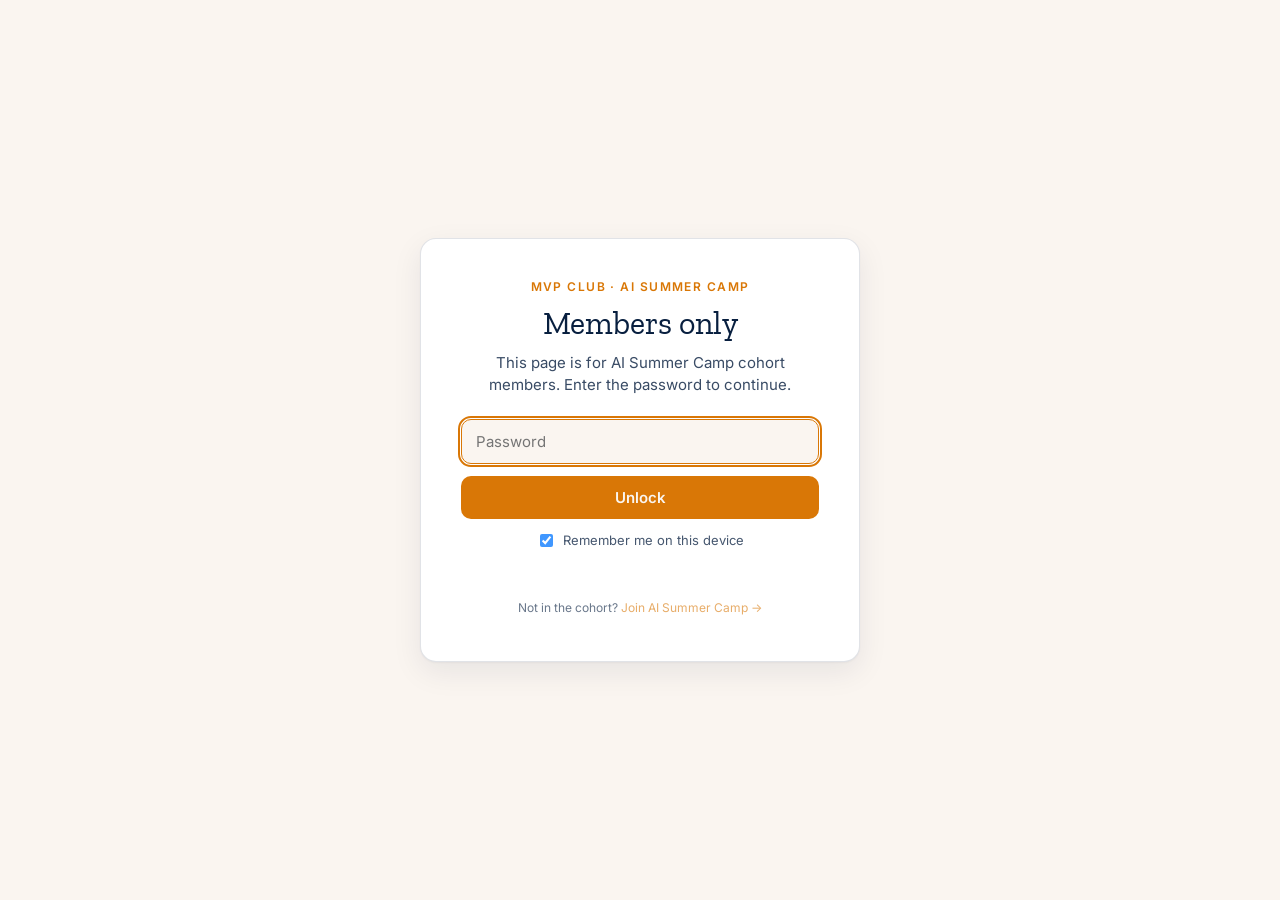
<file: summer-camp/2-document/index.html>
<!DOCTYPE html>
<html lang="en">
<head>
  <meta charset="UTF-8">
  <meta name="viewport" content="width=device-width, initial-scale=1.0">
  <meta name="robots" content="noindex">
  <title>AI Summer Camp — members only</title>
  <link rel="preconnect" href="https://fonts.googleapis.com">
  <link rel="preconnect" href="https://fonts.gstatic.com" crossorigin>
  <link href="https://fonts.googleapis.com/css2?family=Zilla+Slab:wght@400&family=Inter:wght@400;500;600&display=swap" rel="stylesheet">
  <style>
    :root{--warm-stone:#faf5f0;--navy:#081f3f;--amber:#d97706;--golden:#fbbf24;--golden-soft:#fef3c7;--card-bg:#fff;--border:rgba(8,31,63,.12)}
    *{box-sizing:border-box}
    body{margin:0;min-height:100vh;display:flex;align-items:center;justify-content:center;padding:32px;
      background:var(--warm-stone);color:var(--navy);font-family:'Inter',system-ui,sans-serif;-webkit-font-smoothing:antialiased}
    .lock{background:var(--card-bg);border:1px solid var(--border);border-radius:16px;
      box-shadow:0 1px 2px rgba(8,31,63,.04),0 10px 30px rgba(8,31,63,.08);
      padding:40px 40px 34px;max-width:440px;width:100%;text-align:center}
    .kicker{font-size:12px;font-weight:600;letter-spacing:.12em;text-transform:uppercase;color:var(--amber);margin:0 0 12px}
    h1{font-family:'Zilla Slab',Georgia,serif;font-weight:400;font-size:32px;line-height:1.1;margin:0 0 10px}
    p.sub{font-size:15px;opacity:.8;margin:0 0 22px;line-height:1.5}
    form{display:flex;flex-direction:column;gap:12px}
    input[type=password]{font-family:inherit;font-size:15px;padding:12px 14px;border:1px solid var(--border);
      border-radius:10px;background:var(--warm-stone);color:var(--navy);width:100%}
    input[type=password]:focus{outline:2px solid var(--amber);outline-offset:1px;border-color:var(--amber)}
    button{font-family:inherit;font-size:15px;font-weight:600;padding:12px 14px;border:none;border-radius:10px;
      background:var(--amber);color:var(--warm-stone);cursor:pointer}
    button:hover{background:var(--navy)}
    .row{display:flex;align-items:center;justify-content:center;gap:7px;font-size:13px;opacity:.75}
    .err{color:#9c4221;font-size:13px;min-height:18px;margin:2px 0 0;font-weight:600}
    .foot{margin-top:18px;font-size:12px;opacity:.6}
    .foot a{color:var(--amber);text-decoration:none}
  </style>
</head>
<body>
  <main class="lock">
    <p class="kicker">MVP Club · AI Summer Camp</p>
    <h1>Members only</h1>
    <p class="sub">This page is for AI Summer Camp cohort members. Enter the password to continue.</p>
    <form id="lockform" autocomplete="off">
      <input id="lockpw" type="password" placeholder="Password" autocomplete="current-password" autofocus>
      <button type="submit">Unlock</button>
      <label class="row"><input id="lockremember" type="checkbox" checked> Remember me on this device</label>
      <p id="lockerr" class="err" role="alert"></p>
    </form>
    <p class="foot">Not in the cohort? <a href="https://mvpclub.ai/summer-camp?utm_source=lessons&amp;utm_medium=referral&amp;utm_campaign=ai-summer-camp&amp;utm_content=company">Join AI Summer Camp →</a></p>
  </main>
  <script>var ENC={salt:"7OUf5lpb9039TYk5brS62w==",iv:"rQxH9d4rDO8scLPy",ct:"DNA5lx+1Gb8FiyfBwqIb0BMyRlmRJXB2Oh9SsYqET6f0yHyurVi/[base64]/PWjatH3r6e9zNtR8BSYiYvcCqAumc5UiWIEAAzV3sCoewVR129AH+DEozdZAX2KoW5iOnYs1Kpn1qmaNzmJxdY1VBjHZFBm5NDiZlohvowT3mTML0Iv7jJNrBOagBn/b9+G2zLVLWYOvmQdhnyVRm0DyQEp0qptw82jBDWsCV1bkgqgi8UR+EtRENssTQW/eESVJiGmpdQGqQCik1acs2uyaXItiKhsCEYQM+r3a/G/bdCT6RjO9de+lUKPilHsfs+uyQKkdnLJoD3aei4bdcRlIgU+fa3dJ1JVbodauok/uijZWNN0Z7HgXsFx4toqIeO62xYG8wsy8l9xdHcuZ1Uo2usDzuoIjn7FUnP7GfMudzh4bqD6Nuv7IsFS4DtHRg+HBW6VopG10OTvAqQEfBP4leb4bKdgeNG2a6ZWWzAMjHFECel9iukrNRjS2IPF6ZyrCMu0OzBqSRuR+YDZEaAGxvjmFLdTPUQVrTTuyaJ8awbYHl+/U++3EC0GAldhoBkx+1cc2YpIHzvMZSpdcr7eqvhFsV2/h/B+vnli2StFk2uJbnWcYe0YpYVy7gAyade4Tz2FXXtOjbYBlPUZDeYA9uN6LD1qrdPNzchJjD2omI6xzQd58fTeaXpMmetHruYUXnnRrhlHhCEsz0SqRLiHCq6pz0PDxLZvFsYw8AYyoKQKoszDhPpf+LgDyR9SYtnPt10t99RoMl5KL/vV27p5+ylbLJbnSdDwJ/YG0UYotuKWOLEIuO+Uz3ALOdjCGqcy658t2UiATVv196r/j6p1DKCmCgZNZOHow4O74GAED+7Rcc2ZnR6M+6Eguvmi4s+Xa1vZrlLfRWOInE8Wg19gq20YN4rV8nPl7C4RdpUmHOCa4A09/LORvdtdMuHCniSURmxQBnvdXYMuKtCBZnExYUSRcb3M7QNIbkIOVtosSVGWNimYzylyI5LZ/HuU82bsGvb9OqWlZs3cKG/alpJApjBpEcS1rYsOvPxxQcXsOoY3VxCiyyIo/TfxNrhVU+474HUuNCoMOnh2bXOdbt/ZWqdq6/B9nwSQWrk4sL+PbAh46nsyvErueatDPQyjxe94Lt6lrPSlMsKKpy60ZxbYIyxvYAuGYjt5e10c/EJ8W29JhNMYeiFZdJBUd139sO8FVifj0DtdMItSkK06a52Mmio6m0nVB22Sz4ayJOKEtz2GQXGLbe7bLkFDevBC9IXuRf97I+v+d2gbo8FiX5M2VA6kBlJPXP5M+yOY2vl7/8T188WsxU2CACIZGPIpKKyokE67jF0B+7Mci3BtxXFymgIG6U52PGKbXmBoXOevokED4UIb3V6DPxyims/rCt4pIFKdlC5jKU+JLo78dKLlVaJ5rLe/xCZWBIngss+zFQpQ+jdta8xSvf6fHVESp7n+w5lQv7NEVOIgOMnTl8YrSsmhVAD2Bmuqulklzdde+A2xYWhHijWHh66BPOOzEVT9a2G3q5WxfJY55PIl+eJ6Ydi7n/o2OZKSGHWYEuER6OmlxQoNll1/FzAJKfMPEOn97IAV4e/jQ681msdY1hV4oFI494LzjkYzEhfDtPAeolPPRnVXFUREiZ0E6eLo6zO2XlBGJh8e/avQLNc11o6RCUNGB8dFku14lixwEIbaNDxOCHpsNbbXIfrGBzNyTJGfysFD7EloG5KxeZcqCy4lObifW+PbIqxgOzKfTyqUvI71w3gHWy3ildG/XC+Fs/FCfmMIB4lIzBlUWDHIMmAWELZKHnheikRCh03h1OmfkDp0xw3RMUY6pubzEbbpzO86su/aQcdkbZtDWSOMvPHyGdTlZo6osmlSYFyoJqM6u9kAGx1LPdfJVIWhSGfMOR6Wg2GHJSkRlxVhf33t75vYq47S8jhyOw7l5JEGuQ5RD9b3XM++cRpZzlwmmMrjruIv3igpJ/tCP9wM0l5TWANhH9pHI2oPej/[base64]/Kmk3ZNV9TohOOwUgurSbuxaVf5dhBAFTbLVruliPWRL6W1fygkNAFGVEyDKuJaMLZtOFyu7FIOJJKgQ+IPK7UZBQRJ3bFZoxIYhHtpRe/VYvcqY6Pdj9hHmSFt8OT+Fx2GxjLO9hLrVuW6U9cGjfAvl6GXio0KpKap7qPSznKgR/zfh8jwHMODCeqUhH0sQcwejorOzE0tHgpxW1C2OhFUaim2rI/1TwrBcZ0lANZ7bKVWq0xWTqvvffjEgIAQ50KoIPCkAvaG4g7RlQdpKH8TPhlSzao+Z+ao/P8SjSIzm072f13vORt2yVWGAgmhwRX+hSycqKiX9UU8eFd6bpFOopObcvyvtuFQr1uEPjckAF6MdykY8hyzTG1l21/fMZIofcgW/d3TABD3u2m/ltoPKmU/vT4m+ROY3Z6daxDgqh2BQKAf6DVhv9wMhp3L6HcGFhtYLUJ1Olo3aXfy1FslWZPGhqwGlBSX0qgDqb9hcm7UB+sVFmySlCRqq5YcfSlI8XupnsO3yu3GNSVvmfQFt8Lnhtn3yWchjehddyyNuLNfA5iKkWpJeEQkhNOlaC4rHdY8UZUe6NncYHKJljsuLUOYyJ/JbJg+lFNbXI/Te1wwsfpCfk+HHCYrtzgPx2tjmCRNS4XMmJD39321uCwlJg/8hOOyHeJg1Clmo8Gba9QK88U1gNzJRu0T5eOrS347onbFlQMITEOE9IFtOkV9gBMGTCFKFi+QZVpdgXqEUk77rhAjINUm7Cy9axoSMrQbUBB2ibEHixKqjos7h2IGMvB1/bqU5Ja4exid7YWXcve30K2bpEYXMH9R5LGGAMdekc6RMiX0grdUCOQZ6SmetAfPoFDzFvkPKAM7iGT2Sd3MYlurmWCyBihIG8/0yQP/WrvIHhsvXtV+7T4QScrYlV1whbq+9FxH+XMwD3M81cFIScq89+a4LDQhxH1PQkaW5q6YN10lH2X9ZuBgDPioW1dIhJ7kFLeiFppOne7Buj+WTPH47idqj5j8lzloADdmMkU/ivIf6YwYSOwfxDvTA18LnTjy3QDHXDwwzutuk0XyfgtjUZTE1HxY/bsFEQ6Zm+d+kt/3WMGukUZDt6RsWAwnGlzf2C/tp6s8xXn96gisYNgpS+WWmYmsLVlUW+/1K5H9u4NCTUKx00cj0CgwE5ACZUbsz+hH7SPO54QA/8OqcSJDZ+fmAH1Fh7kiuo2cp+d2Zj1VKfSdw93geq1AnYg/qKfmOAHd5gvl21lEphAQDMfL8oyuljSXuWzt3KJ0hVv2Wa7//mR7+oSINFLEPXLiaMHBHr0ztwWTf/dDkQgCzSRrsn+09zTkoZfKD0AZfmpZ895SoHvWYde5VGqUmEE8PAdhYEVxxCABpUZ32C767aCxp14FWTCGVxkRFR7sjZqgDISsnqy0bgncU6ycvtVfgiDnV7zMtTB6Cs/5JY0YANEt7QslWSY3gLs5csBFQZTH/8m/q2e0BXQswgElfV2Ft8v7R4D9QaAVJNbjGSOylKh+QpZbYKj78Zr07eq4fC6Lq5mIXHjqtnqZgIhoGScHA8bZXEc+EhzUuTz7wbsaJlQ5oicZ/3d+o4w/KaiEmJglhgUtCfg7IFeFn7tIkvOxHGwK2WK+XHzkOAEGLCFlc/GHVbsKjQ0AyLalL+tqXGbaSd5vJcCF69G1QWQB90lVpNA2KAJIx20RNdq74ut9TIiRi+v0IdKS92xe2tqU+IA6xWrWpY9LAsG8l4XC76PWHLbLaduLJHYoRVAXwEMXjTA5kzjszbE/Sqf6/wNjyaj+KuyvZLXu0B5FJlLGvFzGxYugu3eCGxlgsy37TnUfvFQcbt3xvYlT2XOqibm1TMCzXRjrAah4l9LT4KH7qHfo8tahg/8bECGmFtQ1yb+OkaLEDkRld1eXoSuDhdwo2MgL8hiTcEI0D2I+LZOrIxRGboEqDY2huY2NKjehqfZKxxVIFDmvX4V2/rUZltjnPIqhpZ5Mylc4fZO8P3UxjYM+qjCmfBND6BGswyXAYR/bYRBN2m3fJd2mb4du2ITB6PCZZQNnH8dHelZEawVcXrk8azdDfy5xLwYvlYTc/8hny79cA2iDJUG1ICvf13Yfwc6VlAVyAQQndhtfMOOPsnaHNiGuN2w8O+rgarPqXSQsO4FAJBh3Z8UKMUL/yZHy9oqfWnei4xfwrbmmd6/UXPStn4oi3HPFuVfCR5KsFX+PexTarIO2i0B5/GxUAm6p832cg+ZvHMGGfNxXrcb89RGrm8gQUl/yEC+PIgH/x44oGUWWaOL8eneuz9Kgw9TNcPOpjDPfp4GtVtpW+FMLLRf1Iv+g5srRMyZYasxXYJ29Ri4mke24qLQ/Lao/xewWe6uoAm2lFyFbqs9d8OeV1HNKFXrNIKYFjxQ9XHGyytb51TKiSI+V2TYqMJuInyZBv7CAvXi1y5CaE8+s4st9tz8qJHymCXCCB4O8+XQvpdCsqNYrGjirGanKTAshNPA0LXbZxuIHEt7NA4+Nfz7bezDXUewRlO/aziRJeSpzzyGiSXdrBhqd/vsIRIppFjVxkQIJFTzKw8CuH/Feer2NynOrzDE6/zRdHC5l/8xdVu/gGIObqBns9m26HPkslYC3wxzv153iClcqxyX0oOmYlBhszpyOkpMdM9nYeOnj9DpfYb2Ubb08XSkzMifs1MsWZTCwVdx5ENommE9shdxzrylvRpP0Hr4ExTJh5E9x+V22mZ5/C90XEZsSBfd4qqrq33QF8LisuJL6gM86DH1tGLraBVxwD++U+d9+szPY2tqojA3DJG4LlH70ONyUuR+NimcuO99hnaP3jnPeVENRf99X76yVaix1LD0We6mxlrScZhinbh33Aja1MxaO9qCZ8xrFbMauO9ipJvg9SwDKfRgbGH41HHI2/JHR12Pg+GyNu1OYc+AjWd2H4qvR+O/[base64]/VVKzcnIG02aQCnihHaMlZUZfs5PprsVsM41u3H1FMrPUkOIHnTw7gNzM1GIsL7KW18MjTBDP3Z16VQNmnxSb97m7lWgmRVFDBlCmMUU8ts4NMJ0w+UF9zivzOlJ+E4WyZwZlEGvgekN77Cr9FtPHeKPLK7URNbo4w1qeUhDw1tTog+TAlNB1r/vQY/8/nirZ/Hs+vcPXtJTj5FmaLLtbdXE25HJmVmN0583zMpIffoc6Ww81KkSQ0fkv+YxYkYtEZXMQAVIiU5SctdmXOiklOMl60Ey9unXcXQBH6n2bZ8jYyIsrs+vHeJNqXO4Ul84GVQWUCxY8zUo9VHnmKdVmsuxeMF9VwTYhAz4dnzQMbBrTRD96/EuoTxMRdgJz4qpNQOYjHX00Z5557vea+On4D2zBJDkL00vn2+zmoL6oZpiTZkmGhc0/KAN7m4aDtlkU1nomRy14Rhc0r0RAPJJlnf1FQMtJ+c2CIwRzFpYQMq6gBkhV/Xwc1vqnh3npRoJ6qsx6fQs4wgGlc+F0ZRmd9oC3Yp8BdNFenVHeWGOFO93D7RYdN7W40uNf4RuGXYQRMxozo4IXTh+n/okmF6RWpmia4Gi339H8vDgjNNm+1wkSKpuOkFucviIqpfdsMKyU4ysr+xv7fRWqqEU4IWoRROpyrG0sP/FBSXFxYo/D9lMaPJkthu3suAx7XkkiPZv0b0uHB0vPDNrL8RMVmkd/KCNuC0T/bOEvLBu9cndJckP6lI7+1gqk+9r2b1ak9MRmQdDaZJS3rc9JR5zSsnaryWdeMq6oXk2huDn77Xj3abBXUeRooAE2QUWgH9hUs8TivNpKmytL6ErS25g+3lI3LIXHeVyhXLAbg+dMCw8HJDlyRTkIUKyTUVHBMi+KxZK19wwd/DAqECi4nNDFQEMLMvPGfASqaTP+5Cgp53cIDKtFCsIe6aV/5gJSi4DKR5HuRGqi0eNFr8FvCsmvgqnR+A4yA2ecadV86eoghCu/o4DyyJkoUZy2CSJi6F2wM0Tr3F0/rpN4SsqB5vdNRoH1URQS6vAZqaabGEY/gmyUr80BA8C2XE1shf4u5b9k/6zDZdKBeHbpTSmgFfzja9dc0j8CLG5icJz4wje+xy1VGBKAx4FUOfoexm5Igu1Bwxp9yLuU6XMv8X2B3+wHWyWJk3BFTSFqNQ9Ov451mqyGOI4vc/I/e3QviT+2EfDfep4hMmAq1GD+l4TZOIued2E4zcrc8eGexwqGjQhsEVSArAK9/2acru3VqX58c4HkfizpBfFhmOIL7CkfgU65oHvu6c17FeV9bPMK1J7YLNcOq1QUS0SSjVX2HhhRNF3g2qcjFRtkKNMLOtAc/pViQ3q5Zir0ZPg60qB0BkWA5vgoq2LOnEkmf9aB/BiIZN62CGTxQu7vXaewiTRKpPzJbHtiZfOnjiHOYE086OCX4G5MfTwRnWf23X+VoWB/ehn/7dmS47J6Ytva6Hwlte+HGfQVtztCWkT4DspyYQ2sOg7u9D582l+cmJcJsm+VmZXBaMV9lDPUwVyS15+1fFW0yeFas24ZBKEople0h83j4QdveUxauGqE7zixEBzKleWVeX+QYb/IZ07WnZQO/tyh6Lvv4DIHdBM31h85Tv0VrlOP66utKuLagBmNjKVYSNzO7gikpV3onym/WpFnyBNS197x0jAxUVZMjwnbIFf2fHJzkt9anJYxscuSuwqsFoK5gy+aNEy/4kMt5oCtDoMFVcNXCXTrgsX3Xx+xa/JQSq1hYjT3zRl2MTU73Cyj5tBKs7LBZPqJK4iqmZL6EmU9jaGgClGHaSpR0Apb3dCsHvfYXqXoQez6GkLjKc7w9LPjF+/z+e4adVTLmgLTzIDnTtStj1xgPDwMdZA3zzxqZ8eCtIdAqeKdwgtl+JRyGD3yHYPzHN4zSdZiMWyv9C8/Ap6IffVlPyffmzEEyG/XweVfMe3aPtFYFV9pbCtFXSuFZm8YpendKoEa5U3KCPS5O/HO5G5wJ1TbaVF2ERT49aZsc/4rJREhGcvcyCIJQ54YwwLAs/ba09caskAdJA4zIXZOfL5ymATV2/kafQBhKh9GIsi++NtQDwW0PgCrs9BMBamHRaSCIsiJpqqvmsTW9cYAKFVFhuTncTkhjw+qsyXtFymVjxD1/5XIGzmFnDDSHVqTHm6ysEVdRWvIuqXA3bgLKg1CKlx5NspnCuw8AbufsR6gp/4O2n0kwXFe9CcyVJDUe8z7p6xVZFx39qgS1dAP/rGJy/fn8UZZt2itM9/ygr+U1I45118g1N9L/Q2dzE2VKnJ9sTKJYWF9BoZVgOsVmjZH7dAK5bg8dLTbWcfvm+3UDw/vwGTnHszsk9zU+8gE9iHQRIA7Jc5PSFxOEvr2smXlUnlyb1icGwdwUKvDIb3RTD6d3XH3xdCnN4vF6bqPhJmu11yn2fOS+S5xsyp0fzrbnHzQmgzctWjXbjrbNx13147pOvJCby4VGSnRngFE7iiyujZqQp/nwq4cePHY6lNzEpFy0ZB2I7Wu1AdarJrGIAMSdd8opSdI6nzrcRHKvruoJFyeWHopRo2B4ZB0gN+ZQIGourKkl5HoZtZ+bTwDU+T6ZsEOPHHBR3R0wKBXgllpwt4LN8LMku/LlZUKPBMSk6XOx9S/lRpaQUA131hK4oMuXyBUk/9onEvG0px76JWbRAr2oMn3JgV1JxBeFJOh3dKnqZjN5zFYhU9O0AqMLPr4X3G4VjVu/9tQ8InklcRYLWX3CCetJtvFwybvYAdEtKqkCGg+1CKffU4mYppSsQQY0KO9rXXRmgP49CvedBFwpIPa7iJCLyLEkfKzy+nQHB/wnqBhzCtn3LRLZ4jIWvLuGhNgBFvxV0ZngDr+BvAjlfX9Qq0nrEcpHJuAsqA44hZ6hzeGFVAFvfvxov/Gia8r+Wuf/eVA34Vn98Xp+rq2ZLkeGjElVAPIEmH2unhmLwY080gSK/8A6BwRJxHcO8/y5rvu5BtxR4rVQ9fXPrbJJUMejJJdRkPieA7Eb/FIktfQ9bxFHeUh+JI0By1khR65Hra8SaRfWp9QlZfIPHsYBNd4qRbQuScpA+5Y1dzs02jBC5aRL7bQjtCKlqp2XOiKzAckwILJqF3DHzLaBu6FDLXWc2aVpcmtjHL1ueFMweo/1P475a5pNawbVW1VrTPjqAhjR/MFi043UlezDoohJy3Lt35rc3tc8SDzbOAvcwOuEXLtk2nX+JnlfJjhRNCymhYvykKn76TiHnRxjRvLE1moJ2eYCmYn9PlEws1o20jC8TbKuntBWNkDG5AGlbMaxduTELF8PRloE16rvzK60d/5Bc0lvwEcsZS3GIIVEwdV3uYr6gE/Acg3VxSyzQSKr3n/[base64]/evB4Kqfq8Zr8F1SZj9ossNeXFp32EwTnCr9XULxH8tLmmh2nR+TPIKsxcSNzEjU6RqpMtnZ3c/s4creT/iCYPpXzvgpuxL6xJR2yJz7no6YeIskDUQC7S9QOo6diqGfUAD/psazqtgueM5IwH4AM04o8eCNwBdekuvsiq1WAye2BU5LLZTSrDPNfECB23cnmwW7tZgfUajobWWhlTd/SIvYbPEuNvK/I0AV9rc0763aOd4MF9G5cjqDGVLsZzRRErzLEsNTn5Jdt/Ewf5rL7gXgtHUEV9ltmcvPoWTiHGdSaKLddQLBWIc7Cl2R6f9pg6AVxmtTOI6ozTDCZUS4KresotrlILFzGLW91cAaAJq8y2Zpd5hR7kO19NuJ4iF1PrwtOzThf7S6gt/yLNqCIarjSIkh8GFlMzDw/EWM7NLfmuuHr+8XMgbUEFqJcxvCtX56di2o+4vcn8NhxU+XUvldgzyMiJ2WiNxTa2cUT/EhaGLTC2SIBT2PmlQ7VNp02fRY2EHpsCJWs0xqWkGaoOoTc3znA8tM9RpkINc9rhDdTrxAXIG2+xgtQA/PaGC83wndQSY7ptfnZDIOYyv05ystKYbaprO4gsIHwchK1Z/5TTx+QB+jIKCt2gsLZrFqyHVq1dNV8OWZpu6cNl2QJtC/C8vXNQ4g77b4/IzR0dkMR1Gn1hDJv14uinQj+nSCjBTZ/I8Wn8o8jEa+NhDAbwzgbe3JLTjnh4r0PcPqOx3TlLN4uaxmxJ/ykiQwj+wrQLSJCzdV9jPWw0N0XhhoSS3bltUbUSJzhJFIL9OfAuwOuNx4tK5DSXLs8jXXo70agFthNie+3ei21QUMpc0z29UcNkM6ZzEGackReaa48rQsDaZKcXl/QT89jw1dI2Qfjf/4PYbOCUeISOma7667uCv6TMjyLhWNzCP/7oznIdVXV23qJ/9aT9wepAwMmFW2THKdSJWCPC232k9AEnOkRkIwbOX0wGzVCAzZ0ZhB8b1L9KGLQLzx0hKT9j8/gbWvaJPg18f2lyRJg8QskyEUwrqfDwNadEQ7m14cymD4d0nTyJNiX9nuQqVTXCFIrLxBov6ulSVTthdZwmZmm1PAcMwGai84bzANifC77diAkW/iFMT3RCh8IuHwKV8Rd+5DCuI2zhdR3t8dwC74OFVhubuhWx6X7z9dFrROHelQKVilBZeU4/[base64]/fqMfr6M+45Jduh8OE3SiAQYIYq1Sb2x7+x03Z/VPpJTi7FURo6tU6DxyhmPtQu/sxdRgYwUmN/wKGFNzfc8J1QKtMAXgHYF/HIX+yZghSCTO7i57ZFBGUM9wsZHxsEvRebsubBA+3mEX5URbKtOezHPmB6qqcPva6jDZkFJceBgJiMRSFSOlBjmGUB4GH/0A1Da0pK8krfNX9ph43Lrx9NQICcm/lEjr4fvLKeuMfUTdKjPeShQ+B8XXN0xkn399AevYw+7PEaL37X/IVExvTdVBulGlRKLoYFYi5bKdUk/xSbGAIRQmKgMjcxa1bpgXtquQkukNMdEOnYptXzCToezEagplDZZjyammE60aGCHZXWnHg/J4IysRI7xNOdWQJJ0yE7dy4Kg3UV/N/kdI+1Y6KJ67ifDVywdAVwLFTBHIHslxWm352Otz2lBQkU8q7960LS8nN0xc5PRxd3YhDODkxO4IcIViCYuTmMiG5OPeWK91zik/Px1KFAmRVVu355gAcF4GJhcpd386iTozeEAYpx4rj67keLGI6CJa8ylgr1lGtgdPvr2VeoKFEVXshOIHqOnNGSgBqLuDwnU8PunIPAKfZnVRxrf//BfmqK/pp7UEIywgyHynCkFDXH8qCSuUX67NFTWf2vnAiZ/UOHNsdzakIA+Be9mD/jLlQMlaG8lAj6gvJh9wXkcCcvJCKnIGpNp/OcZL7612/5medjn1Zl/IqIYDHBtCTG5KWA8HAwcwIeHrGfButADYJBWD/EW0e67ndiJEjmqq6CeyE1App8D7GZSxT3g0//kDCZYrwXI8TY72Rmrkvk7v0blcv3tBAs2q48KsTTUSt5J7KbzpLz4rX2tVa7+2x4f5Gl0cHND+p6iFiMTioNOKKFihsX8KxmKbm0oYDupL1D+kMwPg9sOW6bSg9bZTyJz/ALse7aWXs2UoT8T9ROmmrTw0JlOa0E2E34gW1RvEHsvDDaoJT7OpLR35kY4v5fSiGQCleWgjo0pMSeT1YblLsq+Rfn+QUI3q0l/rwSeo0+4laixuCm/YxH3a7TkCtJsWtB+VM1CbMXv3y3+Eikb8RmzgVauH9FvoHD/+bWGqsoUUhGa2VPdvS2e+ChB0tTUUAIEvnkO3tg/tEmgMtGnc0jzwp/Gb+p1VwC29D0FktlaHR0wZTmi50u2s+DZuIlXpu+n0anxNFOu8l2EvAxZvW26Oe65YAIsj1ltHCScuTYjn7nyslZkE4Lv2mnnCwN/EtJPPP4FC3Fu/zoThWU19bmRf1nwb/KHUEbfTxLORREK7BB9PGf7MYA4/MG6GAtO5aXTA4ri2m2EpnHa9PPMyimrpY4G06SxIVCwkYFd/qhMCu+RO90A20ok7p+J2XW8cqgkXramiZxcWiJgRXzCV8H8crHLUIN9iXGIdZWMQcsX79UgfEEsN3DvwVNsvKODDMiDi3RNYiFiyqQD8/Pg7eppzmA50/QffVc1Q6T1Brx0p8z8u7kLIYEPHVm+/yETW6zHPrfcRPVfUCOPHUSMJpCKbrRlEXWqvkHzwOXpbhjvVzeZDTP3qIa/[base64]/a7xdt8sS3XWJ6JLgNuXDhmixlzJjI+wKNHxsjdLON2iyub8aZliJtRHwI7+1a5njyq3vXWWcnIy2GAhCUCRTOREXiESfOq5I//TKu/kHLhR4G3Ft35ih+c9tfY1fY/IgFx52qDdAYXXZBmErQU+0Sg1W4CYoKCs8z1zF7y1RIzHQDFdYsnzs5HUsQudv+RcQMl2poX8n+0+Z2jSjkX9jJW5tY7e024hjWpgRa4m/YyxC0E7dpH3Vi1N4whyFBYlky8yUGn9S+OoCVZ8DMOMa8+ORmZTT8Vl61RvPOtvh6RBeB050sTkA/B9jl9a+kaoKf4oWisA6lp2FYDnfY78gmbLe9g+m5Qfp9uJX3CDjthBkPunywMlC1fGHC4neOBN3374WOXIKHKV1T+enH3Rtd1CSBwPSS4l8TCT+SRgXO2ZbonNknz82f8/ykBd0qFUUuKwzbEts3fELlERnvAXM+M8wK1uqJh0mDMqzWK9lKL8jDBaE0h9NtJlK3wRBl1+BqhFpICCt4qAxmuccUYl7hip7JyMjA4YoFjm0B8Ljfp0bn35RqBDmrs2HqOgvdzwh4Q1jABSFtJofXKggDUy/hF0c7Y6+V/jAAwmhZBQruy71VUCtN9gIqlx8sV9sUrrtTRUv7vK3G1FH7N/NEZkdDQ3dZg0n2JMe2R4eOuXog13JKfmqGMB8/0hSUxxK22ScZbZ76qWBkFaYiIK59Y+FrOcVFxU+7pl/4riwjXfLtVf/jwnaD8Vz6SDnMzUGmtiILsX8y32Xl7lIsjEnbZD6mufXmPoVfOORI07nQ7FCTfegH+iYri8Dffw+OBclMWKMzOMhmHNqYQVxtbAN+Ty1B+Kyu2T4PiRZnUCm4hFhBCwwsurhYBEHPa/f9qCnE4rAuLQT8se7YPEsagrTCo4cU8WhEy76vTAYi7HznaSI3UM6F4NKhk6680ECE6pZIrpTSxH/AZxZbRylD56Lqm4n6byLd0sQD7ZjLfYc2XCsAOM5kc0eEqJdakcQDLAZ2UZcthMCkLpTeeGwI4uXBcyGLDCmCxnkBCKtQKd9h7FrQvBxO8f+ucF7Uq/edzR5I3u1OXB/+0XlMX9gUpTT6mkaRu8zFQpzuBkiXehvj2VEVn0Ut5+uk7XzzhMb8GIiLG9BzdXGLkMlk+G3nsbmMG2khtKi+3JHa7XC9xuW76UxIQxJzFQW71sbBlVJnGPxi9RvZSpGz8QZfRqikL/qwh/Ioo8kGHS9kmtFvUl70jjUJjcso9YpegyZJ4q0zLtdJAWvLsDsD/pQJRkRBif5Q13Xp64qb8WHU7WfuUpUT00XRglWpaa//zuxpZ3Tvq49NOQC3h7v61n9m2VNtogvQx3YSIh8jXi0st3uZZjt6zKSonHyw+vLQW60caOgPgn2DAc3ah5KTWv3+KVZ1qXcdAJozwG0M6W9wiYxU1Bg3ZZGB34e0RzWXUxgS/fPupVk0AhiynrL7dvkv+8LuVBSiF52RYDObikeCnIvQXhrp83r2QFkAexDFi5kYqCDwMHqhvflzjGj+EMvzrnzLWjme1Atc8xEZZEcMhUS//awgt6WAjy9fbUGooAfQc0NZ5ckw4xXCZ3bMM1dMr2felPJYhkEYU60qEqvegIBuvB6+XpD55SLmmj+NbtR3D/XdlP/9MeqBfQuFlaBMcKzyw5Yh3Hpadg9P5um8HILfj5r4wg7xnr3u5ZlOytWgKq9LWIGgf+f8s4T9fa8LUG6m8GU/ZNiypLO/RVuPiv+dMOjodESyLtCMeoAT46unG7rmiLRmspGaeusJrVxvAHBzHF4mgo/oR+d1v5uxC4JAqHEbignUTmVk5S8yR+pezNuATNwsWC9Jn5iPp1Bdo//c9cGTgaUO3weizQdaTEbMghD2lfQ2n/X7pl23qV3o1e2Nwp7qejHNQ/zHGTlc8cecbtkeeEGVJRyf0Vtd7VPa5fou3BMNnkwYgf8ynlUY+ZZYjpZLLSmJFTBZo9RVlk0Xoev3pXFh73glO6gNxyIaxx5rkVpc1fEGVMB0aW/WUf2BK3mRVHtrZEPFZ/KfRFbtgArIDDk19Pdyh+Uy0Vz/+33SztW/PWUfmaLgOWqbGC7Kr//T0S3rdxMJQPRWSk0PM/mrgRP7nF/PRsi4K8/t8RGxVVG09BgCAO5JUHNoQSDlKxMlV7nGkppTqXeVywhZxp89WKGCVU4MNek7pGq0wFIQ7/c5uHHeeXmTgIGlhDkw6reKJm7KgsOwex1d6o2kPAFfooEw1Rm/7KeKeq9YStJgeQCDunUeZAKnNsms9gZm5iMAbctlsSeVSdsUr+agdYMbkfLWofup/1y5NYPf91XdDna/YLJj+b4JqZsFnQOLSs5Hae4N2aynhdPZtgL/XdFhCI29Izjn+t8+DKrNUrNXalitoBXvRrctET099k5tuJqnNKT9KM5rixK/BQnm23egxLlvPQPuw+MCjyrFLnyXJdfnTjz7/umi2qAYGS+HCAYL7TU9h1MEMyKIhgWZBNjsdvkFrz3B6xDGUEDuSSoLMYmqNYhMIV9a/bbUbbY8PFmB1E4hnSnyc1ELUOaOrT5OnOSHMLZ0VkmW9iWZaFxcddtAoCvFsllr+7Nkv0ufnB8KAYajRE+d5f9QWUzL596zxZrUdST2oLNgOIDsJeUEDzCxAk6JrbEq+1/ACS7dV1nBJBfjzZhP1i9E9zsCzS9ZjI6XVbSBj0mRcWqGbfjND+I9r0XYfNGEjf65UKRwj5j3aS957f5+MNq9qxMWSYDtGRLbsaD+mD/fg9EKY4rh+Zd/GFSW3fsPMssES2S2+UKUNf91PbpUt9jNapSzKWYFwVf+the0ZOsaRBjzLvesGEJ+7SZTm+8ut2PGRHR+29BngQW6460/NkQI+d4ybuwMSvqnJ6S/06Hxn+3s+PzXH4IOGPIzzj2atarqijoBpuU5JxWHc/WYJYuB1ggPmHVhIQ6d88XDA3H22I4ojQ8k7t8WywBFq1hJaAZtAX/A3hJrcJA4lvpTVAr9YlMv0PTp6C1ijtseVTPZCIbNR69KGimPHBKHfitR1EOWgodyvwxfOhbC+NyQHfJ/SxidI79A3nVqQsjW9jVipFYGLfwbvc4Ml7Q0UZdQlHzzJr4lpgSrqTeXt41W7SeC/5Ulxx6VYGzloubbV/TKHKykBKKeSDdknJWXs67wU60XhEw+SIkdFzF0ktLnoHaOaENdNJ3X4nvOOEVX15CL1KZJwfGVKKVDAjRcprg5BatvkOO3M9LzP6SbEFL8WD5oIsngzL6buewLjalr0ms6O3Q0Ge9z41f/5P+0ef6wjWaOVlBBMYTOx6r0Onn+fn88zxKNQxxEr/e+XckMcz2J+h7PCcUirOAmF7F2j5c7p31BT84BXg45izM55beynjqjONv4xl7SJkSe/TBQU0BpygBYfXzV9MoGTzfj5BVfowhACgR8Mf+Xoivp8ktuqnjWAuolM+G91v8h01UHJrgQ1qR43k5h1kiMiR1S5z80PQIcTsJKiJw4q3gZ0x8URcXFtRKgbgxc2wYHF+WELVDWabcpbIljMbpTOl9Fj9hYVfy4el57XiwqbZmqubQUAbWWQw/q493CCZFbnYLYzSTtwQkO4NoG+w5VHMuddNtaUkabFfmjWtRdnp5obrz0XfuLGaUOdq+M6nHHV4R9tmSJlD/ZC7cPIm6a3cYzfXLRt39CnHpnrDULJQGObZ0erTeBnTHmeS4N3DH61C/DAAVIkdDK8OEnl/rrFkbdJDve4Fnz11xsN/GuP368CRoJpXtvTjL0frfGLJdPodwFHBrvywOKDFKfjCofjLqUeeSOhaTPxcFJMoZ3rw+ruCkSHQmhJFJaH5fpaCFrwIsEQeFzLAW5UHFwmB1eAeohQFPLoF3CbuZh91zHr/f4SiwyBOsN1OqOrIPDyHPsx9DE189X8DlXo+/z4XSI9FJc3Zl1fCdb6XG1jd6SdDDvM5AAeD/fHOBNq/tgKH1pyIuoSIcsYeyJPG3I6Iz+ZK/BGixQVmgLsrfvJepBW/WPGyiTZiJ/QOVWR22t1zkR1qmaI1s7DMRm/utN8YbTiPUXVrl3ifo5yty2CrUVFYao442MzZ4x7CBTnkmatGaJLvdxVDc3bALBnKoPyORrILjvedbx4/eCMqQdtCHOctc8bdlc5K+yibHJtHc/[base64]/nLPkXrDiozrc07GjIUozhcP927D/QEiOmYOH6nWkPsx73g5hgdL+y1C/xwfepkDzykptemQV19Xq1dMF1+GI+Dcw4RwhQI5QMt1l7QbZs2GjEjPw+SzGAqr+BD/WhVD2l+HYHgv/jqW7Y4H17utVATVCmVH4l5TO3dIrZgDlNjhUCoJlS/GSjRCQXMq6kiDTwe5w8YSboXuOj8Niq1OOTg+GfZ8l5hkTVjvTdLEns8BzFudRJZicYXE6Iqf6aLh5svFK7/MR6FrSeGJl6XsykEqXtdERdnvdNRrOTVKZh8i6TLy5M0JfrzIe2JinVFrF7OKZdpjS8+OjM8koOJaC9I3M8mcXTA42bvoVhF/VjHEf2mAtrm5NmBg2bbS2Yn56UrUIXEnnrs5IfkwDutcurT6egXzkaWcppTxJ6A1xgnQX/zhJX0RGjfhHlzbikvl40VCMzD+Ev/DOzFNUDLNxuas+0Br/5/2A8LSg79igE53FU8Y1mg1eliRuPyfNshZ53+jo6AntYg2eCB5i6Th+1ALgorp4fWxFy97c0bS6PRumGbgcdeAeHVLIlgShkHG4jFHMZ2IU40UG4TUtmxU3OTu4YkU+lHWr5RrjFdSdTY/EZ2mk4K30eqUu4opUe23mb6eZNl5i9aFVZT9rBbP6D9KRLQaYA/qfKEI28v4y4WM/fpnDmsT4VSgwJiRWEuciIJNoueiu0uZNk+gNGYRvMbjKDV87u/GjzOYYVeQy3W0V9WXAJEWAb7H/e3KwGMwgpQE/AaBT+Rg0I6XkDn8TKDrVGwzfPB5h7Mq7PzT0p75bLI9QPAVVvTImSYakblGWVsUCrQslTXnZ/HBvN6HJO9RPYq/bLONEJ+jjx1T6p+3XoPIvuxqnI4WTPFZG9NwfGLlh7+5R+7B2OFY8F1G02hG68RetEr5CSnzXTzoZj7o6UQ/dN2EfvVqfCl1RxB4ovyHKHtfuRD/mTFev/6d0yKu9U1MoXt+VErCtRFpURzLCzSbnFIaXwf6vuCvi3wxKjSjFH20vYjecx5P/QUpvXmwLc6O264bP3I4T+fKl8EvQQSdh4/gjSYMtV9MmCkc/azCQV8YGH8zy2STYiQKgaNj0PLg1Uc1yku6u1EnxLh40Ts7Izwl+TK9oUElgUMsYYk9BQ/P+aNwSlsp24mLz8TDiPbDPGl8jrV5qx4Nm6Gq6Z1dREZ0atr8RGKcsrJEvyiUUP8moYj6ZGllDAgtZcGRCCigYhHwa2yTnNETQjXrImYrGZBetN/KV573Z1xj7DRqaSSYUfK0MBeReDdgE1JEF4+rAbBC0tGG2t8LpQZ9Dh3e8pwx7oZlAWs9wBaweHY0+sLOcc64brVCHzTsGi3fNh0IjogjVT0IO7sPW1sQl7FbYuK+EUYNngu7SPtozZJxtzj7/GxA3x/sQdWRcTPk7aPPnX11L99+Pw0Qy3mTRjSbnD5ILC3WerTl/LXgijgRDwBXc7h/3aGHDCUk+Qt2/y7sLh6jJfxCzUW3m3ohmbH3NiEdTxvkLGAq2h4oirv8OlOV/qNrj/XppXmu+EOwzzKkp97WilOHf2LLFmI+2aa8WqOACRIwLnVUiK/DIKlhWM+UzlijQozrioGk+hD0osZRqxAo3qnTX1aZpLr8YBRlVHm3NaBkq+/Y7JLl9Rxyz2rUUop7qRuYu1vwFHTvwsso03z9Donhpg1klqEfKCVT8F1DB8k9TGSxbnnODF8fvlc39xAyZqrsCKhIwNHLjaCjuSVebHhH6WJONSkbdW5eB6rWXvH5BHYVIuKUB0ITwtFdTZgk4nct8lLnVRvlCwX7q/XRpt9FXPJImSeGShbNWC3ZqlPSyBFpZCF2SXVC6OZ2sZjYr87Ky2VBVzzcuiMrxBBM/ZHlm8en6snakzDEFetPRudLM/O9g5SdLXWpdo1t/zrVkYsd16bDP6WT+8pTTdLrQ935G9Rbtp1C6GRilDDwNT2lzmzAWeCAqSduJlSqN/7vS6vAbmsni4k1Nbo7d7r33GbvmLP1jKLONcaJLVM3lDtSCJMYCTXz1CzcM+I8bfNsYQMEUoZewjEPGw80FS4b0O4cGEYQscXb0q2SKVOZ05kwI8MUwRcA9qF15hAdCJUb3FsIditcYL02ajup9szS7/82xYLlvGIoBETJ+KoXVOoGTBW/BdBWXaM06B+kkdLxpQtKoPBjnMZm0NnRkG7PhinRFADo7szBtyPKL22jQEvuEP9OTCWPBs4srbk9bvOkL1wbSq1+aMCB1JbDvbrQV5MwA+CuZzhmh6+SNPCWTgs2sB0eHM5KlnBbM958kaOcvNMRDi8ZCX0/6yco9b8H3uUl+Z/noLD6XCD4tGMH9qcHX+ssHw2Q32Ku9xe4BTYzE1ILqbVD0XmDE9jSlPFXEYZ8ef6nTkfjNG65wNBvkZ2Foj8BICuLgIHm2H7ztT3/xlGmFfCggHegdEG3cN8UiNd0KXaZdQmHDHfqdeIf/eGcUwsbTK0kcL2t4BJqATkUZ4Sl5YB5LODubin2ou9Ay8qXWRRN7W/Ta36Y/m6n9szCv1iJzkoqhud5jYB9TquIpRpyBZp+hT3+nBAl758wtMEl87GRzZTveDjUU86Bn8/ImnbrfT0xwa2AAgSDRbHpIuAdBRmhKFxGfOtnLrpfYngG1vW/joSoPyDl3R3Q4m+/yQfHxbUaIUB+rcMzKhvaeJsD+bv5bKHWcyArCK4dOlY8Q7nHuqMm3D2mdl/gwHzq2ffJ7FbnkQbfi3pExZ6uEVi8oa64pzMieelKPzovoTivS6T2aSIQCi3ZZvG+wfQuLYvG/CTwNCtk9IfJYDWHRCSaMMd4NkaLYTPUs3Z+uNy+UzEUbcV8Jx0Br/DfezbK1iYYv2/4kMvgEC3dNPlR2fdsx6Em7KH13Nzt0+QYX0vrcWCjXilblvInSe4KJ5OCX5zNSCQA61+DtSkQzn0cAO3yxliodbevBV9HVZdqbLRhR8rGg+DfsE3WjqgGlCtJXgQ5bmfGgFDDfCcNnldxV/hp+490N5mrehSzP9SdsHvRpxD446UyFQXZjbmI9HFWvdFnxNmn0rb/PBqKYj84A2fKywnc4U+AVvFsxtsfBQrQxpqhVGsj4qE2cyWxNG8BnFt48RTyFOhZjI3Lse/kLY92+wWxXd4kSVmUcHbKtTu5mX/1rfk2XzOCN1hTcIxFvZFQ2Iig30J/1+zHr7JMzlr9V2sISUg9pgYQqPs+WE1qG8uqivSCqTbExHAiMa6KLL1oY4qyIkoNx+8Gf1Sgw9ZaKvdWuWsSgzsMasBV1AT6kWu6lVYm6OzckE/5TglIIrM3ntINof9LNSHAHUlZj4klXdDsKx9z16JMAkB1rmkgho8XsN/t7+DESkw48opB4WJiv1e/2+y60fn09Top5p8mIPSLcQku7RYN1cCkswrh+HAClZTGV0UyVvBYEtQRQu3yzuLxPTDlY93wwUo1suErp5VNPZmHymH0SJDyotyzqxVHoBwUPIINEZUenLlgmGXwX9OiiLVRt8TC3q1+3HL9aiWYdNX45BEaU4vviVfDSI5Mfbq4A/TkTCeAk12x0R3pKZgH400gJdBTxDDQt/IRkV652uoryEXJ7VHgPFmVjVvItXZWr5HR/Un4xpIqZ3KT2EN4Fr3L9izPGKxfqi6wG1YpN1KPVBAGXZOuUw+1ta+VUvFJbu9imWLpLtbDy0dCOJKnAI7mvKbLo3vlVvsMWyraQUscMtvV8TAlF16UBX9FOBNXm/Mw5sSPcyrIqxWxrEEEcuPw3lTwlXtjG1ALbTNNgTlRzxv4U+/bNzvW/UZKIaXdGPnN6TCds2cgUntTjJt0iBc3fo7pcK4QG44bk9sZQ9YzSD8Fh14Q91Q40IpVm+07nX915x0mfebfbLUYl26MM9L9cfVJbpJ7VrFQDtuwc5U/bShOielk2CofrNEQTQuz4PJZ68uKFhQN6Ezb4hJaDzYeBfAJB8uahZpuPaYry3CdIzsfqeg5zrFgy7XE7vNH1OIx/7A/i261uGmm/NZFhNwfivpXYRSZdSoyPg0OF+DYhKaiVU5FktHnPKmc2C8BNUkGFJgX1oqsqGEFeiezSqZYfCitnYwdYhvJj4cdytvUiZfAU4MJJx/pqOgrf8iZQqK5fReYOeBMlKkDgBvsU9ZFL+mnjJLaO5YjQ2oq8sSf2868hNVOrv7TBKxALrXRrATfJcJiAYiJp33rU8DvEH5cSEEyUt5tpLyDgaOO/rTz9h+GBCpDWdv8Zu+iZUoXKBNchGHnusgFlZ9ykYeQY9VT+76MrFCdn0z34VKb7Yvo4LwMOPN4XCY/spsZQyF3Hs9/i2QKODRqdfuQHSNfKh6nB9vkK7wi1R5J0OTXhyLrZLxpNVFv5neDqytbP2prtr+Od8yeDQwoaaYUxAYOn4Jp38B9kCkRHhgPEpx06SCdXHDEltfQEP8vhwY4BDcPFHcOf4paL4aln4kOSJwIWHUunWN/8so2znP7HR+TOV9FU42T8I4vNU3bcb/EOm9eq0Z6FrBaGTUWqkBrd/QoH9qjiiKRNXHOPDwX8f6P4lvwpofdo8+YCuw7fa5hzUZJbe8f0qheFKPF5/KLP0yqkBMEhZ8eWyYj3oYP/E5zDdGL93JrryCaQZK/2cgeoKpyYMt4u5gV9pHrnisNfVFHpacR3mytamp5nKhdxlFfVgVvmqsw34IolSRE5yZCaRmdLao4PPx6XDl/s9hlgdtxHPZ45d7pjpzsmkcYWlI2ZhoUaJ20lD3ar85upIGHiQiLYbtj//mFxBCX6jnynz+RnM3FsfzfCksLutT0jrvD1RNyQJ182B7CK71904xiumf63hdSm+MlKqlGjoJfDM8gTgKSKA1HcuUVCKShWMp9VqDvmyzaCGD3ta+yH7T9feO/YaqG/0sVOUQP03l9qegHcosUhFjNlyDw+prMLkSYoYwnxjaKCInwwnIS66vlyOxl+QGIijtBYITBRGDZGmbbZsTwL6UzqtvarapNC4R/401qv45gYp3j9l7PvBP9HiydjP6JpaGBd56ebXGdULaSgUaGcuHEc0L/pT1LqeTPsiWzuWL6OcmNnR7fpkFRHQEpV/6WjuX4blRkDc0Rp50a6lwBIKApE3XDeXwiGcR7JpmAZC4b3v+uTBU9qqyAc8hS6E8rQ41OKsVoRvu3CvXpSTypxmx6OhaarnA2TgItYg3ZlyNIAc8dW9/dU3Yc3yGaxW1sKxFC0zUQSCpHaZaFPH+k7GcAdTZgp34WbxiNZryIW5/bTFV0/CCsMA5RSMiCpyUGr2x8v5FNddQ0ceHYxUWSxkQxYGdyaNFVfOGU8bYOTaAp9CQsYH8s3uhNd66oQsaKxopdltQU1xC1IVZ0ywyjExsz+45UXROg5qsRUE2foJ3oVgp45SyLGWlGeXVBOsWyOuLlwQ/H/HmcqZrm71Q4SbpRJfMnxIaFMrxPlUnDip2aM2isaybhl8yd9J1cVaU5dDQhU2t89b2ikLljyLkSsAhvh44HTGZSB2W/61svZwxbm6oJGAKFoOWRKysa+pLj/RL1wR+fUpGGB17eSXRw4vZYflB+vLHl4zXjiWsI/nQANmg/Tg1PA1P4cEYFPDsCpo+/6PnQZAQb6XCy6ngNAb3jCUcZPVm2Q6HxWZjKQqq9XbEWAX2pfFHXdExqctbRqZsZWHmMBl80ls73AWZo7maS7mbob4FPoDr9P2tZ9bGm4JBuZnWl4CZanf48zntFPyuvVOrSx69+g1olJDwpusZzmZSQZUrDuHj/a3FkmLhFW32RtBYBfvv4W9yBYLkSWPTZcLbvsPPnKaDmLqwbeYgQJhUOjKcaOKhlC5G0fFavfjad3Z3v/SrQlCD6Iqef+dVzr3sUJ/Z9Bq75TC8TBAC0GGrawxBTGH1AN0Kp3IOw0HCbc+PQ2RLifa+RTKlKuX29N5e8tO5rB+D5VSfl1+U5s3gLFhLl5dA0kzrQZShMiyxajMMI98+4CnOdXP0lH8xfQFP2DjnxHkS1Fhnx5YNNzE0Ky1EXWhz3+BI0ldZ3l/Vp1Qfnw3SA3Ek5iH/domWS8Xqu0vJ8qxb2NSwhtgAnvtNI08Ley/YtCwQBVLsPux3Nh5pH1ULTL+m/qdOR2EdKX+GKIkxegUK4uEV+gI6fftlCiBYiI6Fu5uUrJAZ29GLNgjq0Yjn16a/EzWA41oaeJ/zzK7kr5a3hGRT7AUq1nkin3gqa+tvy522cZQtt/1KMS6UlVnvDGiOk07fokusoHe1ltMbP0zHuSsUWwR/tc0xyFIWX4UwHzEZPh/UE5zx5Amftx2I0A0UvwO5QyuEFh7QXEmYsPcgUgwz7kjBV2Xut89RaVDOC96/DunqAS3bkNTevz4W6w11qTb9nU3bPmmFMt5VF56m+zQDzAeznP2eaEoe1jy1aZGMr/YLZSZYVYFqAP7B/G82iorK8JokQQXzFXOkIytH8I+Vu/k5G2Ya/OZZcjAn4LenlYh7EwbKvLhMyK1iIYP/2CozttqNyIndWCaKD8usUDFYCeiwEwFy/qBclVdkyEce3AQVq/ZZ+5odeAIb9VEqROdpxkdjtop5n5Kd2n9qwO72TB71nHAVVy2EjkKZoYUGcM2uCvY3CXCduy3qmc0vICyovb/J9ejqMS9zzWlzHS3C1+rfJ5BWnJYtK4zbjalue5wEX+7uLVqLf0tmyQUoD3W0ry/NRqm0AjmNGNwPLGzO4GMAM9RlPB0emJyeXYfz/yJKGz/K7EgEEEC1xE2xV7IRX6feCcCtajJOKic1YDRZCCN0Ghms3qzLvTz5xDuX96oqXPKllHraw4tq22+toG3JpLNbLtpkeWZyAlwuTwBdIXoEu1hltzLxhqxfK/jcXQQm/i3tSfOWVd2HCrjalz2eaqwaZMD6FDbnfo7GpKC+bF58qyprYP47VXRIIDFmJH9J/43SKpV1sja/qmt4hBZ9/IC/5Tg0amTRYD/+V7kopZIL9n1VKW81hzeWiAKbibv//BrZB58PFFVoeycD0Vo7cHZzHtK0ft3GaB8PxF9kqSpo7HyhARwkd5lMjTtArEydYbkXceH67xYR65w2vvvJYOJedsSVTxwgqFRVfEgq/GDABn2jrf9eDFgDC+qxpks5/lYYkQeeVgzM+hHJxyCosCtVichBQY27BOUo+JBdEhp4tgZFlmHPTdqUApLdB4+REKDdeZAQEYFTxfAdmClraO0clb/nxxysB7Pyjy23XOcAl392O1W+Hg0JBuTorAYldtVhhJBaa20eMYJIXLVZxjsc9nExnj5l1/U46YX07/8tbQjMQxvYwP9EmPWMHjyDwSJw9j4mP67U+axLiH5UKJ2WecKeU3MfA7ZfWMyXJroaQAJQT1ZcsLO22uBvE3BE6lN/ADF0VShUpPKy5zFsh6h0TG4cGuXwWKzNJn8QIbx80LE/UXdgtDbwNa71Mmbsct5ivgE69cTNPcW2uNnOiKRbvggIIt+Et2JGdWQOWtGQEC0l/ufnGu55si1f2qEI8ATqM3/12rMHDs0gP1eTqsW9+5sZRYovFLB/geZCssYAWjE0Pca53nINDEPQtkaiOUXF7qRmEd8qTjAWeQoTlDh2LzloXUpif0reY0gYe4XmMMHK224ReFbl5bkK/GkldOfL6Kqov3O5yx4jT96CVK5aEI0PH+Co8SWN+qDLsGYaSib02quu2ijXwYsNKD4gJvwNMuuqNpI+mqk+TgYyNMVDKcXJy2l/43n1Iywr+ZYJcE1GW6YApHH4A5YH+ivoVkgJJjjdl11rq/wuviesfS1zKPojx1kmpMZg840VFAWOwC0PdRrKqhX+xE1VKc1DZ3AOjTMDPlLXqBA0acXBc6WmVes3OhOyPkV+Nqyun2qXWEdHIQJ+/jTn04lcfkCPOPaSC5A96/[base64]/tKyRwQZ+6MDtcPkiHzdZb5GT9E+3qygiH902Z+QqHQ3XRhxsjULri2JdYzlPD58YGrLBbhEaNJ4mTbRPufjeOtufZRnD/gnRzEjhXO+pLR1lj/rT3arH3zhB8mQiMPJDTXYdjxwJd3tWrRNeqHEzJF6PIyFdnalUm1iv5jebNf/jAqPAyno9RrrV+Vj3gp04pK/MXNtseUS0oo/Ft6JlOcLiQa58NDANCpW83C8Lk35kIDV1GVS6aN0gBSrbF23xUtJ1UEM10FZ8OcPI1zmnDTFd+RzDnPqS81UA5IfKu6epVNgajuZkwoO98WtAnn4bMjun6N2/LAt6oh1vQ/1zXMENPipYH2e8bndm/COcEA+CkSfqRrQHv7QC5x0YCNew+4geNzg3glxqUleob/pJbU/Z68jKtUp7iBZ7q33ESInk48d6K5Aaj+Podp4KScEXsVnynI53ntGut64jy3g2LVClEJ1/UksqcwRzHi0D5M27a2tAfjZshlb4Xa3mbCroXEnQHMEo7tkyj/QG3R3Jk9de/btSAjzDV21OHYS5jeawpuTO8t4GG4vNVTuns/EMUDJT15MWHoFa3LTbMaELxFnv703UhpNDgG9gLYwZ/jTaRh1dj2ZG/awDIAHpcqjxa+owVQZ7k2lP0TSe4yFtLgizFkGmj3cdluezzcCQGvLTE1g0ZU88zdgkPgC9/XzsRtCS0ke3fvU4IZUJDJ0O8prByBabVzuONSml0tmOYcpsKUpithdyyOuynDjFwfz8TOB/Il8aoMX/4Wqe8kRTJ3OFarwcLWjVwTUr4xkWuwDXKGxLWcOJGxGFUS1ptdFZFMsQmaHB7hz/45yZ0bpI7c0XXe3me1uB1x4Ou6m1RrSjC5XlDbj59Bg40w1A8gFZGBdaFPus4aoWSiiEdKaat5Dln3YzdEo6hDFNhw6Bkasz3g/iXVIH26YgUtUM7Z1a7e87ph8WUVLmwoje/C8nCosUytHkAQ0RKR5yxz8TU4BwAKxLLd2QdM7p6AOx2lzHTav9/gV1EnI1XYGtiE7wZnZpt562NczPKAVAv/aQBEx254yvJ5KBthhLZ99oTMFHR5/GWwqsir88Zz+Voi8zLlcbZEOz7INGc93PRgNpoNHPaw+NF9fGxpRZ2EoXtIaOSeg57EpU/A/bsOkR2iyXH0DhoPYL6Mqxa7IMMNUCIMGLHAu/m4yrGFHw5zG4le8uYRpXrgMkTTHX/96iyvxx0ZvhLtRzS4VTggSRsucyf8XftHofCyBRYbcfF+UiNLWsSdLIZUxXVzEqR4S3l27PYuzirzgSJhp4LHXQedXlBdoy8H3CvQ8YhT8FfM75omx9pgZux7NENwmuTMBgeYxwNhpn5veVo02V9v5gq7qLOHIo/K715d0MWM1H1pcuWpU/oo8ewwlxj66tzm78ZuxzrHvjhC7BrdXGaeMQONckWoBtz6dn9D7RG8tpoSw/M79yyAoddgbmy18T1tSxHTibgs5Uezfjd5isA8MH527K74UylZfzbV2IPtcvOoSYFLnc54hD5TLOFu3vxuotVSX0MQueQw2z9SfPpEUEFjlXAwmRA9JFkzxehIjVCOGH+wKwypkvY3ABdFJo9tboiIkV4/O/wwn5trgH7g7ysdJ9d/1wuVlqncRxVVNEBUrm8kbTSg6rXNjVAXXRmTVXkUNlbr4RoeKE5PbcQP0zP4nNbUJidrljW1XpReHqK5pInoy9jX/QzA+OR6761ZjUejyS8zpXqaygD45cfqpyFEdy6ypjzD8qCS7/Oq9hoI0Db4VvR3mp3aF4RH2DKuAnBv1B3ypyV/CI8Nec6PLhNfPCFExMTXd7Usa9rPQq3GH1dW84LVrAeS4Xmt3+xfugtPkkJ+/rw6aSX7zrscCuJmJCNH9XnF4CpiAIv92Vz++wuiVQ0duq0vHIUd994yvak+IGu4uYAXUci1ybJrP6qWmjuZwCOD/u5nm2q6wJKKMTYyHKHVke3otx64tNcuAjmsRtk2CUk1/[base64]/t07NmPSZ2XPC2QOBWZdBoMdbsGR3UoTUKxFxpRyaYqi6iRaVZQLf7SzEDDtARPmhwZeeNHejjGbzz1mY+05jlZ9MmpsFghUIhCllvMbUR0w8aIGEHl9MqAOuItS6MxsQ8cYG2e8XOWyaHzTiFidj7buL0YmL5pNDT1x9Lyxl0yqNc53nZ68PW4viZYjT3w/0ITGxdPjNIeC1l7twMVXpEXRauF5o+RSHmUfqcZh2waCRwZn1Vnef7eY737TL2pB9svMECYyn2V6Ui8ZJCQ65KHVanOBPgEnoeSSXP8l4Qj4aINGsgkQuqAkVZYkVp7xsDjwBoRrc+2Sz8InKSnB5OZZIq+awONQQ2tt0g1jMe1hC1Orgm+SWCom6kRdlh/Rr7sksu/t0OUNsE9KiCtWwfVIqqgxjA/yC4vgh/zy2BCKvVdmnQBwYJjflRSmNRhDYQSSe+BhoVq44me9A+3yaKBG/EA3byxfDuV/iYLxcPcbE5pCQc2ogUElj3FL0dATM4GD72LYLCWj3OuUbM2FFCXAJsLMhtjjgNFcgjhTNNLu/tfpMqbZ9m+hY0h3GoyWfFYuOtxOv8lmquc9o9kSQAeIOwLxELlroUVhmWX4q4jxBZQeG+AGnZ/[base64]/72fOeHMG1UPEbywWSFntiLt07eWhmm7mYrKVwWW+8v2C61Y16WEx60BuFvy5J6myJivfw7E2BnSKhBeAQQiZ3JToN/8FsWfZqXcibqvCaFMTxKktiZd7x0N4XVRLi/EFa+1EKTVJxzNOISRPqk4Al8D7QyQPA/DP+vl39sNy4BLmrAybiR/4m8mBFuo/65dwqYdEuN1f6hLVc/T+feVSrD0HmsMDePoQYVRBL2m1mXvzsCJa15tFXawdiph4i9tm19sab8VS6IKR/G9Yxr0Noy3TUVsW/rEuEU7ILBNuSA+qdfrUv2+NsiEh8+8YKUiwwmKqEqJgNs2KPozfcbG6lUjVSGI8XZzcJNPUuOLw/Q5Wgf/BWa1AiWmR3442lsp0Vyizzp4rfkPqysAq6nOd7PqzwF0Zdh7xUrtyFgWqn9KkDWGhewzJPwByHLpEpXQr//0D+Rm7eZXIDAxldIk8vvPSXJlHnN5vzNX7C1bTeYSExAmWqLTFNxzzWX3nj+omyt3bW6dLr67kbD7T/lpF5m1NduVBcBlKHWhnnhfN5UcmhHjYM1uh2mi7q6T8N1KS5hB/hHGdsWa5yTwkbPKgxpXgpxr5FvPac9hE7O3Lw0dPLmABscuh0lXVBPLQaEjiYr7Eg8+xfpTzzF+itO5+IML3+GNNwaTFU8E1ca+gNJDVIjnkZURsK2ls4kFLBnxL45O8Pj8Q8FyS0siNclRCBkSNV8+ctQa07mHd6d1to3DHUH+UREFzzdKbIO2M/gHMwjEh0Ov+mwWKEZCWODGlWO5d7ue1nYGtQVvPfc/5fxrT6aVPwd1ugaWFWVR6kTvMEcKAFbC8sl5rwICGIF/UG1PRvHi86N3dMYC0OU2IffT4CnGOjdo1ukGyu2+3e6TYWSnUcdnIaxq4WqlWj6GTYT6FyTBTOVE0ok7hLSmXf+6U2OKbJ5B/8gO+VcKL2lLbrBkVA+VGUuUlHOj6FLUAuKrBX9EdoK1cgoEBevSNF2wsXAdNAUSt21w5KeQgC46Bfr3UZc/k9JdqAYUgoLZg7XmQde+QfX+TjEN75MaiDXqVcrXqQwjbPUPxnZ9Ge3DvYJ3t8PKhPIJ5RiLX9hUBAU5IW8zAhltJ7JgPs9/[base64]/P515goEJyk2R+w2JqsiFgAoKTJSuHIli5OFc45mGu9e0GlNDyredPyRXf3AWvtiRB6lxWcnik5zGn2NTL0OQnTs8bEzAGFF+rmcmJ8K6E+ATfpiD/ZmeaJxj4zJogTlix3a+lpDDyVu77IihxYmVmNbm6N4/qK8oIfZA19/qzyTk6vh7rifQEYzrwOUgPRmRCxzMEqJBQHRPT3G8O6CFmWaJAEHExEPkPnLyAor5q2k+IteeFVdAnBHVEHfWlO+v0uGYuE+8n9yayHst5L1mGQmLyBZ/fkkG7JpTyQW3GMsb9QZzYP8iNfituTlTJl7VndWwVlwu6/zt/YlJ3QlJyOAYyNSXbEFNAWmLhn8Nyqt7JjJKbpja6pJl+ZBLJncwY0ACnminlAMxnt3NPuHe3RP4sk8h5tyV7OI81kvhGqfd8Ye+H/vCdXYsK1xNPOb/EKq2F39o+XR+hIX9MHnrQ8H9VtqvNSvsnhZCDGKpYrx0SL3ZOqt0SaV9lP+ky8dzV4eZTQsXmJ5018c+OM/Xf1FjzkCbPHIhlrZ+j6N4bbcch+vWZcetCK9TY33Kqo+vbmelZmu8CgbZ6i8bCFbUee9e0E4zGtixaLm9HKWGeUQuZbIvDtfkkC6KxfoKywW34vpKCD2TRddc0qw+erBpo1YhljqnDJDcjl/gGwMROA96eUILgFKSBjJIqfTg3p8mKFDClexCsOLFKTaRZM/B498byDT77SbGHOnZ+Tq7XzDlbP4RC6RNk9zGUvYoUG9zT+LYjVBt+QRX4QobRHhamoq39GAc4KahrnbZIKq/jxh+NaUZV6g70JjI19oXvXU+BSs8hVXqDRL4PCieDWb62vECOof5dLUai5cLpBwibNvIO0n5OLoFxcXtp/uQcQzEOp6Daqikhm21vR5UqHylIBD4L40308S/01Q540N1uLqE1+noqn7kBOgyEGfH1j+TkcW2ahNT8oZh3YYsEMlv9qE42c0wdw6d3JB7Oh6MN6dVGgsG+IVIDDdCDVYRq6JD5L8WInAUsIH3TbC7IGv9pruIopEMtFBfv8AEOf+wwvg0QSfo1qsMso8hGcnzecy69fjBBUJ8KoY42f/0Hxm6DeSN5OYxH3JSqXua0DxS4Mgoprd/drjatzaSn2+rwlHtVGu0/umq9PMfdwulWZpJ82BcO/EUHkueV4MiCD5rgOLFZPy/kxdFKHID+CPR4DTlZJEocsoKjAfZIAzjzjekyf2br8KlGzXAzvrJXCIRgOXZhvCLyaPVTYIWY+mE0xyp8j9uWsltbuQAqlrvTj2mmxdmAR5Dt9TJAtF1zMvpAsi23zKHj/3Z1aREFAp+Uyw8FM03F2SxnIT/[base64]/49aBQtyCiU/atLNc6OnUltO44RCtnMQHWZIRUv600NPnTAZOVZVUAPHlXhwcCMGZuvu9QmH+OCT5RAIJXuyVkIpJ8/Y9Ygu5qpC4jPqGUO1N+zAgauX+fRdjIajL1pY4ou1CxVbpUxyHcCLBs5vYDx2SmIo//fVQQqCgeZsFHKC+4X6mQiDpHXvEb2l7O1XiUCollPXcMDH8RncS0cQYvvK4KUepyZ1pPdO5eklVV5sbpwAfo9CBlOyR8hw0eElhTpI9LpN8/irOVWwBGT9z7aDYDbImtTaciCA8YBLAJ5Y1O7QoJ1LFxw8FIOeRo+vBLnTgchox3TdkH5wIui6id/62LcVMuku5eWffKBXgi5oOIRnuwcFC5gcRzmJnjABQWFFuTRnnj0KKV6lEGjZgea7jfjrqufOVFcH27qOdEVTWS/HR01FflQywqwr/uP+nrLQWaZK9cnFt7tHBZx6KNnI5l77R2UVQrqL0LY1TBOA7FmJ2Dzsm2iRb4YcuYwShFdMf8kMjURnctu+8aZ8KHuX4byEom4KVLfTcqvTst5BwwcsY1T0W1AKvhoSzrlxBeAhmBN/lqAHu86f7+iTADg5ZbvUjo1WYKuhZxR3WyoZGFwVfyUmDo1tUnyp+AzsrYqRml3Zk8Ujq0qjxUvoIVZCezZGMNK9KhswvkJZBMUbaAV2hkPgm8QmGCMtDRZolQmlwf4cqUvL5M6aIlyVQECsxfcC4aKt+m0skiI4QEKDbqxN3zXZpnAxo3P/LVsN9CIA7U1PkqCAd2BdG6gFN42550wbzZ5csWd8QIa2oZIo17iASWaXduEl9iTHWK4+nGXYBD0gCz9OGPWs6xTHHOtMPZLgRKmunzokBPO00ynBy/bc/vD8AOWfsm7xaWgVaaILM+2SIllJcCMFZjoCk5k02uxvYx8EwticO12/2jAxRkjNSACmtiiWOWTdqB0SSoKF7DSpgvfCzuRKkyDzDLrOl7Bfr8Z2uFT6qAjXXU1V8ga4qPQ9hU/LflRUhQB2EOqvMs0gC3irXPxMb5TzRO562ocC0tnfxZu3Jh0vvwx70m9SH7zPncwDDwmf0w1OXaZyADVV3ayUnUYn2m3lYA5jPkV7zVac1ktCtZ5+2JaslrvDLl0XaGo4yOUnzAp2PQB9mkoypCQg86Jr3rY27D4mosVhztln+/6MGj3WW5dlM51cFlx7kpQLbnRbWSbq0LV6aPjs31uCT9J2son0id5RtY5j9vW0KOBHqLSwSnSggnBiNTMfAyCEki0hDjWofciDT2ygG72MCEaVNBMda2BpWOz+TiH6kfHu6K/7pmVwEhVMZvdrh5jFf8xvxIdrrxcg9tiBZ29eLyw+yKO+khXGz5lPrWnN9ACA9OkkKaZMZmYfUz0zgn3oiaQmASXPtnhOsZsyqO17nG1Tj1lh/e/wSsN9UqD3QRdraTRFvMhwc3aEv5jExbCujCI6vdmryAmA6ifxuQ2NinaAtgniLzERrRxpUjWcy3sNCxFoJdLiFZSvDMbSgKis8x3nlaYfEfyegEZ8Ker74SY51/z2j+7fzmgZNAaTttvSFFKm9VK4b7d3sgl3+QbBOJcDkZ6vLY/BgTF5d2o1dEeefieamCHvEaA9VAZPMd6pv0AZ+UmV03ls0V+92l/4gnXMYqlMTk8zJ6H90DjOmYJNPn4QBaeUNabXnkqAyWz7pbzSHq/RztC32Jk10tuVffqc8fhMGVissMDXMVEzaYE6Q8U+7ThFQe/cDbG8Sdxma/kGN4SPL/j0tU1qIsMkS1siXMSwmUocTGSOc2Qb3iRDw9DvAwV4H/VRrzB0DYaVGIncx6dH7HJl81+mLgH8+8q3GuaahFfxGiAemugR02zUfGvzDHxiI6aAvXlB61xqSoE0QAIwSft1A12/Tekuw1qBi4PB6VFKQiUc4iKDP6dkoT2kEcPCV3eiJyZj3IXGadBjVfhAyXA28BmMOn76OQsAZeXYbSiRQhvZkg9wtozF56UMO1jSHTfulmkS8xkvHrYbsI/ExgJhdEQkgZvSfYgpn/reJqhQGL+xVB+GO61/F21+4/CZsHNhh1fICr5xsQGtYA9AY0xd33oKvfxNLq0PuUUAY32nEDzD2xOMSB/[base64]/26L3moTMAVneW0oAzLqaq4OOtEaoIwk+kh/PtVvKlPklp2kzsg+1dokSB/We94VoE0cNMDP61LDaIZF7ElF27JMorTebwso6Ft+aA2laa75XOOPwg+ttMADp70mBrNgvno3EFaZlO8iLkmIYw6H9ze5YCRWXlZAFzP4COuiTDo7W7go1wrYI8t0m1jGy4NibAEfzGcaINxugioSidL/6Cs9Uok857M+dICnXS0BzmEZzqFApQDYL8MN7ng4hlTko2NRu+Ff/dJietsFhV0qkAqj4PRQah/Mo116qZBJwNIrLmrR/0qGN3Mk1wWRtpyV7Y6BweuGUZVOrQpQ0qahaBvoOUDEZlTXyWDmWKnatR5UnCfDtytZ90tyIM2XaceX7OjLG+0V58e2UBXUq0tRDmP7zBNy//drD3ecBdX1Mq2trpLsgYaKEfDfBl90E63mQkVCITAFnVHeJVJdXaf2Aspjwah2HbpjgK4+e3goiK/GtMHrxuZHpp3F2sdW4uIRytdH+ASBhYMUq755e1fDWmYw764bw/9t9SKcsa5QjTt39h88b/+aGcddeCwfyIPiuKTnKZaW1EJ6ht8uOiHCwL6BBwhCcfhlAENW8OOS9qIdP0HEelcwjGczF1q62VktfMaxSSKE5XUqh+a/iRLTeE9D6lp2wzt/jPsJwVqwP0Efyu+XBOEECJM8ZLyI1wcDBK+B0VjDkFw4eAV9Ozduaw/+oVVxZy6DTs/qYZi2YB02NGw57bXh8l1/ZCCF+Qb5udtAqgDv12MwhJij+GoASyfQv7CLr/oLzYv/wq3z1SpJkGGLkX+EJQmVt6jxsNQ91LxiscnRM1RuGv8jiU2PzO/7pQTdAHWjhQzZswl4iKIk/YTWMU5vUOd9+OcfmKchNemvn6pdYrLeZt2Ls8NOQ1suzavyNfhWRbrRkhfuycZXXCBQrIuZOTi9lXEIwaqZR8SChsXFCeo0h243O6QSBvh+wNYxYe93O/oygKv8GYPxVCUUbVFcyWJGdqzQvC4zhC7zXqxNtY8KEZP8xS/8GhSt8kkwh38Djdn7SxFbHkB5GfjI3l/caSVSa0nb1y1rMGK9jo61cwpFaUHISqKlQFaJYWc7xKba9P1AqTsOABRQ0nMaU4uo97bbXV/gEgquKtd/PZR+bNgPLehg5JbVqbQBDrb6CcyCSxKsWesXhpVslFmjrUe7H5GGiOT9Zzdia+iNarsw9/Ak/wQnZ07+614Eg5cD1h9kDIPJDPnp1bXa83ckHZsOC1DE6R1T5w7zFIHJ9lg3G4adB8ezjzJG997sapbrtM8FAqUqrhJkfsGoDco7Ve9SpqD3+0imCAjgT/+IQwpqBbpy2Yljw0M4m89iCXkGsjpnVxeebCwfTA+h2qzHpUFY6hzTKcdxFR6fWx9zhSV13VlT40hSUmEiuBafWHHMJ5Y3b0c8jqk8eo11MVXtA4HJFs9nzDTGbaxvwp/I5IKph95xQ6uobOnnQ+CEelPKsVv0CwU1yiKi8n5bcfJkZoIYMDkkdc4lXwkleXFAwVE30izWNDiuU8YRHMxO79rL+F7gMDk2er8MAXN2bS/lljmCpoY17FVRjMwSWIjq4+XUt/k8UHzrNKJGCKaCZdtH1HFAhuL/3lqHF+cBVBQKzg3Rpod5OMrol/rGiUCZpLHeQBr43jSce1WVPuGKNqnx3+cCey853BShOHtpz/k1eSW2x1kZYd9bY1AlxyvKZLOf6mqcjruCFSBv1fAb7S3u1LuZZKwu1xrRkGcEQZa2daIFBux8Iy88pZbOTlaOB73ND9OLd4V/+qJstPXGzQpy+r/pbo2HEwZIpYayQWL569PnxUJfL833/2R4rBSy3zEOM+CxG0TLTCNHKVWkzE/I+7LGXpDiEauljoEJVIbJ5PFKjhL8ogbRHjHurhWyCvlfNu0Gxp1qX2ziayX35s33smIEvT0xIobyxpUBjPUAfJURCi/2AwvFzohHbjvrJZXerVfxFe7fJH76PwvmvqddDslEPkhRhhCfD4CRO+4elRKRi02pOMh/8woLSfDKFeXh5yQEaYFZfr3dViZIvkvQHRPS+Lr+Sncm2ud/00t4LqptbnqVTKIX8HXefzk/g1DBCfNT2WP7+nepeHUSN9E8mI3qjGno1LP8vYOSKcOdgzIhNoyYW37RbrdrcEpls1NspCUK2E8e8a35lfhNdIw0hrjh9dbVctBZ1KymdXJoYv2D6K4HtE+NC08o3R9uOTce/QMZMhQvbjyUeCYOYtmjHfmeUrH+mfjP6BTDEg+N40HcCKQSOUYXe6X1fqgrHmuiQtOyPuloA4/hF59XetjTVzqILQWZv+FNeV2smmyW8INk811wy/hznb6SGNaAFa87Po9+0TodIJ+KmCWSXQ2qRIg1uEsnKfAdD9Fq/1tgslh2hPJGBPIy7rXNamUy+BAsDK5ElFZS/9lHuqXOcE99jOA0T8MuLUPKTnZQ4SCtIF9v5BPfI4besWsvWfPQvi2Qnocf3WKW/v3tBO082xNcNkhuXF2MQLzOHUnTAS3kPIn6slPQLHP7A3ea0UH6fPwxNmxSw3vammJYG6hIYmxQIUgJrlDn1FTpvdcHCY0P7HnX3pB5Gp8Y5Q0KEXJ8t1rcQafstCSOFqWlktmPFGWWp48hB+h0CN8QXfEe3/+e54YljOsnZEduGFNUO+eN76Rnikp0L7Y4nIXt9uhkUp/[base64]/+od2QsHQwK38yjkMXHgXNO+ngQCGuqXZJMJ5xrE8RJI8SQKaQzN3x85FeLKN0edxkxRFQHKiyibgXOSyyiq53Mfzbz+1VckSDaWTl6ixBZtnwXLwya9ZHelelVQPp/MfoF8oCF3CKDOyiUxp0LTeYK5Ccm0xkhEE4V2MBkRlDK4k0SMpwdBIkQvN+tSy8kQM3k2i+ujkRInP3eGXImKPSzI8+/zsV8fNZw296isuA/L8JklFjDbRn69kkjwkpDW1s9QdjPWYfXAC74azyE29Z10i7naR33yX6KNdrFxG7XMgP9fcuMhMZBqMr0CFWsK1VIapAFjbD9aZdLaM8PbyvXNiJSoZaIiCGJgcVFOCqHm7J8lISa/UjKValT8IwKZPVWSX/98kbaPslkBnbdhTX5N1ukjAeGfNAEPMwga9SQspiET39kxcPr6SnWdYizRRyxDYANyRYl3MRv/DipcAN1l5MnOUfxY1h7uxWXH1wiFRIt4SGUKXQapnTspOm3id/4NG3OPxbN3pA+6sn70Kv6UugNwUuy+XmAlQD407EYRB6i6c8uGRF5UOsO33YLybHwf7vFPaQSzWg9FUBx4qgYCVpTsEB5Kh71yJsSGWGSX99mMFH5CaYxCqETQA20qz9BdTnpJ2d/ek9hXX4azcHFLsL7pI6sUwh6NLsEWD6J2GRpauB8BTHln6mVooxbLhn6usdPHhZrBCbXVX4sT2OhfWP9dzYatEQkAhye6mpniXZ5N2/gu+lHsyrfjsxJN0N4yJjYqOrjTr9ZETtPK9QnJg1+8YtcH3ndqLhWtRx5BALfLlGRBCbMeOru4LvEry7/[base64]/T6hscOCFl4tEVT79UZu4nlYK8eERgn3SeM8KteLuuMZFg4jIqisJQJmBFsxad1vT4lbw0ntlaVickdPMQQgz1ddtXjye+/rB+vPsQ3Vh9Qus5/4gZ5hK+/9U8WxWTT7FK7WREj+GefNQiS6LOpj8Cb3NUG9Ar3YKf+pJynBlE3LqyxqffA4eEeVI6MY51RKicZYZr4FBgYkD7IhD4UciZmJMQAp1bwyHjy8LdQR1BjzdzjgyqCVD/hszWvpOFxFH57iS9tZbFOChyWE1r5DI2NmBSzh/qgveVjZqCi2/t8rzQ9EXYXs3E/wRM4pfhGqyr74NgOyS/In8ixxI/IQLlb4EvE8rWtLeoMvA8eRJt3b31gDiUcmrTJYQ+yZnDJDLBn5O4dpI6309QhinZw64ajTe+tieYmze2dt4zJ/9LCufMhiTOyebXS9ddSict2cCDvIzYBNWGoWV02pjfygihV+vZ2pEwdoz45/u1aBA3LVpiTpUEjO0heHghsE4GGq3s5j8n26ac2kmTB4HHC7Jw+p83hLi8o+oC5rzD+bWyUEaC1r78PWqAUIdrkhmASXeBBvPyqY7TnYC6oVjV5zL5JJAWVvaQNTjh9jJJE9PqMeWmd+CogEM6/kP4Stvr8otPxBjrVDq55T36Te39iXV1PjJeP9PowvqMB0v/hllevReuaGgVd4QqAIBxZYHsXHEbGT6z+Nq9PoNDOTNr1solK6kIAdbq2LnjBS4sFh7EhStX+cmZuUvRyMh39MuQ/6Gi4E01jKwxgxjqe0jiHnd25zZUnaYzmMR8m/JJJC1qEIeQ/3vbi1FaTQS7mpS9JUnK5xC7jnlZipr08CqRux4PTDXl5+g9waxmZXTazpYA08GesVztxZyF8HP/9Goj6DvARJnRlLlrsVrOJB83mJKtPZLCB24ecDGxt49Z1judKPmjvkQrH84U9156CxK7WlrmTNMooEexJLdez33cqUYhgR73fAUX93AJ7clIrU4WK0uOfbX39aPTZ/UCEby5RBgZRow7lpdJMwiPum7+TGRXP+8bd5wRn+MyMa5ZYFDJgcgMQ1hhBitSG3FS5Vw93njML8ol+vFOYl/KrA+x800p1WzntirbUvxgBaVe7ajdmDiD5qZW83hI/SETrxifD8wIhtMPkOmnypgnqoHCW8ejzVsLzCZPK9ACYPasv+iiAxsyiKZXULZ5UpCnvDJk7mwTXNA6j3emesNgQUSw+uSgaqe/FUPFGTL8tIjfmt6mqqlh/rn8logZ47m1W0hrqnOV6tUj8sXTWrOn5w/KYqSI12h6esv2ahgla6NaoZHMuq719+M4Bdd2Ttmw9lsOwhXwINsT4cEIhO/Fqz5NtwGihvwGvYqV3Oq4eix5urfMaGzZMH/8KmiQXM6/LJLP4fKjthKcYMvVra/ftSUKgyl8XUy+vOmeNANq4iscS7WSPPFxl3Kgn4jx8+pBgmIaM4aXhvuuUAte7fDWeJv5xXGqWjJ9nmRIsEwpgkPxoWf7LE61R+ZPGwFs+ZQYZVRnuz9awx+kgJEWdvZJ2RKUWnopfIyOqMUvAhhN00WFk0dvdOxNo6xdZJVVb0x4moJV6ig6w0CvOXLO7Zb8g/QUrFFPaHutXGgIyFqQxemgaWhfwbiac5+JNLK6249ORYiV6P/vroce9UDSX2SEVkFRd/d1JEr/WbW4k02mQCrHa8BhBIMg4iYsofEJnOMz8eaMmD29dHA3iMrs46ISRcaVA2Dn5KZc6J94L/PC0XhUytBpb1203v8go+qZ8QcUnDX/5YosrAeTSBrt1BFKb7lKDbyqO2uGeXszSQbyn9//3n9kunwEe80x/E7glpZicDz7W74Uv+c/9yOdf/n7jMzOJdkB7co+oM2y+mJ7cCB5Yjs72GpAuTOetJ3Wo0Q/FBFLucyq3FtsnCuoNPWxZUXzVu3BoTfEfl2BWw/uDuY36S/WwhMHmJuWqQkQXv6K26uEX9CXAIskYoBfgF0K+iyAVkgA6T9WV/jAq205dbtIv85atONPAs8K+7F46epONgETTWk/Ltmwq0tH0KJp0mRmid/5LznOAeonaY0KrVkqp6uVz3oirQ00Qex4OmQfIkbjH/jOoTkitjdj/TErPQQ/7ot0td76TxOhwxpy8Yaq2EswrqZkjETj2Jnr56kvfW8ceIiFJUuK26qjwES3VxAaIqO5WMbn05RjAIxpH+zHLpQIqxAnsYi3WRACgGWfnSAQPPDAE2aRan6l86GgeVY/WSeThss7HsG2ajRw09Musi8TeoWkLwr+eADVH1wutK5NB+McnSLdT+qYLsljkPwbB2yaSgj5dNR5MAU5BenBQNJDQN7dQKM7TrnrmHP2F7/FCyJyqK3w8i//1R4GFI9eMZuQ4Vi3HtELi8HaP5uhhBuU2ruMeX+TT/XaHPru8ggUEqgF6dO+rkSaG9L+tk8HsXSygYNXsI6tADZhDXw6uyUlstcOmC5uDtPE6l0GdA4XJu04XE09ETJq7JQOYA9SL2v6Z1bK2aCLUbPcNU6LN+fP1sS2ArbCb/oXc+je5khM23/jveFYvF52CmV68nXfgmVyd/k+INY5PgxxWv2apK7q4YfO0Yne2vr4UETBss/t+bPtC1IcL4P9WTZql6CBEAR1SQCBXq0oXy8m5rVEMQiQ5kU0XeyTDcjBVQiPnyra8cNrxeWCdhc4SvLHQN1XgZTrtERb5Id9O6+E0WdUC4dsulgUAYgfpY0ylHIeu01+WTR46ThfM3UHbQg9qyOiJNI5mmgzYjQdBi3iGwDqNT1Rp/W05bug3OQkv8dhtoX1psYWi/l2eXyi+DDDhrbbEilqkRtbuBkVvQGHCdxF/wU/Nd2uH3Gz+lfi9RSASwOnIzPdoLbbUmsYIdtYgjvwNMaoVk8fbj0ioGLihfmFEXlJF7MxB4HyY+MGOAd2hhuQbTXTYoBTDmHyz8PP1wXxIuOZ07mqZmz2JxWUJar+cezULm2jkJiLFE6hSy8EfISTuQAW4EtKEKGb5U/[base64]/yKbCdHHPCio15BovDmAdP+dzrpPQCtgeJXuEZKPhRgKBtgMzE5WTx+0y1lakgjG8Za/gFXX42sA9+Gj6nnAArwKODm0x9om87tGpxxOcxEod0oJ7MhLO1IhPq9XgCi6Er604kQMPy4Z+N5m8DYI9YRxbcAm/Mwys5NT0X4kDuL1g6DDcBy8vfGRpnLdaLP9Pjbw9mvHD1AEShgsatDPOaF207kxkVEaRTvCgrmpCuyDdNHf7m2OyODDEn4dR7N7OJcctT3YOH+dKooAgdziKlndTJ9BYgJlydgfvOWAyI2acWA0LBZeKhBYk302D8nDvjbZHNSXc/av+lgwIiih7ePPhG7OiEauLGNCrGZlZIHSOxtxLp4OYB4tU9leBtWwSp0qo/Z7iQCcww7F6g5cjdD2wYl7TsFKyCp2POPF4cqF5IIIVU2dJv40UCS24B3EbMZY2+p+M867pEH0fwQHu+zSVmvlD+wt6tkm1glvE1SdEqVD+UzY/9WFFu4mz1Q3OEIlwAs0g6fDP1Q6nG8Qbnr1vCex3xZBFJWMOa092Yo73qfVSObnzjPvSzV4pZ9pgmqM91PSom9LpdV4Lrdc3ems6Uno3A26PAHlnQQ3oSnCXj0F0T55O0Zcco0fy4YNCw91SnnhRSL7zOa7BY7irdrHC35Y88cvXNUxxtyhvd2rjoo8kBNTJsIY/2pOSA5+V0aeJMJk6sXFL9+tD/poijngJ+26AOecijo3AHGMUEdSfkjaV5uoh/EoWyDAMqSUTyoeuUZc/FDMBbN1iFxQHg+wJdyZ6JHnGG3OwFXhv8CwCow1mlqyi3RLrro6vN5csVswYVpzPsJ2LDbO+Z0Ca9t5ToJop0eZ7wC543YfFGxeXs5kHizPAFZ9wn7AIW83DCZvpn9RK9Cg4dlBwwG0VU9xbzuUdMa3rvAL2uGRFO4X2919GQKQw/ZXzC6yZ4l7lUG+F+IvH8mx17h2oU29hhURrYpSa1G4uPFoEJJ2pcJ6IvtAJP7yZ8fpJ3bLbFQ+zst9qFl8C7pC2e34gQ6Bpu4tElYekDGUyu/F3+in8dIW9kkoaWNFvqXOQnJO5skKgoxAHyvQxtFxeYMpP/WumR/WWINBMjfayT9po45+dm+2UOGWg+PDk7J3NsGDNU1CnhKv7ne9JsNd5R1e94DdlOpxAYS4Qd7wwVnhNqfrmtv/+QQAeUx3xevbHSXB+nZgi9zszGo/PxTm8dZnY3kfMXFZCFqIyDlAfMRR9kKzIIZNKeNh/MtjjfV+FZA6kigQNXFrbxA/Yotqz/DpSbLtzffo/[base64]/E3DAxKTbfOWoqlliRJgD8H7Hh1GwJ7ikJERkYd+IucKBhdeHs2CapvkFTR9/[base64]/w3GsHUuTp+mNNtpnqgkZO138QJecnW3+wwtPj+44/2SmX0OJwFBnRmhiWC9mTaRS+ZYwLyi+mz5yMIAfUpqYL0+29j5rfmLjqhzCKM8nW4fzzjykY1md8Hc6JCztI4rpVzNdSZgvArvuRpm+Vd79/k2BNHEq6yXn9OetOdZBuVd3U3pQzMfZOqknyMEtlFRnFWpEveDEo985bp42ZLoA9L5qs4EHdp7zbWryDWRwHn6YeB4kuBGcSVoVtkOHhmVxMaVs19nUpCT/4vE8cF91DdOAtQYdOxu1IGgmFG7vv4uh7OePSwQtwbeBUrGeiQJpxAuY9v0NqIlJmODjWSG82Al41USye+GIK/0lhU8YvHMV3HnfHbAW/vn8ABYRHdnQhQVzmg0UzskwZIu3Vf6A/TC7Er09BQI8zkhl1SOoegrsPHnmBtA+G9Stz6KDsaLQdHvliM4Bv3WzPUzHEGVCbC4fOpIbSGNbVKVgn9JK7/SgNjc/uqiyf5W4ewsM5yO4BwujdYNTDZICoFmaO0uYuA2dWHKCdD/29cdZZApfR/nyJC/UX1b30TuS/kvlAvL8fSzn3SFZuxaEhc08wj25U0+5O7CI9rHXDQqLiTrwEcgv3dMalCqGQ6ue02p13gHjEOL7sV3BXBv5oYp6NpLjUhQq5OE9uq+ZlXosdah3/SbN9ld9krvbUMpQSSoTH953CF8FolEQGcdRak3JSetEOusv0r0bVJxXNRMkRQSj5QE9yD0lLE4WSz5XjTie8lWobZZK/J9XjJcksm+y7tafFtJzBmMh0grclUC/HlVb5klMHNQiz1S7ILw8AiXd1O9M2bWWQM+K7IMx1ozIciOHbiD5BoxgkK+F4irq5crIG4GTFfYR3oFi8zdRqKvFUA71Bup49hTallcKKY5vvQDwf1dij6fzeiN9+l1aipXnsK0PZ9uP5DesioCi9hSQYEucTYqyOE3TXmIkt23graN9KCSpwrl+ltDpj8f/qfgQxRR1M8ry23I32mqK4g9HO6e25g/Hs0INk4Xvyg7v9k8pEMaibbTIBjRPifHytnWLiv0XSbgi1w/RxtaMntIdSIocGeL5q5DDwD7SbcdFrR0TQI/xIE794wnnCwT/R6KUDW3JMVIGatQU9p8O1DWLnAVnDKzumvwSvOhclWKRo0/nXG8Cml/[base64]/D65woBehgRJYx8aqIECVc=",iter:200000};</script>
  <script>
(function(){
  var STORE="mvpcamp_key_v1";
  var dec=new TextDecoder(), enc=new TextEncoder();
  function b64b(s){return Uint8Array.from(atob(s),function(c){return c.charCodeAt(0)});}
  function bb64(buf){return btoa(String.fromCharCode.apply(null,new Uint8Array(buf)));}
  function deriveKey(pw){
    return crypto.subtle.importKey("raw",enc.encode(pw),"PBKDF2",false,["deriveKey"]).then(function(base){
      return crypto.subtle.deriveKey({name:"PBKDF2",salt:b64b(ENC.salt),iterations:ENC.iter,hash:"SHA-256"},
        base,{name:"AES-GCM",length:256},true,["decrypt"]);
    });
  }
  function decryptWith(key){
    return crypto.subtle.decrypt({name:"AES-GCM",iv:b64b(ENC.iv)},key,b64b(ENC.ct)).then(function(buf){return dec.decode(buf);});
  }
  function reveal(html){document.open();document.write(html);document.close();}
  function unlock(pw,remember){
    return deriveKey(pw).then(function(key){
      return decryptWith(key).then(function(html){
        if(remember){crypto.subtle.exportKey("raw",key).then(function(raw){try{localStorage.setItem(STORE,bb64(raw));}catch(e){}});}
        reveal(html);return true;
      });
    }).catch(function(){return false;});
  }
  function tryStored(){
    var raw=null;try{raw=localStorage.getItem(STORE);}catch(e){}
    if(!raw)return Promise.resolve(false);
    return crypto.subtle.importKey("raw",b64b(raw),{name:"AES-GCM"},false,["decrypt"]).then(function(key){
      return decryptWith(key).then(function(html){reveal(html);return true;});
    }).catch(function(){try{localStorage.removeItem(STORE);}catch(e){}return false;});
  }
  document.addEventListener("DOMContentLoaded",function(){
    if(!window.crypto||!crypto.subtle){document.getElementById("lockerr").textContent="This browser can't unlock the page (needs a secure context).";return;}
    tryStored();
    var f=document.getElementById("lockform"), err=document.getElementById("lockerr");
    f.addEventListener("submit",function(e){
      e.preventDefault();err.textContent="";
      var pw=document.getElementById("lockpw").value;
      var remember=document.getElementById("lockremember").checked;
      unlock(pw,remember).then(function(ok){if(!ok){err.textContent="Incorrect password.";document.getElementById("lockpw").select();}});
    });
  });
})();
</script>
</body>
</html>
</file>
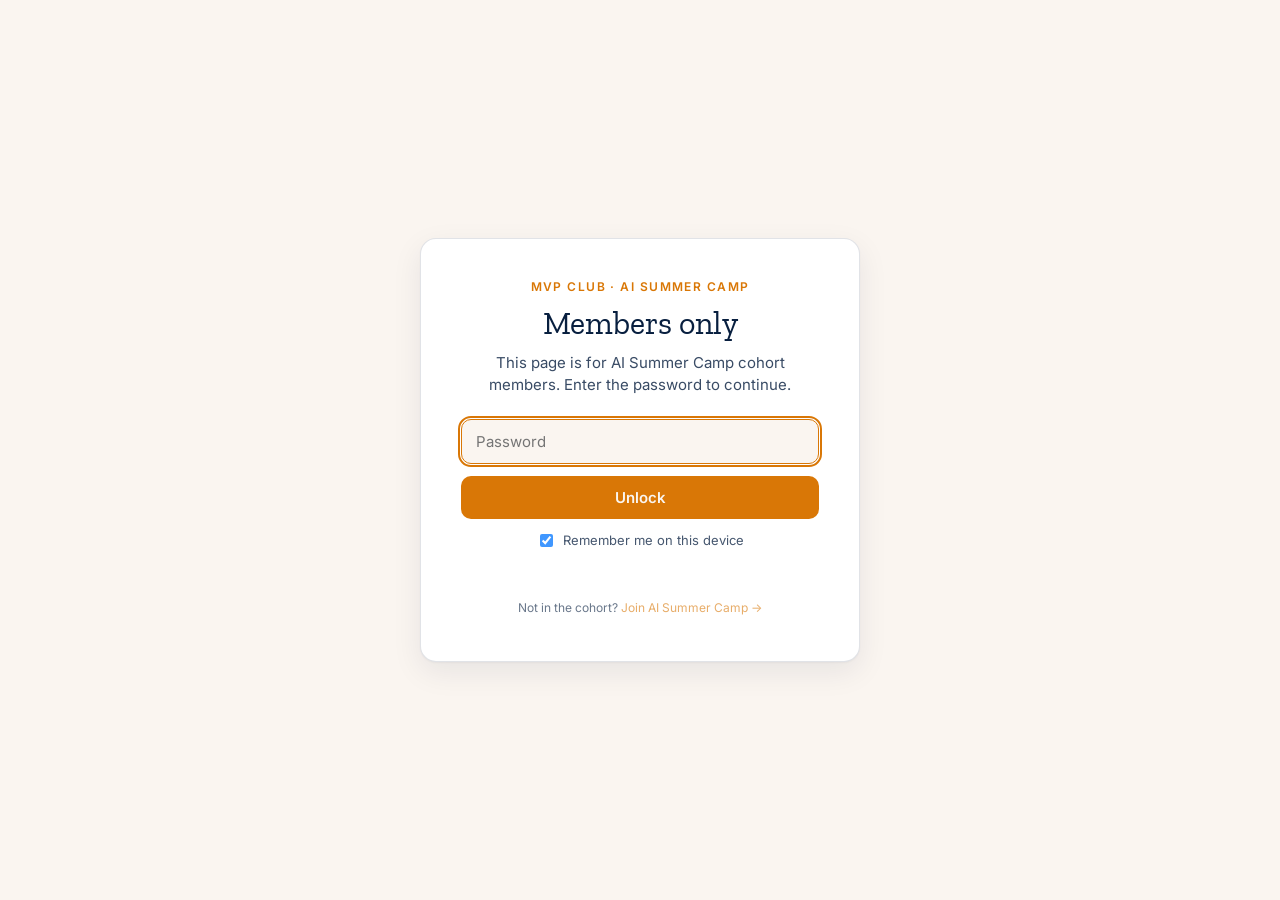
<file: summer-camp/3-build/index.html>
<!DOCTYPE html>
<html lang="en">
<head>
  <meta charset="UTF-8">
  <meta name="viewport" content="width=device-width, initial-scale=1.0">
  <meta name="robots" content="noindex">
  <title>AI Summer Camp — members only</title>
  <link rel="preconnect" href="https://fonts.googleapis.com">
  <link rel="preconnect" href="https://fonts.gstatic.com" crossorigin>
  <link href="https://fonts.googleapis.com/css2?family=Zilla+Slab:wght@400&family=Inter:wght@400;500;600&display=swap" rel="stylesheet">
  <style>
    :root{--warm-stone:#faf5f0;--navy:#081f3f;--amber:#d97706;--golden:#fbbf24;--golden-soft:#fef3c7;--card-bg:#fff;--border:rgba(8,31,63,.12)}
    *{box-sizing:border-box}
    body{margin:0;min-height:100vh;display:flex;align-items:center;justify-content:center;padding:32px;
      background:var(--warm-stone);color:var(--navy);font-family:'Inter',system-ui,sans-serif;-webkit-font-smoothing:antialiased}
    .lock{background:var(--card-bg);border:1px solid var(--border);border-radius:16px;
      box-shadow:0 1px 2px rgba(8,31,63,.04),0 10px 30px rgba(8,31,63,.08);
      padding:40px 40px 34px;max-width:440px;width:100%;text-align:center}
    .kicker{font-size:12px;font-weight:600;letter-spacing:.12em;text-transform:uppercase;color:var(--amber);margin:0 0 12px}
    h1{font-family:'Zilla Slab',Georgia,serif;font-weight:400;font-size:32px;line-height:1.1;margin:0 0 10px}
    p.sub{font-size:15px;opacity:.8;margin:0 0 22px;line-height:1.5}
    form{display:flex;flex-direction:column;gap:12px}
    input[type=password]{font-family:inherit;font-size:15px;padding:12px 14px;border:1px solid var(--border);
      border-radius:10px;background:var(--warm-stone);color:var(--navy);width:100%}
    input[type=password]:focus{outline:2px solid var(--amber);outline-offset:1px;border-color:var(--amber)}
    button{font-family:inherit;font-size:15px;font-weight:600;padding:12px 14px;border:none;border-radius:10px;
      background:var(--amber);color:var(--warm-stone);cursor:pointer}
    button:hover{background:var(--navy)}
    .row{display:flex;align-items:center;justify-content:center;gap:7px;font-size:13px;opacity:.75}
    .err{color:#9c4221;font-size:13px;min-height:18px;margin:2px 0 0;font-weight:600}
    .foot{margin-top:18px;font-size:12px;opacity:.6}
    .foot a{color:var(--amber);text-decoration:none}
  </style>
</head>
<body>
  <main class="lock">
    <p class="kicker">MVP Club · AI Summer Camp</p>
    <h1>Members only</h1>
    <p class="sub">This page is for AI Summer Camp cohort members. Enter the password to continue.</p>
    <form id="lockform" autocomplete="off">
      <input id="lockpw" type="password" placeholder="Password" autocomplete="current-password" autofocus>
      <button type="submit">Unlock</button>
      <label class="row"><input id="lockremember" type="checkbox" checked> Remember me on this device</label>
      <p id="lockerr" class="err" role="alert"></p>
    </form>
    <p class="foot">Not in the cohort? <a href="https://mvpclub.ai/summer-camp?utm_source=lessons&amp;utm_medium=referral&amp;utm_campaign=ai-summer-camp&amp;utm_content=company">Join AI Summer Camp →</a></p>
  </main>
  <script>var ENC={salt:"7OUf5lpb9039TYk5brS62w==",iv:"YOozMIqSRpDB3QSe",ct:"6nmASiaHdGjM2r3aa5T7lHvTti9UEKNU/S/Ruw24FD2k6ZFUZNeK0ucXng4IrevC5/GYSCByoQakz+Pr3Ea77grNsQ5oHpVbnGwypxm5w85oz8Za5LRUnN/5Nm/voZtWbVzZlc4/oHp/JQ41DC1afSe1roGaQ8no575sUspPm0R3i59puNmuSRUrYAqFActRYTbrQbMgeG/51qYublcHF512BcoYuXUkFT7tIAuIa/SXoEf0Fy/esyBR7LLBef9lGIG9Gl+6zC4y0Mp9kfR5PIliiH4d/EYh7HSW5xdxCpGv/BeyKUU4u86vxeze4Tz06XkIssE6uuvsup3xaQDw/qujgijLU4mvfZzZuw7Bm5WbaMISYzcN4JMfyrzQWBCFlni87gBK2p0tDt1DjcNY8U6ciU/kB75/QGujXMrnraFXkjhtiHbKFt1IjUyBSdpskCa1E524M3Yu/FxE8fb9AlNCv9umZIffltCfg3cSLiWY0OEr0sgxpd65rdczx1T7iaWvyqhlaremJYp1Lel4UU6tdd2InBxI/P3zed2DTN1Rlr7xuvAys1N3gMfMIAwTNlndeKKr37mKdAucumGmrzNxVJ09Ab7vPMFhXfO/6/G+NF24WCGOw9nvmyhMcistvo0O5SRoi58kpe6nJ+Zf3jAsERCie3qC5BPdlCMBePQxIyiVuTTMGOjGOS4N5SGKBzgotzWb8wFh5aokdksdWiUQIFb2U9BWzmsYwvl0PqR0ShPcYUUXWtpsVhi90aE7LFlbdI39xYb2WTz+gwqLDxXQmIm3S29QrN/O+BhaH23S569W544SXzfJlP+I0aOMbGoEiusatbZWdydJpeGfX2Ol+8CaZTMmAyOxBXI+2VtYRb+ucw7463vnmDBsKaWziX148m0/HOAq7zXmsTpBNbOQUK6XdU8Cs3TDkYY7ElGy4YAGuw0pQBepu64a+RG+/F7DcbPsy6ifCy7KTO2VqH8xm0RTu90Z5+G5GTzngie2FOKXxckZH+5MIMDs6nwkanGr+O3piWWI+RmDh4qlvA4V62m///[base64]/SxvcBvEqsKElC7wpUgnoyRJj+8xhNw8q/mORNIEoLSGvdrkSCbNlXZegcyYTveR0ZKX0nzuq8k8bFtQir7PT17G45o29XqHS1uXWMXBr7RfkREeSA+yPEviPtbwOJYYawMJTfhSrSwLgKSCvoceY3aPlpqflkuf+cE9OsYz/kmP7oQsbQh8H2i57zelb2JDgHlzY/bFbWzqfx8xOSytIIyQF4c+1257rGGuERuQgzFuzahefDqtDLp68VmdZ9IEKndISS9PtO/zFRe8Y8hE1UQmsBfJfX+N2o1ajKT8ZejdQD2fafW5uOHK4Gl92SWPVatRkQ8nWDaNFacD1JSxFUqhAZKtVVA+EfTn7XNMzP3hthZLwGf9Tqj7b+/2mZsCmtx0hIaioMsXWbD2k4VyT4TbUMgHuwg9a208dXn/qLXFIDnYny5GnL9mzGahuTTd+4QeK/[base64]/9GZgTli2Ux8jEyrDn7JwUARshpQfxIla1408ewaqjJg8HYvaN2I+LCctONITsHQZsf+diMu2etV+sBLoEUV5r0Y1uKIdFfRM5a/4AnOelQMot4X6p0K32Z/OAQqt6ccrC6eXOCd64Z6SiNDFdVPSg4Z3w2x1+Or2/+7VElg6QNdH9FX0TUfGr00E3d2teAALXNx0VCCpAo/RTIZbNldKukpfJhdfV4rFX8jCobLAwF5FxXaTpf65THL2Q0Ur2BcndryxgQ2iWuYTsrZImxWGf4M7SlJdwtOWkzImnnSobr6FJ5P/E//f6g9eBSD6+yGqAumGInoTNjIbeJx3ipXkg8Ybz8hu28wRNpq9vPq5NsEXC3RU3rYMkj9HvVG3NsbxBRHsGHCRsd6+HX3e7iaQ/YUVTsnRUAWFRwv0Yu9vmo9ewfD+FD+kRgy3M2oSa3L8YKO8D+iT4bpIBiSNkgUBzO/GWq1iYEDYVfYi4Ot+dYtHA7El+VBl+FmOgQ1AJGnLIhUB4l545RkG3xZwOTaYOnplpSN9sxyIfiGmXzEWctkvD6VdJriPd8ZmpFXVZE8Zsehi7oTodFZhv3MbrUT28dXweh3dKonj+VghZu+e04dfMgnEGdVOJrOk1C2wsPaMW2QWFjvyXkvzewJALIVoy2HJLxJ7E3/fjBlPYpHGvqSUgjfC8DNpuZehs/Wl8Xcqr/KoHRpQ8w34OUt+6xhKk6jSQfkMEEixXnLhCnbeNl1SO6uvPHv1Fyk6WSc/ZMw/vk3N5g7Iy1xmrQM1yeyXSak15hROMgDH9Bj/6xSyR+Za+j0Q4hrsxzFISS8snU9BYMtLtBdQIxcolqrDsXIUCKNSN1Ssv0hi9MUZtRWnEMwBc0Mtb69V1pFlWyRNz8QEAg0M7s7YSPAoppRvJiKzerArIrH3gzZngx/vGr+RjZ8iLV7GeSNCkQ+XDVUZNLsFpaud2iDMa7dUgXviu7BjrRNZ77yPSlE8VW3L+MWt52ACbrLNQYz6lWmPgrlZATMgKsdOBWsqjHl4gHPDqgT3YhOSvMeDihF/64Lu7xs0VrJLOUA/B5GsMTB0VULanJSKF0dyunvOz4eYjDRpfD99Rw09ozrpgsaJJIm5UHv0Rb294Nw7ry7LbSF8ZZbqtA0aGWOMxqZ4pSCYkq2/q2P5EUq/ZHwhMR6XF93EWVC4x3U5woEnNIiz6oYQYieP3w5SsxVRATrNesKXxh9sAG7R4mcpA5duDT2Lbg59w7eUWVpfiG9liOodaHfjCrPgmfEquoxTuVTdG9OxiaC8/jHnYBJjCRW4QiQMZgkokgMltN8phw554blDAzGOrpVakIQDf+cH2g+XfjKONW7OSeX6YDimDUsnYsTeXsYlKjxc7CmXmMicBPB2ULtlE+iESFDTEBsLzZJcyayb6KP+sXdQMIBA/LfihRRy5SNMoFZliIidTNup5cGkzHzRqUYV0s2YkqcFV10uxgfmdfo3ajxIw9glnBppUeVA/0gGxtcTKmkMgy5nnl+Uy+OrsmaXnxiYVOOiKitUaHJYM1hsKuYE=",iter:200000};</script>
  <script>
(function(){
  var STORE="mvpcamp_key_v1";
  var dec=new TextDecoder(), enc=new TextEncoder();
  function b64b(s){return Uint8Array.from(atob(s),function(c){return c.charCodeAt(0)});}
  function bb64(buf){return btoa(String.fromCharCode.apply(null,new Uint8Array(buf)));}
  function deriveKey(pw){
    return crypto.subtle.importKey("raw",enc.encode(pw),"PBKDF2",false,["deriveKey"]).then(function(base){
      return crypto.subtle.deriveKey({name:"PBKDF2",salt:b64b(ENC.salt),iterations:ENC.iter,hash:"SHA-256"},
        base,{name:"AES-GCM",length:256},true,["decrypt"]);
    });
  }
  function decryptWith(key){
    return crypto.subtle.decrypt({name:"AES-GCM",iv:b64b(ENC.iv)},key,b64b(ENC.ct)).then(function(buf){return dec.decode(buf);});
  }
  function reveal(html){document.open();document.write(html);document.close();}
  function unlock(pw,remember){
    return deriveKey(pw).then(function(key){
      return decryptWith(key).then(function(html){
        if(remember){crypto.subtle.exportKey("raw",key).then(function(raw){try{localStorage.setItem(STORE,bb64(raw));}catch(e){}});}
        reveal(html);return true;
      });
    }).catch(function(){return false;});
  }
  function tryStored(){
    var raw=null;try{raw=localStorage.getItem(STORE);}catch(e){}
    if(!raw)return Promise.resolve(false);
    return crypto.subtle.importKey("raw",b64b(raw),{name:"AES-GCM"},false,["decrypt"]).then(function(key){
      return decryptWith(key).then(function(html){reveal(html);return true;});
    }).catch(function(){try{localStorage.removeItem(STORE);}catch(e){}return false;});
  }
  document.addEventListener("DOMContentLoaded",function(){
    if(!window.crypto||!crypto.subtle){document.getElementById("lockerr").textContent="This browser can't unlock the page (needs a secure context).";return;}
    tryStored();
    var f=document.getElementById("lockform"), err=document.getElementById("lockerr");
    f.addEventListener("submit",function(e){
      e.preventDefault();err.textContent="";
      var pw=document.getElementById("lockpw").value;
      var remember=document.getElementById("lockremember").checked;
      unlock(pw,remember).then(function(ok){if(!ok){err.textContent="Incorrect password.";document.getElementById("lockpw").select();}});
    });
  });
})();
</script>
</body>
</html>
</file>
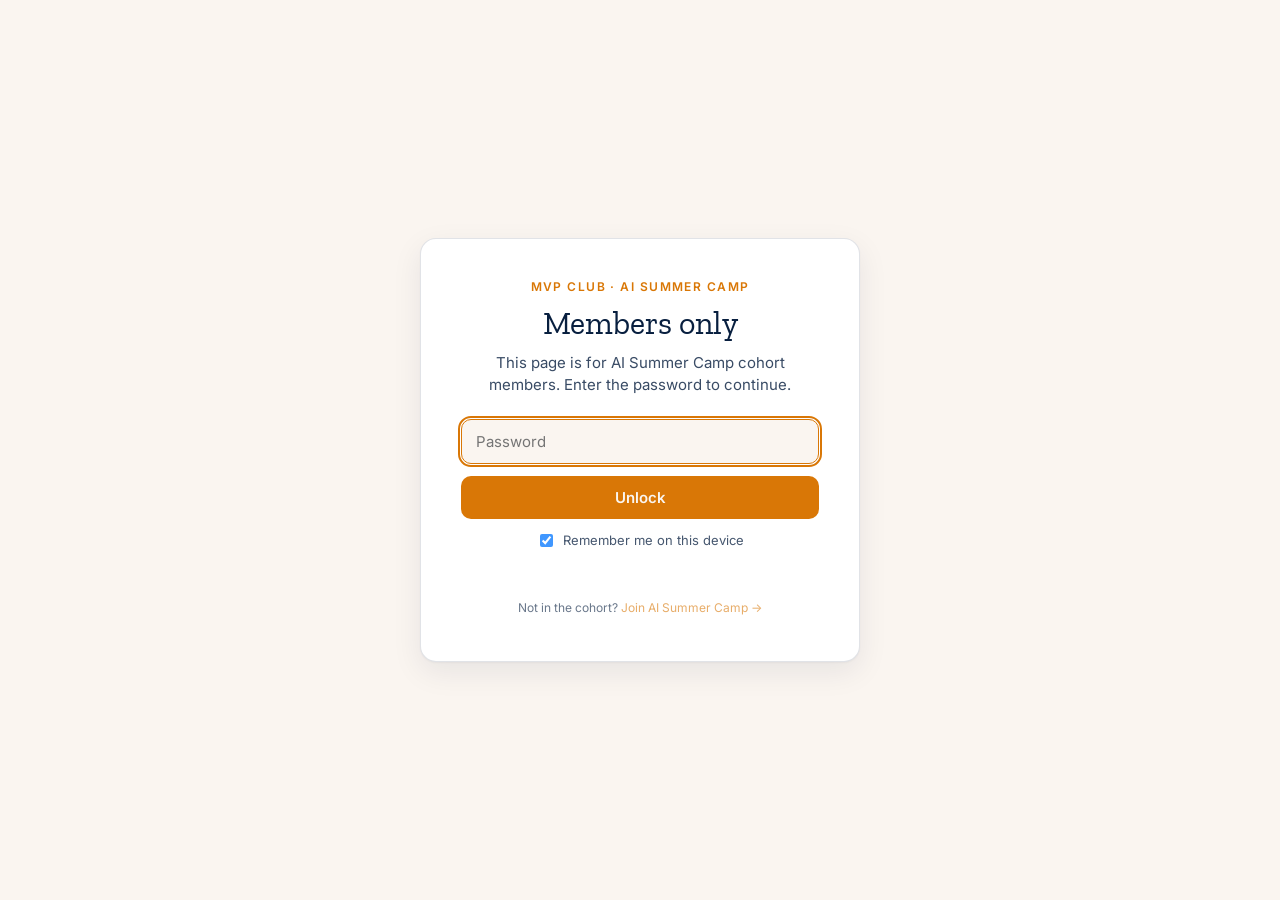
<file: summer-camp/4-demo/index.html>
<!DOCTYPE html>
<html lang="en">
<head>
  <meta charset="UTF-8">
  <meta name="viewport" content="width=device-width, initial-scale=1.0">
  <meta name="robots" content="noindex">
  <title>AI Summer Camp — members only</title>
  <link rel="preconnect" href="https://fonts.googleapis.com">
  <link rel="preconnect" href="https://fonts.gstatic.com" crossorigin>
  <link href="https://fonts.googleapis.com/css2?family=Zilla+Slab:wght@400&family=Inter:wght@400;500;600&display=swap" rel="stylesheet">
  <style>
    :root{--warm-stone:#faf5f0;--navy:#081f3f;--amber:#d97706;--golden:#fbbf24;--golden-soft:#fef3c7;--card-bg:#fff;--border:rgba(8,31,63,.12)}
    *{box-sizing:border-box}
    body{margin:0;min-height:100vh;display:flex;align-items:center;justify-content:center;padding:32px;
      background:var(--warm-stone);color:var(--navy);font-family:'Inter',system-ui,sans-serif;-webkit-font-smoothing:antialiased}
    .lock{background:var(--card-bg);border:1px solid var(--border);border-radius:16px;
      box-shadow:0 1px 2px rgba(8,31,63,.04),0 10px 30px rgba(8,31,63,.08);
      padding:40px 40px 34px;max-width:440px;width:100%;text-align:center}
    .kicker{font-size:12px;font-weight:600;letter-spacing:.12em;text-transform:uppercase;color:var(--amber);margin:0 0 12px}
    h1{font-family:'Zilla Slab',Georgia,serif;font-weight:400;font-size:32px;line-height:1.1;margin:0 0 10px}
    p.sub{font-size:15px;opacity:.8;margin:0 0 22px;line-height:1.5}
    form{display:flex;flex-direction:column;gap:12px}
    input[type=password]{font-family:inherit;font-size:15px;padding:12px 14px;border:1px solid var(--border);
      border-radius:10px;background:var(--warm-stone);color:var(--navy);width:100%}
    input[type=password]:focus{outline:2px solid var(--amber);outline-offset:1px;border-color:var(--amber)}
    button{font-family:inherit;font-size:15px;font-weight:600;padding:12px 14px;border:none;border-radius:10px;
      background:var(--amber);color:var(--warm-stone);cursor:pointer}
    button:hover{background:var(--navy)}
    .row{display:flex;align-items:center;justify-content:center;gap:7px;font-size:13px;opacity:.75}
    .err{color:#9c4221;font-size:13px;min-height:18px;margin:2px 0 0;font-weight:600}
    .foot{margin-top:18px;font-size:12px;opacity:.6}
    .foot a{color:var(--amber);text-decoration:none}
  </style>
</head>
<body>
  <main class="lock">
    <p class="kicker">MVP Club · AI Summer Camp</p>
    <h1>Members only</h1>
    <p class="sub">This page is for AI Summer Camp cohort members. Enter the password to continue.</p>
    <form id="lockform" autocomplete="off">
      <input id="lockpw" type="password" placeholder="Password" autocomplete="current-password" autofocus>
      <button type="submit">Unlock</button>
      <label class="row"><input id="lockremember" type="checkbox" checked> Remember me on this device</label>
      <p id="lockerr" class="err" role="alert"></p>
    </form>
    <p class="foot">Not in the cohort? <a href="https://mvpclub.ai/summer-camp?utm_source=lessons&amp;utm_medium=referral&amp;utm_campaign=ai-summer-camp&amp;utm_content=company">Join AI Summer Camp →</a></p>
  </main>
  <script>var ENC={salt:"7OUf5lpb9039TYk5brS62w==",iv:"Id5R8ZNZYKu71Vkt",ct:"FyUkw+8t+GaHCPZzactClNcO2uAPa8XyThnKPufNKImTewubWDPzGmjJBUCCD8I+p6ZUZ5Y/99jPIfvmlEh5iz/efKHed/VWIwdxsBftu5IRB7R7Fpw51cyiTPyhWGj/FIeqglYE7kdZzi6rUT6H2sdyfEu9cyJerae2tCdA7jCrkA1Dh1VAedVB4050GjTPtjWTX0j7l4fYhtyp3BcAWRZ2q91rIcSLR8I0TN1vvazcZ8odkIuB9t3eHavgWDNRem7eQd2KwC7Bmp2lifpCipsNiTjYbztNU2H3gsNQLgGZnUawQct8bSxI980/WsJhG/WMO7Sj92MOewclUZafNYEW438JEXoizTnie1LIaXmz7KRRJ8i8VtwbPIIxmJM4d4CRAyu7QWI1uOERuSIDUb7bzVvZQz3tmbrq3kEHDCL/84M1TItSOk/rytBc3q4u+sWjlFboKd5qBxtvEJ0sgdSMkhPzd+/6apa/v44jApgPULaidqa+HN83nyRuXxLkVkKDMFCkUxWHSv1doXJGRF7EmhULJxZLCnsLnW6xGdDFFz4FcPW2ybxp24U84XUhsk4ILEFywhBe6DxdwkafEOpmVkKc66CTWzszVvOHcgOwfbcoDikXYiGVTCLUFzwQMCWno02YyUIErDX1AK1JLFtIFELJg/pnzqRdVS/SyiWGMBODDEcEAiWs/oBbzaHNYOSTI6KJ3atK9wrXT5H8XKQ+dxLKryoNPCGff+Vvbgzu+IO6c5ulFz7hc9fTyOgUBCJBDe06w8u6pcKuCA9Y7548mvh1xd+WWo0OZlzwKpN6Z4CpqmfTypiXamnCmE7/sCu9j97wnLEd9KCCIU5T5uXjcwMLwpu8ckQgaEthBZVjZc6wPtdopWMtb3lCLh6sx3rZE9sGSz7OWVt5s4A/pI+sJGD1UVTobRqvKoWWlFhFBkVx4JRbKI8ihZ/Fc0BGHMOzu8aec1bFuJh9/8UUeqoGMuvRgecmkaW0wZn8/vWcHOTzgC41q+QBmEor8ceKJdceAKjqhMCj+w4w3zTYYuygGW+K8mvMAqt1xSYVawvj2h32GvywCwyvVd5ZMWU2XxhzSzqjXrBuSg1knjpoCaa2x8usJTxMgMfcsoDbw2irh2BIlDBElIKFM5dZbsD7FMLgHJjLkFyEj5kWKoNfzWQ/g7G/7H4cXC07HGCLURPgdvKJlupL5egPTGfiX29UJCUg7Uo/UEi53mBthquTBF64suyFGJXA4vjlJOpYZqnta4GFjnvNRBR6hvbIAuL6i3HIaQe67VTe4nkR7DdsqkLqThPhb7Ew3ZiTwr+Xl8Y4SksKpNJhBcwk5pCDH1B2ckD3i6eb+OSH5OnPn0eLKfBis7mhXrwqaecz5wiuxGZxNGse8S/x2W0CCU1XlMe7z9au+y4VH4yJfgDIlcAO1dlUyoVZSEFxrATrfiAHnIFlefidiQLpgBiJAbxC4B0PLGhSxo8Nfom4yjerfN6G0N/k38JNba0k5Az/vuzvruFAmQ3rMcReM2HBHV9xR2eJYvYok5OzEP9i0/oH71TiSgav1Xs9edHPi7vPHmi1k2P9Bxl6k4c6Z9BvqwNcsFfdkPMMn2foR5z77jaAMHu2A7lMGC6Ysd3OZ/ZR6QBRpmG/GnJaFnt80ZI8vHTZEh+qdRbHFz3b97obRi5Z/Bi4XIEIWZIcSolTuiCSZEQj/lUf2KaWn9G0dnzdu5cZxHE21H7mJK4oxN9Q3js01OzluYMbZcwVnC4+vpzUxCk1gx9OoMZZynfdSz5g3s6PBEFyB7N99+6A0z82UDAYxK1IbCKSK9TOu/JfVdQGXdmH4Gz6ysl4dtXfMosCPYfvfr1/LGkC4conZ5hLeM3i/jagXSR0nP0Sww7AgLDHhjJxdhNQnt8UGrRWpOQzLE5mcUd1JJ7NVhddbVmVbRTBx7wziJ2F0D3go2S9gEA52Gn/jT+MQBf7WxfeEzspZ5Yudpf6YBLjVJMU0EKOY9gKnXxitaWpW/JM/TWeyRVtUP6VmIXvURlct0iXXmxi/U3LPVr0SML4v7cGbeGurQG++ys6u3EUqZxezOrIcjYVyqjIMGLqkDz/3Iz2N2zqmnGgwjoFdO3aHJdSBcCCVMsoZ4Csrg1nYVkr0DdKUl5hgjALSaN02r5ak812KEp+KGbddo/BYQ2tIvAkiuF7UB/WgzKDiaDQrzn4CAxBna9QRQ2oDZbccGc73UGSGWDjkr4yp3syHWcA9oYRy9Bdi/[base64]/zbNBj9V72wHn42JI0I6He1YQTTmMUe/zd2urbkFbFsvcKFSAp8A3D45GDAuZ0KfXlmbW9VLVSiySieGa/kGzoY2Z//L+sCZHnZffxH68i4YgpkCTKxbCJ0a+GOaHPCV1bskIjA9WjdpVN7l88etNCY3UoYDVH7ojj3XGftf7e9Jmq+6NlxnrfOvY1dKv9fpofk+q487YrmQnviba6EWR52SLxioz/HooG6ap3P/juGsIFCL2M7apHJBxvfCgbGozICRDgWNWNtqvbyiEdV+j/h/eA8v5h7pSKM7WdaINeymvJGCK+YM8vpDP9tItIyBCK94DPHwMMKRpuNKhAUikTNBSWtyH7sDIn8G1n0bgtyw7Rm+lFOQYqFsXlI8uRPSDcPVrGP1uPJeiHcFmRAzc+T9Xp+YqnMCzqQf8M2puKWaf11rEvbm4pS2g3mPQ+6dYj6ZXwoCixVa/o4asrYkvy+KkU23ioGGSL9ovdHR3Li0WTjYEhU+VLu9ilf5Gi9bjGCgXz2vIX+BDwKgJYJWHxlrq7nQ4RZ1eWhY5Pg8Z07xPBwPOKBN8tZZyKMKySR+2Q3KEqDksOZ9YDax/fwlaa/zdQ7hKyJZW6QyUchfji6uH3xPgrHM/J9Z2SjX2LPlp6NpWGT98XEoB+co2iXGqvfeb37869xacb9WubwxrfJnXUcc879KXCfNVK4SeqbznXBK4hpTWXsFPk2BKHdm6k66yKqEw/SYSK2E/wvanHH1fIwLu+hhIjRQVTNeXEyAssGecaZXodrHJG9oeHIKVno8c6/d0XaMKNfE6CVxw/x28EjbOpSrxaXDhBmxIWs/SBO6zLGmpxvOkHj32rlR0vClKPcByPPogjUJprBsv0TuugiAqesTrMHqdGlYV9eAGXyBVKLxCJZpZfDceVkk7KcpoHOCJbucfowVrlR+5AW9fmNv2BI1p7s9FjJyeU5wMT3klDdHHBJk=",iter:200000};</script>
  <script>
(function(){
  var STORE="mvpcamp_key_v1";
  var dec=new TextDecoder(), enc=new TextEncoder();
  function b64b(s){return Uint8Array.from(atob(s),function(c){return c.charCodeAt(0)});}
  function bb64(buf){return btoa(String.fromCharCode.apply(null,new Uint8Array(buf)));}
  function deriveKey(pw){
    return crypto.subtle.importKey("raw",enc.encode(pw),"PBKDF2",false,["deriveKey"]).then(function(base){
      return crypto.subtle.deriveKey({name:"PBKDF2",salt:b64b(ENC.salt),iterations:ENC.iter,hash:"SHA-256"},
        base,{name:"AES-GCM",length:256},true,["decrypt"]);
    });
  }
  function decryptWith(key){
    return crypto.subtle.decrypt({name:"AES-GCM",iv:b64b(ENC.iv)},key,b64b(ENC.ct)).then(function(buf){return dec.decode(buf);});
  }
  function reveal(html){document.open();document.write(html);document.close();}
  function unlock(pw,remember){
    return deriveKey(pw).then(function(key){
      return decryptWith(key).then(function(html){
        if(remember){crypto.subtle.exportKey("raw",key).then(function(raw){try{localStorage.setItem(STORE,bb64(raw));}catch(e){}});}
        reveal(html);return true;
      });
    }).catch(function(){return false;});
  }
  function tryStored(){
    var raw=null;try{raw=localStorage.getItem(STORE);}catch(e){}
    if(!raw)return Promise.resolve(false);
    return crypto.subtle.importKey("raw",b64b(raw),{name:"AES-GCM"},false,["decrypt"]).then(function(key){
      return decryptWith(key).then(function(html){reveal(html);return true;});
    }).catch(function(){try{localStorage.removeItem(STORE);}catch(e){}return false;});
  }
  document.addEventListener("DOMContentLoaded",function(){
    if(!window.crypto||!crypto.subtle){document.getElementById("lockerr").textContent="This browser can't unlock the page (needs a secure context).";return;}
    tryStored();
    var f=document.getElementById("lockform"), err=document.getElementById("lockerr");
    f.addEventListener("submit",function(e){
      e.preventDefault();err.textContent="";
      var pw=document.getElementById("lockpw").value;
      var remember=document.getElementById("lockremember").checked;
      unlock(pw,remember).then(function(ok){if(!ok){err.textContent="Incorrect password.";document.getElementById("lockpw").select();}});
    });
  });
})();
</script>
</body>
</html>
</file>
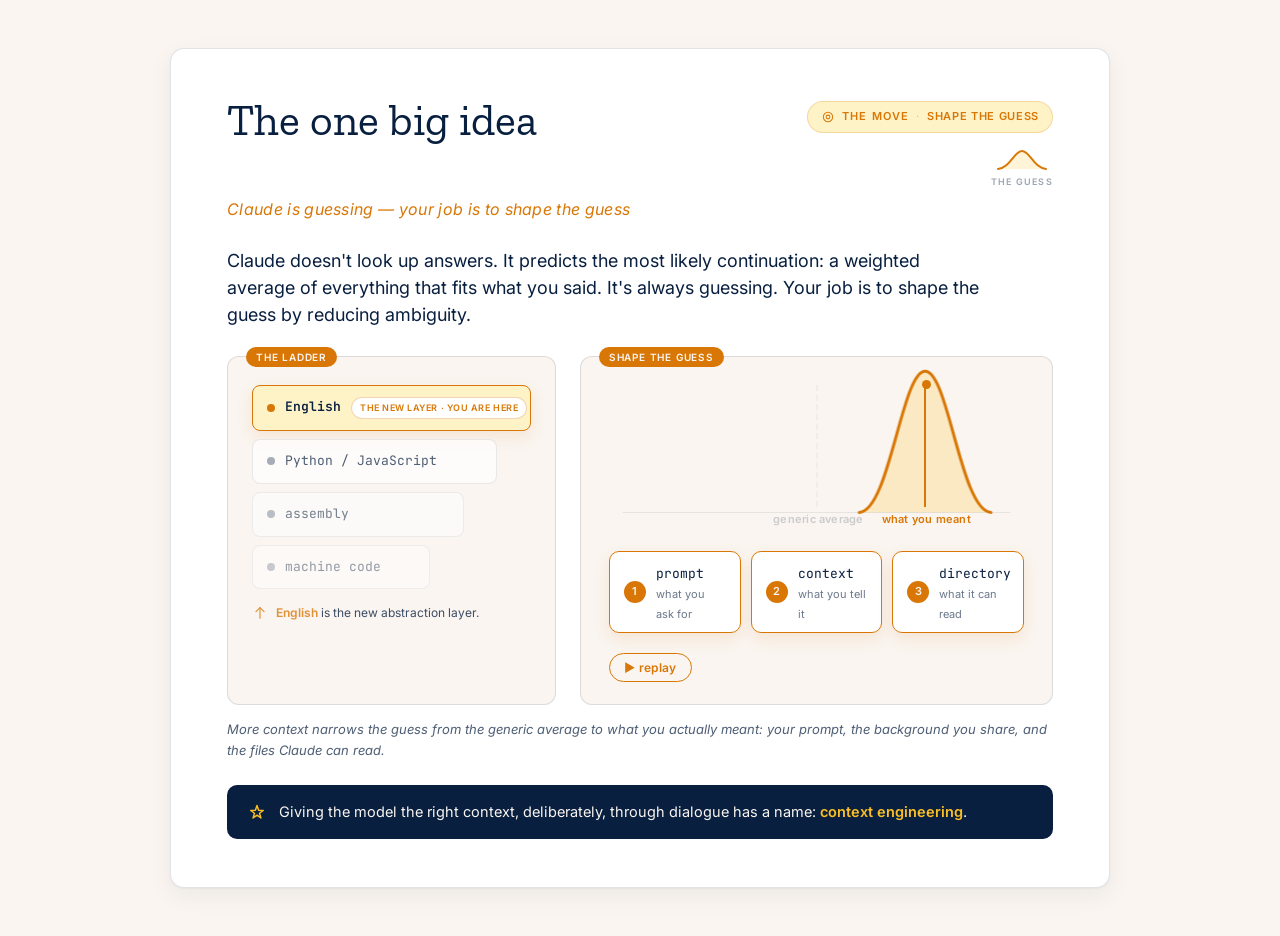
<file: summer-camp/the-one-big-idea.html>
<!DOCTYPE html>
<html lang="en">
<head>
  <meta charset="UTF-8">
  <meta name="viewport" content="width=device-width, initial-scale=1.0">
  <title>The one big idea — shape the guess</title>
  <meta name="description" content="The one big idea behind working well with AI: the model is always guessing, and your job is to shape the guess by adding context. An animated bell curve shows how more context narrows the guess from the generic average to what you actually meant.">
  <link rel="preconnect" href="https://fonts.googleapis.com">
  <link rel="preconnect" href="https://fonts.gstatic.com" crossorigin>
  <link href="https://fonts.googleapis.com/css2?family=Zilla+Slab:wght@400&family=Inter:wght@400;500;600&family=JetBrains+Mono:wght@400&display=swap" rel="stylesheet">
  <style>
    :root {
      --warm-stone: #faf5f0;
      --navy: #081f3f;
      --amber: #d97706;
      --golden: #fbbf24;
      --golden-soft: #fef3c7;
      --navy-soft: rgba(8, 31, 63, 0.06);
      --card-bg: #ffffff;
      --border-subtle: rgba(8, 31, 63, 0.12);
    }
    * { box-sizing: border-box; }
    html { scroll-behavior: smooth; }
    body {
      margin: 0;
      background: var(--warm-stone);
      color: var(--navy);
      font-family: 'Inter', system-ui, -apple-system, sans-serif;
      font-size: 16px;
      line-height: 1.6;
      -webkit-font-smoothing: antialiased;
      text-rendering: optimizeLegibility;
      /* center the single card in the viewport */
      min-height: 100vh;
      display: flex;
      align-items: center;
      justify-content: center;
      padding: 48px 24px;
    }
    h2 { font-family: 'Zilla Slab', Georgia, serif; font-weight: 400; color: var(--navy); line-height: 1.2; }
    p { margin: 0 0 16px; }
    strong { font-weight: 600; }

    .share-wrap { width: 100%; max-width: 940px; }

    /* ===== Card ===== */
    .section-card {
      background: var(--card-bg);
      border: 1px solid var(--border-subtle);
      border-radius: 14px;
      padding: 48px 56px;
      margin: 0;
      box-shadow: 0 1px 2px rgba(8, 31, 63, 0.04), 0 8px 24px rgba(8, 31, 63, 0.06);
    }
    .section-head {
      display: flex;
      align-items: flex-start;
      justify-content: space-between;
      gap: 20px;
      flex-wrap: wrap;
    }
    .section-head .section-title-row { flex: 1 1 320px; margin-bottom: 0; }
    .section-title-row { display: flex; align-items: baseline; gap: 18px; flex-wrap: wrap; }
    .section-title {
      font-family: 'Zilla Slab', Georgia, serif;
      font-weight: 400;
      font-size: 44px;
      line-height: 1.05;
      margin: 0;
    }
    .section-subtitle {
      font-style: italic;
      color: var(--amber);
      font-size: 16px;
      margin: 8px 0 24px;
      letter-spacing: 0.02em;
    }
    .lede {
      font-size: 18px;
      line-height: 1.5;
      margin: 0 0 28px;
      color: var(--navy);
      max-width: 760px;
    }
    .head-aside {
      display: flex;
      flex-direction: column;
      align-items: flex-end;
      gap: 12px;
      padding-top: 4px;
    }

    /* THE MOVE pill */
    .move-tag {
      display: inline-flex;
      align-items: center;
      gap: 7px;
      background: var(--golden-soft);
      color: var(--amber);
      border: 1px solid rgba(217, 118, 6, 0.22);
      border-radius: 999px;
      padding: 6px 13px;
      font-family: 'Inter', sans-serif;
      font-size: 11px;
      font-weight: 600;
      letter-spacing: 0.1em;
      text-transform: uppercase;
      white-space: nowrap;
    }
    .move-tag svg { display: block; }
    .move-tag .move-tag-sep { opacity: 0.45; font-weight: 400; }
    .move-tag .move-tag-skill { letter-spacing: 0.06em; }

    /* shape-the-guess mini glyph */
    .guess-meter { display: flex; flex-direction: column; align-items: center; gap: 4px; }
    .guess-meter svg { display: block; }
    .guess-meter .gm-label {
      font-family: 'Inter', sans-serif;
      font-size: 9px;
      letter-spacing: 0.14em;
      text-transform: uppercase;
      font-weight: 600;
      color: var(--navy);
      opacity: 0.4;
    }

    /* ===== Idea grid: ladder + bell ===== */
    .idea-grid {
      display: grid;
      grid-template-columns: minmax(0, 0.82fr) minmax(0, 1.18fr);
      gap: 24px;
      align-items: stretch;
      margin: 8px 0 4px;
    }
    .idea-grid .bell { margin: 0; height: 100%; }

    /* Abstraction ladder */
    .ladder {
      background: var(--warm-stone);
      border: 1px solid var(--border-subtle);
      border-radius: 12px;
      padding: 24px 24px 22px;
      position: relative;
      display: flex;
      flex-direction: column;
    }
    .ladder-label {
      position: absolute;
      top: -10px; left: 18px;
      background: var(--amber);
      color: var(--warm-stone);
      padding: 2px 10px;
      border-radius: 10px;
      font-family: 'Inter', sans-serif;
      font-size: 10px;
      letter-spacing: 0.08em;
      text-transform: uppercase;
      font-weight: 600;
    }
    .ladder-rungs { display: flex; flex-direction: column; gap: 8px; margin-top: 4px; }
    .rung {
      display: flex;
      align-items: center;
      gap: 10px;
      border-radius: 8px;
      padding: 11px 14px;
      font-family: 'JetBrains Mono', monospace;
      font-size: 13px;
      border: 1px solid var(--border-subtle);
      background: var(--card-bg);
      color: var(--navy);
      position: relative;
    }
    .rung.r-machine  { width: 64%;  opacity: 0.42; }
    .rung.r-assembly { width: 76%;  opacity: 0.54; }
    .rung.r-lang     { width: 88%;  opacity: 0.7; }
    .rung.r-english {
      width: 100%;
      opacity: 1;
      background: var(--golden-soft);
      border-color: var(--amber);
      box-shadow: 0 6px 16px rgba(217, 118, 6, 0.12);
      color: var(--navy);
      font-weight: 600;
    }
    .rung .rung-dot { flex: none; width: 8px; height: 8px; border-radius: 50%; background: var(--navy); opacity: 0.5; }
    .rung.r-english .rung-dot { background: var(--amber); opacity: 1; }
    .rung .rung-name { flex: 1; }
    .rung .here-tag {
      flex: none;
      font-family: 'Inter', sans-serif;
      font-size: 9px;
      letter-spacing: 0.06em;
      text-transform: uppercase;
      font-weight: 600;
      color: var(--amber);
      background: var(--card-bg);
      border: 1px solid rgba(217, 118, 6, 0.3);
      border-radius: 999px;
      padding: 3px 8px;
      white-space: nowrap;
    }
    .ladder-spine {
      display: flex;
      align-items: center;
      gap: 8px;
      margin-top: 14px;
      font-family: 'Inter', sans-serif;
      font-size: 12px;
      color: var(--navy);
      opacity: 0.78;
    }
    .ladder-spine strong { color: var(--amber); font-weight: 600; }
    .ladder-spine svg { flex: none; }

    /* ===== The animated bell curve ===== */
    .bell {
      background: var(--warm-stone);
      border: 1px solid var(--border-subtle);
      border-radius: 12px;
      padding: 24px 28px 22px;
      position: relative;
    }
    .bell-label {
      position: absolute;
      top: -10px; left: 18px;
      background: var(--amber);
      color: var(--warm-stone);
      padding: 2px 10px;
      border-radius: 10px;
      font-family: 'Inter', sans-serif;
      font-size: 10px;
      letter-spacing: 0.08em;
      text-transform: uppercase;
      font-weight: 600;
    }
    .bell-stage { display: flex; flex-direction: column; gap: 18px; }
    .bell-plot { position: relative; width: 100%; }
    .bell-svg { display: block; width: 100%; height: auto; overflow: visible; }
    .bell-svg .axis { stroke: var(--border-subtle); stroke-width: 1; }

    /* The curve group. transform-origin centered on the baseline so scaling
       pinches symmetrically; the .animate state narrows + heightens + slides
       it right so the peak lands ON the target marker. */
    .bell-svg .curve {
      transform-box: fill-box;
      transform-origin: 50% 100%;
      transition: none;
    }
    .bell-svg .curve-fill { fill: var(--golden); opacity: 0.22; }
    .bell-svg .curve-line {
      fill: none;
      stroke: var(--amber);
      stroke-width: 3;
      stroke-linejoin: round;
      stroke-linecap: round;
      vector-effect: non-scaling-stroke;
    }

    .bell-marker {
      position: absolute;
      top: 4px; bottom: 26px;
      width: 0;
      border-left: 2px dashed var(--border-subtle);
      transition: opacity 0.4s ease;
    }
    .bell-marker .bell-marker-cap {
      position: absolute;
      bottom: -22px;
      left: 50%;
      transform: translateX(-50%);
      white-space: nowrap;
      font-family: 'Inter', sans-serif;
      font-size: 11px;
      font-weight: 600;
      letter-spacing: 0.02em;
      color: var(--navy);
      opacity: 0.65;
    }
    .bell-marker.avg { left: 50%; }
    .bell-marker.target { left: 76%; border-left-color: var(--amber); opacity: 0.35; }
    .bell-marker.target .bell-marker-cap { color: var(--amber); opacity: 1; }
    .bell .bell-marker.target .bell-marker-dot {
      position: absolute;
      top: -5px; left: 50%;
      width: 9px; height: 9px;
      margin-left: -4.5px;
      border-radius: 50%;
      background: var(--amber);
      box-shadow: 0 0 0 0 rgba(217, 118, 6, 0.4);
    }

    .bell-chips { display: flex; gap: 10px; flex-wrap: wrap; }
    .bell-chip {
      flex: 1 1 0;
      min-width: 120px;
      display: flex;
      align-items: center;
      gap: 10px;
      background: var(--card-bg);
      border: 1px solid var(--border-subtle);
      border-radius: 10px;
      padding: 10px 14px;
      opacity: 0.4;
      transform: translateY(4px);
      transition: opacity 0.35s ease, transform 0.35s ease, border-color 0.35s ease, box-shadow 0.35s ease;
    }
    .bell-chip .bell-chip-num {
      flex: none;
      width: 22px; height: 22px;
      border-radius: 50%;
      display: flex;
      align-items: center;
      justify-content: center;
      font-family: 'Inter', sans-serif;
      font-size: 11px;
      font-weight: 600;
      background: var(--navy-soft);
      color: var(--navy);
      transition: background 0.35s ease, color 0.35s ease;
    }
    .bell-chip .bell-chip-text { line-height: 1.25; }
    .bell-chip .bell-chip-name { font-family: 'JetBrains Mono', monospace; font-size: 13px; color: var(--navy); font-weight: 400; }
    .bell-chip .bell-chip-role { font-family: 'Inter', sans-serif; font-size: 11px; color: var(--navy); opacity: 0.6; }

    /* Animated state (gated behind .animate) */
    .bell.animate .bell-svg .curve { animation: bell-sharpen 1.7s cubic-bezier(0.45, 0.05, 0.2, 1) forwards; }
    .bell.animate .bell-marker.avg { animation: bell-avg-fade 1.7s ease forwards; }
    .bell.animate .bell-marker.target { animation: bell-target-rise 1.7s ease forwards; }
    .bell.animate .bell-marker.target .bell-marker-dot { animation: bell-target-pulse 1.4s ease-out 1s 1; }
    .bell.animate .bell-chip.lit {
      opacity: 1;
      transform: translateY(0);
      border-color: var(--amber);
      box-shadow: 0 6px 16px rgba(217, 118, 6, 0.12);
    }
    .bell.animate .bell-chip.lit .bell-chip-num { background: var(--amber); color: var(--warm-stone); }
    .bell.animate .bell-chip:nth-child(1) { transition-delay: 0.55s; }
    .bell.animate .bell-chip:nth-child(2) { transition-delay: 0.95s; }
    .bell.animate .bell-chip:nth-child(3) { transition-delay: 1.35s; }

    /* end-peak translate tuned so the narrowed peak lands ON the 76% target */
    @keyframes bell-sharpen {
      0%   { transform: translateX(0)    scaleX(1)    scaleY(1); }
      100% { transform: translateX(28%)  scaleX(0.34) scaleY(1.7); }
    }
    @keyframes bell-avg-fade { 0% { opacity: 1; } 100% { opacity: 0.3; } }
    @keyframes bell-target-rise {
      0%   { opacity: 0.35; border-left-style: dashed; }
      60%  { opacity: 1; }
      100% { opacity: 1; border-left-style: solid; }
    }
    @keyframes bell-target-pulse {
      0%   { box-shadow: 0 0 0 0 rgba(217, 118, 6, 0.5); }
      100% { box-shadow: 0 0 0 14px rgba(217, 118, 6, 0); }
    }

    .bell-replay {
      align-self: flex-start;
      margin-top: 2px;
      background: transparent;
      color: var(--amber);
      border: 1px solid var(--amber);
      padding: 6px 14px;
      border-radius: 20px;
      font-family: 'Inter', sans-serif;
      font-size: 12px;
      font-weight: 600;
      letter-spacing: 0.03em;
      cursor: pointer;
      transition: background 0.15s, color 0.15s;
    }
    .bell-replay:hover { background: var(--amber); color: var(--warm-stone); }
    .bell-replay:focus-visible { outline: 2px solid var(--navy); outline-offset: 2px; }

    .bell-caption { font-size: 13px; opacity: 0.72; margin: 14px 0 0; font-style: italic; }

    /* closing takeaway strip */
    .takeaway {
      display: flex;
      gap: 12px;
      align-items: flex-start;
      background: var(--navy);
      color: var(--warm-stone);
      border-radius: 10px;
      padding: 16px 20px;
      margin: 24px 0 0;
      font-size: 14.5px;
      line-height: 1.5;
    }
    .takeaway svg { flex: none; margin-top: 2px; }
    .takeaway strong { color: var(--golden); font-weight: 600; }

    /* narrow screens: pull the two marker captions apart so they never collide */
    @media (max-width: 560px) {
      .bell-marker.avg .bell-marker-cap { left: auto; right: 6px; transform: none; }
      .bell-marker.target .bell-marker-cap { left: 6px; right: auto; transform: none; }
    }
    @media (max-width: 760px) {
      .section-card { padding: 32px 26px; }
      .section-title { font-size: 34px; }
      .idea-grid { grid-template-columns: 1fr; }
    }

    /* reduced motion: show the END state directly */
    @media (prefers-reduced-motion: reduce) {
      .bell.animate .bell-svg .curve,
      .bell.animate .bell-marker.avg,
      .bell.animate .bell-marker.target,
      .bell.animate .bell-marker.target .bell-marker-dot { animation: none; }
      .bell-svg .curve { transform: translateX(28%) scaleX(0.34) scaleY(1.7); }
      .bell-marker.avg { opacity: 0.3; }
      .bell-marker.target { opacity: 1; border-left-style: solid; }
      .bell-chip { opacity: 1; transform: none; border-color: var(--amber); box-shadow: 0 6px 16px rgba(217, 118, 6, 0.12); transition: none; }
      .bell-chip .bell-chip-num { background: var(--amber); color: var(--warm-stone); }
    }
  </style>
</head>
<body>
  <div class="share-wrap">
    <section class="section-card" id="s2">
      <div class="section-head">
        <div class="section-title-row">
          <h2 class="section-title">The one big idea</h2>
        </div>
        <div class="head-aside">
          <span class="move-tag">
            <svg width="14" height="14" viewBox="0 0 24 24" fill="none" stroke="#d97706" stroke-width="1.75" stroke-linecap="round" stroke-linejoin="round" aria-hidden="true">
              <circle cx="12" cy="12" r="8"></circle><circle cx="12" cy="12" r="3.2"></circle>
            </svg>
            The move <span class="move-tag-sep">·</span> <span class="move-tag-skill">shape the guess</span>
          </span>
          <div class="guess-meter" title="The guess starts wide and flat">
            <svg width="52" height="26" viewBox="0 0 52 26" fill="none" aria-hidden="true">
              <path d="M2 24 C 14 23, 18 6, 26 6 C 34 6, 38 23, 50 24" stroke="#d97706" stroke-width="2" stroke-linecap="round" stroke-linejoin="round" fill="#fbbf24" fill-opacity="0.18"></path>
            </svg>
            <span class="gm-label">the guess</span>
          </div>
        </div>
      </div>
      <div class="section-subtitle">Claude is guessing — your job is to shape the guess</div>

      <p class="lede">Claude doesn't look up answers. It predicts the most likely continuation: a weighted average of everything that fits what you said. It's always guessing. Your job is to shape the guess by reducing ambiguity.</p>

      <div class="idea-grid">
        <!-- The abstraction ladder -->
        <div class="ladder" aria-label="The abstraction ladder, from machine code at the bottom to English at the top, with English highlighted as the new layer you work in.">
          <span class="ladder-label">The ladder</span>
          <div class="ladder-rungs">
            <div class="rung r-english">
              <span class="rung-dot"></span>
              <span class="rung-name">English</span>
              <span class="here-tag">the new layer · you are here</span>
            </div>
            <div class="rung r-lang">
              <span class="rung-dot"></span>
              <span class="rung-name">Python / JavaScript</span>
            </div>
            <div class="rung r-assembly">
              <span class="rung-dot"></span>
              <span class="rung-name">assembly</span>
            </div>
            <div class="rung r-machine">
              <span class="rung-dot"></span>
              <span class="rung-name">machine code</span>
            </div>
          </div>
          <div class="ladder-spine">
            <svg width="16" height="16" viewBox="0 0 24 24" fill="none" stroke="#d97706" stroke-width="1.75" stroke-linecap="round" stroke-linejoin="round" aria-hidden="true">
              <line x1="12" y1="20" x2="12" y2="4"></line><polyline points="6 10 12 4 18 10"></polyline>
            </svg>
            <span><strong>English</strong> is the new abstraction layer.</span>
          </div>
        </div>

        <!-- Signature visual: the animated bell curve -->
        <div class="bell" id="bell">
          <span class="bell-label">Shape the guess</span>
          <div class="bell-stage">
            <div class="bell-plot">
              <svg class="bell-svg" viewBox="0 0 600 220" role="img"
                   aria-label="A wide, flat probability curve centered on a generic-average marker narrows into a tall, sharp peak that slides right to the what-you-meant target as context is added.">
                <!-- baseline axis -->
                <line class="axis" x1="20" y1="190" x2="580" y2="190"></line>
                <!-- curve group: drawn wide & flat, centered at x=300; the .animate
                     state narrows + heightens + slides it right via transform -->
                <g class="curve">
                  <path class="curve-fill"
                        d="M 20 190
                           C 150 188, 200 70, 300 70
                           C 400 70, 450 188, 580 190
                           L 580 190 L 20 190 Z"></path>
                  <path class="curve-line"
                        d="M 20 190
                           C 150 188, 200 70, 300 70
                           C 400 70, 450 188, 580 190"></path>
                </g>
              </svg>
              <!-- markers overlaid on the plot -->
              <div class="bell-marker avg">
                <span class="bell-marker-cap">generic average</span>
              </div>
              <div class="bell-marker target">
                <span class="bell-marker-dot"></span>
                <span class="bell-marker-cap">what you meant</span>
              </div>
            </div>

            <div class="bell-chips">
              <div class="bell-chip">
                <span class="bell-chip-num">1</span>
                <span class="bell-chip-text">
                  <span class="bell-chip-name">prompt</span><br>
                  <span class="bell-chip-role">what you ask for</span>
                </span>
              </div>
              <div class="bell-chip">
                <span class="bell-chip-num">2</span>
                <span class="bell-chip-text">
                  <span class="bell-chip-name">context</span><br>
                  <span class="bell-chip-role">what you tell it</span>
                </span>
              </div>
              <div class="bell-chip">
                <span class="bell-chip-num">3</span>
                <span class="bell-chip-text">
                  <span class="bell-chip-name">directory</span><br>
                  <span class="bell-chip-role">what it can read</span>
                </span>
              </div>
            </div>

            <button type="button" class="bell-replay" id="bell-replay" aria-label="Replay the bell-curve animation">▶ replay</button>
          </div>
        </div>
      </div>

      <p class="bell-caption">More context narrows the guess from the generic average to what you actually meant: your prompt, the background you share, and the files Claude can read.</p>

      <div class="takeaway">
        <svg width="20" height="20" viewBox="0 0 24 24" fill="none" stroke="#fbbf24" stroke-width="1.75" stroke-linecap="round" stroke-linejoin="round" aria-hidden="true">
          <path d="M12 3l1.9 5.6L19.5 9l-4.5 3.3L16.7 18 12 14.6 7.3 18l1.7-5.7L4.5 9l5.6-.4z"></path>
        </svg>
        <span>Giving the model the right context, deliberately, through dialogue has a name: <strong>context engineering</strong>.</span>
      </div>
    </section>
  </div>

  <script>
    // ===== Bell-curve animation control =====
    const bell = document.getElementById('bell');
    const replayBtn = document.getElementById('bell-replay');

    function runBell() {
      if (!bell) return;
      bell.classList.remove('animate');
      const chips = bell.querySelectorAll('.bell-chip');
      chips.forEach(c => c.classList.remove('lit'));
      // Force reflow so removing/re-adding .animate restarts the keyframes.
      void bell.offsetWidth;
      bell.classList.add('animate');
      chips.forEach(c => c.classList.add('lit'));
    }

    // Trigger once when the bell scrolls into view at >=50% visibility.
    let bellPlayed = false;
    if (bell) {
      const bellObserver = new IntersectionObserver((entries) => {
        entries.forEach((entry) => {
          if (entry.isIntersecting && entry.intersectionRatio >= 0.5 && !bellPlayed) {
            bellPlayed = true;
            runBell();
            bellObserver.disconnect();
          }
        });
      }, { threshold: [0, 0.5, 1] });
      bellObserver.observe(bell);

      // Fallback: this is a single-card page, so the curve is visible immediately.
      // If the observer hasn't fired shortly after load, play it anyway.
      window.addEventListener('load', () => {
        setTimeout(() => {
          if (!bellPlayed) { bellPlayed = true; runBell(); }
        }, 600);
      });

      if (replayBtn) replayBtn.addEventListener('click', runBell);
    }
  </script>
</body>
</html>
</file>
